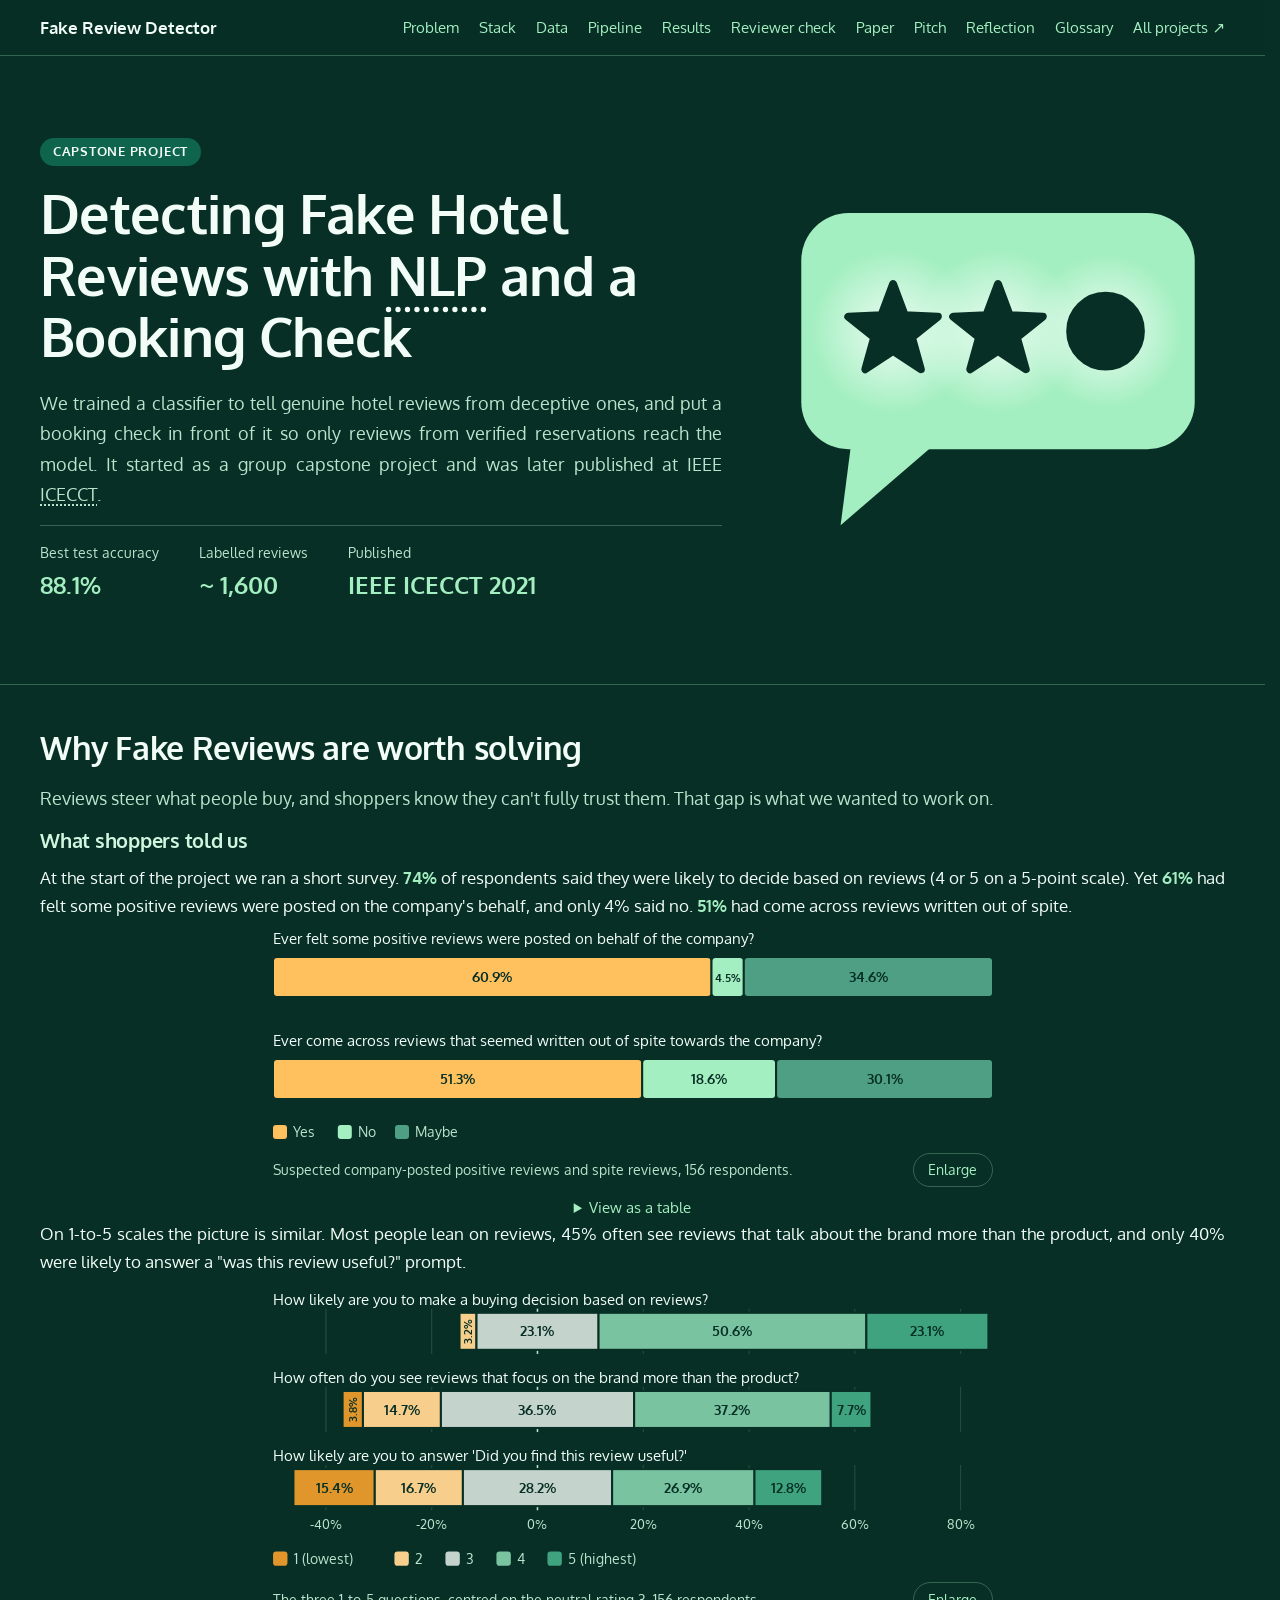
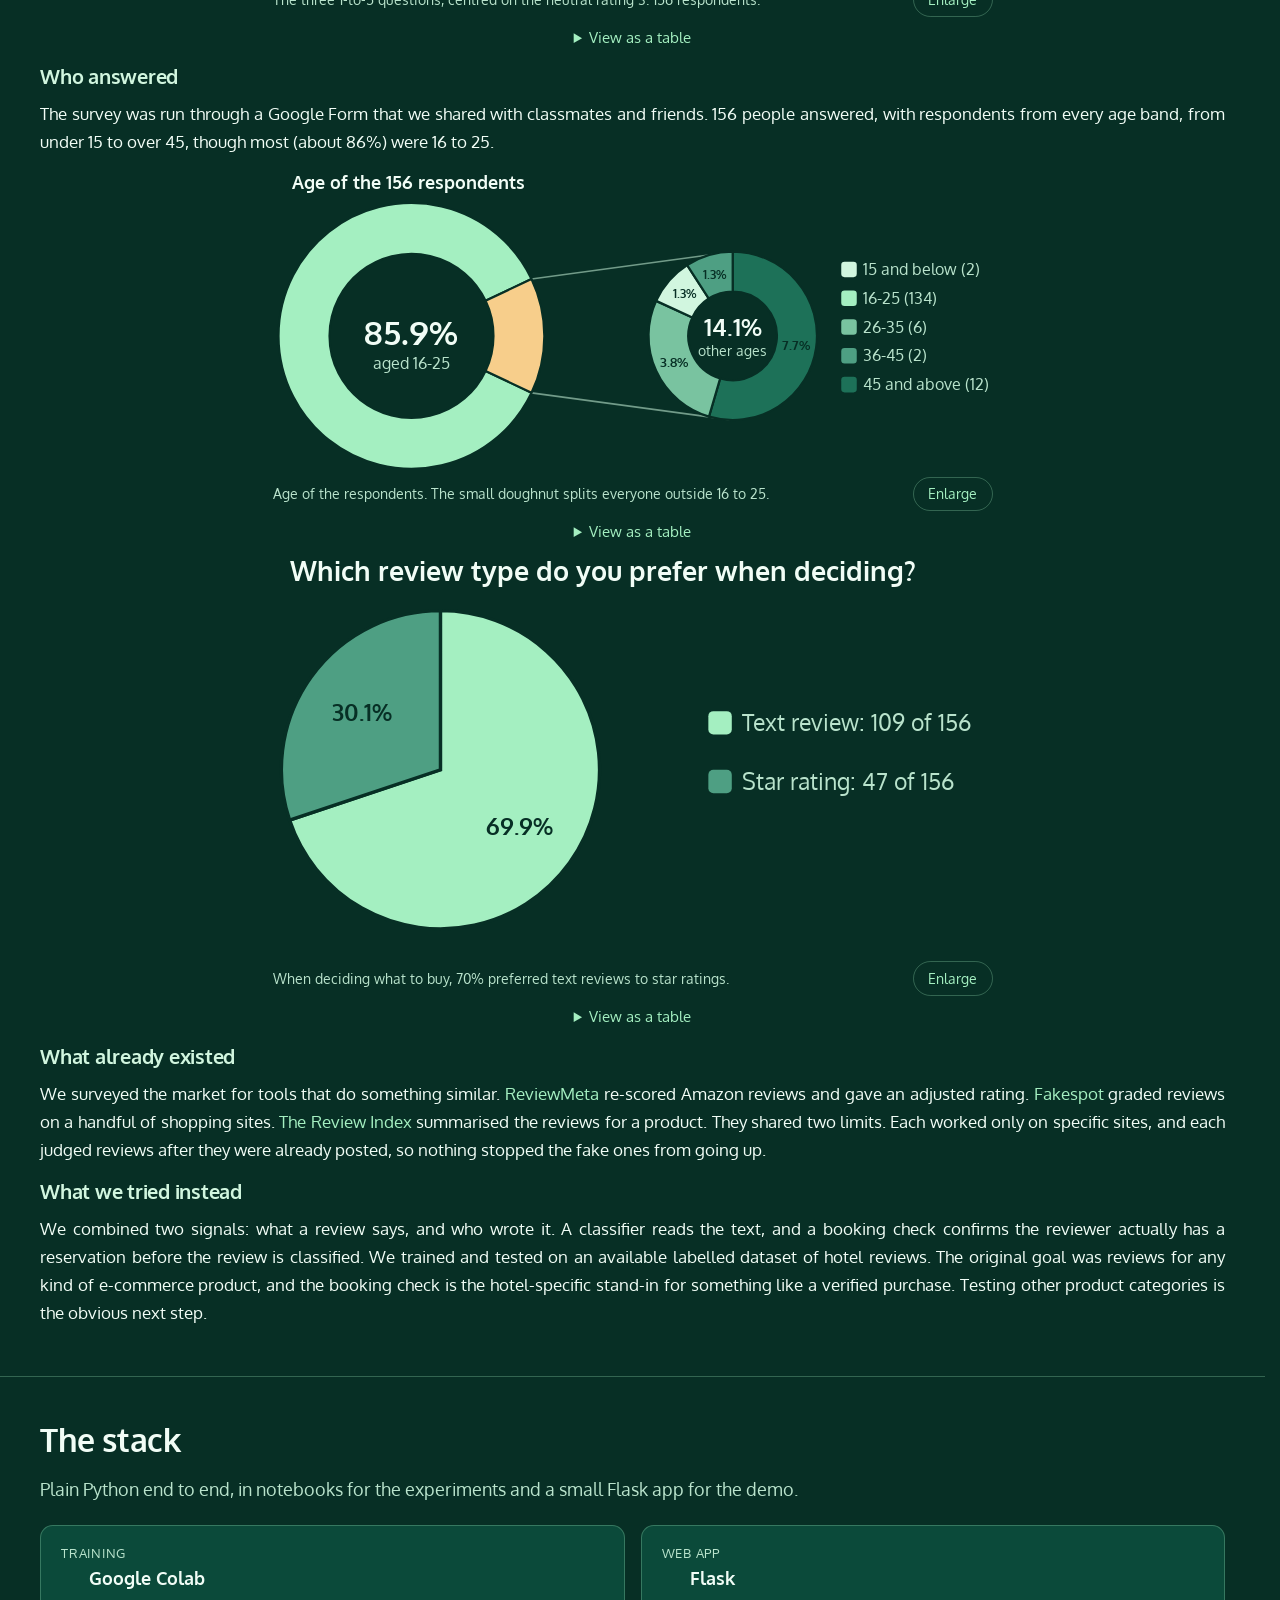
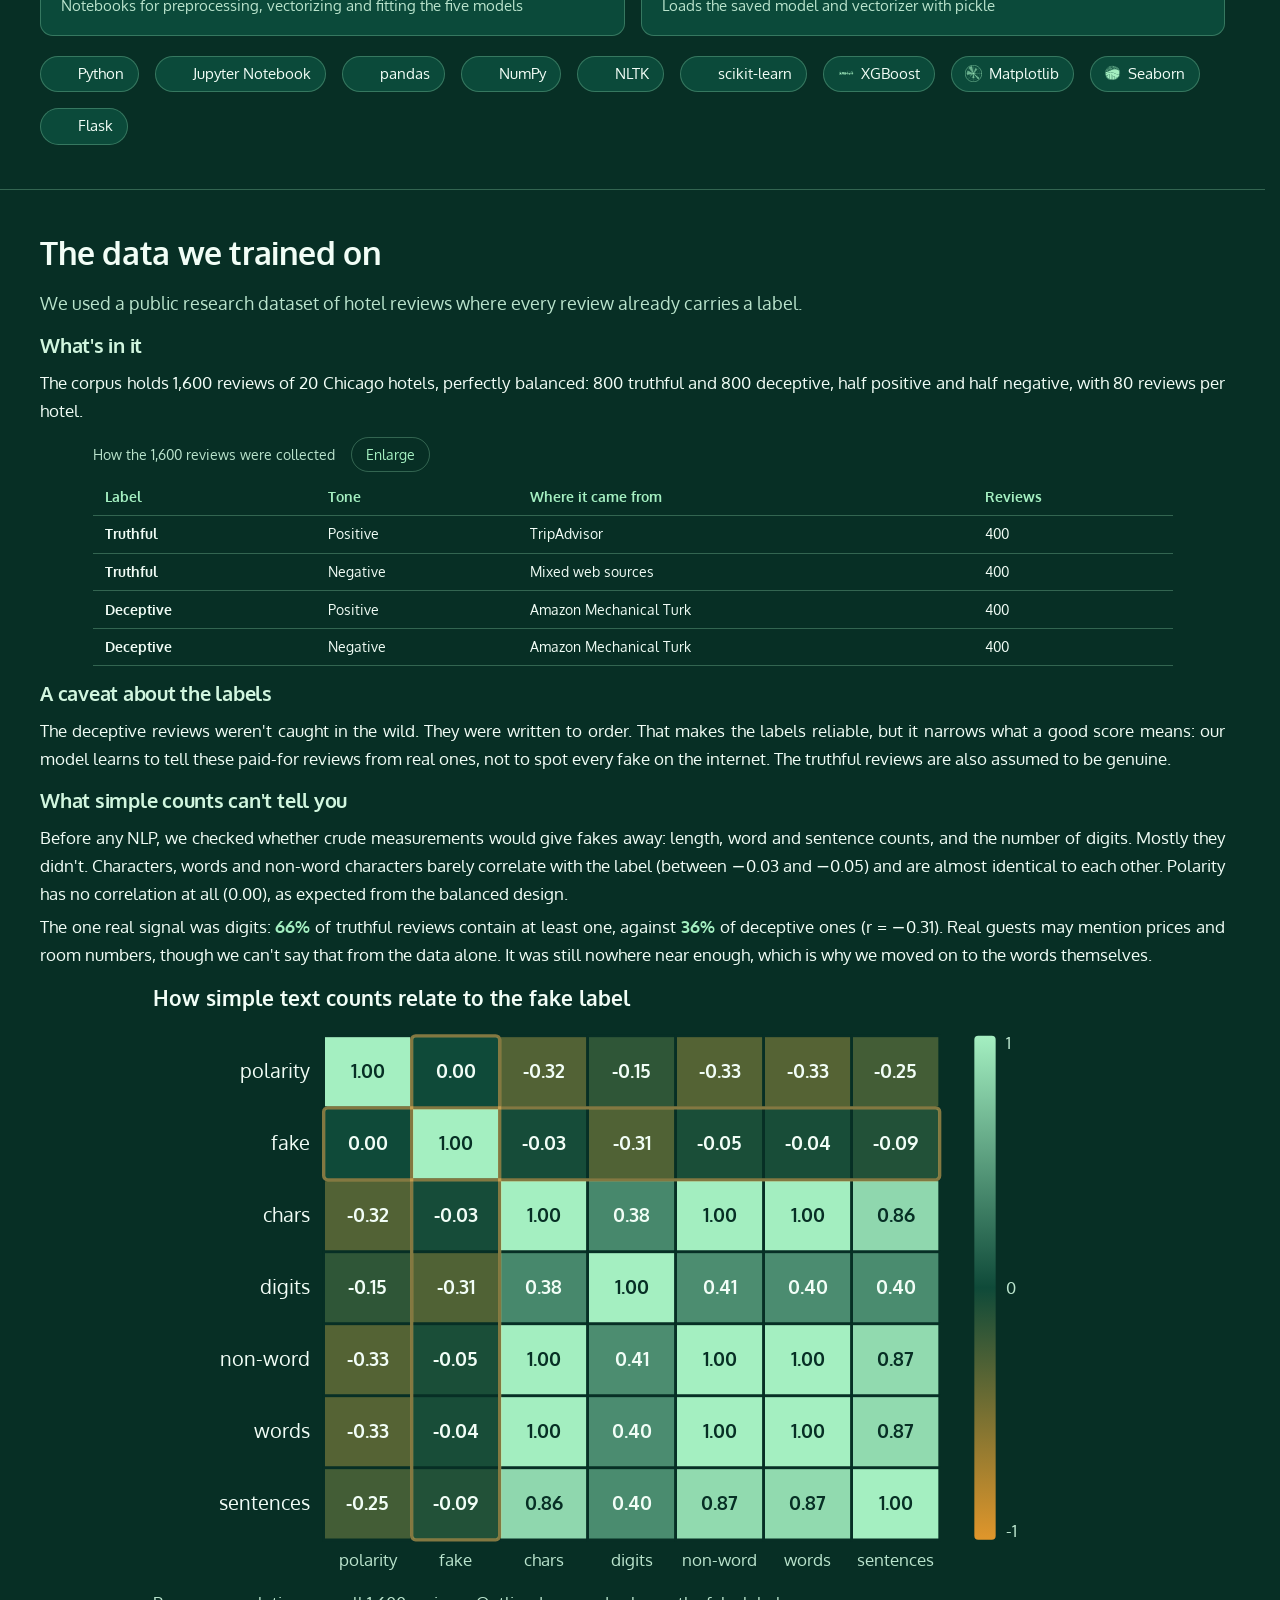
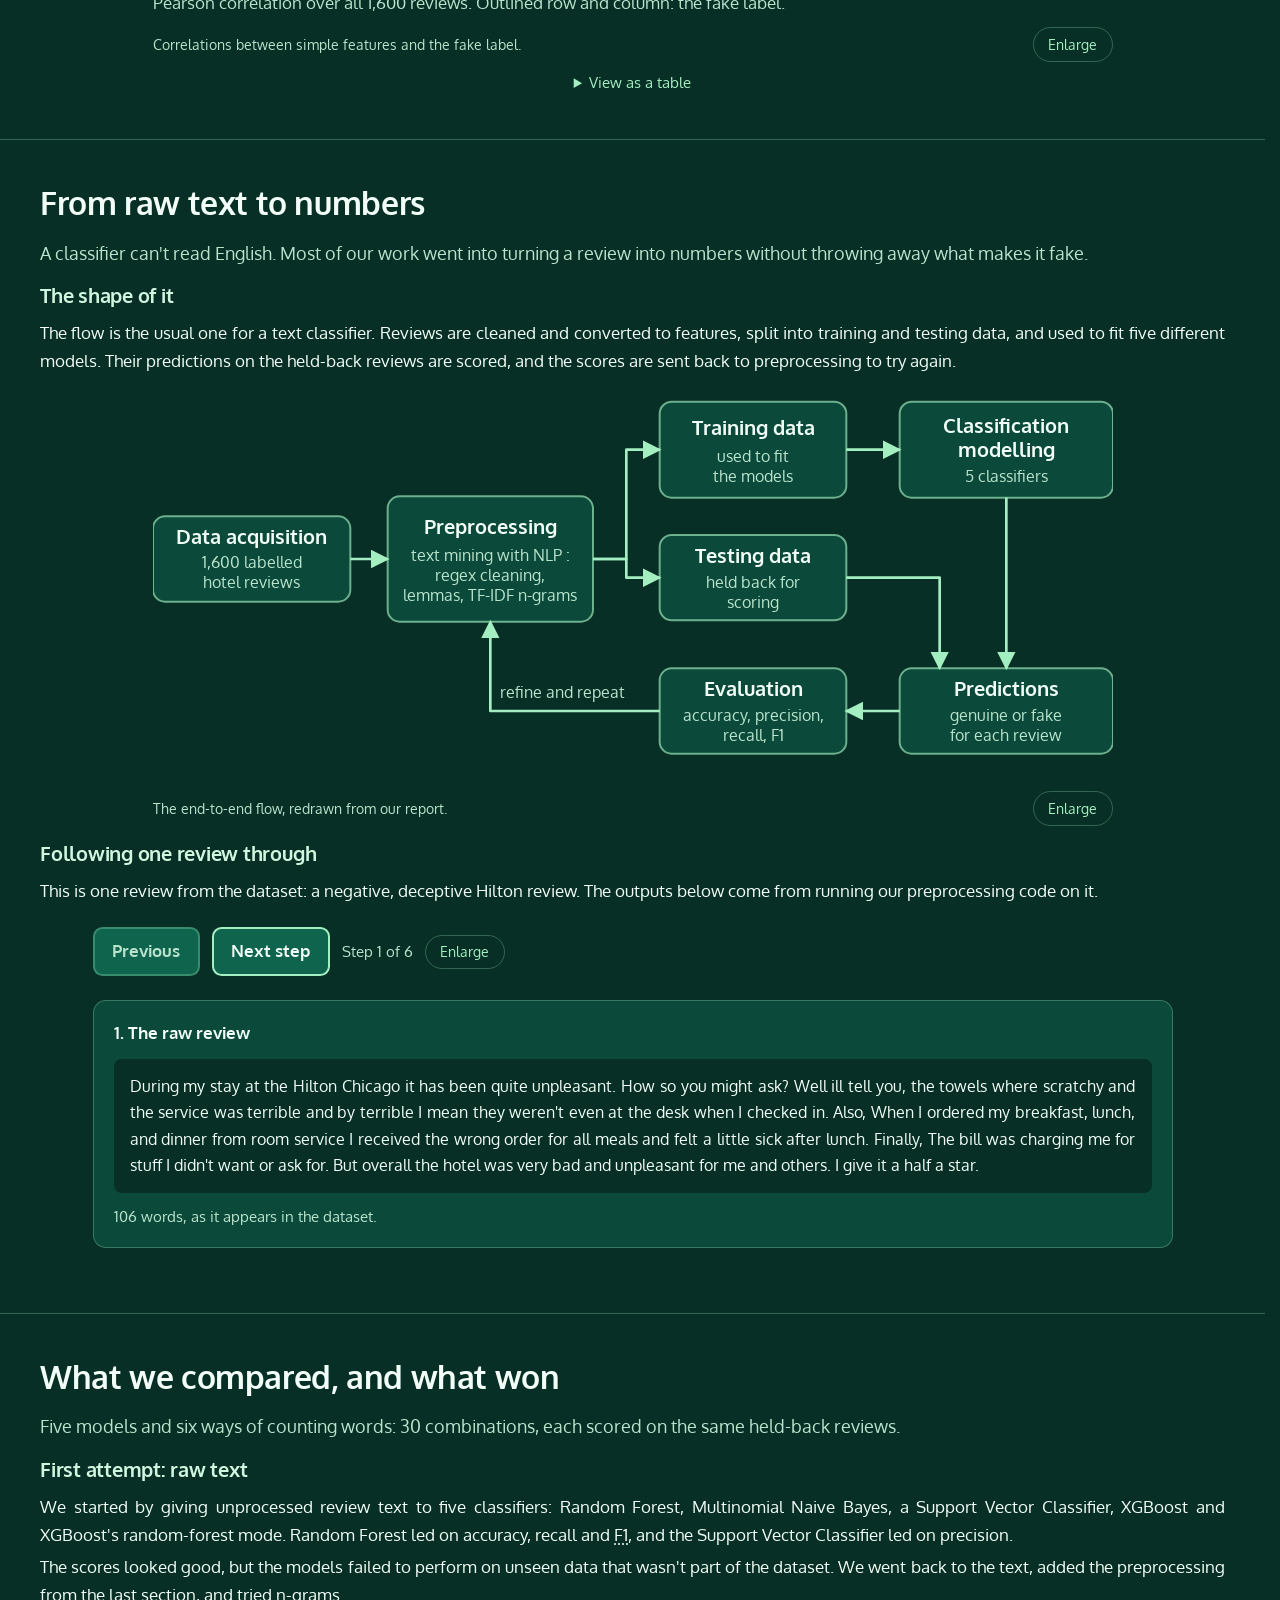
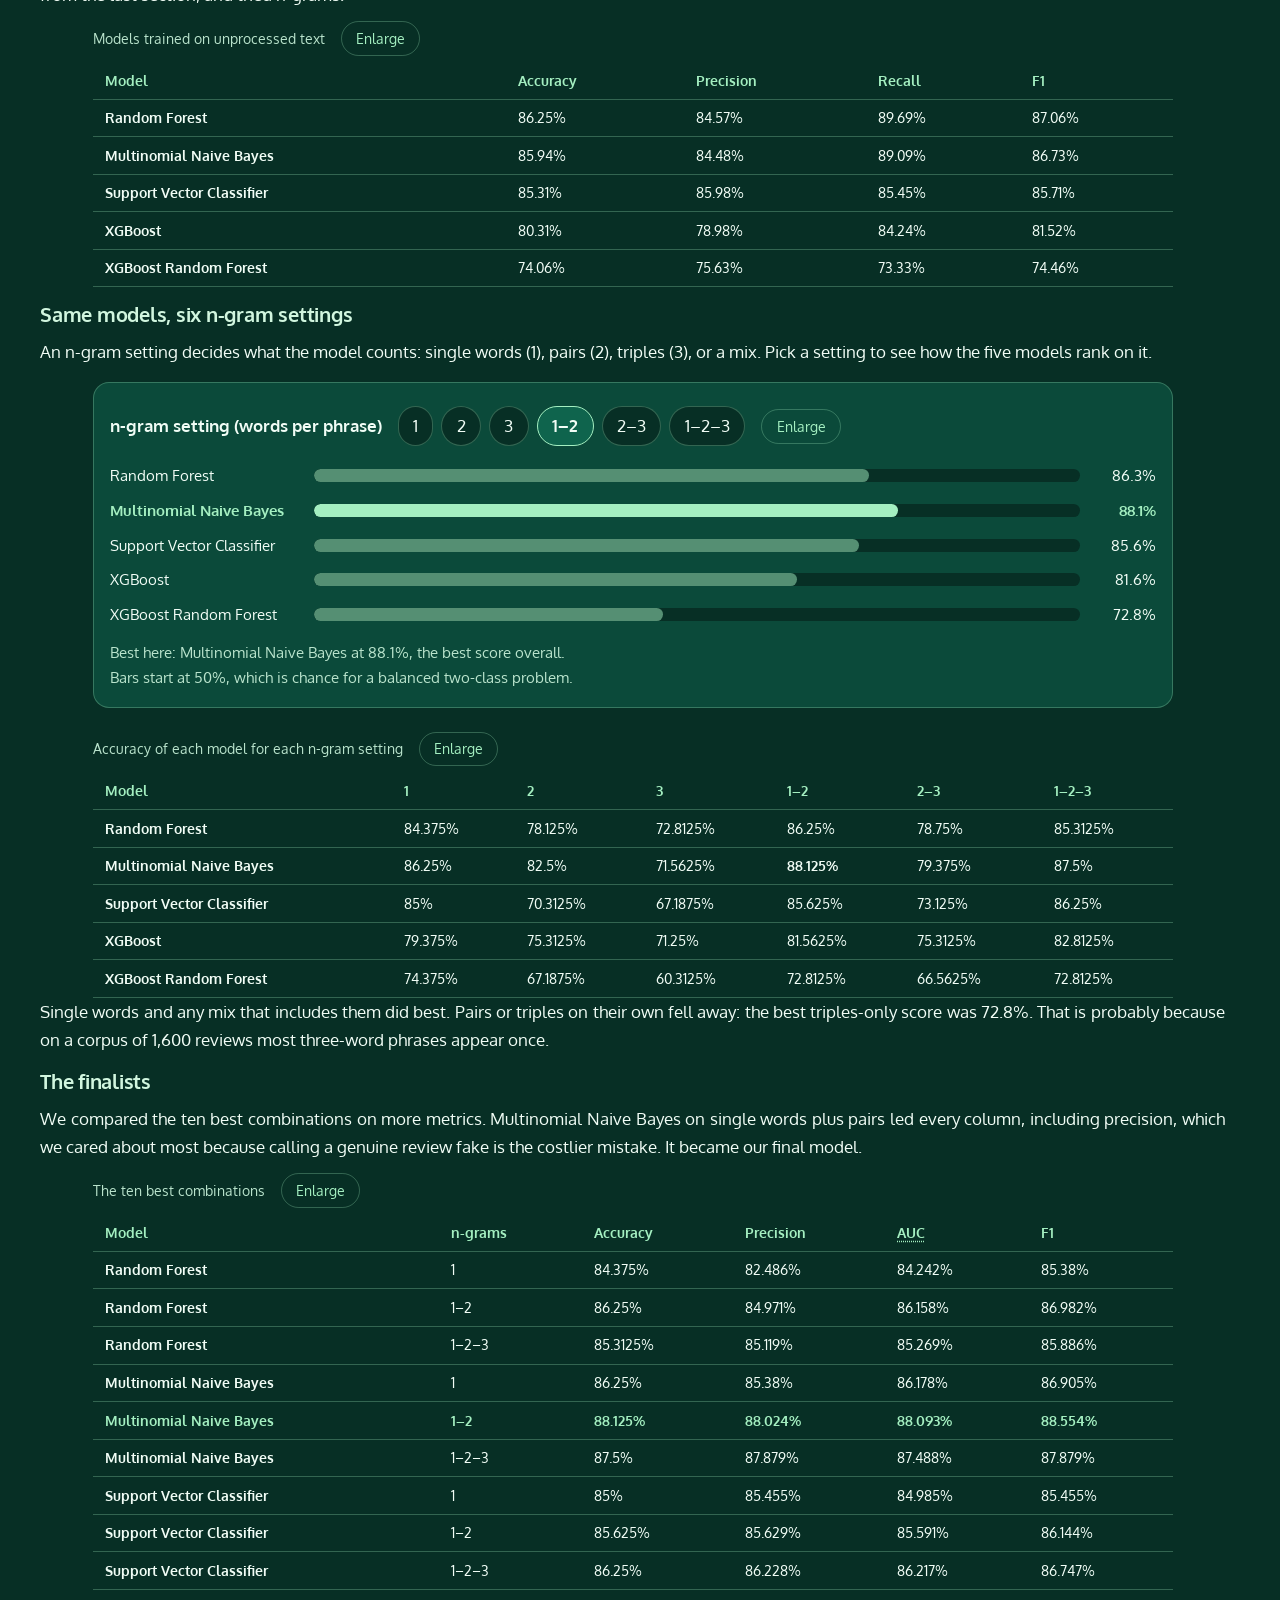
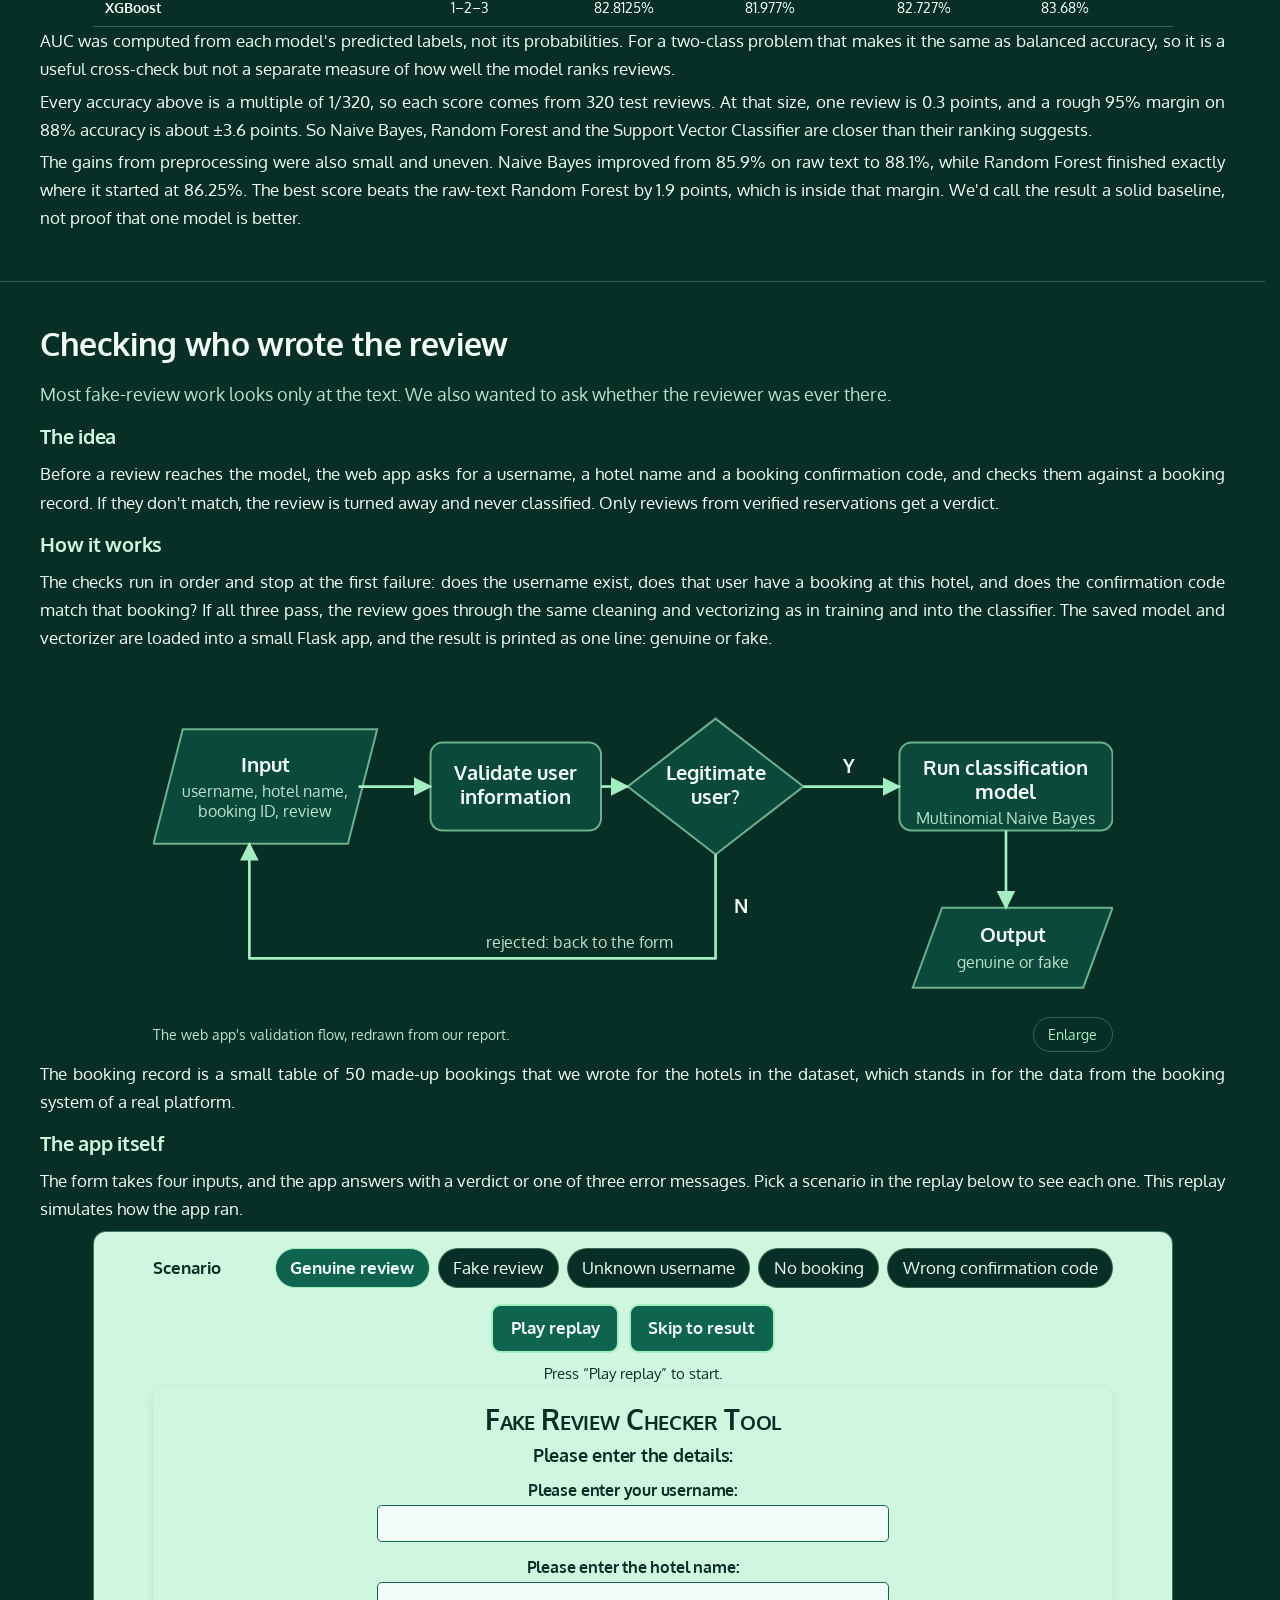
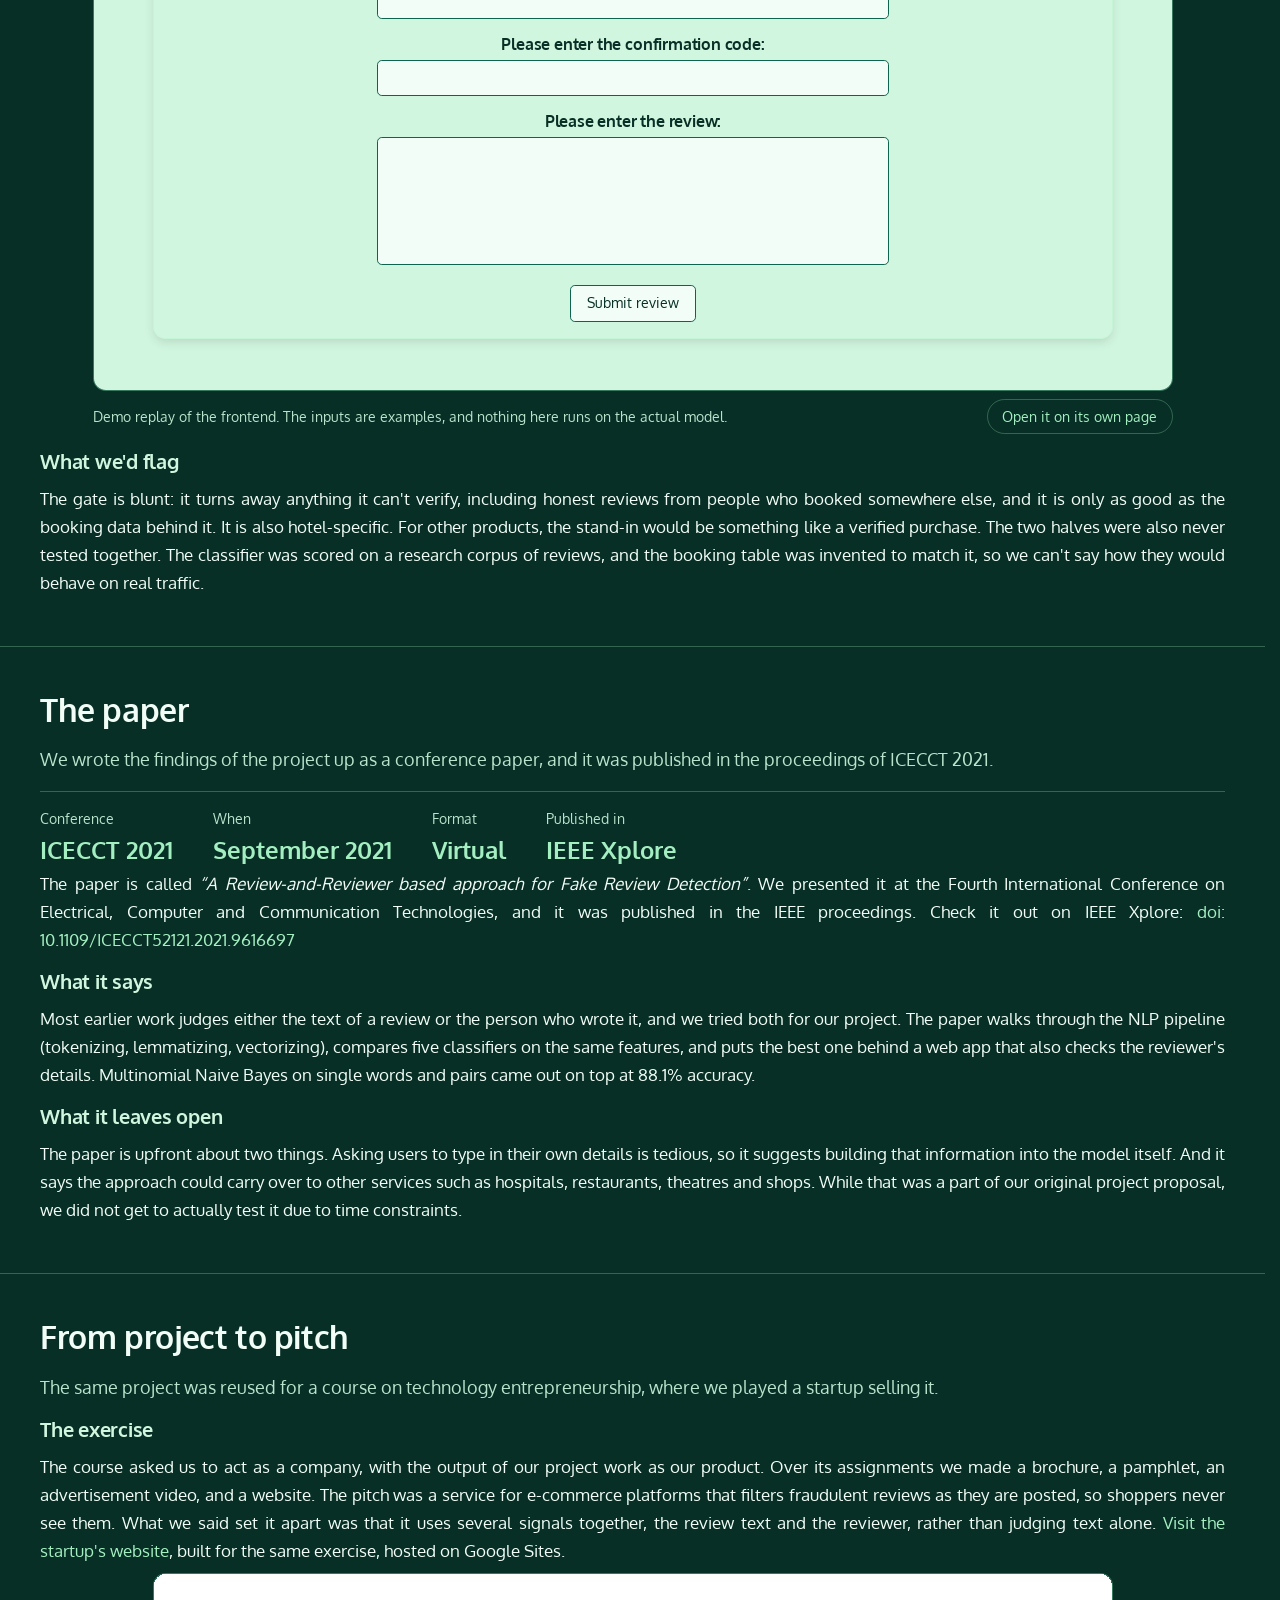
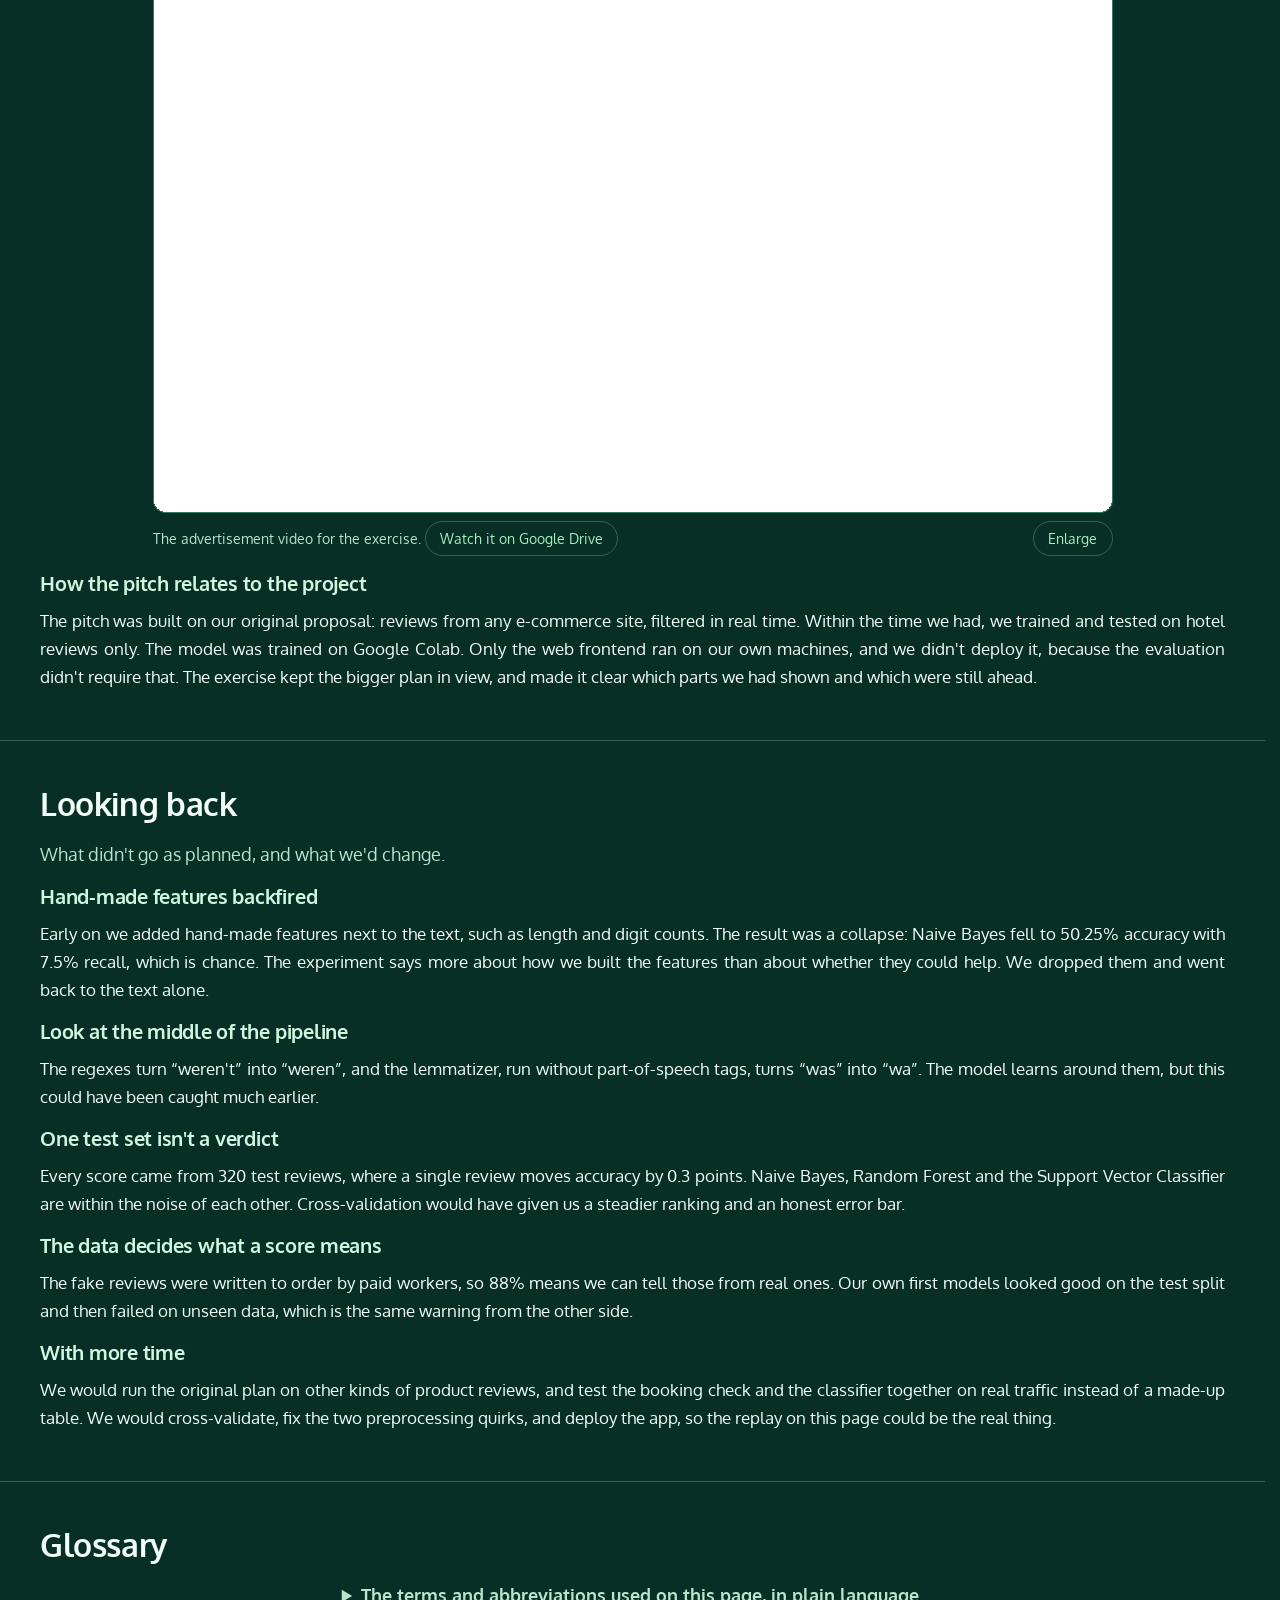
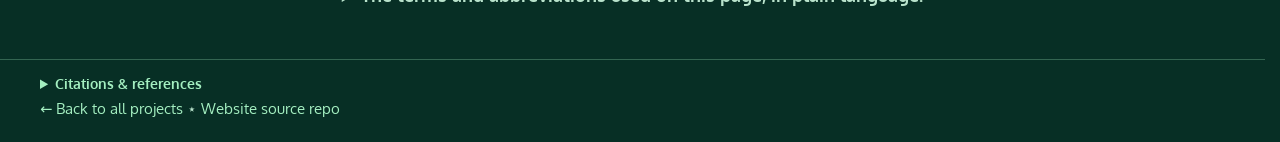
<file: index.html>
<!DOCTYPE html>
<html lang="en">
<head>
  <meta charset="utf-8">
  <meta name="viewport" content="width=device-width, initial-scale=1">
  <title>Fake Review Detection using Machine Learning</title>
  <meta name="description" content="A capstone project that detects fake hotel reviews with an NLP pipeline and a classifier, plus a booking check on the reviewer. Published at IEEE ICECCT 2021.">
  <meta name="theme-color" content="#072F25">
  <meta name="color-scheme" content="dark">
  <link rel="canonical" href="https://rugvedb133.github.io/fake-review-detector/">
  <!-- Open Graph -->
  <meta property="og:type" content="website">
  <meta property="og:title" content="Fake Review Detection using Machine Learning">
  <meta property="og:description" content="Detecting fake hotel reviews with NLP and a booking check.">
  <meta property="og:url" content="https://rugvedb133.github.io/fake-review-detector/">
  <meta property="og:image" content="https://rugvedb133.github.io/fake-review-detector/images/social-preview.png">
  <meta property="og:image:width" content="1200">
  <meta property="og:image:height" content="630">
  <meta property="og:image:alt" content="A mint speech bubble holding two stars and a dot, beside the title Fake Review Detection using Machine Learning.">
  <!-- Twitter Card -->
  <meta name="twitter:card" content="summary_large_image">
  <meta name="twitter:title" content="Fake Review Detection using Machine Learning">
  <meta name="twitter:description" content="Detecting fake hotel reviews with NLP and a booking check.">
  <meta name="twitter:image" content="https://rugvedb133.github.io/fake-review-detector/images/social-preview.png">
  <meta name="twitter:image:alt" content="A mint speech bubble holding two stars and a dot, beside the title Fake Review Detection using Machine Learning.">
  <!-- Icons -->
  <link rel="icon" href="favicon.svg" type="image/svg+xml">
  <link rel="icon" href="favicon.ico" sizes="48x48">
  <link rel="apple-touch-icon" href="apple-touch-icon.png">
  <!-- Fonts -->
  <link rel="preconnect" href="https://fonts.googleapis.com">
  <link rel="preconnect" href="https://fonts.gstatic.com" crossorigin>
  <link rel="stylesheet" href="https://fonts.googleapis.com/css2?family=Oxygen:wght@400;700&display=swap">
  <!-- Stylesheet and script -->
  <link rel="stylesheet" href="styles.css">
  <script src="script.js" defer></script>
</head>
<body id="top">
  <a class="skip-link" href="#main">Skip to content</a>

  <header class="site-header">
    <div class="wrap bar">
      <a class="brand" href="#top">Fake Review Detector</a>
      <nav aria-label="Page">
        <ul>
          <li><a href="#problem">Problem</a></li>
          <li><a href="#stack">Stack</a></li>
          <li><a href="#data">Data</a></li>
          <li><a href="#pipeline">Pipeline</a></li>
          <li><a href="#results">Results</a></li>
          <li><a href="#reviewer">Reviewer check</a></li>
          <li><a href="#paper">Paper</a></li>
          <li><a href="#startup">Pitch</a></li>
          <li><a href="#reflection">Reflection</a></li>
          <li><a href="#glossary">Glossary</a></li>
          <li id="projects"><a href="/projects.html">All projects ↗</a></li>
        </ul>
      </nav>
    </div>
  </header>

  <main id="main">
    <section class="hero" aria-labelledby="hero-title">
      <div class="wrap hero-grid">
        <div class="hero-text">
          <p class="tag">Capstone Project</p>
          <h1 id="hero-title">Detecting Fake Hotel Reviews with <abbr title="Natural Language Processing">NLP</abbr> and a Booking Check</h1>
          <p class="lede">
            We trained a classifier to tell genuine hotel reviews from deceptive ones, and put a booking check in front of it so only reviews from verified reservations reach the model.
            It started as a group capstone project and was later published at IEEE <abbr title="International Conference on Electrical, Computer and Communication Technologies">ICECCT</abbr>.
          </p>
          <dl class="stats">
            <div>
              <dt>Best test accuracy</dt>
              <dd>88.1%</dd>
            </div>
            <div>
              <dt>Labelled reviews</dt>
              <dd>~ 1,600</dd>
            </div>
            <div>
              <dt>Published</dt>
              <dd class="explain" title="2021 Fourth International Conference on Electrical, Computer and Communication Technologies (ICECCT)">IEEE ICECCT 2021</dd>
            </div>
          </dl>
        </div>
        <div class="hero-art">
          <object data="images/hero-bubble.svg" type="image/svg+xml" aria-hidden="true">
            <img src="images/hero-bubble.svg" alt="" width="320" height="260">
          </object>
        </div>
      </div>
    </section>

    <section class="section" id="problem" aria-labelledby="problem-title">
      <div class="wrap">
        <h2 id="problem-title">Why Fake Reviews are worth solving</h2>
        <p class="lede">
          Reviews steer what people buy, and shoppers know they can't fully trust them. That gap is what we wanted to work on.
        </p>

        <h3 id="survey">What shoppers told us</h3>
        <p>
          At the start of the project we ran a short survey. <strong>74%</strong> of respondents said they were likely to decide based on reviews (4 or 5 on a 5-point scale).
          Yet <strong>61%</strong> had felt some positive reviews were posted on the company's behalf, and only 4% said no. <strong>51%</strong> had come across reviews written out of spite.
        </p>
        <figure class="chart" id="fig-survey-trust">
          <object data="images/survey-trust.svg" type="image/svg+xml" role="img" aria-label="Stacked bars of survey answers about suspected paid-for positive reviews and spite reviews" style="aspect-ratio: 720 / 216">
            <img src="images/survey-trust.svg" alt="Bar chart: 60.9% of respondents suspect some positive reviews are posted by the company, and 51.3% have seen spite reviews." width="720" height="216">
          </object>
          <figcaption>
            <span class="caption-text">Suspected company-posted positive reviews and spite reviews, 156 respondents.</span>
            <button type="button" class="enlarge" data-target="fig-survey-trust">Enlarge<span class="visually-hidden"> the trust questions chart</span></button>
          </figcaption>
        </figure>
        <details class="table-toggle">
          <summary>View as a table</summary>
          <div class="table-scroll" id="tbl-survey-trust" role="group" tabindex="0" aria-label="Answers to the two trust questions (156 respondents)">
            <table class="data-table" aria-labelledby="cap-tbl-survey-trust">
              <caption>
                <span class="caption-inner">
                  <span class="caption-text" id="cap-tbl-survey-trust">Answers to the two trust questions (156 respondents)</span>
                  <button type="button" class="enlarge" data-target="tbl-survey-trust">Enlarge<span class="visually-hidden"> the trust questions table</span></button>
                </span>
              </caption>
              <thead>
                <tr>
                  <th scope="col">Question</th>
                  <th scope="col">Yes</th>
                  <th scope="col">No</th>
                  <th scope="col">Maybe</th>
                </tr>
              </thead>
              <tbody>
                <tr>
                  <th scope="row">Positive reviews posted on behalf of the company</th>
                  <td>95 (60.9%)</td>
                  <td>7 (4.5%)</td>
                  <td>54 (34.6%)</td>
                </tr>
                <tr>
                  <th scope="row">Reviews written out of spite</th>
                  <td>80 (51.3%)</td>
                  <td>29 (18.6%)</td>
                  <td>47 (30.1%)</td>
                </tr>
              </tbody>
            </table>
          </div>
        </details>
        <p>
          On 1-to-5 scales the picture is similar. Most people lean on reviews, 45% often see reviews that talk about the brand more than the product, and only 40% were likely to answer a "was this review useful?" prompt.
        </p>
        <figure class="chart" id="fig-survey-likelihood">
          <object data="images/survey-likelihood.svg" type="image/svg+xml" role="img" aria-label="Diverging bars of three questions answered on a 1 to 5 scale, centred on the neutral rating" style="aspect-ratio: 700 / 282">
            <img src="images/survey-likelihood.svg" alt="Diverging bar chart of three 1 to 5 questions. 73.7% rated their likelihood of deciding from reviews 4 or 5." width="720" height="282">
          </object>
          <figcaption>
            <span class="caption-text">The three 1-to-5 questions, centred on the neutral rating 3. 156 respondents.</span>
            <button type="button" class="enlarge" data-target="fig-survey-likelihood">Enlarge<span class="visually-hidden"> the 1 to 5 questions chart</span></button>
          </figcaption>
        </figure>
        <details class="table-toggle">
          <summary>View as a table</summary>
          <div class="table-scroll" id="tbl-survey-likelihood" role="group" tabindex="0" aria-label="Answers on a 1 to 5 scale (156 respondents)">
            <table class="data-table" aria-labelledby="cap-tbl-survey-likelihood">
              <caption>
                <span class="caption-inner">
                  <span class="caption-text" id="cap-tbl-survey-likelihood">Answers on a 1 to 5 scale (156 respondents)</span>
                  <button type="button" class="enlarge" data-target="tbl-survey-likelihood">Enlarge<span class="visually-hidden"> the 1 to 5 questions table</span></button>
                </span>
              </caption>
              <thead>
                <tr>
                  <th scope="col">Question</th>
                  <th scope="col">1 (lowest)</th>
                  <th scope="col">2</th>
                  <th scope="col">3</th>
                  <th scope="col">4</th>
                  <th scope="col">5 (highest)</th>
                </tr>
              </thead>
              <tbody>
                <tr>
                  <th scope="row">Likely to decide based on reviews</th>
                  <td>0 (0.0%)</td>
                  <td>5 (3.2%)</td>
                  <td>36 (23.1%)</td>
                  <td>79 (50.6%)</td>
                  <td>36 (23.1%)</td>
                </tr>
                <tr>
                  <th scope="row">Reviews focus on the brand, not the product</th>
                  <td>6 (3.8%)</td>
                  <td>23 (14.7%)</td>
                  <td>57 (36.5%)</td>
                  <td>58 (37.2%)</td>
                  <td>12 (7.7%)</td>
                </tr>
                <tr>
                  <th scope="row">Likely to answer &ldquo;Did you find this review useful?&rdquo;</th>
                  <td>24 (15.4%)</td>
                  <td>26 (16.7%)</td>
                  <td>44 (28.2%)</td>
                  <td>42 (26.9%)</td>
                  <td>20 (12.8%)</td>
                </tr>
              </tbody>
            </table>
          </div>
        </details>

        <h3>Who answered</h3>
        <p>
          The survey was run through a Google Form that we shared with classmates and friends.
          156 people answered, with respondents from every age band, from under 15 to over 45, though most (about 86%) were 16 to 25.
        </p>
        <figure class="chart" id="fig-survey-age">
          <object data="images/survey-age.svg" type="image/svg+xml" role="img" aria-label="Doughnut chart of respondents' ages, with a second doughnut splitting the other ages" style="aspect-ratio: 650 / 275">
            <img src="images/survey-age.svg" alt="Doughnut chart: 85.9% of respondents are aged 16 to 25. A second doughnut splits the remaining 22 people by age group." width="650" height="275">
          </object>
          <figcaption>
            <span class="caption-text">Age of the respondents. The small doughnut splits everyone outside 16 to 25.</span>
            <button type="button" class="enlarge" data-target="fig-survey-age">Enlarge<span class="visually-hidden"> the age chart</span></button>
          </figcaption>
        </figure>
        <details class="table-toggle">
          <summary>View as a table</summary>
          <div class="table-scroll" id="tbl-survey-age" role="group" tabindex="0" aria-label="Age group (all 156 respondents; 16–25 includes 2 who left age blank)">
            <table class="data-table" aria-labelledby="cap-tbl-survey-age">
              <caption>
                <span class="caption-inner">
                  <span class="caption-text" id="cap-tbl-survey-age">Age group (all 156 respondents; 16&ndash;25 includes 2 who left age blank)</span>
                  <button type="button" class="enlarge" data-target="tbl-survey-age">Enlarge<span class="visually-hidden"> the age table</span></button>
                </span>
              </caption>
              <thead>
                <tr>
                  <th scope="col">Age group</th>
                  <th scope="col">Respondents</th>
                </tr>
              </thead>
              <tbody>
                <tr>
                  <th scope="row">15 and below</th>
                  <td>2 (1.3%)</td>
                </tr>
                <tr>
                  <th scope="row">16&ndash;25</th>
                  <td>134 (85.9%)</td>
                </tr>
                <tr>
                  <th scope="row">26&ndash;35</th>
                  <td>6 (3.8%)</td>
                </tr>
                <tr>
                  <th scope="row">36&ndash;45</th>
                  <td>2 (1.3%)</td>
                </tr>
                <tr>
                  <th scope="row">45 and above</th>
                  <td>12 (7.7%)</td>
                </tr>
              </tbody>
            </table>
          </div>
        </details>
        <figure class="chart" id="fig-survey-preference">
          <object data="images/survey-preference.svg" type="image/svg+xml" role="img" aria-label="Pie chart of preferred review type" style="aspect-ratio: 430 / 240">
            <img src="images/survey-preference.svg" alt="Pie chart: 69.9% of respondents prefer text reviews and 30.1% prefer star ratings." width="430" height="240">
          </object>
          <figcaption>
            <span class="caption-text">When deciding what to buy, 70% preferred text reviews to star ratings.</span>
            <button type="button" class="enlarge" data-target="fig-survey-preference">Enlarge<span class="visually-hidden"> the review type chart</span></button>
          </figcaption>
        </figure>
        <details class="table-toggle">
          <summary>View as a table</summary>
          <div class="table-scroll" id="tbl-survey-preference" role="group" tabindex="0" aria-label="Preferred review type (156 respondents)">
            <table class="data-table" aria-labelledby="cap-tbl-survey-preference">
              <caption>
                <span class="caption-inner">
                  <span class="caption-text" id="cap-tbl-survey-preference">Preferred review type (156 respondents)</span>
                  <button type="button" class="enlarge" data-target="tbl-survey-preference">Enlarge<span class="visually-hidden"> the review type table</span></button>
                </span>
              </caption>
              <thead>
                <tr>
                  <th scope="col">Type</th>
                  <th scope="col">Respondents</th>
                </tr>
              </thead>
              <tbody>
                <tr>
                  <th scope="row">Text review</th>
                  <td>109 (69.9%)</td>
                </tr>
                <tr>
                  <th scope="row">Star rating</th>
                  <td>47 (30.1%)</td>
                </tr>
              </tbody>
            </table>
          </div>
        </details>

        <h3>What already existed</h3>
        <p>
          We surveyed the market for tools that do something similar. <a href="https://web.archive.org/web/2020/https://reviewmeta.com/" title="(Archived version) ReviewMeta.com - Amazon Review Checker">ReviewMeta<span class="visually-hidden"> (archived version)</span></a> re-scored Amazon reviews and gave an adjusted rating. <a href="https://web.archive.org/web/2020/https://www.fakespot.com/" title="(Archived version) Fakespot | Analyze and identify fake reviews and counterfeits">Fakespot<span class="visually-hidden"> (archived version)</span></a> graded reviews on a handful of shopping sites. <a href="https://web.archive.org/web/2020/https://thereviewindex.com/" title="(Archived version)  Review Summarizer for Gadget Reviews">The Review Index<span class="visually-hidden"> (archived version)</span></a> summarised the reviews for a product.
          They shared two limits. Each worked only on specific sites, and each judged reviews after they were already posted, so nothing stopped the fake ones from going up.
        </p>

        <h3>What we tried instead</h3>
        <p>
          We combined two signals: what a review says, and who wrote it. A classifier reads the text, and a booking check confirms the reviewer actually has a reservation before the review is classified.
          We trained and tested on an available labelled dataset of hotel reviews. The original goal was reviews for any kind of e-commerce product, and the booking check is the hotel-specific stand-in for something like a verified purchase. Testing other product categories is the obvious next step.
        </p>
      </div>
    </section>

    <section class="section" id="stack" aria-labelledby="stack-title">
      <div class="wrap">
        <h2 id="stack-title">The stack</h2>
        <p class="lede">
          Plain Python end to end, in notebooks for the experiments and a small Flask app for the demo.
        </p>

        <dl class="stack-cards">
          <div class="stack-card">
            <dt class="stack-label">Training</dt>
            <dd class="stack-name" data-tool="googlecolab">Google Colab</dd>
            <dd class="stack-note">Notebooks for preprocessing, vectorizing and fitting the five models</dd>
          </div>
          <div class="stack-card">
            <dt class="stack-label">Web app</dt>
            <dd class="stack-name" data-tool="flask">Flask</dd>
            <dd class="stack-note">Loads the saved model and vectorizer with pickle</dd>
          </div>
        </dl>

        <ul class="tools">
          <li class="tool" data-tool="python">Python</li>
          <li class="tool" data-tool="jupyter">Jupyter Notebook</li>
          <li class="tool" data-tool="pandas">pandas</li>
          <li class="tool" data-tool="numpy">NumPy</li>
          <li class="tool" data-tool="nltk">NLTK</li>
          <li class="tool" data-tool="scikitlearn">scikit-learn</li>
          <li class="tool" data-tool="xgboost">XGBoost</li>
          <li class="tool" data-tool="matplotlib">Matplotlib</li>
          <li class="tool" data-tool="seaborn">Seaborn</li>
          <li class="tool" data-tool="flask">Flask</li>
        </ul>
      </div>
    </section>

    <section class="section" id="data" aria-labelledby="data-title">
      <div class="wrap">
        <h2 id="data-title">The data we trained on</h2>
        <p class="lede">
          We used a public research dataset of hotel reviews where every review already carries a label.
        </p>

        <h3>What's in it</h3>
        <p>
          The corpus holds 1,600 reviews of 20 Chicago hotels, perfectly balanced: 800 truthful and 800 deceptive, half positive and half negative, with 80 reviews per hotel.
        </p>
        <div class="table-scroll" id="tbl-dataset" role="group" tabindex="0" aria-label="How the 1,600 reviews were collected">
          <table class="data-table" aria-labelledby="cap-tbl-dataset">
            <caption>
              <span class="caption-inner">
                <span class="caption-text" id="cap-tbl-dataset">How the 1,600 reviews were collected</span>
                <button type="button" class="enlarge" data-target="tbl-dataset">Enlarge<span class="visually-hidden"> the dataset table</span></button>
              </span>
            </caption>
            <thead>
              <tr>
                <th scope="col">Label</th>
                <th scope="col">Tone</th>
                <th scope="col">Where it came from</th>
                <th scope="col">Reviews</th>
              </tr>
            </thead>
            <tbody>
              <tr>
                <th scope="row">Truthful</th>
                <td>Positive</td>
                <td>TripAdvisor</td>
                <td>400</td>
              </tr>
              <tr>
                <th scope="row">Truthful</th>
                <td>Negative</td>
                <td>Mixed web sources</td>
                <td>400</td>
              </tr>
              <tr>
                <th scope="row">Deceptive</th>
                <td>Positive</td>
                <td>Amazon Mechanical Turk</td>
                <td>400</td>
              </tr>
              <tr>
                <th scope="row">Deceptive</th>
                <td>Negative</td>
                <td>Amazon Mechanical Turk</td>
                <td>400</td>
              </tr>
            </tbody>
          </table>
        </div>

        <h3>A caveat about the labels</h3>
        <p>
          The deceptive reviews weren't caught in the wild. They were written to order. That makes the labels reliable, but it narrows what a good score means: our model learns to tell these paid-for reviews from real ones, not to spot every fake on the internet. The truthful reviews are also assumed to be genuine.
        </p>

        <h3>What simple counts can't tell you</h3>
        <p>
          Before any NLP, we checked whether crude measurements would give fakes away: length, word and sentence counts, and the number of digits. Mostly they didn't. Characters, words and non-word characters barely correlate with the label (between &minus;0.03 and &minus;0.05) and are almost identical to each other. Polarity has no correlation at all (0.00), as expected from the balanced design.
        </p>
        <p>
          The one real signal was digits: <strong>66%</strong> of truthful reviews contain at least one, against <strong>36%</strong> of deceptive ones (r = &minus;0.31). Real guests may mention prices and room numbers, though we can't say that from the data alone. It was still nowhere near enough, which is why we moved on to the words themselves.
        </p>
        <figure class="chart" id="fig-correlation-heatmap">
          <object data="images/correlation-heatmap.svg" type="image/svg+xml" role="img" aria-label="Heatmap of correlations between simple text features and the fake label" style="aspect-ratio: 720 / 482">
            <img src="images/correlation-heatmap.svg" alt="Correlation heatmap: only the digit count correlates noticeably with the fake label (-0.31); length-type features are near zero." width="720" height="482">
          </object>
          <figcaption>
            <span class="caption-text">Correlations between simple features and the fake label.</span>
            <button type="button" class="enlarge" data-target="fig-correlation-heatmap">Enlarge<span class="visually-hidden"> the correlation heatmap</span></button>
          </figcaption>
        </figure>
        <details class="table-toggle">
          <summary>View as a table</summary>
          <div class="table-scroll" id="tbl-heatmap" role="group" tabindex="0" aria-label="Pearson correlations, 1,600 reviews">
            <table class="data-table" aria-labelledby="cap-tbl-heatmap">
              <caption>
                <span class="caption-inner">
                  <span class="caption-text" id="cap-tbl-heatmap">Pearson correlations, 1,600 reviews</span>
                  <button type="button" class="enlarge" data-target="tbl-heatmap">Enlarge<span class="visually-hidden"> the correlation table</span></button>
                </span>
              </caption>
              <thead>
                <tr>
                  <td></td>
                  <th scope="col">polarity</th>
                  <th scope="col">fake</th>
                  <th scope="col">characters</th>
                  <th scope="col">digits</th>
                  <th scope="col">non-word characters</th>
                  <th scope="col">words</th>
                  <th scope="col">sentences</th>
                </tr>
              </thead>
              <tbody>
                <tr>
                  <th scope="row">polarity</th>
                  <td>1.00</td>
                  <td>0.00</td>
                  <td>-0.32</td>
                  <td>-0.15</td>
                  <td>-0.33</td>
                  <td>-0.33</td>
                  <td>-0.25</td>
                </tr>
                <tr>
                  <th scope="row">fake</th>
                  <td>0.00</td>
                  <td>1.00</td>
                  <td>-0.03</td>
                  <td>-0.31</td>
                  <td>-0.05</td>
                  <td>-0.04</td>
                  <td>-0.09</td>
                </tr>
                <tr>
                  <th scope="row">characters</th>
                  <td>-0.32</td>
                  <td>-0.03</td>
                  <td>1.00</td>
                  <td>0.38</td>
                  <td>1.00</td>
                  <td>1.00</td>
                  <td>0.86</td>
                </tr>
                <tr>
                  <th scope="row">digits</th>
                  <td>-0.15</td>
                  <td>-0.31</td>
                  <td>0.38</td>
                  <td>1.00</td>
                  <td>0.41</td>
                  <td>0.40</td>
                  <td>0.40</td>
                </tr>
                <tr>
                  <th scope="row">non-word characters</th>
                  <td>-0.33</td>
                  <td>-0.05</td>
                  <td>1.00</td>
                  <td>0.41</td>
                  <td>1.00</td>
                  <td>1.00</td>
                  <td>0.87</td>
                </tr>
                <tr>
                  <th scope="row">words</th>
                  <td>-0.33</td>
                  <td>-0.04</td>
                  <td>1.00</td>
                  <td>0.40</td>
                  <td>1.00</td>
                  <td>1.00</td>
                  <td>0.87</td>
                </tr>
                <tr>
                  <th scope="row">sentences</th>
                  <td>-0.25</td>
                  <td>-0.09</td>
                  <td>0.86</td>
                  <td>0.40</td>
                  <td>0.87</td>
                  <td>0.87</td>
                  <td>1.00</td>
                </tr>
              </tbody>
            </table>
          </div>
        </details>
      </div>
    </section>

    <section class="section" id="pipeline" aria-labelledby="pipeline-title">
      <div class="wrap">
        <h2 id="pipeline-title">From raw text to numbers</h2>
        <p class="lede">
          A classifier can't read English. Most of our work went into turning a review into numbers without throwing away what makes it fake.
        </p>

        <h3>The shape of it</h3>
        <p>
          The flow is the usual one for a text classifier. Reviews are cleaned and converted to features, split into training and testing data, and used to fit five different models. Their predictions on the held-back reviews are scored, and the scores are sent back to preprocessing to try again.
        </p>
        <figure class="chart" id="fig-pipeline-diagram">
          <object data="images/pipeline-diagram.svg" type="image/svg+xml" role="img" aria-label="Flow diagram of the pipeline from data acquisition to evaluation, looping back to preprocessing" style="aspect-ratio: 720 / 300">
            <img src="images/pipeline-diagram.svg" alt="Flow diagram: data acquisition, preprocessing, a split into training and testing data, classification modelling, predictions, then evaluation metrics that loop back to preprocessing." width="720" height="300">
          </object>
          <figcaption>
            <span class="caption-text">The end-to-end flow, redrawn from our report.</span>
            <button type="button" class="enlarge" data-target="fig-pipeline-diagram">Enlarge<span class="visually-hidden"> the pipeline diagram</span></button>
          </figcaption>
        </figure>

        <h3>Following one review through</h3>
        <p>
          This is one review from the dataset: a negative, deceptive Hilton review. The outputs below come from running our preprocessing code on it.
        </p>
        <div class="walkthrough" id="walkthrough" data-label="Walkthrough: one review through the pipeline">
          <button type="button" class="enlarge" data-target="walkthrough">Enlarge<span class="visually-hidden"> the review walkthrough</span></button>
          <ol class="stepper" data-stepper>
            <li class="step">
              <h4>1. The raw review</h4>
              <blockquote class="sample">During my stay at the Hilton Chicago it has been quite unpleasant. How so you might ask? Well ill tell you, the towels where scratchy and the service was terrible and by terrible I mean they weren&#x27;t even at the desk when I checked in. Also, When I ordered my breakfast, lunch, and dinner from room service I received the wrong order for all meals and felt a little sick after lunch. Finally, The bill was charging me for stuff I didn&#x27;t want or ask for. But overall the hotel was very bad and unpleasant for me and others. I give it a half a star.
              </blockquote>
              <p class="step-note">106 words, as it appears in the dataset.</p>
            </li>
            <li class="step">
              <h4>2. Clean it</h4>
              <p class="sample">during my stay at the hilton chicago it has been quite unpleasant how so you might ask well ill tell you the towels where scratchy and the service was terrible and by terrible mean they weren even at the desk when checked in also when ordered my breakfast lunch and dinner from room service received the wrong order for all meals and felt little sick after lunch finally the bill was charging me for stuff didn want or ask for but overall the hotel was very bad and unpleasant for me and others give it half star </p>
              <p class="step-note">Regular expressions strip punctuation, drop single letters like &ldquo;I&rdquo; and &ldquo;a&rdquo;, and lowercase everything: 97 words left. They also do some collateral damage. &ldquo;weren't&rdquo; became &ldquo;weren&rdquo;, because the apostrophe split the word and the lone &ldquo;t&rdquo; was dropped.</p>
            </li>
            <li class="step" data-wipe>
              <h4>3. Reduce words to their base form</h4>
              <p class="sample">during my stay at the hilton chicago it <mark>ha</mark> been quite unpleasant how so you might ask well ill tell you the <mark>towel</mark> where scratchy and the service <mark>wa</mark> terrible and by terrible mean they weren even at the desk when checked in also when ordered my breakfast lunch and dinner from room service received the wrong order for all <mark>meal</mark> and felt little sick after lunch finally the bill <mark>wa</mark> charging me for stuff didn want or ask for but overall the hotel <mark>wa</mark> very bad and unpleasant for me and others give it half star</p>
              <p class="step-note">A WordNet lemmatizer maps each word to a dictionary form. Six words changed (highlighted). It runs without part-of-speech tags, so it treats every word as a noun: &ldquo;towels&rdquo; correctly becomes &ldquo;towel&rdquo;, but &ldquo;was&rdquo; becomes &ldquo;wa&rdquo; and &ldquo;has&rdquo; becomes &ldquo;ha&rdquo;. The model only needs consistency, so it's harmless, but it's a known wart.</p>
            </li>
            <li class="step">
              <h4>4. Drop filler, then count words and pairs</h4>
              <ul class="chips">
                <li>stay</li>
                <li>hilton</li>
                <li>chicago</li>
                <li>ha</li>
                <li>quite</li>
                <li>unpleasant</li>
                <li>might</li>
                <li>ask</li>
                <li>well</li>
                <li>tell</li>
                <li>towel</li>
                <li>service</li>
                <li>terrible</li>
                <li>mean</li>
                <li>even</li>
                <li>desk</li>
                <li>checked</li>
                <li>also</li>
                <li>ordered</li>
                <li>breakfast</li>
                <li>dinner</li>
                <li>received</li>
                <li>wrong</li>
                <li>order</li>
                <li>meal</li>
                <li>felt</li>
                <li>little</li>
                <li>finally</li>
                <li>bill</li>
                <li>stuff</li>
                <li>want</li>
                <li>overall</li>
                <li>bad</li>
                <li>others</li>
                <li>give</li>
                <li>half</li>
                <li>star</li>
                <li>stay hilton</li>
                <li>hilton chicago</li>
                <li>chicago ha</li>
                <li>service wa</li>
                <li>wa terrible</li>
                <li>room service</li>
                <li>hotel wa</li>
                <li>wa bad</li>
              </ul>
              <p class="step-note">The vectorizer drops 45 common words (&ldquo;the&rdquo;, &ldquo;at&rdquo;, &ldquo;it&rdquo;), leaving 52 single words, and pairs neighbours into 51 two-word phrases. Only terms that appear in at least five training reviews, and are among the 1,500 most frequent, are kept, so this review ends up with 45 distinct terms (shown above) out of 49 occurrences.</p>
            </li>
            <li class="step" data-bars>
              <h4>5. Weigh each term</h4>
              <ol class="weights">
                <li>
                  <span class="term">unpleasant</span>
                  <span class="wbar" aria-hidden="true"><i style="width:87.2%"></i></span>
                  <span class="num">0.349</span>
                </li>
                <li>
                  <span class="term">terrible</span>
                  <span class="wbar" aria-hidden="true"><i style="width:77.2%"></i></span>
                  <span class="num">0.309</span>
                </li>
                <li>
                  <span class="term">ask</span>
                  <span class="wbar" aria-hidden="true"><i style="width:68.5%"></i></span>
                  <span class="num">0.274</span>
                </li>
                <li>
                  <span class="term">stay hilton</span>
                  <span class="wbar" aria-hidden="true"><i style="width:45.7%"></i></span>
                  <span class="num">0.183</span>
                </li>
                <li>
                  <span class="term">wa bad</span>
                  <span class="wbar" aria-hidden="true"><i style="width:45.2%"></i></span>
                  <span class="num">0.181</span>
                </li>
                <li>
                  <span class="term">wa terrible</span>
                  <span class="wbar" aria-hidden="true"><i style="width:44.7%"></i></span>
                  <span class="num">0.179</span>
                </li>
                <li>
                  <span class="term">stuff</span>
                  <span class="wbar" aria-hidden="true"><i style="width:43.7%"></i></span>
                  <span class="num">0.175</span>
                </li>
                <li>
                  <span class="term">chicago ha</span>
                  <span class="wbar" aria-hidden="true"><i style="width:41.2%"></i></span>
                  <span class="num">0.165</span>
                </li>
                <li>
                  <span class="term">mean</span>
                  <span class="wbar" aria-hidden="true"><i style="width:40.0%"></i></span>
                  <span class="num">0.160</span>
                </li>
                <li>
                  <span class="term">bill</span>
                  <span class="wbar" aria-hidden="true"><i style="width:39.8%"></i></span>
                  <span class="num">0.159</span>
                </li>
              </ol>
              <p class="step-note"><abbr title="term frequency–inverse document frequency">TF-IDF</abbr> gives a term more weight when it appears often in this review and rarely across the others. These are the ten heaviest, and the bars are scaled so a weight of 0.4 fills the track. The whole review becomes a vector of 1,500 such weights, almost all zero, and that vector is all the classifier ever sees. Note &ldquo;wa terrible&rdquo;, the lemmatizer wart showing up inside a phrase.</p>
            </li>
            <li class="step">
              <h4>6. The verdict</h4>
              <div class="result-card">
                <p class="rc-small">User details successfully verified</p>
                <p class="rc-label">Prediction:</p>
                <p class="rc-verdict">This is a <strong>fake review</strong>.</p>
              </div>
              <p class="step-note">The vector goes to our final model, Multinomial Naive Bayes on unigrams and bigrams, and the app prints one line. This review is labelled deceptive in the dataset, so that is the right answer.</p>
            </li>
          </ol>
        </div>
      </div>
    </section>

    <section class="section" id="results" aria-labelledby="results-title">
      <div class="wrap">
        <h2 id="results-title">What we compared, and what won</h2>
        <p class="lede">
          Five models and six ways of counting words: 30 combinations, each scored on the same held-back reviews.
        </p>

        <h3>First attempt: raw text</h3>
        <p>
          We started by giving unprocessed review text to five classifiers: Random Forest, Multinomial Naive Bayes, a Support Vector Classifier, XGBoost and XGBoost's random-forest mode. Random Forest led on accuracy, recall and <abbr title="F1 score: the balance of precision and recall">F1</abbr>, and the Support Vector Classifier led on precision.
        </p>
        <p>
          The scores looked good, but the models failed to perform on unseen data that wasn't part of the dataset. We went back to the text, added the preprocessing from the last section, and tried n-grams.
        </p>
        <div class="table-scroll" id="tbl-baseline" role="group" tabindex="0" aria-label="Models trained on unprocessed text">
          <table class="data-table" aria-labelledby="cap-tbl-baseline">
            <caption>
              <span class="caption-inner">
                <span class="caption-text" id="cap-tbl-baseline">Models trained on unprocessed text</span>
                <button type="button" class="enlarge" data-target="tbl-baseline">Enlarge<span class="visually-hidden"> the raw-text results table</span></button>
              </span>
            </caption>
            <thead>
              <tr>
                <th scope="col">Model</th>
                <th scope="col">Accuracy</th>
                <th scope="col">Precision</th>
                <th scope="col">Recall</th>
                <th scope="col">F1</th>
              </tr>
            </thead>
            <tbody>
              <tr>
                <th scope="row">Random Forest</th>
                <td>86.25%</td>
                <td>84.57%</td>
                <td>89.69%</td>
                <td>87.06%</td>
              </tr>
              <tr>
                <th scope="row">Multinomial Naive Bayes</th>
                <td>85.94%</td>
                <td>84.48%</td>
                <td>89.09%</td>
                <td>86.73%</td>
              </tr>
              <tr>
                <th scope="row">Support Vector Classifier</th>
                <td>85.31%</td>
                <td>85.98%</td>
                <td>85.45%</td>
                <td>85.71%</td>
              </tr>
              <tr>
                <th scope="row">XGBoost</th>
                <td>80.31%</td>
                <td>78.98%</td>
                <td>84.24%</td>
                <td>81.52%</td>
              </tr>
              <tr>
                <th scope="row">XGBoost Random Forest</th>
                <td>74.06%</td>
                <td>75.63%</td>
                <td>73.33%</td>
                <td>74.46%</td>
              </tr>
            </tbody>
          </table>
        </div>

        <h3>Same models, six n-gram settings</h3>
        <p>
          An n-gram setting decides what the model counts: single words (1), pairs (2), triples (3), or a mix. Pick a setting to see how the five models rank on it.
        </p>
        <div class="explorer" id="explorer" data-explorer data-label="Accuracy of each model by n-gram setting" hidden>
          <fieldset>
            <legend>n-gram setting (words per phrase)</legend>
            <div class="chips-radio">
              <label><input type="radio" name="ngram" value="1"><span>1</span></label>
              <label><input type="radio" name="ngram" value="2"><span>2</span></label>
              <label><input type="radio" name="ngram" value="3"><span>3</span></label>
              <label><input type="radio" name="ngram" value="1-2" checked><span>1&ndash;2</span></label>
              <label><input type="radio" name="ngram" value="2-3"><span>2&ndash;3</span></label>
              <label><input type="radio" name="ngram" value="1-2-3"><span>1&ndash;2&ndash;3</span></label>
            </div>
            <button type="button" class="enlarge" data-target="explorer">Enlarge<span class="visually-hidden"> the n-gram explorer</span></button>
          </fieldset>
          <ul class="rbars" aria-live="polite"></ul>
          <p class="step-note" data-best></p>
          <p class="step-note">Bars start at 50%, which is chance for a balanced two-class problem.</p>
        </div>
        <div class="table-scroll" id="tbl-ngram" role="group" tabindex="0" aria-label="Accuracy of each model for each n-gram setting">
          <table class="data-table" aria-labelledby="cap-tbl-ngram">
            <caption>
              <span class="caption-inner">
                <span class="caption-text" id="cap-tbl-ngram">Accuracy of each model for each n-gram setting</span>
                <button type="button" class="enlarge" data-target="tbl-ngram">Enlarge<span class="visually-hidden"> the n-gram accuracy table</span></button>
              </span>
            </caption>
            <thead>
              <tr>
                <th scope="col">Model</th>
                <th scope="col">1</th>
                <th scope="col">2</th>
                <th scope="col">3</th>
                <th scope="col">1&ndash;2</th>
                <th scope="col">2&ndash;3</th>
                <th scope="col">1&ndash;2&ndash;3</th>
              </tr>
            </thead>
            <tbody>
              <tr>
                <th scope="row">Random Forest</th>
                <td>84.375%</td>
                <td>78.125%</td>
                <td>72.8125%</td>
                <td>86.25%</td>
                <td>78.75%</td>
                <td>85.3125%</td>
              </tr>
              <tr>
                <th scope="row">Multinomial Naive Bayes</th>
                <td>86.25%</td>
                <td>82.5%</td>
                <td>71.5625%</td>
                <td><strong>88.125%</strong></td>
                <td>79.375%</td>
                <td>87.5%</td>
              </tr>
              <tr>
                <th scope="row">Support Vector Classifier</th>
                <td>85%</td>
                <td>70.3125%</td>
                <td>67.1875%</td>
                <td>85.625%</td>
                <td>73.125%</td>
                <td>86.25%</td>
              </tr>
              <tr>
                <th scope="row">XGBoost</th>
                <td>79.375%</td>
                <td>75.3125%</td>
                <td>71.25%</td>
                <td>81.5625%</td>
                <td>75.3125%</td>
                <td>82.8125%</td>
              </tr>
              <tr>
                <th scope="row">XGBoost Random Forest</th>
                <td>74.375%</td>
                <td>67.1875%</td>
                <td>60.3125%</td>
                <td>72.8125%</td>
                <td>66.5625%</td>
                <td>72.8125%</td>
              </tr>
            </tbody>
          </table>
        </div>
        <p>
          Single words and any mix that includes them did best. Pairs or triples on their own fell away: the best triples-only score was 72.8%. That is probably because on a corpus of 1,600 reviews most three-word phrases appear once.
        </p>

        <h3>The finalists</h3>
        <p>
          We compared the ten best combinations on more metrics. Multinomial Naive Bayes on single words plus pairs led every column, including precision, which we cared about most because calling a genuine review fake is the costlier mistake. It became our final model.
        </p>
        <div class="table-scroll" id="tbl-finalists" role="group" tabindex="0" aria-label="The ten best combinations">
          <table class="data-table" aria-labelledby="cap-tbl-finalists">
            <caption>
              <span class="caption-inner">
                <span class="caption-text" id="cap-tbl-finalists">The ten best combinations</span>
                <button type="button" class="enlarge" data-target="tbl-finalists">Enlarge<span class="visually-hidden"> the finalists table</span></button>
              </span>
            </caption>
            <thead>
              <tr>
                <th scope="col">Model</th>
                <th scope="col">n-grams</th>
                <th scope="col">Accuracy</th>
                <th scope="col">Precision</th>
                <th scope="col"><abbr title="area under the ROC curve">AUC</abbr></th>
                <th scope="col">F1</th>
              </tr>
            </thead>
            <tbody>
              <tr>
                <th scope="row">Random Forest</th>
                <td>1</td>
                <td>84.375%</td>
                <td>82.486%</td>
                <td>84.242%</td>
                <td>85.38%</td>
              </tr>
              <tr>
                <th scope="row">Random Forest</th>
                <td>1&ndash;2</td>
                <td>86.25%</td>
                <td>84.971%</td>
                <td>86.158%</td>
                <td>86.982%</td>
              </tr>
              <tr>
                <th scope="row">Random Forest</th>
                <td>1&ndash;2&ndash;3</td>
                <td>85.3125%</td>
                <td>85.119%</td>
                <td>85.269%</td>
                <td>85.886%</td>
              </tr>
              <tr>
                <th scope="row">Multinomial Naive Bayes</th>
                <td>1</td>
                <td>86.25%</td>
                <td>85.38%</td>
                <td>86.178%</td>
                <td>86.905%</td>
              </tr>
                <tr class="best">
                <th scope="row">Multinomial Naive Bayes</th>
                <td>1&ndash;2</td>
                <td>88.125%</td>
                <td>88.024%</td>
                <td>88.093%</td>
                <td>88.554%</td>
              </tr>
              <tr>
                <th scope="row">Multinomial Naive Bayes</th>
                <td>1&ndash;2&ndash;3</td>
                <td>87.5%</td>
                <td>87.879%</td>
                <td>87.488%</td>
                <td>87.879%</td>
              </tr>
              <tr>
                <th scope="row">Support Vector Classifier</th>
                <td>1</td>
                <td>85%</td>
                <td>85.455%</td>
                <td>84.985%</td>
                <td>85.455%</td>
              </tr>
              <tr>
                <th scope="row">Support Vector Classifier</th>
                <td>1&ndash;2</td>
                <td>85.625%</td>
                <td>85.629%</td>
                <td>85.591%</td>
                <td>86.144%</td>
              </tr>
              <tr>
                <th scope="row">Support Vector Classifier</th>
                <td>1&ndash;2&ndash;3</td>
                <td>86.25%</td>
                <td>86.228%</td>
                <td>86.217%</td>
                <td>86.747%</td>
              </tr>
              <tr>
                <th scope="row">XGBoost</th>
                <td>1&ndash;2&ndash;3</td>
                <td>82.8125%</td>
                <td>81.977%</td>
                <td>82.727%</td>
                <td>83.68%</td>
              </tr>
            </tbody>
          </table>
        </div>
        <p class="note">
          AUC was computed from each model's predicted labels, not its probabilities. For a two-class problem that makes it the same as balanced accuracy, so it is a useful cross-check but not a separate measure of how well the model ranks reviews.
        </p>
        <p>
          Every accuracy above is a multiple of 1/320, so each score comes from 320 test reviews. At that size, one review is 0.3 points, and a rough 95% margin on 88% accuracy is about &plusmn;3.6 points. So Naive Bayes, Random Forest and the Support Vector Classifier are closer than their ranking suggests.
        </p>
        <p>
          The gains from preprocessing were also small and uneven. Naive Bayes improved from 85.9% on raw text to 88.1%, while Random Forest finished exactly where it started at 86.25%. The best score beats the raw-text Random Forest by 1.9 points, which is inside that margin. We'd call the result a solid baseline, not proof that one model is better.
        </p>
      </div>
    </section>

    <section class="section" id="reviewer" aria-labelledby="reviewer-title">
      <div class="wrap">
        <h2 id="reviewer-title">Checking who wrote the review</h2>
        <p class="lede">
          Most fake-review work looks only at the text. We also wanted to ask whether the reviewer was ever there.
        </p>

        <h3>The idea</h3>
        <p>
          Before a review reaches the model, the web app asks for a username, a hotel name and a booking confirmation code, and checks them against a booking record. If they don't match, the review is turned away and never classified. Only reviews from verified reservations get a verdict.
        </p>

        <h3>How it works</h3>
        <p>
          The checks run in order and stop at the first failure: does the username exist, does that user have a booking at this hotel, and does the confirmation code match that booking? If all three pass, the review goes through the same cleaning and vectorizing as in training and into the classifier. The saved model and vectorizer are loaded into a small Flask app, and the result is printed as one line: genuine or fake.
        </p>
        <figure class="chart" id="fig-app-flow-diagram">
          <object data="images/app-flow-diagram.svg" type="image/svg+xml" role="img" aria-label="Flow diagram of the web app: input, validate user information, a legitimate-user decision that either returns to the form or runs the classification model, then the output" style="aspect-ratio: 720 / 262">
            <img src="images/app-flow-diagram.svg" alt="Flow diagram: the user enters a username, hotel, booking ID and review. The app validates them. If the user is not legitimate it returns to the form; otherwise it runs the classification model and shows genuine or fake." width="720" height="262">
          </object>
          <figcaption>
            <span class="caption-text">The web app's validation flow, redrawn from our report.</span>
            <button type="button" class="enlarge" data-target="fig-app-flow-diagram">Enlarge<span class="visually-hidden"> the web app flow diagram</span></button>
          </figcaption>
        </figure>
        <p>
          The booking record is a small table of 50 made-up bookings that we wrote for the hotels in the dataset, which stands in for the data from the booking system of a real platform.
        </p>

        <h3>The app itself</h3>
        <p>
          The form takes four inputs, and the app answers with a verdict or one of three error messages. Pick a scenario in the replay below to see each one. This replay simulates how the app ran.
        </p>
        <figure class="chart demo-figure">
          <iframe class="demo-frame" src="demo.html" title="Demo replay of the frontend" loading="lazy"></iframe>
          <figcaption>
            <span class="caption-text">Demo replay of the frontend. The inputs are examples, and nothing here runs on the actual model.</span>
            <a class="pill-link" href="demo.html">Open it on its own page</a>
          </figcaption>
        </figure>

        <h3>What we'd flag</h3>
        <p>
          The gate is blunt: it turns away anything it can't verify, including honest reviews from people who booked somewhere else, and it is only as good as the booking data behind it. It is also hotel-specific. For other products, the stand-in would be something like a verified purchase.
          The two halves were also never tested together. The classifier was scored on a research corpus of reviews, and the booking table was invented to match it, so we can't say how they would behave on real traffic.
        </p>
      </div>
    </section>

    <section class="section" id="paper" aria-labelledby="paper-title">
      <div class="wrap">
        <h2 id="paper-title">The paper</h2>
        <p class="lede">
          We wrote the findings of the project up as a conference paper, and it was published in the proceedings of ICECCT 2021.
        </p>
        <dl class="stats">
          <div>
            <dt>Conference</dt>
            <dd class="explain" title="2021 Fourth IEEE International Conference on Electrical, Computer and Communication Technologies">ICECCT 2021</dd>
          </div>
          <div>
            <dt>When</dt>
            <dd>September 2021</dd>
          </div>
          <div>
            <dt>Format</dt>
            <dd>Virtual</dd>
          </div>
          <div>
            <dt>Published in</dt>
            <dd>IEEE Xplore</dd>
          </div>
        </dl>
        <p>
          The paper is called <cite>A Review-and-Reviewer based approach for Fake Review Detection</cite>. We presented it at the Fourth International Conference on Electrical, Computer and Communication Technologies, and it was published in the IEEE proceedings.
          Check it out on IEEE Xplore: <a href="https://doi.org/10.1109/ICECCT52121.2021.9616697">doi: 10.1109/ICECCT52121.2021.9616697</a>
        </p>

        <h3>What it says</h3>
        <p>
          Most earlier work judges either the text of a review or the person who wrote it, and we tried both for our project. The paper walks through the NLP pipeline (tokenizing, lemmatizing, vectorizing), compares five classifiers on the same features, and puts the best one behind a web app that also checks the reviewer's details. Multinomial Naive Bayes on single words and pairs came out on top at 88.1% accuracy.
        </p>

        <h3>What it leaves open</h3>
        <p>
          The paper is upfront about two things. Asking users to type in their own details is tedious, so it suggests building that information into the model itself. And it says the approach could carry over to other services such as hospitals, restaurants, theatres and shops. While that was a part of our original project proposal, we did not get to actually test it due to time constraints.
        </p>

      </div>
    </section>

    <section class="section" id="startup" aria-labelledby="startup-title">
      <div class="wrap">
        <h2 id="startup-title">From project to pitch</h2>
        <p class="lede">
          The same project was reused for a course on technology entrepreneurship, where we played a startup selling it.
        </p>

        <h3>The exercise</h3>
        <p>
          The course asked us to act as a company, with the output of our project work as our product. Over its assignments we made a brochure, a pamphlet, an advertisement video, and a website.
          The pitch was a service for e-commerce platforms that filters fraudulent reviews as they are posted, so shoppers never see them. What we said set it apart was that it uses several signals together, the review text and the reviewer, rather than judging text alone.
          <a href="https://sites.google.com/spit.ac.in/fidelity-tech">Visit the startup's website</a>, built for the same exercise, hosted on Google Sites.
        </p>
        <figure class="chart" id="fig-video" data-label="Advertisement video from the entrepreneurship exercise">
          <iframe class="video-frame" src="https://drive.google.com/file/d/19Lig60uZQT7nKnvUlC8qkqhTb_HhwyMV/preview" title="Advertisement video from the entrepreneurship exercise" loading="lazy" allow="fullscreen" allowfullscreen></iframe>
          <figcaption>
            <span class="caption-text">The advertisement video for the exercise. <a class="pill-link" href="https://drive.google.com/file/d/19Lig60uZQT7nKnvUlC8qkqhTb_HhwyMV/view">Watch it on Google Drive</a></span>
            <button type="button" class="enlarge" data-target="fig-video">Enlarge<span class="visually-hidden"> the advertisement video</span></button>
          </figcaption>
        </figure>

        <h3>How the pitch relates to the project</h3>
        <p>
          The pitch was built on our original proposal: reviews from any e-commerce site, filtered in real time. Within the time we had, we trained and tested on hotel reviews only. The model was trained on Google Colab. Only the web frontend ran on our own machines, and we didn't deploy it, because the evaluation didn't require that.
          The exercise kept the bigger plan in view, and made it clear which parts we had shown and which were still ahead.
        </p>
      </div>
    </section>

    <section class="section" id="reflection" aria-labelledby="reflection-title">
      <div class="wrap">
        <h2 id="reflection-title">Looking back</h2>
        <p class="lede">
          What didn't go as planned, and what we'd change.
        </p>

        <h3>Hand-made features backfired</h3>
        <p>
          Early on we added hand-made features next to the text, such as length and digit counts. The result was a collapse: Naive Bayes fell to 50.25% accuracy with 7.5% recall, which is chance. The experiment says more about how we built the features than about whether they could help. We dropped them and went back to the text alone.
        </p>

        <h3>Look at the middle of the pipeline</h3>
        <p>
          The regexes turn &ldquo;weren't&rdquo; into &ldquo;weren&rdquo;, and the lemmatizer, run without part-of-speech tags, turns &ldquo;was&rdquo; into &ldquo;wa&rdquo;. The model learns around them, but this could have been caught much earlier.
        </p>

        <h3>One test set isn't a verdict</h3>
        <p>
          Every score came from 320 test reviews, where a single review moves accuracy by 0.3 points. Naive Bayes, Random Forest and the Support Vector Classifier are within the noise of each other. Cross-validation would have given us a steadier ranking and an honest error bar.
        </p>

        <h3>The data decides what a score means</h3>
        <p>
          The fake reviews were written to order by paid workers, so 88% means we can tell those from real ones. Our own first models looked good on the test split and then failed on unseen data, which is the same warning from the other side.
        </p>

        <h3>With more time</h3>
        <p>
          We would run the original plan on other kinds of product reviews, and test the booking check and the classifier together on real traffic instead of a made-up table. We would cross-validate, fix the two preprocessing quirks, and deploy the app, so the replay on this page could be the real thing.
        </p>
      </div>
    </section>

    <section class="section" id="glossary" aria-labelledby="glossary-title">
      <div class="wrap">
        <h2 id="glossary-title">Glossary</h2>
        <details>
          <summary class="lede">
            The terms and abbreviations used on this page, in plain language.
          </summary>
          <dl class="glossary">
            <div>
              <dt>Accuracy</dt>
              <dd>The share of test reviews the model labelled correctly.</dd>
            </div>
            <div>
              <dt>AUC</dt>
              <dd>Area under the ROC curve: a score from 0.5 (guessing) to 1 (perfect) for how well a model separates two classes.</dd>
            </div>
            <div>
              <dt>Classifier</dt>
              <dd>A model that sorts items into classes. Ours sorts reviews into genuine and fake.</dd>
            </div>
            <div>
              <dt>Cross-validation</dt>
              <dd>Scoring a model several times on different splits of the data and averaging the results, for a steadier score.</dd>
            </div>
            <div>
              <dt>Deceptive review</dt>
              <dd>A fake review.</dd>
            </div>
            <div>
              <dt>F1 score</dt>
              <dd>One number that balances precision and recall.</dd>
            </div>
            <div>
              <dt>Held-out test reviews</dt>
              <dd>Reviews set aside before training and used only to score the model.</dd>
            </div>
            <div>
              <dt>Lemmatization</dt>
              <dd>Reducing a word to its dictionary form, such as &ldquo;towels&rdquo; to &ldquo;towel&rdquo;.</dd>
            </div>
            <div>
              <dt>Multinomial Naive Bayes</dt>
              <dd>A simple classifier that treats each word's count as independent evidence.</dd>
            </div>
            <div>
              <dt>N-gram</dt>
              <dd>A run of n neighbouring words: a unigram is one word, a bigram is a pair, a trigram is a triple.</dd>
            </div>
            <div>
              <dt>NLP</dt>
              <dd>Natural language processing: computer methods for working with human language.</dd>
            </div>
            <div>
              <dt>Pearson correlation</dt>
              <dd>A number from &minus;1 to 1 for how closely two measurements rise and fall together. Zero means no linear relationship.</dd>
            </div>
            <div>
              <dt>Polarity</dt>
              <dd>Whether a review is positive or negative in tone.</dd>
            </div>
            <div>
              <dt>Precision</dt>
              <dd>Precision is the share of reviews called fake that really were fake.</dd>
            </div>
            <div>
              <dt>Recall</dt>
              <dd>Recall is the share of the fake reviews that the model found.</dd>
            </div>
            <div>
              <dt>Random Forest</dt>
              <dd>A Random Forest classifier has many decision trees vote.</dd>
            </div>
            <div>
              <dt>SVC</dt>
              <dd>A Support Vector Classifier (SVC) draws the widest possible boundary between the classes.</dd>
            </div>
            <div>
              <dt>XGBoost</dt>
              <dd>XGBoost adds trees one at a time, each correcting the last.</dd>
            </div>
            <div>
              <dt>Regular expression</dt>
              <dd>A pattern for finding and replacing text, such as stripping punctuation.</dd>
            </div>
            <div>
              <dt>Stop words</dt>
              <dd>Very common words, such as &ldquo;the&rdquo; and &ldquo;at&rdquo;, that are dropped before counting.</dd>
            </div>
            <div>
              <dt>TF-IDF</dt>
              <dd>Term frequency&ndash;inverse document frequency: a word's weight goes up when it appears often in one review and down when it appears in many reviews.</dd>
            </div>
            <div>
              <dt>Vectorizing</dt>
              <dd>Turning text into a list of numbers that a model can use.</dd>
            </div>
          </dl>
        </details>
      </div>
    </section>
  </main>

  <footer class="site-footer">
    <div class="wrap">
      <details class="references fine">
        <summary>Citations &amp; references</summary>
        <ol class="references-list">
          <li>
            J. Bhopale, R. Bhise, A. Mane, and K. Talele,
            <em>A Review-and-Reviewer based approach for Fake Review Detection</em>,
            2021 Fourth International Conference on Electrical, Computer and Communication Technologies (ICECCT), 2021.
            <a href="https://doi.org/10.1109/ICECCT52121.2021.9616697">doi:&nbsp;10.1109/ICECCT52121.2021.9616697</a>
          </li>
          <li>
            M. Ott, Y. Choi, C. Cardie, and J. T. Hancock,
            <em>Finding Deceptive Opinion Spam by Any Stretch of the Imagination</em>,
            49th Annual Meeting of the Association for Computational Linguistics, 2011, pp. 309–319.
            <a href="https://aclanthology.org/P11-1032/">aclanthology.org/P11-1032</a>
            <a href="https://doi.org/10.48550/arXiv.1107.4557">doi:&nbsp;10.48550/arXiv.1107.4557</a>
          </li>
          <li>
            M. Ott, C. Cardie, and J. T. Hancock,
            <em>Negative Deceptive Opinion Spam</em>,
            2013 Conference of the North American Chapter of the Association for Computational Linguistics, 2013, pp. 497-501.
            <a href="https://aclanthology.org/N13-1053/">aclanthology.org/N13-1053/</a>
          </li>
        </ol>
      </details>

      <p>
        <a href="https://rugvedb133.github.io/projects.html">&larr; Back to all projects</a>
        &Star;
        <a href="https://github.com/rugvedb133/fake-review-detector/tree/gh-pages" target="_blank" rel="noopener">Website source repo<span class="visually-hidden"> (opens in a new tab)</span></a>
      </p>
    </div>
  </footer>

  <dialog id="lightbox" class="lightbox">
    <div class="lightbox-inner">
      <button type="button" class="btn lightbox-close">Close<span class="visually-hidden"> enlarged view</span></button>
      <div class="lightbox-body"></div>
    </div>
  </dialog>
</body>
</html>
</file>
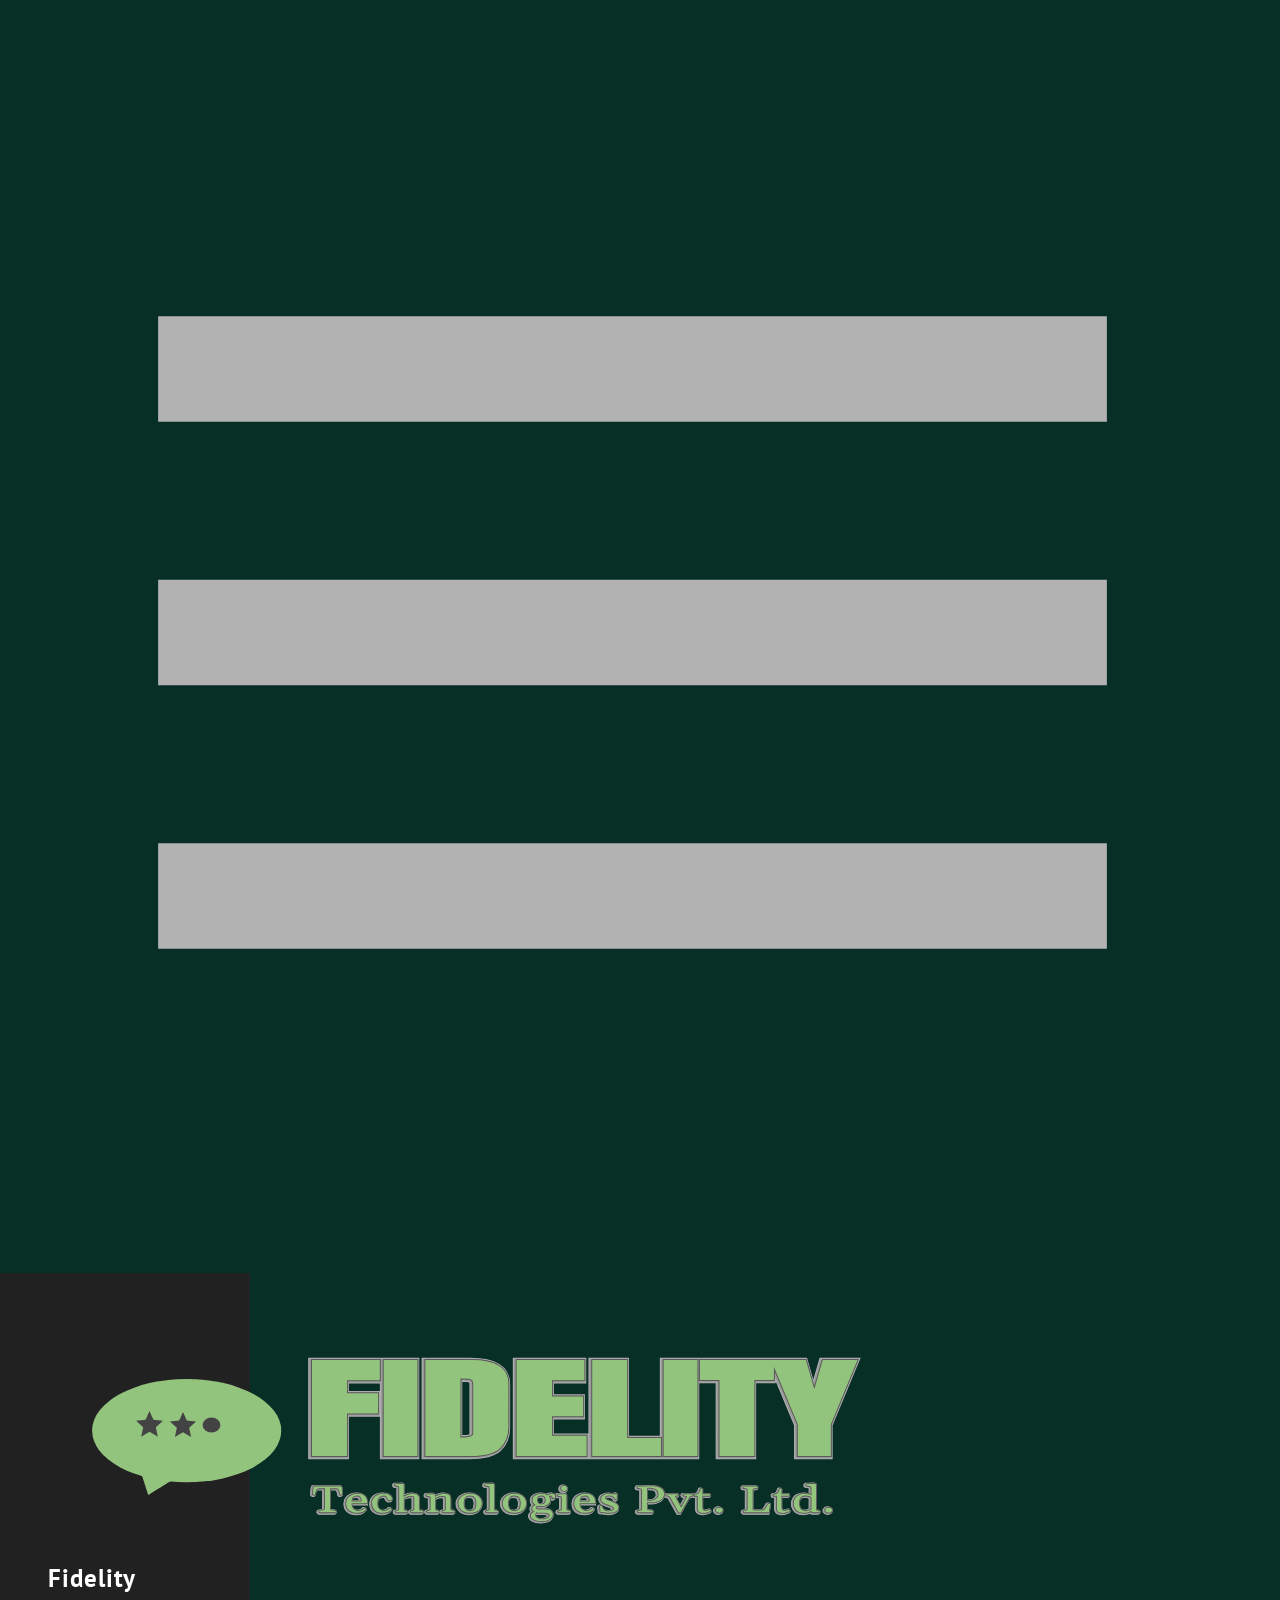
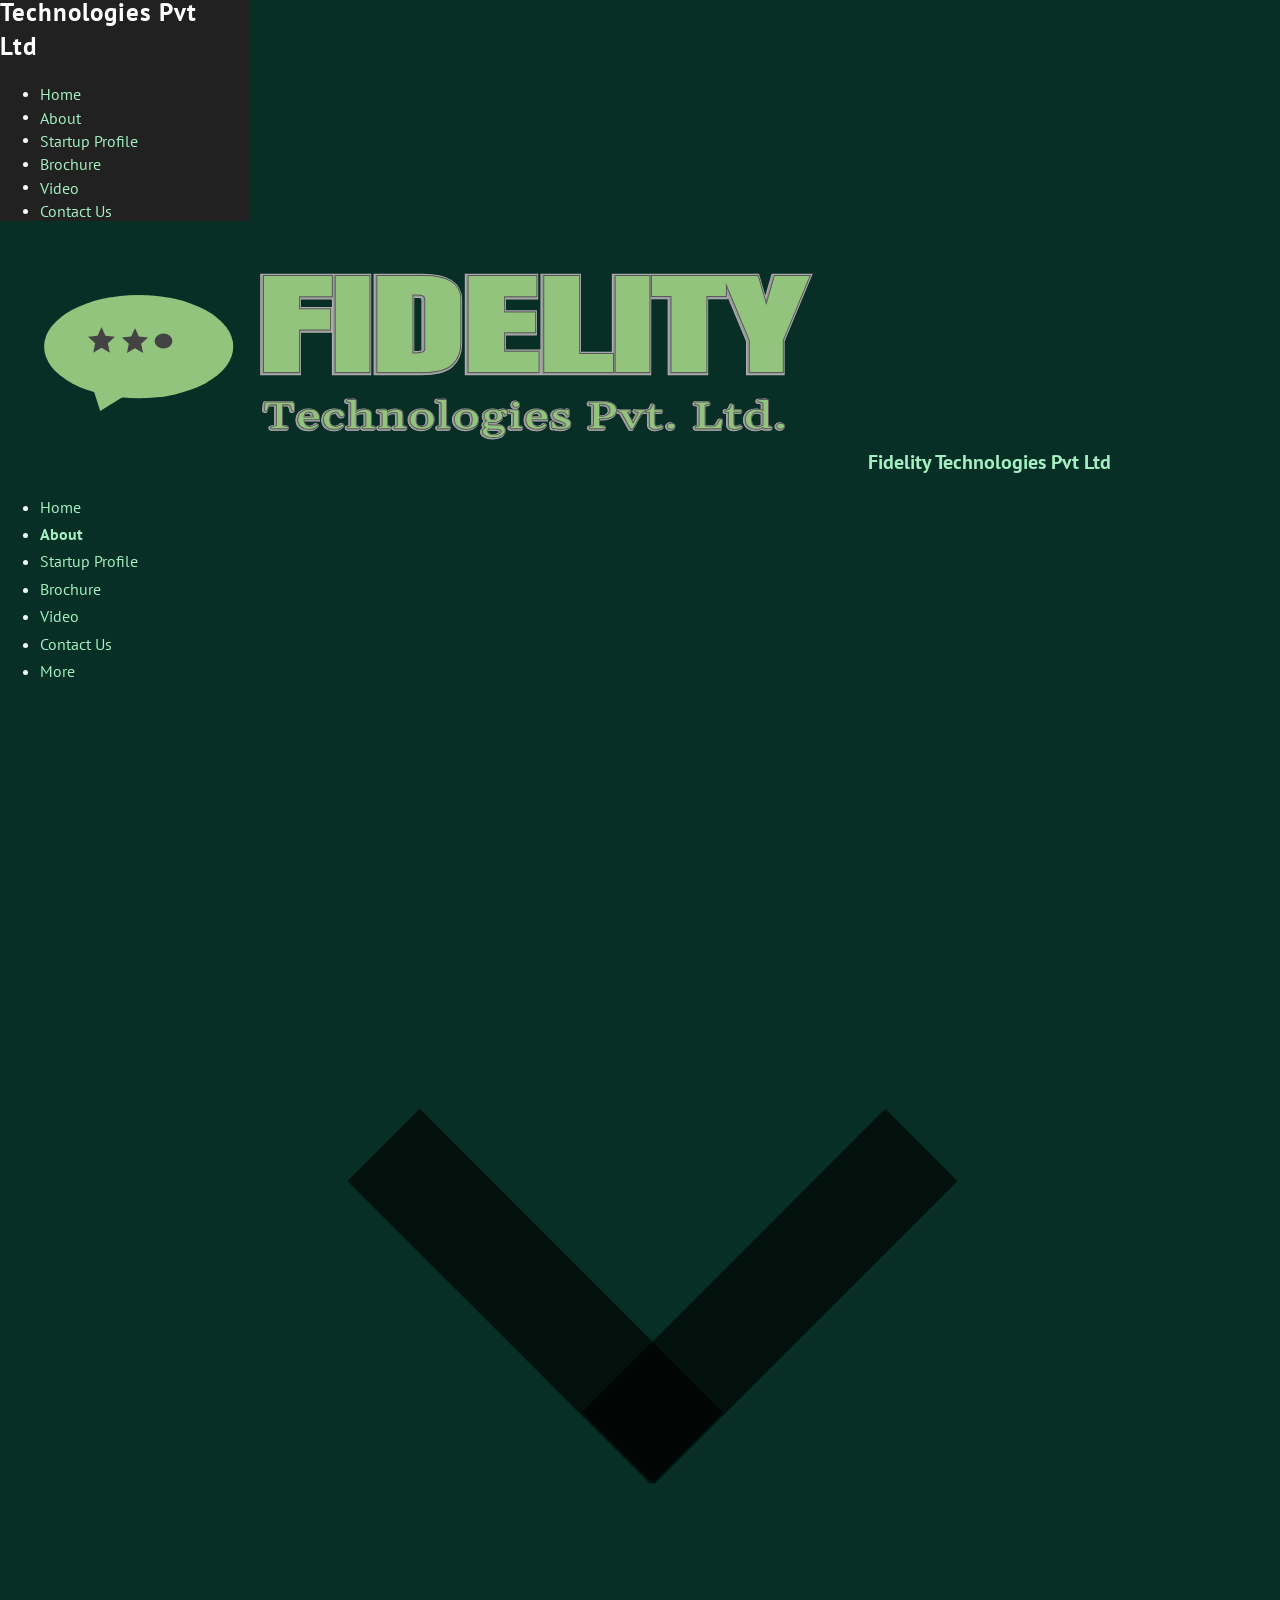
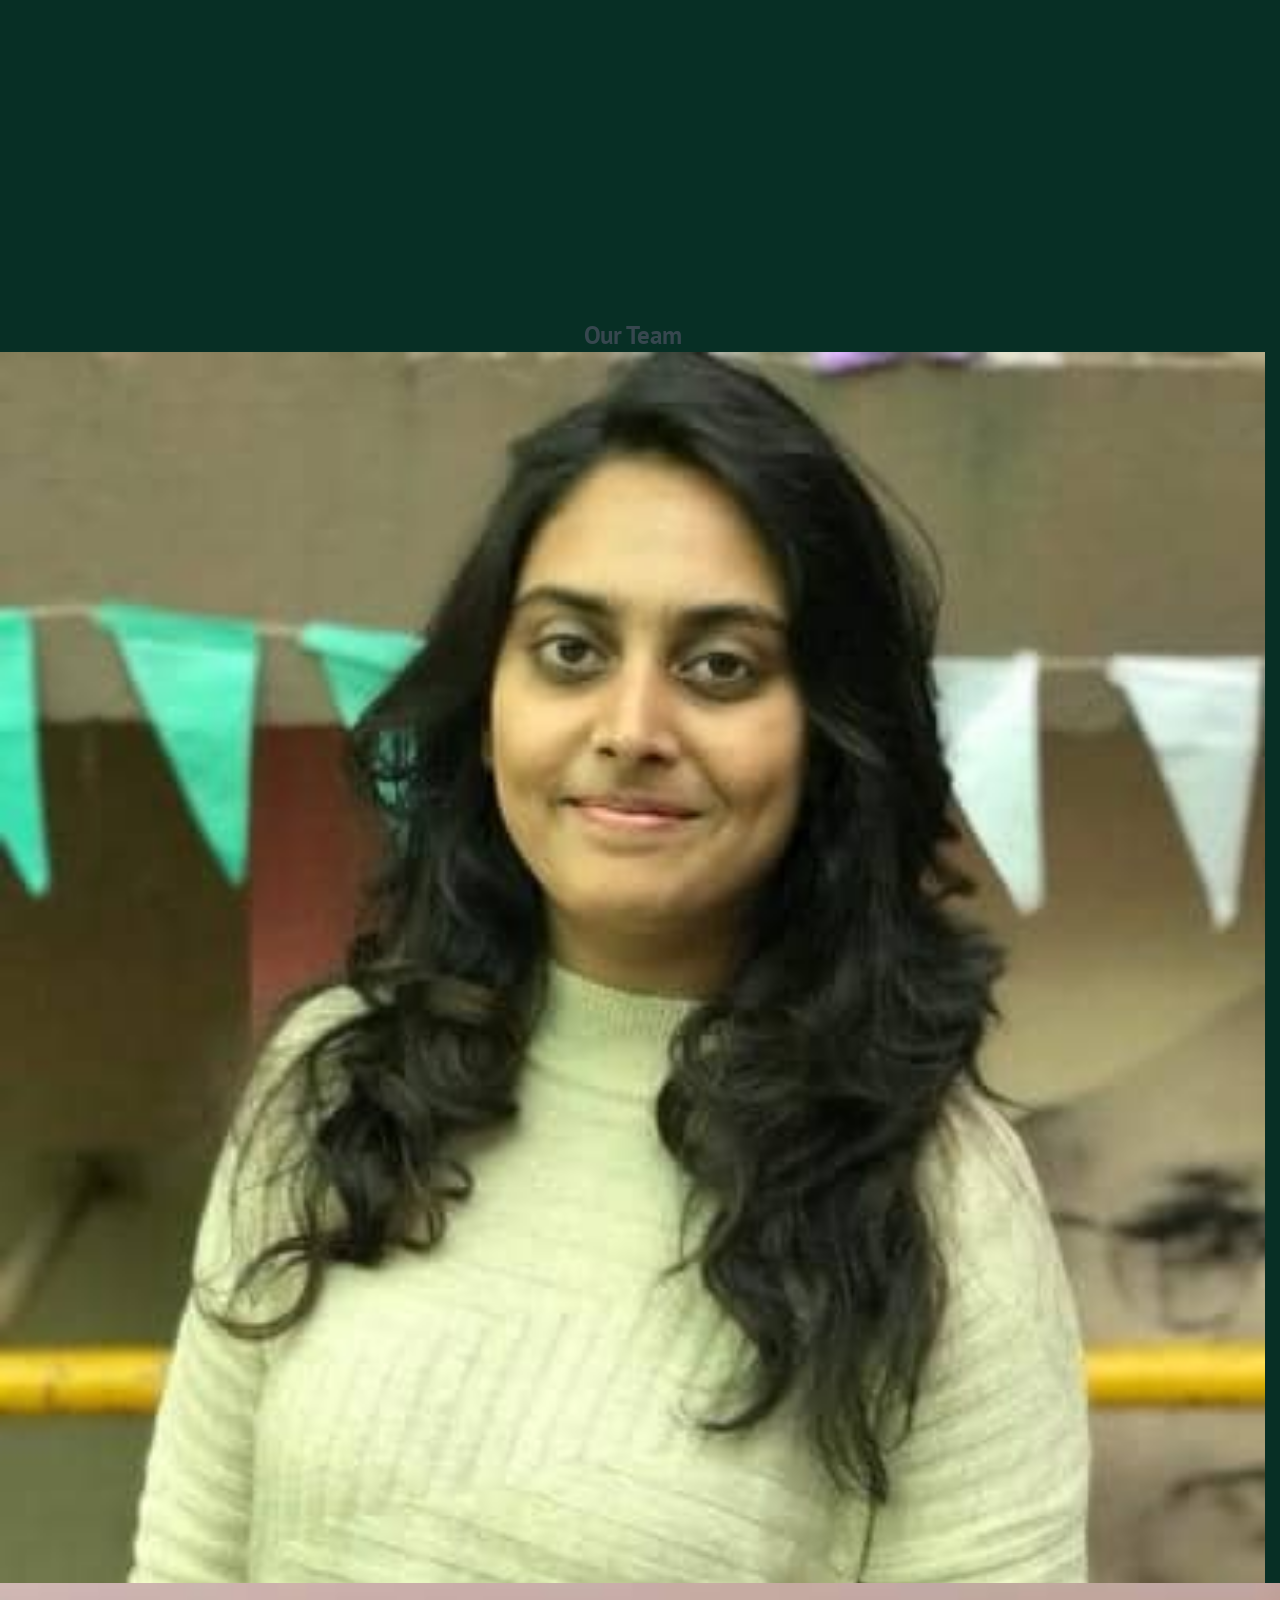
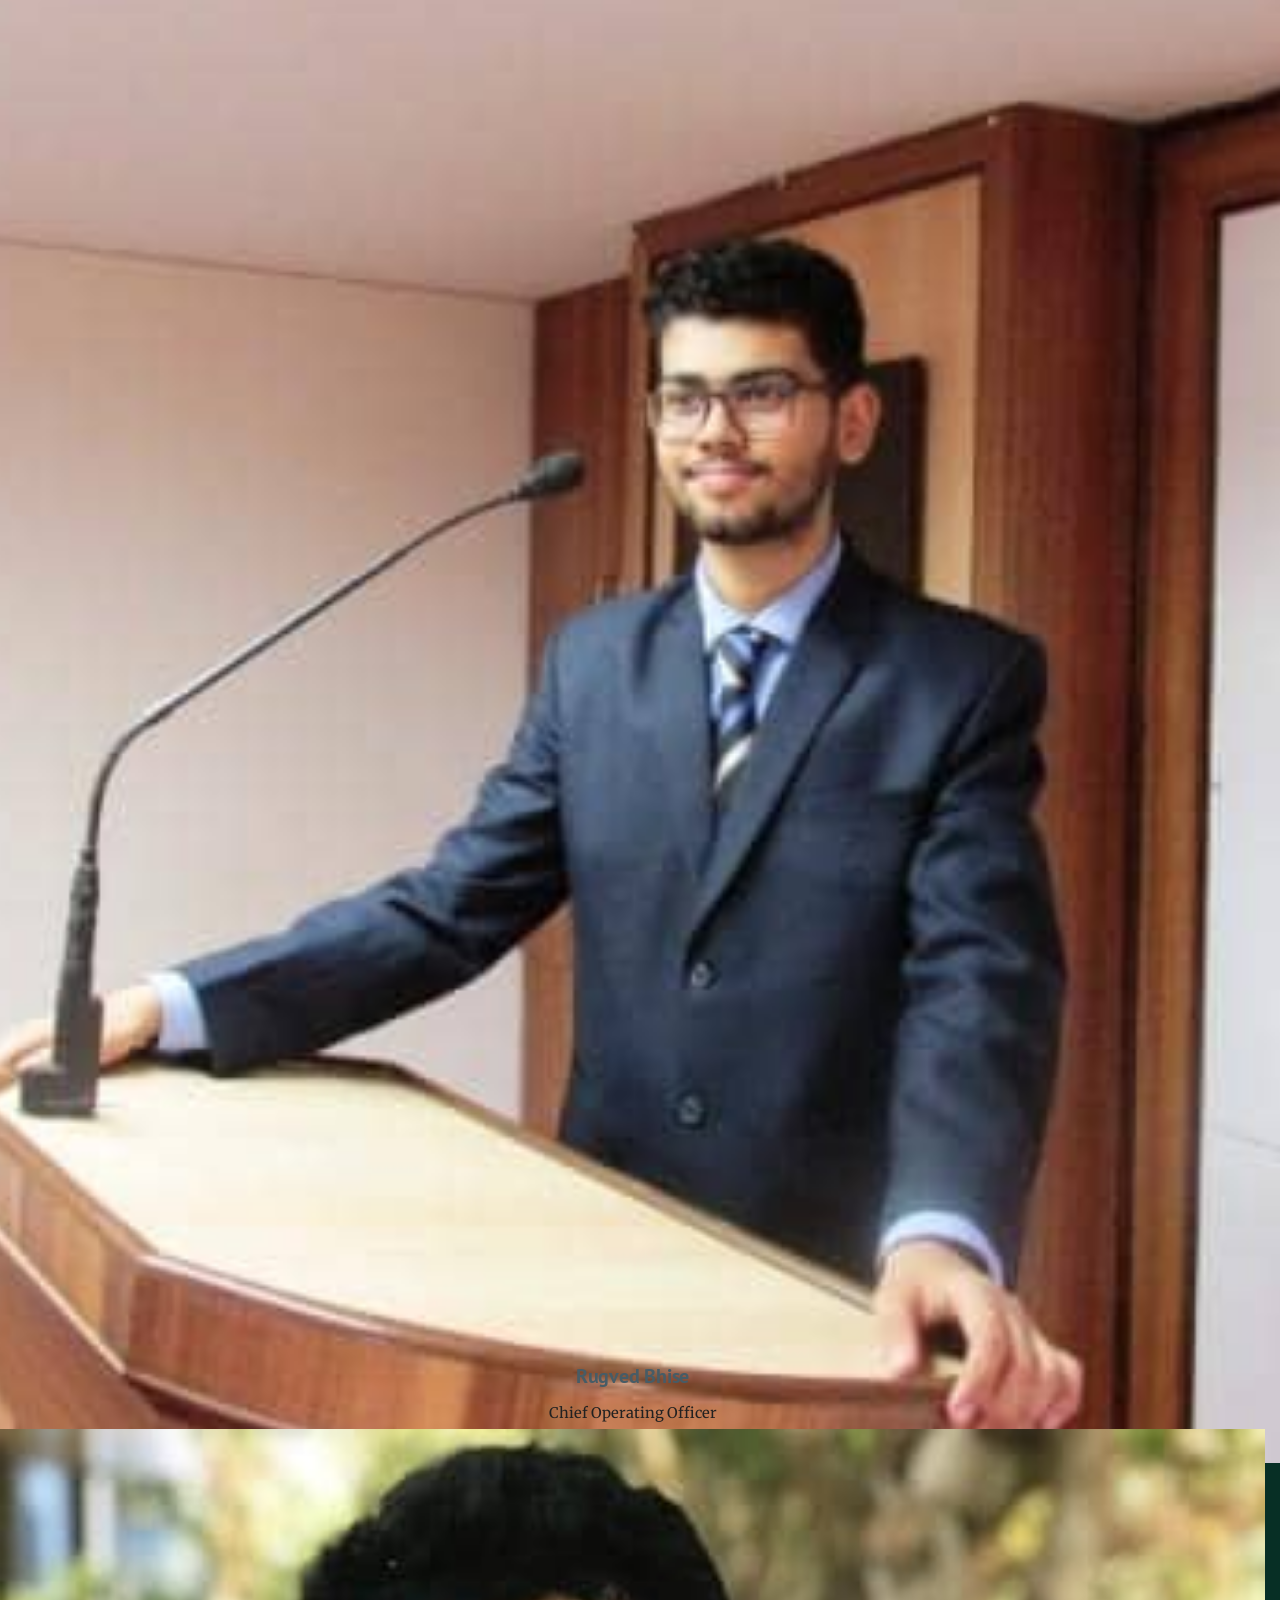
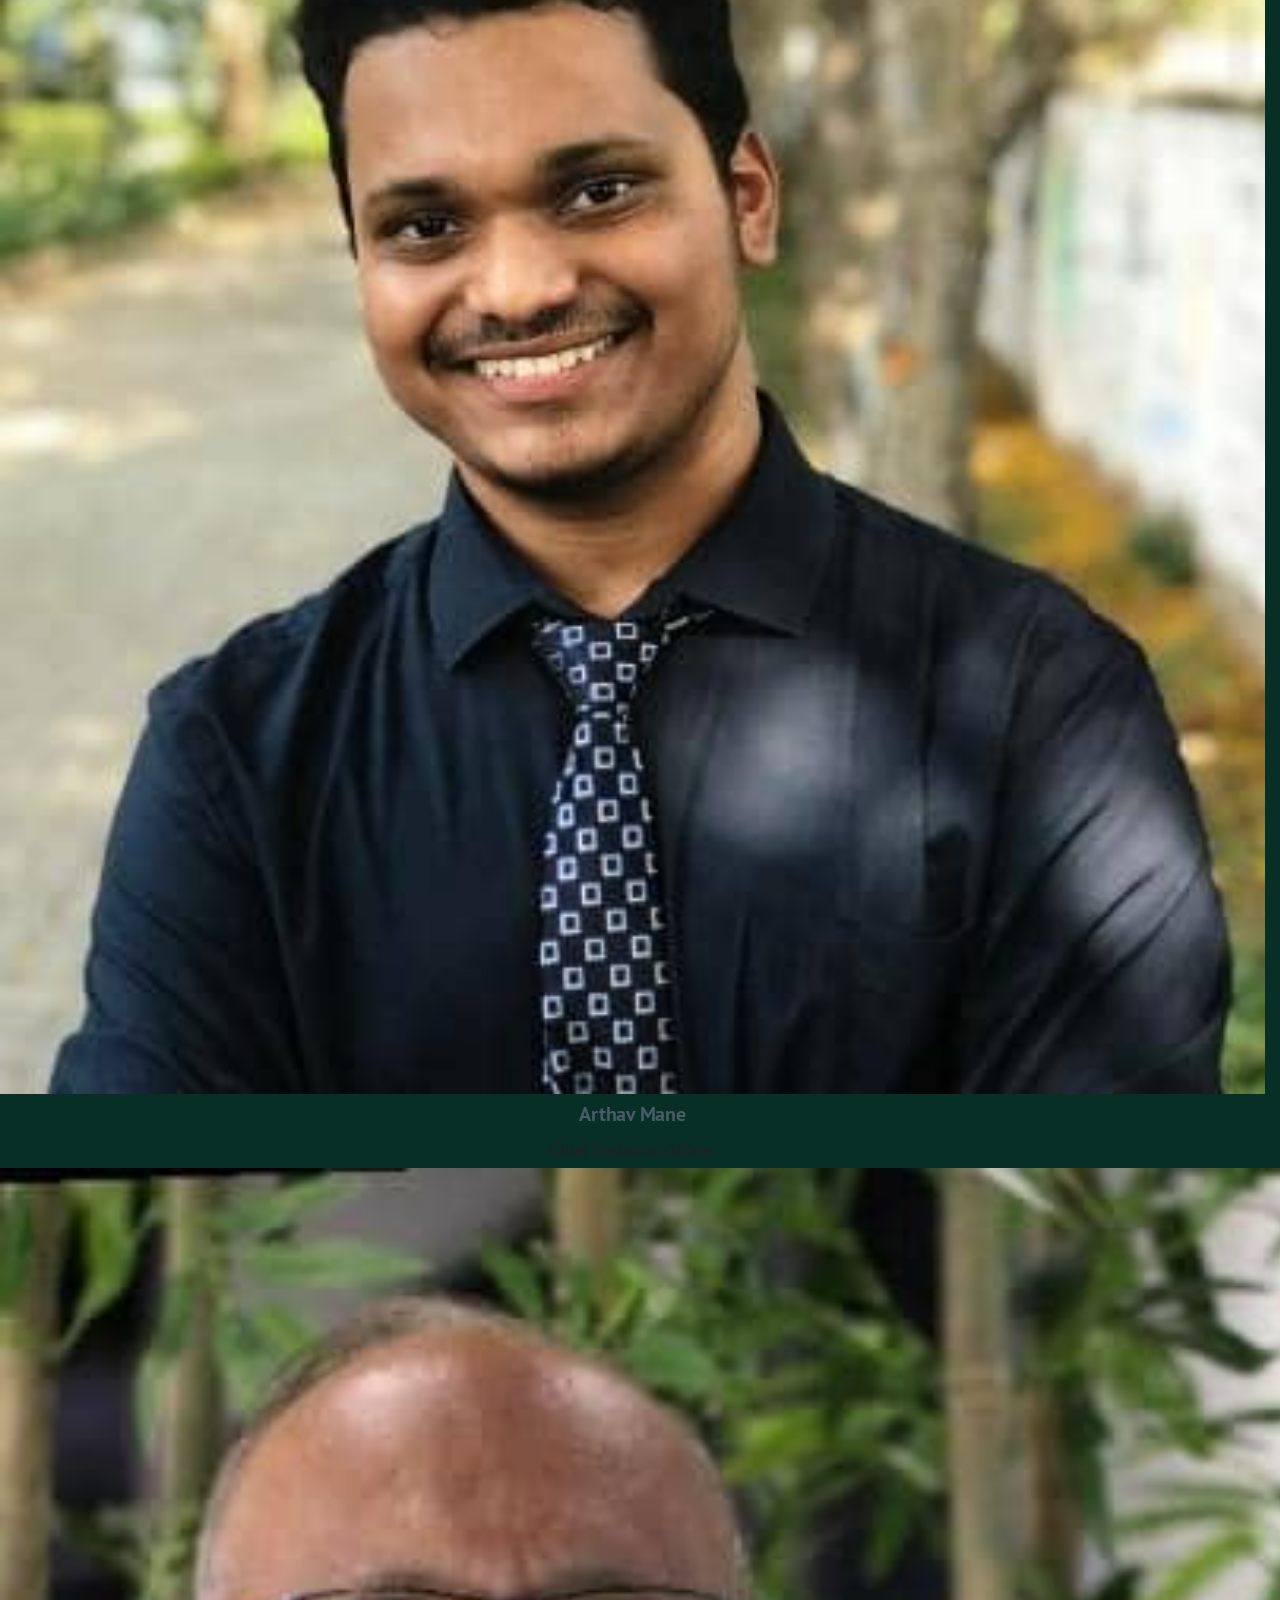
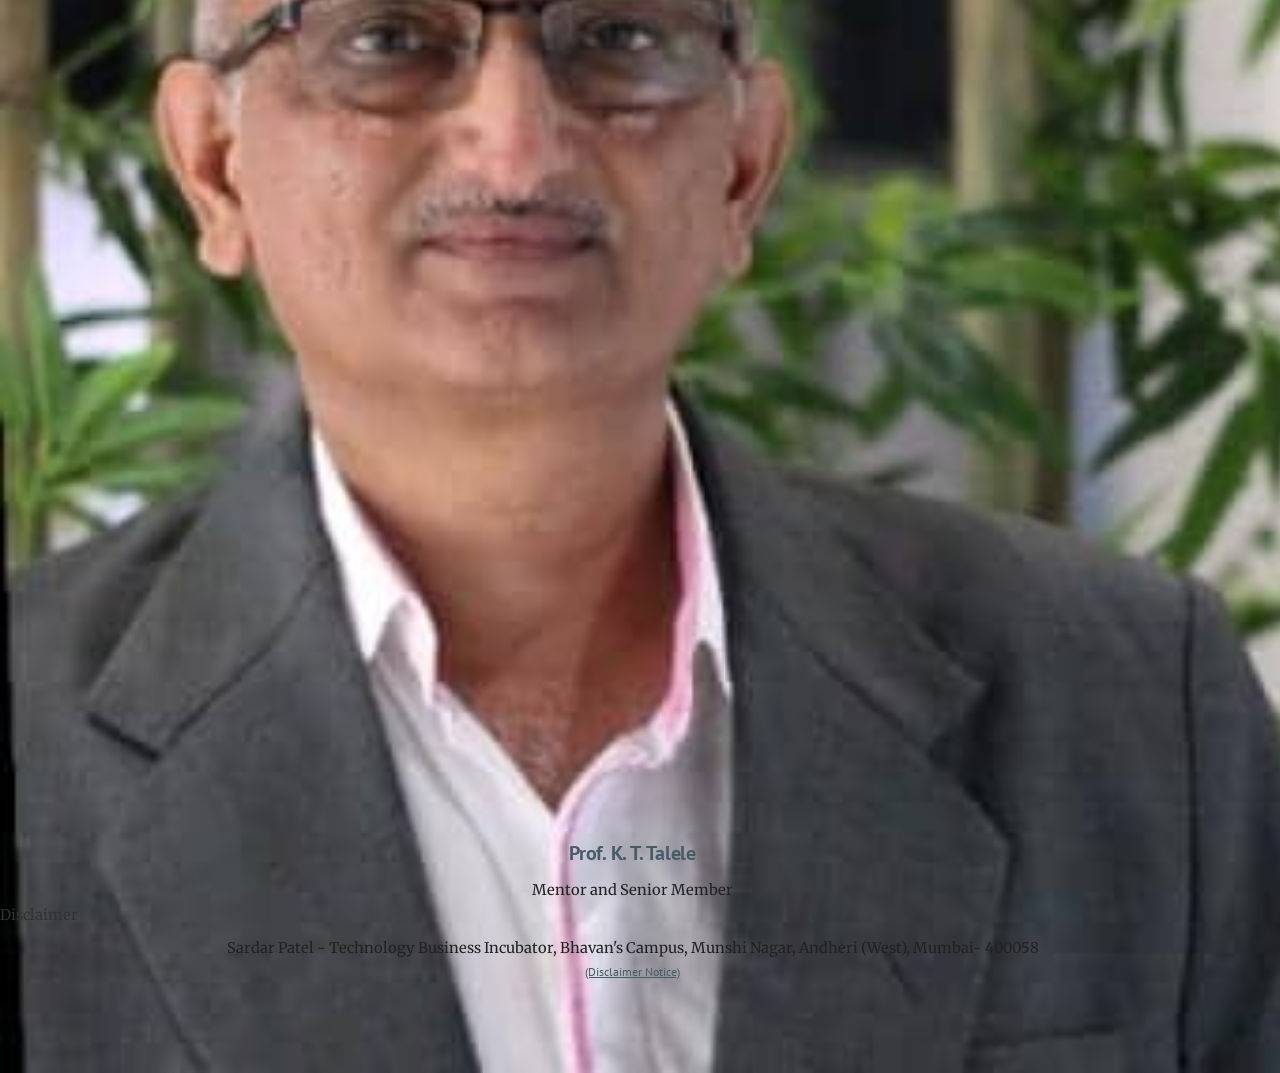
<file: about.html>
<!DOCTYPE html><html lang="en"><head><meta charset="utf-8"><meta name="viewport" content="width=device-width, initial-scale=1"><meta name="referrer" content="strict-origin-when-cross-origin"><link rel="icon" href="favicon.png"><meta name="robots" content="noindex"><link href="https://fonts.googleapis.com/css?family=PT%20Sans%3A400%2C700%7CMerriweather%3A400%2C700&display=swap" rel="stylesheet"><link href="https://fonts.googleapis.com/css?family=Google+Sans:400,500|Roboto:300,400,500,700|Source+Code+Pro:400,700&display=swap" rel="stylesheet"><link rel="stylesheet" href="styles.css"><script src="extra.js" defer></script>
<meta name="description" content="Meet the team behind Fidelity Technologies and FIDCHECK"><meta name="theme-color" content="#0f644d"><meta property="og:type" content="website"><meta property="og:site_name" content="Fidelity Technologies Pvt Ltd"><meta property="og:title" content="Fidelity Technologies Pvt Ltd - About"><meta property="og:description" content="Meet the team behind Fidelity Technologies and FIDCHECK"><meta property="og:url" content="https://rugvedb133.github.io/fake-review-detector/about.html"><meta property="og:image" content="https://rugvedb133.github.io/fake-review-detector/images/hero.jpg"><meta property="og:image:type" content="image/jpeg"><meta property="og:image:width" content="3240"><meta property="og:image:height" content="2160"><meta property="og:image:alt" content="A person using a tablet beside an open laptop on a desk with sticky notes, a calculator and a plant."><meta name="twitter:card" content="summary_large_image">
<title>Fidelity Technologies Pvt Ltd - About</title><style jsname="ptDGoc">.M63kCb{background-color: rgba(255,255,255,1);}.OUGEr{color: rgba(33,33,33,1);}.duRjpb .OUGEr{color: rgba(55,71,79,1);}.JYVBee .OUGEr{color: rgba(55,71,79,1);}.OmQG5e .OUGEr{color: rgba(33,33,33,1);}.iwQgFb{background-color: rgba(0,0,0,0.150000006);}.ySLm4c{font-family: Merriweather, serif;}.CbiMKe{background-color: rgba(50,50,50,1);}.qeLZfd .zfr3Q{color: rgba(33,33,33,1);}.qeLZfd .qnVSj{color: rgba(33,33,33,1);}.qeLZfd .Glwbz{color: rgba(33,33,33,1);}.qeLZfd .duRjpb{color: rgba(55,71,79,1);}.qeLZfd .qLrapd{color: rgba(55,71,79,1);}.qeLZfd .JYVBee{color: rgba(55,71,79,1);}.qeLZfd .aHM7ed{color: rgba(55,71,79,1);}.qeLZfd .OmQG5e{color: rgba(33,33,33,1);}.qeLZfd .NHD4Gf{color: rgba(33,33,33,1);}.qeLZfd .aw5Odc{color: rgba(71,92,102,1);}.qeLZfd .dhtgD:hover{color: rgba(90,112,122,1);}.qeLZfd .dhtgD:visited{color: rgba(71,92,102,1);}.qeLZfd .iwQgFb{background-color: rgba(0,0,0,0.150000006);}.qeLZfd .OUGEr{color: rgba(33,33,33,1);}.qeLZfd .duRjpb .OUGEr{color: rgba(55,71,79,1);}.qeLZfd .JYVBee .OUGEr{color: rgba(55,71,79,1);}.qeLZfd .OmQG5e .OUGEr{color: rgba(33,33,33,1);}.qeLZfd:before{background-color: rgba(242,242,242,1); display: block;}.lQAHbd .zfr3Q{color: rgba(255,255,255,1);}.lQAHbd .qnVSj{color: rgba(255,255,255,1);}.lQAHbd .Glwbz{color: rgba(255,255,255,1);}.lQAHbd .duRjpb{color: rgba(255,255,255,1);}.lQAHbd .qLrapd{color: rgba(255,255,255,1);}.lQAHbd .JYVBee{color: rgba(255,255,255,1);}.lQAHbd .aHM7ed{color: rgba(255,255,255,1);}.lQAHbd .OmQG5e{color: rgba(255,255,255,1);}.lQAHbd .NHD4Gf{color: rgba(255,255,255,1);}.lQAHbd .aw5Odc{color: rgba(255,255,255,1);}.lQAHbd .dhtgD:hover{color: rgba(255,255,255,0.6999999881);}.lQAHbd .dhtgD:visited{color: rgba(255,255,255,1);}.lQAHbd .iwQgFb{background-color: rgba(255,255,255,0.150000006);}.lQAHbd .OUGEr{color: rgba(255,255,255,1);}.lQAHbd .duRjpb .OUGEr{color: rgba(255,255,255,1);}.lQAHbd .JYVBee .OUGEr{color: rgba(255,255,255,1);}.lQAHbd .OmQG5e .OUGEr{color: rgba(255,255,255,1);}.lQAHbd .CbiMKe{background-color: rgba(255,255,255,1);}.lQAHbd:before{background-color: rgba(50,50,50,1); display: block;}.cJgDec .zfr3Q{color: rgba(255,255,255,1);}.cJgDec .zfr3Q .OUGEr{color: rgba(255,255,255,1);}.cJgDec .qnVSj{color: rgba(255,255,255,1);}.cJgDec .Glwbz{color: rgba(255,255,255,1);}.cJgDec .qLrapd{color: rgba(255,255,255,1);}.cJgDec .aHM7ed{color: rgba(255,255,255,1);}.cJgDec .NHD4Gf{color: rgba(255,255,255,1);}.cJgDec .IFuOkc:before{background-color: rgba(33,33,33,1); opacity: 0; display: block;}.O13XJf{height: 340px; padding-bottom: 60px; padding-top: 60px;}.O13XJf .IFuOkc{background-color: rgba(55,71,79,1); background-image: url(https://ssl.gstatic.com/atari/images/simple-header-blended-small.png);}.O13XJf .IFuOkc:before{background-color: rgba(33,33,33,1); opacity: 0.4; display: block;}.O13XJf .zfr3Q{color: rgba(255,255,255,1);}.O13XJf .qnVSj{color: rgba(255,255,255,1);}.O13XJf .Glwbz{color: rgba(255,255,255,1);}.O13XJf .duRjpb{color: rgba(255,255,255,1);}.O13XJf .qLrapd{color: rgba(255,255,255,1);}.O13XJf .JYVBee{color: rgba(255,255,255,1);}.O13XJf .aHM7ed{color: rgba(255,255,255,1);}.O13XJf .OmQG5e{color: rgba(255,255,255,1);}.O13XJf .NHD4Gf{color: rgba(255,255,255,1);}.tpmmCb .zfr3Q{color: rgba(33,33,33,1);}.tpmmCb .zfr3Q .OUGEr{color: rgba(33,33,33,1);}.tpmmCb .qnVSj{color: rgba(33,33,33,1);}.tpmmCb .Glwbz{color: rgba(33,33,33,1);}.tpmmCb .qLrapd{color: rgba(33,33,33,1);}.tpmmCb .aHM7ed{color: rgba(33,33,33,1);}.tpmmCb .NHD4Gf{color: rgba(33,33,33,1);}.tpmmCb .IFuOkc:before{background-color: rgba(255,255,255,1); display: block;}.tpmmCb .Wew9ke{fill: rgba(33,33,33,1);}.aw5Odc{color: rgba(71,92,102,1);}.dhtgD:hover{color: rgba(90,112,122,1);}.dhtgD:active{color: rgba(90,112,122,1);}.dhtgD:visited{color: rgba(71,92,102,1);}.Zjiec{color: rgba(255,255,255,1); font-family: 'PT Sans', sans-serif; font-size: 19pt; font-weight: 700; letter-spacing: 1px; line-height: 1.3; padding-bottom: 62.5px; padding-left: 48px; padding-right: 36px; padding-top: 11.5px;}.XMyrgf{margin-top: 0px; margin-left: 48px; margin-bottom: 24px; margin-right: 24px;}.TlfmSc{color: rgba(255,255,255,1); font-family: 'PT Sans', sans-serif; font-size: 15pt; font-weight: 700; line-height: 1.333;}.Mz8gvb{color: rgba(255,255,255,1);}.zDUgLc{background-color: rgba(33,33,33,1);}.QTKDff.chg4Jd:focus{background-color: rgba(255,255,255,0.1199999973);}.YTv4We{color: rgba(178,178,178,1);}.YTv4We:hover:before{background-color: rgba(255,255,255,0.1199999973); display: block;}.YTv4We.chg4Jd:focus:before{border-color: rgba(255,255,255,0.3600000143); display: block;}.eWDljc{background-color: rgba(33,33,33,1);}.eWDljc .hDrhEe{padding-left: 8px;}.ZXW7w{color: rgba(255,255,255,1); opacity: 1;}.PsKE7e{color: rgba(255,255,255,1); font-family: 'PT Sans', sans-serif; font-size: 12pt; font-weight: 400;}.lhZOrc{color: rgba(125,182,177,1);}.hDrhEe:hover{color: rgba(125,182,177,1);}.M9vuGd{color: rgba(125,182,177,1); font-weight: 700;}.jgXgSe:hover{color: rgba(125,182,177,1);}.j10yRb:hover{color: rgba(125,182,177,1);}.j10yRb.chg4Jd:focus:before{border-color: rgba(255,255,255,0.3600000143); display: block;}.tCHXDc{color: rgba(255,255,255,1);}.iWs3gf.chg4Jd:focus{background-color: rgba(255,255,255,0.1199999973);}.wgxiMe{background-color: rgba(33,33,33,1);}.fOU46b .TlfmSc{color: rgba(255,255,255,1);}.fOU46b .KJll8d{background-color: rgba(255,255,255,1);}.fOU46b .Mz8gvb{color: rgba(255,255,255,1);}.fOU46b .Mz8gvb.chg4Jd:focus:before{border-color: rgba(255,255,255,1); display: block;}.fOU46b .qV4dIc{color: rgba(255,255,255,0.8700000048);}.fOU46b .jgXgSe:hover{color: rgba(255,255,255,1);}.fOU46b .M9vuGd{color: rgba(255,255,255,1);}.fOU46b .tCHXDc{color: rgba(255,255,255,0.8700000048);}.fOU46b .iWs3gf.chg4Jd:focus{background-color: rgba(255,255,255,0.1199999973);}.fOU46b .G8QRnc .Mz8gvb{color: rgba(0,0,0,0.8000000119);}.fOU46b .G8QRnc .Mz8gvb.chg4Jd:focus:before{border-color: rgba(0,0,0,0.8000000119); display: block;}.fOU46b .G8QRnc .ZXW7w{color: rgba(0,0,0,0.8000000119);}.fOU46b .G8QRnc .TlfmSc{color: rgba(0,0,0,0.8000000119);}.fOU46b .G8QRnc .KJll8d{background-color: rgba(0,0,0,0.8000000119);}.fOU46b .G8QRnc .qV4dIc{color: rgba(0,0,0,0.6399999857);}.fOU46b .G8QRnc .jgXgSe:hover{color: rgba(0,0,0,0.8199999928);}.fOU46b .G8QRnc .M9vuGd{color: rgba(0,0,0,0.8199999928);}.fOU46b .G8QRnc .tCHXDc{color: rgba(0,0,0,0.6399999857);}.fOU46b .G8QRnc .iWs3gf.chg4Jd:focus{background-color: rgba(0,0,0,0.1199999973);}.fOU46b .usN8rf .Mz8gvb{color: rgba(0,0,0,0.8000000119);}.fOU46b .usN8rf .Mz8gvb.chg4Jd:focus:before{border-color: rgba(0,0,0,0.8000000119); display: block;}.fOU46b .usN8rf .ZXW7w{color: rgba(0,0,0,0.8000000119);}.fOU46b .usN8rf .TlfmSc{color: rgba(0,0,0,0.8000000119);}.fOU46b .usN8rf .KJll8d{background-color: rgba(0,0,0,0.8000000119);}.fOU46b .usN8rf .qV4dIc{color: rgba(0,0,0,0.6399999857);}.fOU46b .usN8rf .jgXgSe:hover{color: rgba(0,0,0,0.8199999928);}.fOU46b .usN8rf .M9vuGd{color: rgba(0,0,0,0.8199999928);}.fOU46b .usN8rf .tCHXDc{color: rgba(0,0,0,0.6399999857);}.fOU46b .usN8rf .iWs3gf.chg4Jd:focus{background-color: rgba(0,0,0,0.1199999973);}.fOU46b .aCIEDd .qV4dIc{color: rgba(33,33,33,1);}.fOU46b .aCIEDd .TlfmSc{color: rgba(33,33,33,1);}.fOU46b .aCIEDd .KJll8d{background-color: rgba(33,33,33,1);}.fOU46b .aCIEDd .ZXW7w{color: rgba(33,33,33,1);}.fOU46b .aCIEDd .jgXgSe:hover{color: rgba(33,33,33,1); opacity: 0.82;}.fOU46b .aCIEDd .Mz8gvb{color: rgba(33,33,33,1);}.fOU46b .aCIEDd .tCHXDc{color: rgba(33,33,33,1);}.fOU46b .aCIEDd .iWs3gf.chg4Jd:focus{background-color: rgba(33,33,33,0.1199999973);}.fOU46b .a3ETed .qV4dIc{color: rgba(255,255,255,1);}.fOU46b .a3ETed .TlfmSc{color: rgba(255,255,255,1);}.fOU46b .a3ETed .KJll8d{background-color: rgba(255,255,255,1);}.fOU46b .a3ETed .ZXW7w{color: rgba(255,255,255,1);}.fOU46b .a3ETed .jgXgSe:hover{color: rgba(255,255,255,1); opacity: 0.82;}.fOU46b .a3ETed .Mz8gvb{color: rgba(255,255,255,1);}.fOU46b .a3ETed .tCHXDc{color: rgba(255,255,255,1);}.fOU46b .a3ETed .iWs3gf.chg4Jd:focus{background-color: rgba(255,255,255,0.1199999973);}@media only screen and (min-width: 1280px){.XeSM4.b2Iqye.fOU46b .LBrwzc .tCHXDc{color: rgba(255,255,255,0.8700000048);}}.XeSM4.b2Iqye.fOU46b .LBrwzc .iWs3gf.chg4Jd:focus{background-color: rgba(255,255,255,0.1199999973);}@media only screen and (min-width: 1280px){.KuNac.b2Iqye.fOU46b .tCHXDc{color: rgba(0,0,0,0.6399999857);}}.KuNac.b2Iqye.fOU46b .iWs3gf.chg4Jd:focus{background-color: rgba(0,0,0,0.1199999973);}.fOU46b .zDUgLc{opacity: 0;}.LBrwzc .ZXW7w{color: rgba(0,0,0,1);}.LBrwzc .KJll8d{background-color: rgba(0,0,0,1);}.GBy4H .ZXW7w{color: rgba(255,255,255,1);}.GBy4H .KJll8d{background-color: rgba(255,255,255,1);}.eBSUbc{background-color: rgba(33,33,33,1); color: rgba(0,188,212,0.6999999881);}.BFDQOb:hover{color: rgba(125,182,177,1);}.ImnMyf{background-color: rgba(255,255,255,1); color: rgba(33,33,33,1);}.Vs12Bd{background-color: rgba(242,242,242,1); color: rgba(33,33,33,1);}.S5d9Rd{background-color: rgba(50,50,50,1); color: rgba(255,255,255,1);}.zfr3Q{color: rgba(33,33,33,1); font-family: Merriweather, serif; font-size: 11pt; font-weight: 400; line-height: 1.6667; margin-top: 12px;}.qnVSj{color: rgba(33,33,33,1);}.Glwbz{color: rgba(33,33,33,1);}.duRjpb{color: rgba(55,71,79,1); font-family: 'PT Sans', sans-serif; font-size: 34pt; font-weight: 700; letter-spacing: -0.5px; line-height: 1.2; margin-top: 30px;}.Ap4VC{margin-bottom: -30px;}.qLrapd{color: rgba(55,71,79,1);}.JYVBee{color: rgba(55,71,79,1); font-family: 'PT Sans', sans-serif; font-size: 19pt; font-weight: 700; line-height: 1.4; margin-top: 20px;}.CobnVe{margin-bottom: -20px;}.aHM7ed{color: rgba(55,71,79,1);}.OmQG5e{color: rgba(33,33,33,1); font-family: 'PT Sans', sans-serif; font-size: 15pt; font-style: normal; font-weight: 700; line-height: 1.25; margin-top: 16px;}.GV3q8e{margin-bottom: -16px;}.NHD4Gf{color: rgba(33,33,33,1);}.LB7kq .duRjpb{font-size: 64pt; letter-spacing: -1px; line-height: 1; margin-top: 40px;}.LB7kq .JYVBee{font-size: 25pt; font-weight: 400; line-height: 1.1; margin-top: 25px;}@media only screen and (max-width: 479px){.LB7kq .duRjpb{font-size: 40pt;}}@media only screen and (min-width: 480px) and (max-width: 767px){.LB7kq .duRjpb{font-size: 53pt;}}@media only screen and (max-width: 479px){.LB7kq .JYVBee{font-size: 19pt;}}@media only screen and (min-width: 480px) and (max-width: 767px){.LB7kq .JYVBee{font-size: 22pt;}}.O13XJf{height: 340px; padding-bottom: 60px; padding-top: 60px;}@media only screen and (min-width: 480px) and (max-width: 767px){.O13XJf{height: 280px; padding-bottom: 40px; padding-top: 40px;}}@media only screen and (max-width: 479px){.O13XJf{height: 250px; padding-bottom: 30px; padding-top: 30px;}}.SBrW1{height: 520px;}@media only screen and (min-width: 480px) and (max-width: 767px){.SBrW1{height: 520px;}}@media only screen and (max-width: 479px){.SBrW1{height: 400px;}}.Wew9ke{fill: rgba(255,255,255,1);}.gk8rDe{height: 180px; padding-bottom: 32px; padding-top: 60px;}.gk8rDe .zfr3Q{color: rgba(0,0,0,1);}.gk8rDe .duRjpb{color: rgba(55,71,79,1); font-size: 45pt; line-height: 1.1;}.gk8rDe .qLrapd{color: rgba(55,71,79,1);}.gk8rDe .JYVBee{color: rgba(55,71,79,1); font-size: 27pt; line-height: 1.35; margin-top: 15px;}.gk8rDe .aHM7ed{color: rgba(55,71,79,1);}.gk8rDe .OmQG5e{color: rgba(33,33,33,1);}.gk8rDe .NHD4Gf{color: rgba(33,33,33,1);}@media only screen and (max-width: 479px){.gk8rDe .duRjpb{font-size: 30pt;}}@media only screen and (min-width: 480px) and (max-width: 767px){.gk8rDe .duRjpb{font-size: 38pt;}}@media only screen and (max-width: 479px){.gk8rDe .JYVBee{font-size: 20pt;}}@media only screen and (min-width: 480px) and (max-width: 767px){.gk8rDe .JYVBee{font-size: 24pt;}}@media only screen and (min-width: 480px) and (max-width: 767px){.gk8rDe{padding-top: 45px;}}@media only screen and (max-width: 479px){.gk8rDe{padding-bottom: 0px; padding-top: 30px;}}.dhtgD{text-decoration: underline;}.JzO0Vc{background-color: rgba(33,33,33,1); font-family: Lato, sans-serif; width: 250px;}@media only screen and (min-width: 1280px){.JzO0Vc{padding-top: 48.5px;}}.TlfmSc{font-family: 'PT Sans', sans-serif; font-size: 15pt; font-weight: 700; line-height: 1.333;}.PsKE7e{font-family: 'PT Sans', sans-serif; font-size: 12pt;}.IKA38e{line-height: 1.21;}.hDrhEe{padding-bottom: 11.5px; padding-top: 11.5px;}.zDUgLc{opacity: 1;}.QmpIrf{background-color: rgba(50,50,50,1); border-color: rgba(255,255,255,1); color: rgba(255,255,255,1); font-family: Merriweather, serif; font-size: 11pt; line-height: normal;}.xkUom{border-color: rgba(50,50,50,1); color: rgba(50,50,50,1); font-family: Merriweather, serif; font-size: 11pt; line-height: normal;}.xkUom:hover{background-color: rgba(50,50,50,0.1000000015);}.KjwKmc{color: rgba(50,50,50,1); font-family: Merriweather, serif; font-size: 11pt; line-height: normal; line-height: normal;}.KjwKmc:hover{background-color: rgba(50,50,50,0.1000000015);}.lQAHbd .QmpIrf{background-color: rgba(255,255,255,1); border-color: rgba(55,71,79,1); color: rgba(55,71,79,1); font-family: Merriweather, serif; font-size: 11pt; line-height: normal;}.lQAHbd .xkUom{border-color: rgba(242,242,242,1); color: rgba(242,242,242,1); font-family: Merriweather, serif; font-size: 11pt; line-height: normal;}.lQAHbd .xkUom:hover{background-color: rgba(255,255,255,0.1000000015);}.lQAHbd .KjwKmc{color: rgba(242,242,242,1); font-family: Merriweather, serif; font-size: 11pt; line-height: normal;}.lQAHbd .KjwKmc:hover{background-color: rgba(255,255,255,0.1000000015);}.lQAHbd .Mt0nFe{border-color: rgba(255,255,255,0.200000003);}.cJgDec .QmpIrf{background-color: rgba(255,255,255,1); border-color: rgba(55,71,79,1); color: rgba(55,71,79,1); font-family: Merriweather, serif; font-size: 11pt; line-height: normal;}.cJgDec .xkUom{border-color: rgba(242,242,242,1); color: rgba(242,242,242,1); font-family: Merriweather, serif; font-size: 11pt; line-height: normal;}.cJgDec .xkUom:hover{background-color: rgba(255,255,255,0.1000000015);}.cJgDec .KjwKmc{color: rgba(242,242,242,1); font-family: Merriweather, serif; font-size: 11pt; line-height: normal;}.cJgDec .KjwKmc:hover{background-color: rgba(255,255,255,0.1000000015);}.tpmmCb .QmpIrf{background-color: rgba(255,255,255,1); border-color: rgba(55,71,79,1); color: rgba(55,71,79,1); font-family: Merriweather, serif; font-size: 11pt; line-height: normal;}.tpmmCb .xkUom{border-color: rgba(50,50,50,1); color: rgba(50,50,50,1); font-family: Merriweather, serif; font-size: 11pt; line-height: normal;}.tpmmCb .xkUom:hover{background-color: rgba(50,50,50,0.1000000015);}.tpmmCb .KjwKmc{color: rgba(50,50,50,1); font-family: Merriweather, serif; font-size: 11pt; line-height: normal;}.tpmmCb .KjwKmc:hover{background-color: rgba(50,50,50,0.1000000015);}.gk8rDe .QmpIrf{background-color: rgba(50,50,50,1); border-color: rgba(255,255,255,1); color: rgba(255,255,255,1); font-family: Merriweather, serif; font-size: 11pt; line-height: normal;}.gk8rDe .xkUom{border-color: rgba(50,50,50,1); color: rgba(50,50,50,1); font-family: Merriweather, serif; font-size: 11pt; line-height: normal;}.gk8rDe .xkUom:hover{background-color: rgba(50,50,50,0.1000000015);}.gk8rDe .KjwKmc{color: rgba(50,50,50,1); font-family: Merriweather, serif; font-size: 11pt; line-height: normal;}.gk8rDe .KjwKmc:hover{background-color: rgba(50,50,50,0.1000000015);}.O13XJf .QmpIrf{background-color: rgba(255,255,255,1); border-color: rgba(55,71,79,1); color: rgba(55,71,79,1); font-family: Merriweather, serif; font-size: 11pt; line-height: normal;}.O13XJf .xkUom{border-color: rgba(242,242,242,1); color: rgba(242,242,242,1); font-family: Merriweather, serif; font-size: 11pt; line-height: normal;}.O13XJf .xkUom:hover{background-color: rgba(255,255,255,0.1000000015);}.O13XJf .KjwKmc{color: rgba(242,242,242,1); font-family: Merriweather, serif; font-size: 11pt; line-height: normal;}.O13XJf .KjwKmc:hover{background-color: rgba(255,255,255,0.1000000015);}.Y4CpGd{font-family: Merriweather, serif; font-size: 11pt;}.CMArNe{background-color: rgba(242,242,242,1);}.LBrwzc .TlfmSc{color: rgba(0,0,0,0.8000000119);}.LBrwzc .YTv4We{color: rgba(0,0,0,0.6399999857);}.LBrwzc .YTv4We.chg4Jd:focus:before{border-color: rgba(0,0,0,0.6399999857); display: block;}.LBrwzc .Mz8gvb{color: rgba(0,0,0,0.6399999857);}.LBrwzc .tCHXDc{color: rgba(0,0,0,0.6399999857);}.LBrwzc .iWs3gf.chg4Jd:focus{background-color: rgba(0,0,0,0.1199999973);}.LBrwzc .wgxiMe{background-color: rgba(255,255,255,1);}.LBrwzc .qV4dIc{color: rgba(0,0,0,0.6399999857);}.LBrwzc .M9vuGd{color: rgba(0,0,0,0.8000000119); font-weight: bold;}.LBrwzc .Zjiec{color: rgba(0,0,0,0.8000000119);}.LBrwzc .IKA38e{color: rgba(0,0,0,0.6399999857);}.LBrwzc .lhZOrc.IKA38e{color: rgba(0,0,0,0.8000000119); font-weight: bold;}.LBrwzc .j10yRb:hover{color: rgba(0,0,0,0.8000000119);}.LBrwzc .eBSUbc{color: rgba(0,0,0,0.8000000119);}.LBrwzc .hDrhEe:hover{color: rgba(0,0,0,0.8000000119);}.LBrwzc .jgXgSe:hover{color: rgba(0,0,0,0.8000000119);}.LBrwzc .M9vuGd:hover{color: rgba(0,0,0,0.8000000119);}.LBrwzc .zDUgLc{border-bottom-color: rgba(204,204,204,1); border-bottom-width: 1px; border-bottom-style: solid;}.fOU46b .LBrwzc .M9vuGd{color: rgba(0,0,0,0.8000000119);}.fOU46b .LBrwzc .jgXgSe:hover{color: rgba(0,0,0,0.8000000119);}.fOU46b .LBrwzc .zDUgLc{opacity: 1; border-bottom-style: none;}.fOU46b .LBrwzc .tCHXDc{color: rgba(0,0,0,0.6399999857);}.fOU46b .LBrwzc .iWs3gf.chg4Jd:focus{background-color: rgba(0,0,0,0.1199999973);}.fOU46b .GBy4H .M9vuGd{color: rgba(255,255,255,1);}.fOU46b .GBy4H .jgXgSe:hover{color: rgba(255,255,255,1);}.fOU46b .GBy4H .zDUgLc{opacity: 1;}.fOU46b .GBy4H .tCHXDc{color: rgba(255,255,255,0.8700000048);}.fOU46b .GBy4H .iWs3gf.chg4Jd:focus{background-color: rgba(255,255,255,0.1199999973);}.XeSM4.G9Qloe.fOU46b .LBrwzc .tCHXDc{color: rgba(0,0,0,0.6399999857);}.XeSM4.G9Qloe.fOU46b .LBrwzc .iWs3gf.chg4Jd:focus{background-color: rgba(0,0,0,0.1199999973);}.GBy4H .lhZOrc.IKA38e{color: rgba(255,255,255,1);}.GBy4H .eBSUbc{color: rgba(255,255,255,0.8700000048);}.GBy4H .hDrhEe:hover{color: rgba(255,255,255,1);}.GBy4H .j10yRb:hover{color: rgba(255,255,255,1);}.GBy4H .YTv4We{color: rgba(255,255,255,1);}.GBy4H .YTv4We.chg4Jd:focus:before{border-color: rgba(255,255,255,1); display: block;}.GBy4H .tCHXDc{color: rgba(255,255,255,0.8700000048);}.GBy4H .iWs3gf.chg4Jd:focus{background-color: rgba(255,255,255,0.1199999973);}.GBy4H .jgXgSe:hover{color: rgba(255,255,255,1);}.GBy4H .jgXgSe:hover{color: rgba(255,255,255,1);}.GBy4H .M9vuGd{color: rgba(255,255,255,1);}.GBy4H .M9vuGd:hover{color: rgba(255,255,255,1);}.QcmuFb{padding-left: 20px;}.vDPrib{padding-left: 40px;}.TBDXjd{padding-left: 60px;}.bYeK8e{padding-left: 80px;}.CuqSDe{padding-left: 100px;}.Havqpe{padding-left: 120px;}.JvDrRe{padding-left: 140px;}.o5lrIf{padding-left: 160px;}.yOJW7c{padding-left: 180px;}.rB8cye{padding-left: 200px;}.RuayVd{padding-right: 20px;}.YzcKX{padding-right: 40px;}.reTV0b{padding-right: 60px;}.vSYeUc{padding-right: 80px;}.PxtZIe{padding-right: 100px;}.ahQMed{padding-right: 120px;}.rzhcXb{padding-right: 140px;}.PBhj0b{padding-right: 160px;}.TlN46c{padding-right: 180px;}.GEdNnc{padding-right: 200px;}.TMjjoe{font-family: 'PT Sans', sans-serif; font-size: 9pt; line-height: 1.2; margin-top: 0px;}@media only screen and (min-width: 1280px){.yxgWrb{margin-left: 250px;}}@media only screen and (max-width: 479px){.Zjiec{font-size: 15pt;}}@media only screen and (min-width: 480px) and (max-width: 767px){.Zjiec{font-size: 17pt;}}@media only screen and (max-width: 479px){.TlfmSc{font-size: 13pt;}}@media only screen and (min-width: 480px) and (max-width: 767px){.TlfmSc{font-size: 14pt;}}@media only screen and (max-width: 479px){.PsKE7e{font-size: 12pt;}}@media only screen and (min-width: 480px) and (max-width: 767px){.PsKE7e{font-size: 12pt;}}@media only screen and (max-width: 479px){.duRjpb{font-size: 24pt;}}@media only screen and (min-width: 480px) and (max-width: 767px){.duRjpb{font-size: 29pt;}}@media only screen and (max-width: 479px){.JYVBee{font-size: 15pt;}}@media only screen and (min-width: 480px) and (max-width: 767px){.JYVBee{font-size: 17pt;}}@media only screen and (max-width: 479px){.OmQG5e{font-size: 13pt;}}@media only screen and (min-width: 480px) and (max-width: 767px){.OmQG5e{font-size: 14pt;}}@media only screen and (max-width: 479px){.TlfmSc{font-size: 13pt;}}@media only screen and (min-width: 480px) and (max-width: 767px){.TlfmSc{font-size: 14pt;}}@media only screen and (max-width: 479px){.PsKE7e{font-size: 12pt;}}@media only screen and (min-width: 480px) and (max-width: 767px){.PsKE7e{font-size: 12pt;}}@media only screen and (max-width: 479px){.TMjjoe{font-size: 9pt;}}@media only screen and (min-width: 480px) and (max-width: 767px){.TMjjoe{font-size: 9pt;}}</style></head><body dir="ltr" class="" itemscope itemtype="http://schema.org/WebPage" id="yDmH0d" css="yDmH0d"><div jscontroller="pc62j" jsmodel="iTeaXe" jsaction="rcuQ6b:WYd;GvneHb:og1FDd;vbaUQc:uAM5ec;"><div jscontroller="X4BaPc" jsaction="rcuQ6b:WYd;o6xM5b:Pg9eo;HuL2Hd:mHeCvf;VMhF5:FFYy5e;sk3Qmb:HI1Mdd;JIbuQc:rSzFEd(z2EeY),aSaF6e(ilzYPe);"><div jsname="tiN4bf"><style>.rrJNTc{opacity: 0;}.bKy5e{pointer-events: none; position: absolute; top: 0;}</style><div class="bKy5e"><div class="rrJNTc" tabindex="-1"><div class="VfPpkd-dgl2Hf-ppHlrf-sM5MNb" data-is-touch-wrapper='true'><button class="VfPpkd-LgbsSe VfPpkd-LgbsSe-OWXEXe-dgl2Hf LjDxcd XhPA0b LQeN7 WsSUlf jz7fPb" jscontroller="soHxf" jsaction="click:cOuCgd; mousedown:UX7yZ; mouseup:lbsD7e; mouseenter:tfO1Yc; mouseleave:JywGue; touchstart:p6p2H; touchmove:FwuNnf; touchend:yfqBxc; touchcancel:JMtRjd; focus:AHmuwe; blur:O22p3e; contextmenu:mg9Pef;mlnRJb:fLiPzd;" data-idom-class="LjDxcd XhPA0b LQeN7 WsSUlf jz7fPb" jsname="z2EeY" tabindex="0"><div class="VfPpkd-Jh9lGc"></div><div class="VfPpkd-J1Ukfc-LhBDec"></div><div class="VfPpkd-RLmnJb"></div><span jsname="V67aGc" class="VfPpkd-vQzf8d">Skip to main content</span></button></div><div class="VfPpkd-dgl2Hf-ppHlrf-sM5MNb" data-is-touch-wrapper='true'><button class="VfPpkd-LgbsSe VfPpkd-LgbsSe-OWXEXe-dgl2Hf LjDxcd XhPA0b LQeN7 WsSUlf br90J" jscontroller="soHxf" jsaction="click:cOuCgd; mousedown:UX7yZ; mouseup:lbsD7e; mouseenter:tfO1Yc; mouseleave:JywGue; touchstart:p6p2H; touchmove:FwuNnf; touchend:yfqBxc; touchcancel:JMtRjd; focus:AHmuwe; blur:O22p3e; contextmenu:mg9Pef;mlnRJb:fLiPzd;" data-idom-class="LjDxcd XhPA0b LQeN7 WsSUlf br90J" jsname="ilzYPe" tabindex="0"><div class="VfPpkd-Jh9lGc"></div><div class="VfPpkd-J1Ukfc-LhBDec"></div><div class="VfPpkd-RLmnJb"></div><span jsname="V67aGc" class="VfPpkd-vQzf8d">Skip to navigation</span></button></div></div></div><div class="M63kCb N63NQ"></div><div class="QZ3zWd"><div class="fktJzd AKpWA fOU46b yMcSQd Ly6Unf G9Qloe XeSM4 XxIgdb" jsname="UzWXSb" data-uses-custom-theme="false" data-legacy-theme-name="QualityBasics" data-legacy-theme-font-kit="Heavy" data-legacy-theme-color-kit="Dark" jscontroller="Md9ENb" jsaction="gsiSmd:Ffcznf;yj5fUd:cpPetb;HNXL3:q0Vyke;e2SXKd:IPDu5e;BdXpgd:nhk7K;rcuQ6b:WYd;"><header id="atIdViewHeader"><div style="position:fixed; width: 100%; z-index: 100;"><div id="docs-banner-container"><div id="docs-banners"><div id="HB1eCd-mzNpsf-r8s4j-ORHb"></div><div id="HB1eCd-TZk80d-r8s4j-ORHb" aria-live="assertive" aria-atomic="true"></div><div id="HB1eCd-Vkfede-rJCtOc-b3rLgd-ORHb" aria-live="assertive" aria-atomic="true"></div></div><div class="HB1eCd-Vkfede-NBtyUd-PvRhvb-LwH6nd"></div></div></div><div class="BbxBP usN8rf K5Zlne" jsname="WA9qLc" jscontroller="RQOkef" jsaction="rcuQ6b:JdcaS;MxH79b:JdcaS;VbOlFf:ywL4Jf;FaOgy:ywL4Jf; keydown:Hq2uPe; wheel:Ut4Ahc;" data-top-navigation="true" data-is-preview="false"><div class="DXsoRd YTv4We oNsfjf" role="button" tabindex="0" jsaction="click:LUvzV" jsname="z4Tpl" id="s9iPrd" aria-haspopup="true" aria-controls="yuynLe" aria-expanded="false"><svg class="wFCWne" viewBox="0 0 24 24" stroke="currentColor" jsname="B1n9ub" focusable="false"><g transform="translate(12,12)"><path class="hlJH0" d="M-9 -5 L9 -5" fill="none" stroke-width="2"/><path class="HBu6N" d="M-9 0 L9 0" fill="none" stroke-width="2"/><path class="cLAGQe" d="M-9 5 L9 5" fill="none" stroke-width="2"/></g></svg></div><nav class="JzO0Vc" jsname="ihoMLd" role="navigation" tabindex="-1" id="yuynLe" jsaction="transitionend:UD2r5"><a class="XMyrgf" href="home.html"><img src="images/logo.png" class="r9CsCb" role="img" aria-label="Fidelity Technologies Pvt Ltd"></a><a class="Zjiec oNsfjf" href="home.html"><span>Fidelity Technologies Pvt Ltd</span></a><ul class="jYxBte Fpy8Db" tabindex="-1"><li jsname="ibnC6b" data-nav-level="1"><div class="PsKE7e r8s4j-R6PoUb IKA38e baH5ib oNsfjf"><div class="I35ICb" jsaction="keydown:mPuKz(QwLHlb); click:vHQTA(QwLHlb);"><a class="aJHbb dk90Ob hDrhEe HlqNPb" jsname="QwLHlb" role="link" tabindex="0" data-navtype="1" href="home.html" data-url="home.html" data-type="1" data-level="1" data-page="1Q_c2WG-u2G0-DgniSBAOSU6tYGm8Epbv">Home</a></div></div></li><li jsname="ibnC6b" data-nav-level="1"><div class="PsKE7e r8s4j-R6PoUb IKA38e baH5ib oNsfjf lhZOrc" aria-current="true"><div class="I35ICb" jsaction="keydown:mPuKz(QwLHlb); click:vHQTA(QwLHlb);"><a class="aJHbb dk90Ob hDrhEe HlqNPb" jsname="QwLHlb" role="link" tabindex="-1" data-navtype="1" aria-selected="true" href="about.html" data-url="about.html" data-type="1" data-level="1" data-page="1TEgv4K1nU4PXiZ5lLAqo0CFy6RR2reh3">About</a></div></div></li><li jsname="ibnC6b" data-nav-level="1"><div class="PsKE7e r8s4j-R6PoUb IKA38e baH5ib oNsfjf"><div class="I35ICb" jsaction="keydown:mPuKz(QwLHlb); click:vHQTA(QwLHlb);"><a class="aJHbb dk90Ob hDrhEe HlqNPb" jsname="QwLHlb" role="link" tabindex="-1" data-navtype="1" href="profile.html" data-url="profile.html" data-type="1" data-level="1" data-page="1CoF-bPr7VDuHyX0SxElg44BStbB_cDMw">Startup Profile</a></div></div></li><li jsname="ibnC6b" data-nav-level="1"><div class="PsKE7e r8s4j-R6PoUb IKA38e baH5ib oNsfjf"><div class="I35ICb" jsaction="keydown:mPuKz(QwLHlb); click:vHQTA(QwLHlb);"><a class="aJHbb dk90Ob hDrhEe HlqNPb" jsname="QwLHlb" role="link" tabindex="-1" data-navtype="1" href="brochure.html" data-url="brochure.html" data-type="1" data-level="1" data-page="1qGtds2XFwh-_AzfMvSyMdiCdryBytqsC">Brochure</a></div></div></li><li jsname="ibnC6b" data-nav-level="1"><div class="PsKE7e r8s4j-R6PoUb IKA38e baH5ib oNsfjf"><div class="I35ICb" jsaction="keydown:mPuKz(QwLHlb); click:vHQTA(QwLHlb);"><a class="aJHbb dk90Ob hDrhEe HlqNPb" jsname="QwLHlb" role="link" tabindex="-1" data-navtype="1" href="video.html" data-url="video.html" data-type="1" data-level="1" data-page="1Y2YY_xeB3Kbwib8ITqptA5ZJwMYKan8q">Video</a></div></div></li><li jsname="ibnC6b" data-nav-level="1"><div class="PsKE7e r8s4j-R6PoUb IKA38e baH5ib oNsfjf"><div class="I35ICb" jsaction="keydown:mPuKz(QwLHlb); click:vHQTA(QwLHlb);"><a class="aJHbb dk90Ob hDrhEe HlqNPb" jsname="QwLHlb" role="link" tabindex="-1" data-navtype="1" href="contact-us.html" data-url="contact-us.html" data-type="1" data-level="1" data-page="1JgWBJtWlalzllrJnpQTvmarv9LCpHRHC">Contact Us</a></div></div></li></ul></nav><div class="VLoccc K5Zlne U8eYrb" jsname="rtFGi"><div class="Pvc6xe"><div jsname="I8J07e" class="TlfmSc YSH9J"><a class="GAuSPc" jsname="jIujaf" href="home.html"><img src="images/logo.png" class="lzy1Td" role="img" aria-label="Fidelity Technologies Pvt Ltd" jsname="SwcDWb"><span class="QTKDff p46B7e">Fidelity Technologies Pvt Ltd</span></a></div><nav class="plFg0c" jscontroller="HXO1uc" jsaction="rcuQ6b:rcuQ6b;MxH79b:CfS0pe;" id="WDxLfe" data-is-preview="false" role="navigation" tabindex="-1"><ul jsname="waIgnc" class="K1Ci7d oXBWEc jYxBte"><li jsname="ibnC6b" data-nav-level="1" class="VsJjtf"><div class="PsKE7e qV4dIc Qrrb5 YSH9J"><div class="I35ICb" jsaction="click:vHQTA(QwLHlb); keydown:mPuKz(QwLHlb);"><a class="aJHbb dk90Ob jgXgSe HlqNPb" jscontroller="yUHiM" jsaction="rcuQ6b:WYd;" jsname="QwLHlb" role="link" tabindex="0" data-navtype="1" href="home.html" data-url="home.html" data-type="1" data-level="1" data-page="1Q_c2WG-u2G0-DgniSBAOSU6tYGm8Epbv">Home</a></div></div><div class="rgLkl"></div></li><li jsname="ibnC6b" data-nav-level="1" class="VsJjtf"><div class="PsKE7e qV4dIc Qrrb5 YSH9J M9vuGd" aria-current="true"><div class="I35ICb" jsaction="click:vHQTA(QwLHlb); keydown:mPuKz(QwLHlb);"><a class="aJHbb dk90Ob jgXgSe HlqNPb" jscontroller="yUHiM" jsaction="rcuQ6b:WYd;" jsname="QwLHlb" role="link" tabindex="-1" data-navtype="1" aria-selected="true" href="about.html" data-url="about.html" data-type="1" data-level="1" data-page="1TEgv4K1nU4PXiZ5lLAqo0CFy6RR2reh3">About</a></div></div><div class="rgLkl"></div></li><li jsname="ibnC6b" data-nav-level="1" class="VsJjtf"><div class="PsKE7e qV4dIc Qrrb5 YSH9J"><div class="I35ICb" jsaction="click:vHQTA(QwLHlb); keydown:mPuKz(QwLHlb);"><a class="aJHbb dk90Ob jgXgSe HlqNPb" jscontroller="yUHiM" jsaction="rcuQ6b:WYd;" jsname="QwLHlb" role="link" tabindex="-1" data-navtype="1" href="profile.html" data-url="profile.html" data-type="1" data-level="1" data-page="1CoF-bPr7VDuHyX0SxElg44BStbB_cDMw">Startup Profile</a></div></div><div class="rgLkl"></div></li><li jsname="ibnC6b" data-nav-level="1" class="VsJjtf"><div class="PsKE7e qV4dIc Qrrb5 YSH9J"><div class="I35ICb" jsaction="click:vHQTA(QwLHlb); keydown:mPuKz(QwLHlb);"><a class="aJHbb dk90Ob jgXgSe HlqNPb" jscontroller="yUHiM" jsaction="rcuQ6b:WYd;" jsname="QwLHlb" role="link" tabindex="-1" data-navtype="1" href="brochure.html" data-url="brochure.html" data-type="1" data-level="1" data-page="1qGtds2XFwh-_AzfMvSyMdiCdryBytqsC">Brochure</a></div></div><div class="rgLkl"></div></li><li jsname="ibnC6b" data-nav-level="1" class="VsJjtf"><div class="PsKE7e qV4dIc Qrrb5 YSH9J"><div class="I35ICb" jsaction="click:vHQTA(QwLHlb); keydown:mPuKz(QwLHlb);"><a class="aJHbb dk90Ob jgXgSe HlqNPb" jscontroller="yUHiM" jsaction="rcuQ6b:WYd;" jsname="QwLHlb" role="link" tabindex="-1" data-navtype="1" href="video.html" data-url="video.html" data-type="1" data-level="1" data-page="1Y2YY_xeB3Kbwib8ITqptA5ZJwMYKan8q">Video</a></div></div><div class="rgLkl"></div></li><li jsname="ibnC6b" data-nav-level="1" class="VsJjtf"><div class="PsKE7e qV4dIc Qrrb5 YSH9J"><div class="I35ICb" jsaction="click:vHQTA(QwLHlb); keydown:mPuKz(QwLHlb);"><a class="aJHbb dk90Ob jgXgSe HlqNPb" jscontroller="yUHiM" jsaction="rcuQ6b:WYd;" jsname="QwLHlb" role="link" tabindex="-1" data-navtype="1" href="contact-us.html" data-url="contact-us.html" data-type="1" data-level="1" data-page="1JgWBJtWlalzllrJnpQTvmarv9LCpHRHC">Contact Us</a></div></div><div class="rgLkl"></div></li><li jsname="ibnC6b" data-nav-level="1" class="VsJjtf ZmrVpf oXBWEc" more-menu-item jsaction="mouseenter:Vx8Jlb; mouseleave:ysDRUd"><div class="PsKE7e qV4dIc Qrrb5 YSH9J"><div class="I35ICb" jsaction="click:vHQTA(QwLHlb); keydown:mPuKz(QwLHlb);"><a class="aJHbb dk90Ob jgXgSe HlqNPb" jscontroller="yUHiM" jsaction="rcuQ6b:WYd;" jsname="QwLHlb" role="link" tabindex="-1" data-navtype="1" aria-expanded="false" aria-haspopup="true" data-level="1" data-page="">More</a><div class="mBHtvb u5fiyc" role="presentation" title="Expand/Collapse" jsaction="click:oESVTe" jsname="ix0Hvc"><svg class="dvmRw" viewBox="0 0 24 24" stroke="currentColor" jsname="HIH2V" focusable="false"><g transform="translate(9.7,12) rotate(45)"><path class="K4B8Y" d="M-4.2 0 L4.2 0" stroke-width="2"/></g><g transform="translate(14.3,12) rotate(-45)"><path class="MrYMx" d="M-4.2 0 L4.2 0" stroke-width="2"/></g></svg></div></div></div><div class="oGuwee eWDljc RPRy1e Mkt3Tc" style="display:none;" jsname="QXE97" jsaction="transitionend:SJBdh" role="group"><ul class="VcS63b"><li jsname="ibnC6b" data-nav-level="2" class="ijMPi ZmrVpf" in-more-item><div class="PsKE7e IKA38e oNsfjf"><div class="I35ICb" jsaction="click:vHQTA(QwLHlb); keydown:mPuKz(QwLHlb);"><a class="aJHbb hDrhEe HlqNPb" jscontroller="yUHiM" jsaction="rcuQ6b:WYd;" jsname="QwLHlb" role="link" tabindex="-1" data-navtype="1" href="home.html" data-url="home.html" data-type="1" data-in-more-submenu="true" data-level="2" data-page="1Q_c2WG-u2G0-DgniSBAOSU6tYGm8Epbv">Home</a></div></div></li><li jsname="ibnC6b" data-nav-level="2" class="ijMPi ZmrVpf" in-more-item><div class="PsKE7e IKA38e oNsfjf lhZOrc" aria-current="true"><div class="I35ICb" jsaction="click:vHQTA(QwLHlb); keydown:mPuKz(QwLHlb);"><a class="aJHbb hDrhEe HlqNPb" jscontroller="yUHiM" jsaction="rcuQ6b:WYd;" jsname="QwLHlb" role="link" tabindex="-1" data-navtype="1" aria-selected="true" href="about.html" data-url="about.html" data-type="1" data-in-more-submenu="true" data-level="2" data-page="1TEgv4K1nU4PXiZ5lLAqo0CFy6RR2reh3">About</a></div></div></li><li jsname="ibnC6b" data-nav-level="2" class="ijMPi ZmrVpf" in-more-item><div class="PsKE7e IKA38e oNsfjf"><div class="I35ICb" jsaction="click:vHQTA(QwLHlb); keydown:mPuKz(QwLHlb);"><a class="aJHbb hDrhEe HlqNPb" jscontroller="yUHiM" jsaction="rcuQ6b:WYd;" jsname="QwLHlb" role="link" tabindex="-1" data-navtype="1" href="profile.html" data-url="profile.html" data-type="1" data-in-more-submenu="true" data-level="2" data-page="1CoF-bPr7VDuHyX0SxElg44BStbB_cDMw">Startup Profile</a></div></div></li><li jsname="ibnC6b" data-nav-level="2" class="ijMPi ZmrVpf" in-more-item><div class="PsKE7e IKA38e oNsfjf"><div class="I35ICb" jsaction="click:vHQTA(QwLHlb); keydown:mPuKz(QwLHlb);"><a class="aJHbb hDrhEe HlqNPb" jscontroller="yUHiM" jsaction="rcuQ6b:WYd;" jsname="QwLHlb" role="link" tabindex="-1" data-navtype="1" href="brochure.html" data-url="brochure.html" data-type="1" data-in-more-submenu="true" data-level="2" data-page="1qGtds2XFwh-_AzfMvSyMdiCdryBytqsC">Brochure</a></div></div></li><li jsname="ibnC6b" data-nav-level="2" class="ijMPi ZmrVpf" in-more-item><div class="PsKE7e IKA38e oNsfjf"><div class="I35ICb" jsaction="click:vHQTA(QwLHlb); keydown:mPuKz(QwLHlb);"><a class="aJHbb hDrhEe HlqNPb" jscontroller="yUHiM" jsaction="rcuQ6b:WYd;" jsname="QwLHlb" role="link" tabindex="-1" data-navtype="1" href="video.html" data-url="video.html" data-type="1" data-in-more-submenu="true" data-level="2" data-page="1Y2YY_xeB3Kbwib8ITqptA5ZJwMYKan8q">Video</a></div></div></li><li jsname="ibnC6b" data-nav-level="2" class="ijMPi ZmrVpf" in-more-item><div class="PsKE7e IKA38e oNsfjf"><div class="I35ICb" jsaction="click:vHQTA(QwLHlb); keydown:mPuKz(QwLHlb);"><a class="aJHbb hDrhEe HlqNPb" jscontroller="yUHiM" jsaction="rcuQ6b:WYd;" jsname="QwLHlb" role="link" tabindex="-1" data-navtype="1" href="contact-us.html" data-url="contact-us.html" data-type="1" data-in-more-submenu="true" data-level="2" data-page="1JgWBJtWlalzllrJnpQTvmarv9LCpHRHC">Contact Us</a></div></div></li></ul></div></li></ul></nav></div><div jsname="mADGA" class="zDUgLc"></div></div><div class="TxnWlb" jsname="BDdyze" jsaction="click:LUvzV"></div></div></header><div jsname="ZBtY8b" tabindex="-1" class="UtePc RCETm SwuGbc" dir="ltr"><section id="h.236ed5c1f165195d_43" class="yaqOZd"><div class="IFuOkc"></div><div class="mYVXT"><div class="LS81yb VICjCf j5pSsc db35Fc" tabindex="-1"><div class="hJDwNd-AhqUyc-uQSCkd Ft7HRd-AhqUyc-uQSCkd purZT-AhqUyc-II5mzb ZcASvf-AhqUyc-II5mzb pSzOP-AhqUyc-qWD73c Ktthjf-AhqUyc-qWD73c JNdkSc SQVYQc"><div class="JNdkSc-SmKAyb LkDMRd"><div class="" jscontroller="sGwD4d" jsaction="zXBUYb:zTPCnb;zQF9Uc:Qxe3nd;" jsname="F57UId"><div class="oKdM2c ZZyype Kzv0Me"><div id="h.236ed5c1f165195d_40" class="hJDwNd-AhqUyc-uQSCkd Ft7HRd-AhqUyc-uQSCkd jXK9ad D2fZ2 zu5uec OjCsFc dmUFtb wHaque g5GTcb"><div class="jXK9ad-SmKAyb"><div class="tyJCtd mGzaTb Depvyb baZpAe" role="main" tabindex="0"><div id="h.49vwk33dvgq3" class="CobnVe yMxPgf  aP9Z7e"></div><h2 id="h.49vwk33dvgq3_l" dir="ltr" class="zfr3Q JYVBee CDt4Ke " style="text-align: center;"><span class="C9DxTc " style="">Our Team</span></h2></div></div></div></div></div></div></div></div></div></section><section id="h.236ed5c1f165195d_68" class="yaqOZd"><div class="IFuOkc"></div><div class="mYVXT"><div class="LS81yb VICjCf j5pSsc db35Fc" tabindex="-1"><div class="hJDwNd-AhqUyc-c5RTEf Ft7HRd-AhqUyc-c5RTEf purZT-AhqUyc-c5RTEf ZcASvf-AhqUyc-c5RTEf pSzOP-AhqUyc-c5RTEf Ktthjf-AhqUyc-c5RTEf JNdkSc SQVYQc yYI8W HQwdzb"><div class="JNdkSc-SmKAyb LkDMRd"><div class="" jscontroller="sGwD4d" jsaction="zXBUYb:zTPCnb;zQF9Uc:Qxe3nd;" jsname="F57UId"><div class="oKdM2c ZZyype Kzv0Me"><div id="h.236ed5c1f165195d_90" class="hJDwNd-AhqUyc-c5RTEf Ft7HRd-AhqUyc-c5RTEf purZT-AhqUyc-c5RTEf ZcASvf-AhqUyc-c5RTEf pSzOP-AhqUyc-c5RTEf Ktthjf-AhqUyc-c5RTEf jXK9ad D2fZ2 zu5uec OjCsFc dmUFtb"><div class="jXK9ad-SmKAyb"><div class="tyJCtd baZpAe"><div class="t3iYD"><img src="images/ceo.jpg" class="CENy8b" role="img" style="width: 100%; margin: 0% 0 0% 0%"></div></div></div></div></div><div class="oKdM2c ZZyype"><div id="h.236ed5c1f165195d_78" class="hJDwNd-AhqUyc-c5RTEf Ft7HRd-AhqUyc-c5RTEf purZT-AhqUyc-c5RTEf ZcASvf-AhqUyc-c5RTEf pSzOP-AhqUyc-c5RTEf Ktthjf-AhqUyc-c5RTEf jXK9ad D2fZ2 zu5uec wHaque g5GTcb"><div class="jXK9ad-SmKAyb"><div class="tyJCtd mGzaTb Depvyb baZpAe"><div id="h.so0tys4mggeh" class="GV3q8e yMxPgf  aP9Z7e"></div><h3 id="h.so0tys4mggeh_l" dir="ltr" class="zfr3Q OmQG5e CDt4Ke " style="text-align: center;"><a class="XqQF9c" href="https://www.linkedin.com/in/janhavi-bhopale-5353b6196/" target="_blank" style="color: inherit; text-decoration: none;"><span class="C9DxTc aw5Odc " style="">Janhavi Bhopale</span></a></h3><p  dir="ltr" class="zfr3Q CDt4Ke " style="text-align: center;"><span class="C9DxTc " style="">Chief Executive Offier</span></p></div></div></div></div></div></div></div><div class="hJDwNd-AhqUyc-c5RTEf Ft7HRd-AhqUyc-c5RTEf purZT-AhqUyc-c5RTEf ZcASvf-AhqUyc-c5RTEf pSzOP-AhqUyc-c5RTEf Ktthjf-AhqUyc-c5RTEf JNdkSc SQVYQc yYI8W HQwdzb"><div class="JNdkSc-SmKAyb LkDMRd"><div class="" jscontroller="sGwD4d" jsaction="zXBUYb:zTPCnb;zQF9Uc:Qxe3nd;" jsname="F57UId"><div class="oKdM2c ZZyype Kzv0Me"><div id="h.236ed5c1f165195d_91" class="hJDwNd-AhqUyc-c5RTEf Ft7HRd-AhqUyc-c5RTEf purZT-AhqUyc-c5RTEf ZcASvf-AhqUyc-c5RTEf pSzOP-AhqUyc-c5RTEf Ktthjf-AhqUyc-c5RTEf jXK9ad D2fZ2 zu5uec OjCsFc dmUFtb"><div class="jXK9ad-SmKAyb"><div class="tyJCtd baZpAe"><div class="t3iYD"><img src="images/coo.jpg" class="CENy8b" role="img" style="width: 116.9999957085%; margin: -8.4999978542% 0 -8.4999978542% -8.4999978542%"></div></div></div></div></div><div class="oKdM2c ZZyype"><div id="h.236ed5c1f165195d_73" class="hJDwNd-AhqUyc-c5RTEf Ft7HRd-AhqUyc-c5RTEf purZT-AhqUyc-c5RTEf ZcASvf-AhqUyc-c5RTEf pSzOP-AhqUyc-c5RTEf Ktthjf-AhqUyc-c5RTEf jXK9ad D2fZ2 zu5uec wHaque g5GTcb"><div class="jXK9ad-SmKAyb"><div class="tyJCtd mGzaTb Depvyb baZpAe"><div id="h.5aca3qc6ehbf" class="GV3q8e yMxPgf  aP9Z7e"></div><h3 id="h.5aca3qc6ehbf_l" dir="ltr" class="zfr3Q OmQG5e CDt4Ke " style="text-align: center;"><a class="XqQF9c" href="https://www.linkedin.com/in/rugvedbhise133/" target="_blank" style="color: inherit; text-decoration: none;"><span class="C9DxTc aw5Odc " style="">Rugved Bhise</span></a></h3><p  dir="ltr" class="zfr3Q CDt4Ke " style="text-align: center;"><span class="C9DxTc " style="">Chief Operating Officer</span></p></div></div></div></div></div></div></div><div class="hJDwNd-AhqUyc-c5RTEf Ft7HRd-AhqUyc-c5RTEf purZT-AhqUyc-c5RTEf ZcASvf-AhqUyc-c5RTEf pSzOP-AhqUyc-c5RTEf Ktthjf-AhqUyc-c5RTEf JNdkSc SQVYQc yYI8W HQwdzb"><div class="JNdkSc-SmKAyb LkDMRd"><div class="" jscontroller="sGwD4d" jsaction="zXBUYb:zTPCnb;zQF9Uc:Qxe3nd;" jsname="F57UId"><div class="oKdM2c ZZyype Kzv0Me"><div id="h.236ed5c1f165195d_89" class="hJDwNd-AhqUyc-c5RTEf Ft7HRd-AhqUyc-c5RTEf purZT-AhqUyc-c5RTEf ZcASvf-AhqUyc-c5RTEf pSzOP-AhqUyc-c5RTEf Ktthjf-AhqUyc-c5RTEf jXK9ad D2fZ2 zu5uec OjCsFc dmUFtb"><div class="jXK9ad-SmKAyb"><div class="tyJCtd baZpAe"><div class="t3iYD"><img src="images/cto.jpg" class="CENy8b" role="img" style="width: 100%; margin: 0% 0 0% 0%"></div></div></div></div></div><div class="oKdM2c ZZyype"><div id="h.236ed5c1f165195d_83" class="hJDwNd-AhqUyc-c5RTEf Ft7HRd-AhqUyc-c5RTEf purZT-AhqUyc-c5RTEf ZcASvf-AhqUyc-c5RTEf pSzOP-AhqUyc-c5RTEf Ktthjf-AhqUyc-c5RTEf jXK9ad D2fZ2 zu5uec wHaque g5GTcb"><div class="jXK9ad-SmKAyb"><div class="tyJCtd mGzaTb Depvyb baZpAe"><div id="h.o3te2ql06mya" class="GV3q8e yMxPgf  aP9Z7e"></div><h3 id="h.o3te2ql06mya_l" dir="ltr" class="zfr3Q OmQG5e CDt4Ke " style="text-align: center;"><a class="XqQF9c" href="https://www.linkedin.com/in/arthav-mane/" target="_blank" style="color: inherit; text-decoration: none;"><span class="C9DxTc aw5Odc " style="">Arthav Mane</span></a></h3><p  dir="ltr" class="zfr3Q CDt4Ke " style="text-align: center;"><span class="C9DxTc " style="">Chief Technical Officer</span></p></div></div></div></div></div></div></div><div class="hJDwNd-AhqUyc-c5RTEf Ft7HRd-AhqUyc-c5RTEf purZT-AhqUyc-c5RTEf ZcASvf-AhqUyc-c5RTEf pSzOP-AhqUyc-c5RTEf Ktthjf-AhqUyc-c5RTEf JNdkSc SQVYQc yYI8W HQwdzb"><div class="JNdkSc-SmKAyb LkDMRd"><div class="" jscontroller="sGwD4d" jsaction="zXBUYb:zTPCnb;zQF9Uc:Qxe3nd;" jsname="F57UId"><div class="oKdM2c ZZyype Kzv0Me"><div id="h.236ed5c1f165195d_92" class="hJDwNd-AhqUyc-c5RTEf Ft7HRd-AhqUyc-c5RTEf purZT-AhqUyc-c5RTEf ZcASvf-AhqUyc-c5RTEf pSzOP-AhqUyc-c5RTEf Ktthjf-AhqUyc-c5RTEf jXK9ad D2fZ2 zu5uec OjCsFc dmUFtb"><div class="jXK9ad-SmKAyb"><div class="tyJCtd baZpAe"><div class="t3iYD"><img src="images/mentor.jpg" class="CENy8b" role="img" style="width: 119.000005722%; margin: -0% 0 -19.000005722% -0%"></div></div></div></div></div><div class="oKdM2c ZZyype"><div id="h.236ed5c1f165195d_88" class="hJDwNd-AhqUyc-c5RTEf Ft7HRd-AhqUyc-c5RTEf purZT-AhqUyc-c5RTEf ZcASvf-AhqUyc-c5RTEf pSzOP-AhqUyc-c5RTEf Ktthjf-AhqUyc-c5RTEf jXK9ad D2fZ2 zu5uec wHaque g5GTcb"><div class="jXK9ad-SmKAyb"><div class="tyJCtd mGzaTb Depvyb baZpAe"><div id="h.8y7t4qb67bt8" class="GV3q8e yMxPgf  aP9Z7e"></div><h3 id="h.8y7t4qb67bt8_l" dir="ltr" class="zfr3Q OmQG5e CDt4Ke " style="text-align: center;"><a class="XqQF9c" href="https://www.linkedin.com/in/k-t-v-talele/" target="_blank" style="color: inherit; text-decoration: none;"><span class="C9DxTc aw5Odc " style="">Prof. K. T. Talele</span></a></h3><p  dir="ltr" class="zfr3Q CDt4Ke " style="text-align: center;"><span class="C9DxTc " style="">Mentor and Senior Member</span></p></div></div></div></div></div></div></div></div></div></section><section id="h.236ed5c1f165195d_146" class="yaqOZd"><div class="IFuOkc"></div><div class="mYVXT"><div class="LS81yb VICjCf j5pSsc db35Fc" tabindex="-1"><div class="hJDwNd-AhqUyc-wNfPc Ft7HRd-AhqUyc-wNfPc JNdkSc SQVYQc L6cTce-purZT L6cTce-pSzOP"><div class="JNdkSc-SmKAyb LkDMRd"><div class="" jscontroller="sGwD4d" jsaction="zXBUYb:zTPCnb;zQF9Uc:Qxe3nd;" jsname="F57UId"></div></div></div><div class="hJDwNd-AhqUyc-ibL1re Ft7HRd-AhqUyc-ibL1re purZT-AhqUyc-ibL1re ZcASvf-AhqUyc-ibL1re pSzOP-AhqUyc-ibL1re Ktthjf-AhqUyc-ibL1re JNdkSc SQVYQc"><div class="JNdkSc-SmKAyb LkDMRd"><div class="" jscontroller="sGwD4d" jsaction="zXBUYb:zTPCnb;zQF9Uc:Qxe3nd;" jsname="F57UId"><div class="oKdM2c ZZyype Kzv0Me"><div id="h.236ed5c1f165195d_143" class="hJDwNd-AhqUyc-ibL1re Ft7HRd-AhqUyc-ibL1re jXK9ad D2fZ2 zu5uec OjCsFc dmUFtb wHaque g5GTcb"><div class="jXK9ad-SmKAyb"><div class="tyJCtd N0neUc baZpAe"><div class="axx72"><div role="presentation" class="U26fgb L7IXhc htnAL INsAgc xkUom M9Bg4d" jscontroller="VXdfxd" jsaction="click:cOuCgd; mousedown:UX7yZ; mouseup:lbsD7e; mouseenter:tfO1Yc; mouseleave:JywGue; focus:AHmuwe; blur:O22p3e; contextmenu:mg9Pef;" jsshadow aria-label="Disclaimer" aria-disabled="false" data-tooltip="Disclaimer" data-tooltip-vertical-offset="-12" data-tooltip-horizontal-offset="0"><a class="FKF6mc TpQm9d xkUom" href="legal.html" aria-label="Disclaimer"><div class="NsaAfc"><p>Disclaimer</p></div><div class="wvnY3c" jsname="ksKsZd"></div></a></div></div></div></div></div></div></div></div></div><div class="hJDwNd-AhqUyc-wNfPc Ft7HRd-AhqUyc-wNfPc JNdkSc SQVYQc L6cTce-purZT L6cTce-pSzOP"><div class="JNdkSc-SmKAyb LkDMRd"><div class="" jscontroller="sGwD4d" jsaction="zXBUYb:zTPCnb;zQF9Uc:Qxe3nd;" jsname="F57UId"></div></div></div></div></div></section></div><div class="Xpil1b xgQ6eb"></div><footer jsname="yePe5c"><section id="h.12fce10e77be29fa_28" class="yaqOZd"><div class="IFuOkc"></div><div class="mYVXT"><div class="LS81yb VICjCf j5pSsc db35Fc" tabindex="-1"><div class="hJDwNd-AhqUyc-uQSCkd Ft7HRd-AhqUyc-uQSCkd purZT-AhqUyc-II5mzb ZcASvf-AhqUyc-II5mzb pSzOP-AhqUyc-qWD73c Ktthjf-AhqUyc-qWD73c JNdkSc SQVYQc"><div class="JNdkSc-SmKAyb LkDMRd"><div class="" jscontroller="sGwD4d" jsaction="zXBUYb:zTPCnb;zQF9Uc:Qxe3nd;" jsname="F57UId"><div class="oKdM2c ZZyype Kzv0Me"><div id="h.12fce10e77be29fa_25" class="hJDwNd-AhqUyc-uQSCkd Ft7HRd-AhqUyc-uQSCkd jXK9ad D2fZ2 zu5uec OjCsFc dmUFtb wHaque g5GTcb"><div class="jXK9ad-SmKAyb"><div class="tyJCtd mGzaTb Depvyb baZpAe"><p  dir="ltr" class="zfr3Q CDt4Ke " style="text-align: center;"><span class="C9DxTc " style="">Sardar Patel - Technology Business Incubator, Bhavan&#39;s Campus, Munshi Nagar, Andheri (West), Mumbai- 400058</span></p><small  dir="ltr" class="zfr3Q TMjjoe CDt4Ke " style="display: block; text-align: center;"><a class="XqQF9c" href="legal.html" style="color: inherit; text-decoration: none;"><span class="C9DxTc aw5Odc " style="text-decoration: underline;">(Disclaimer Notice)</span></a></small></div></div></div></div></div></div></div></div></div></section></footer></div></div></div></div></div><div jscontroller="YV8yqd" jsaction="rcuQ6b:npT2md"></div></body></html>
</file>
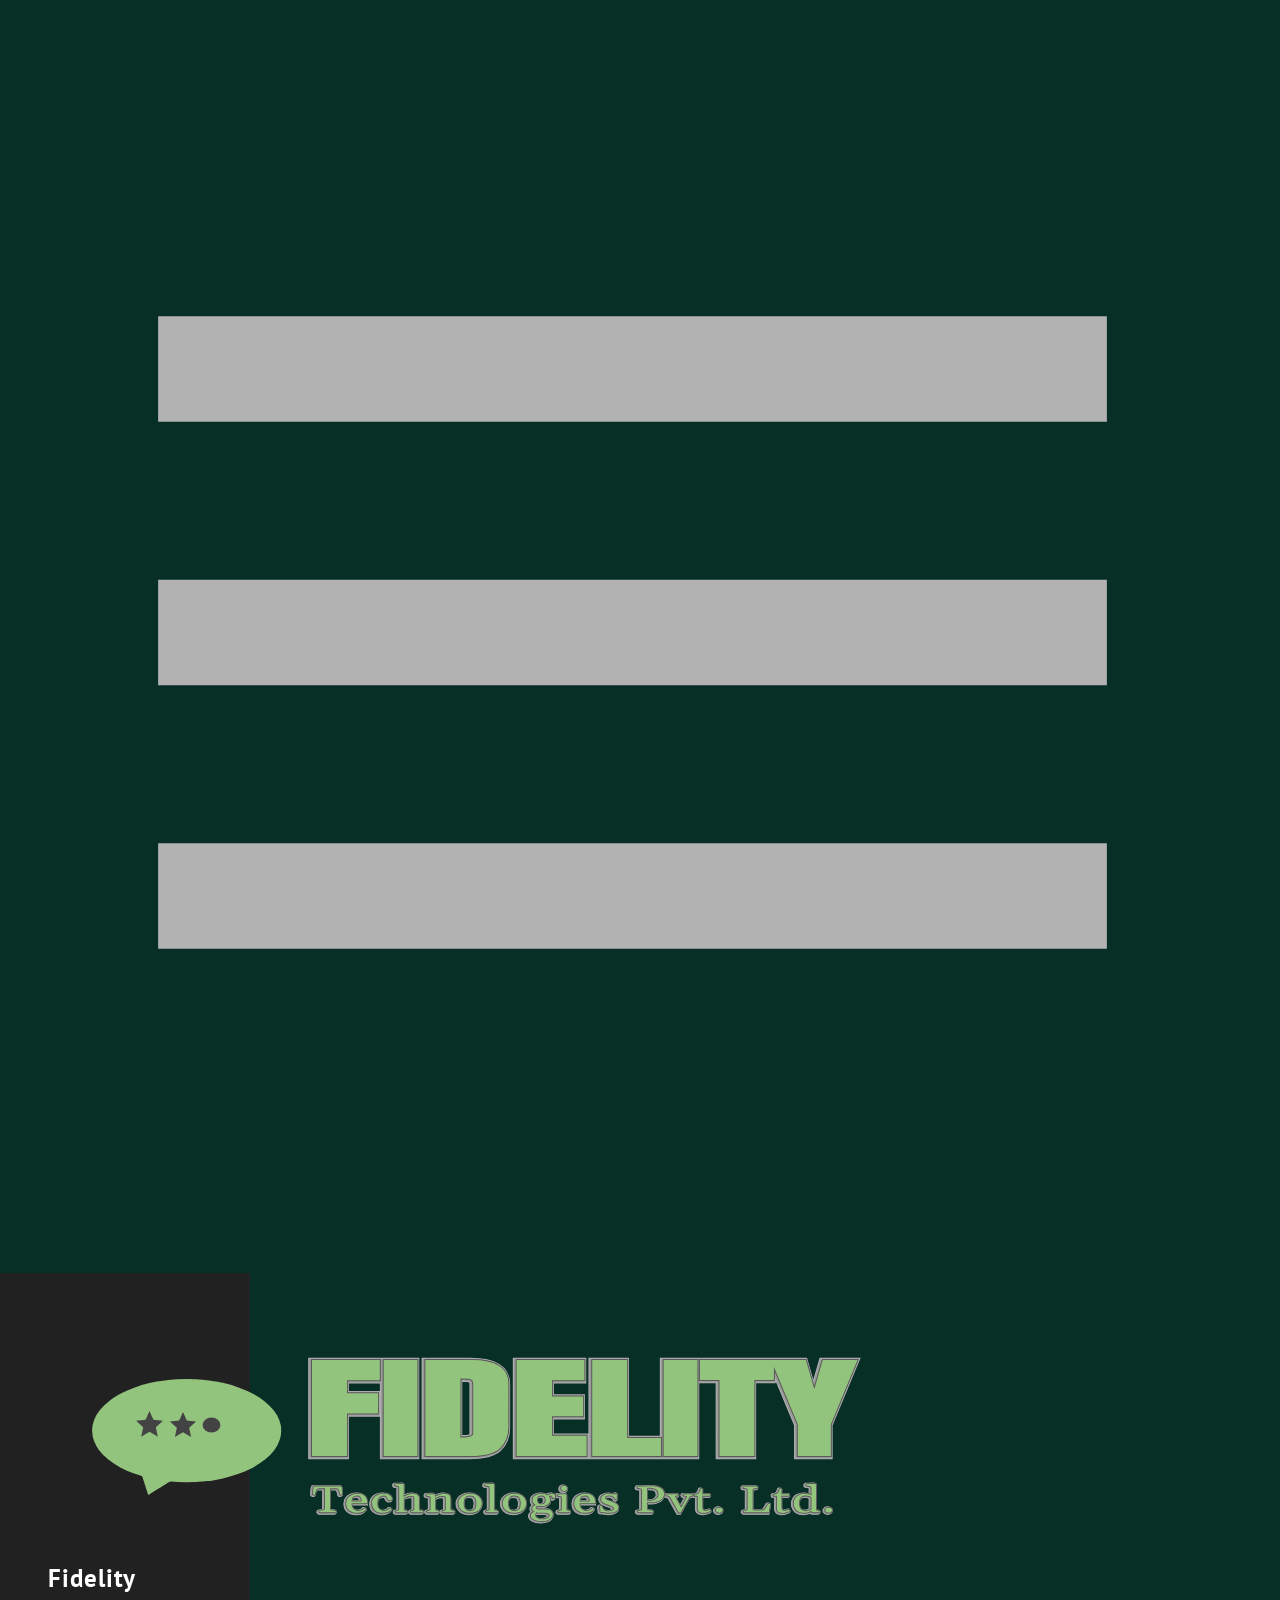
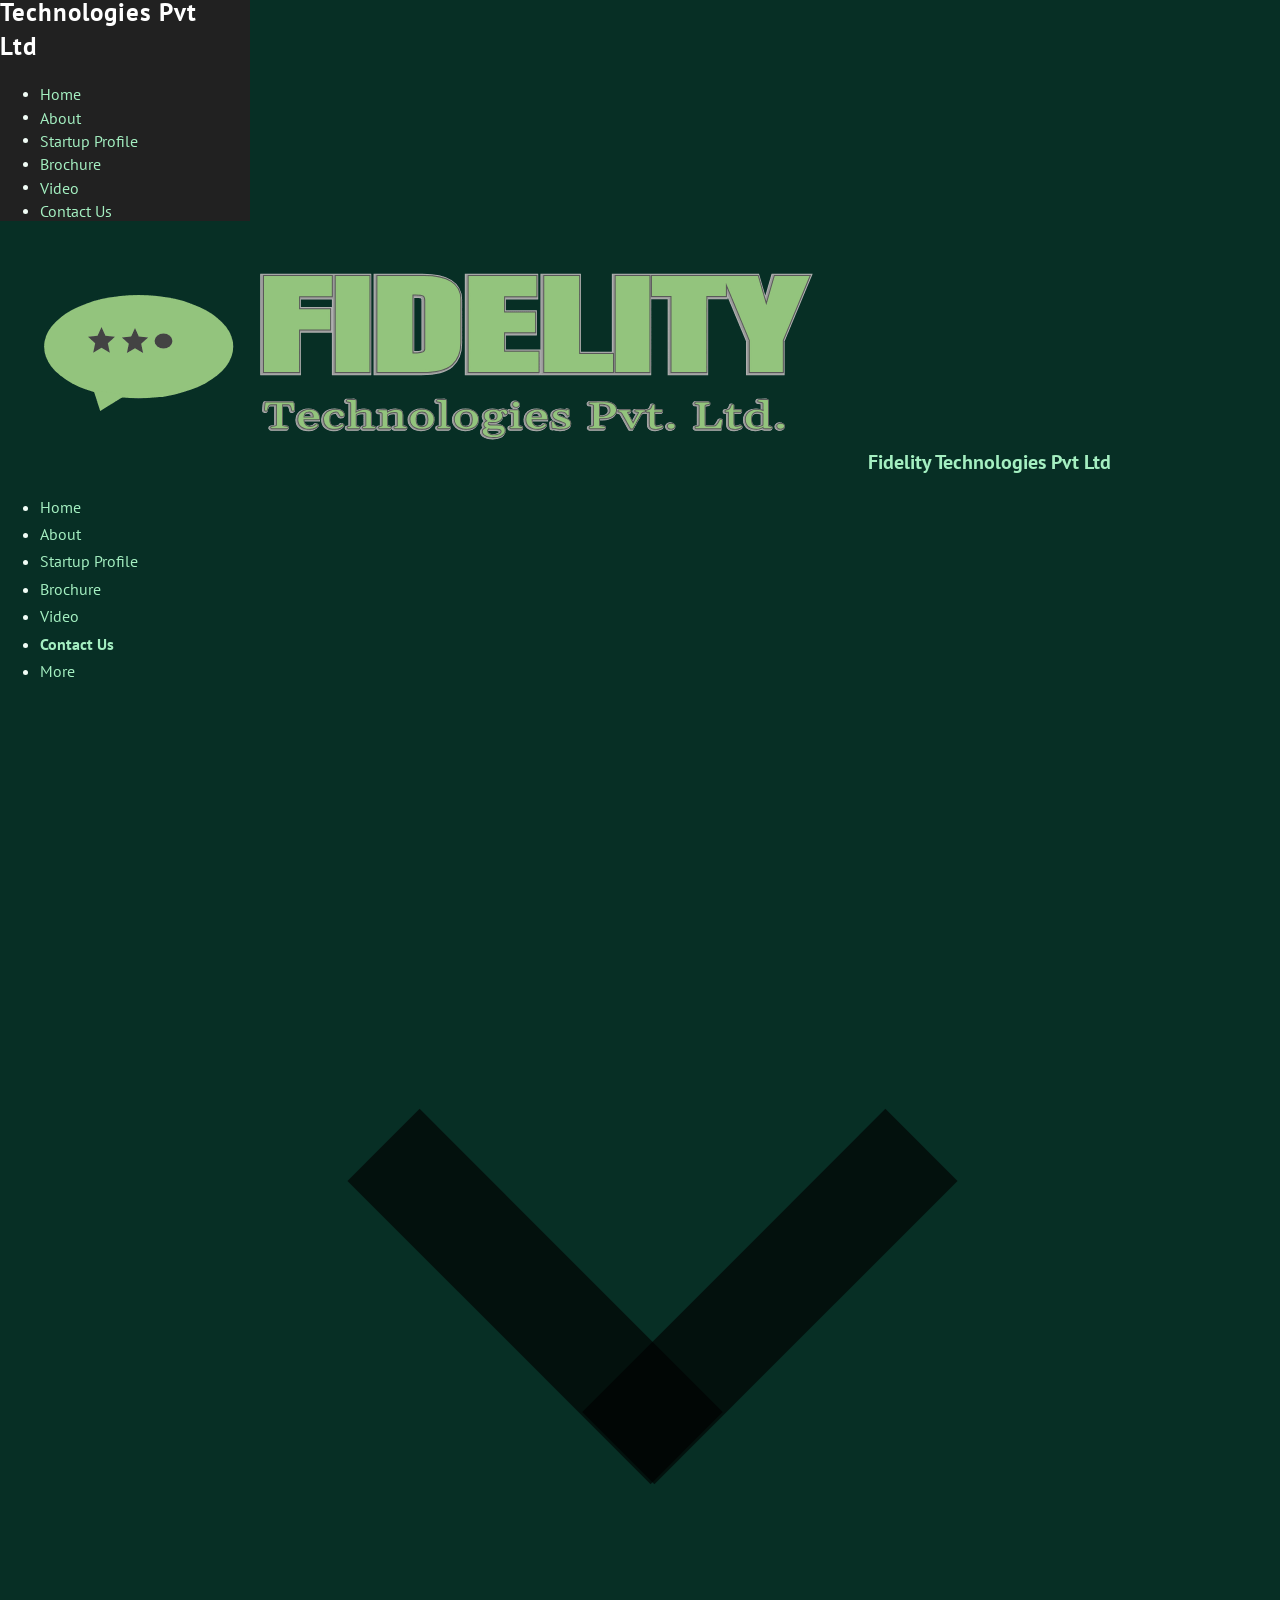
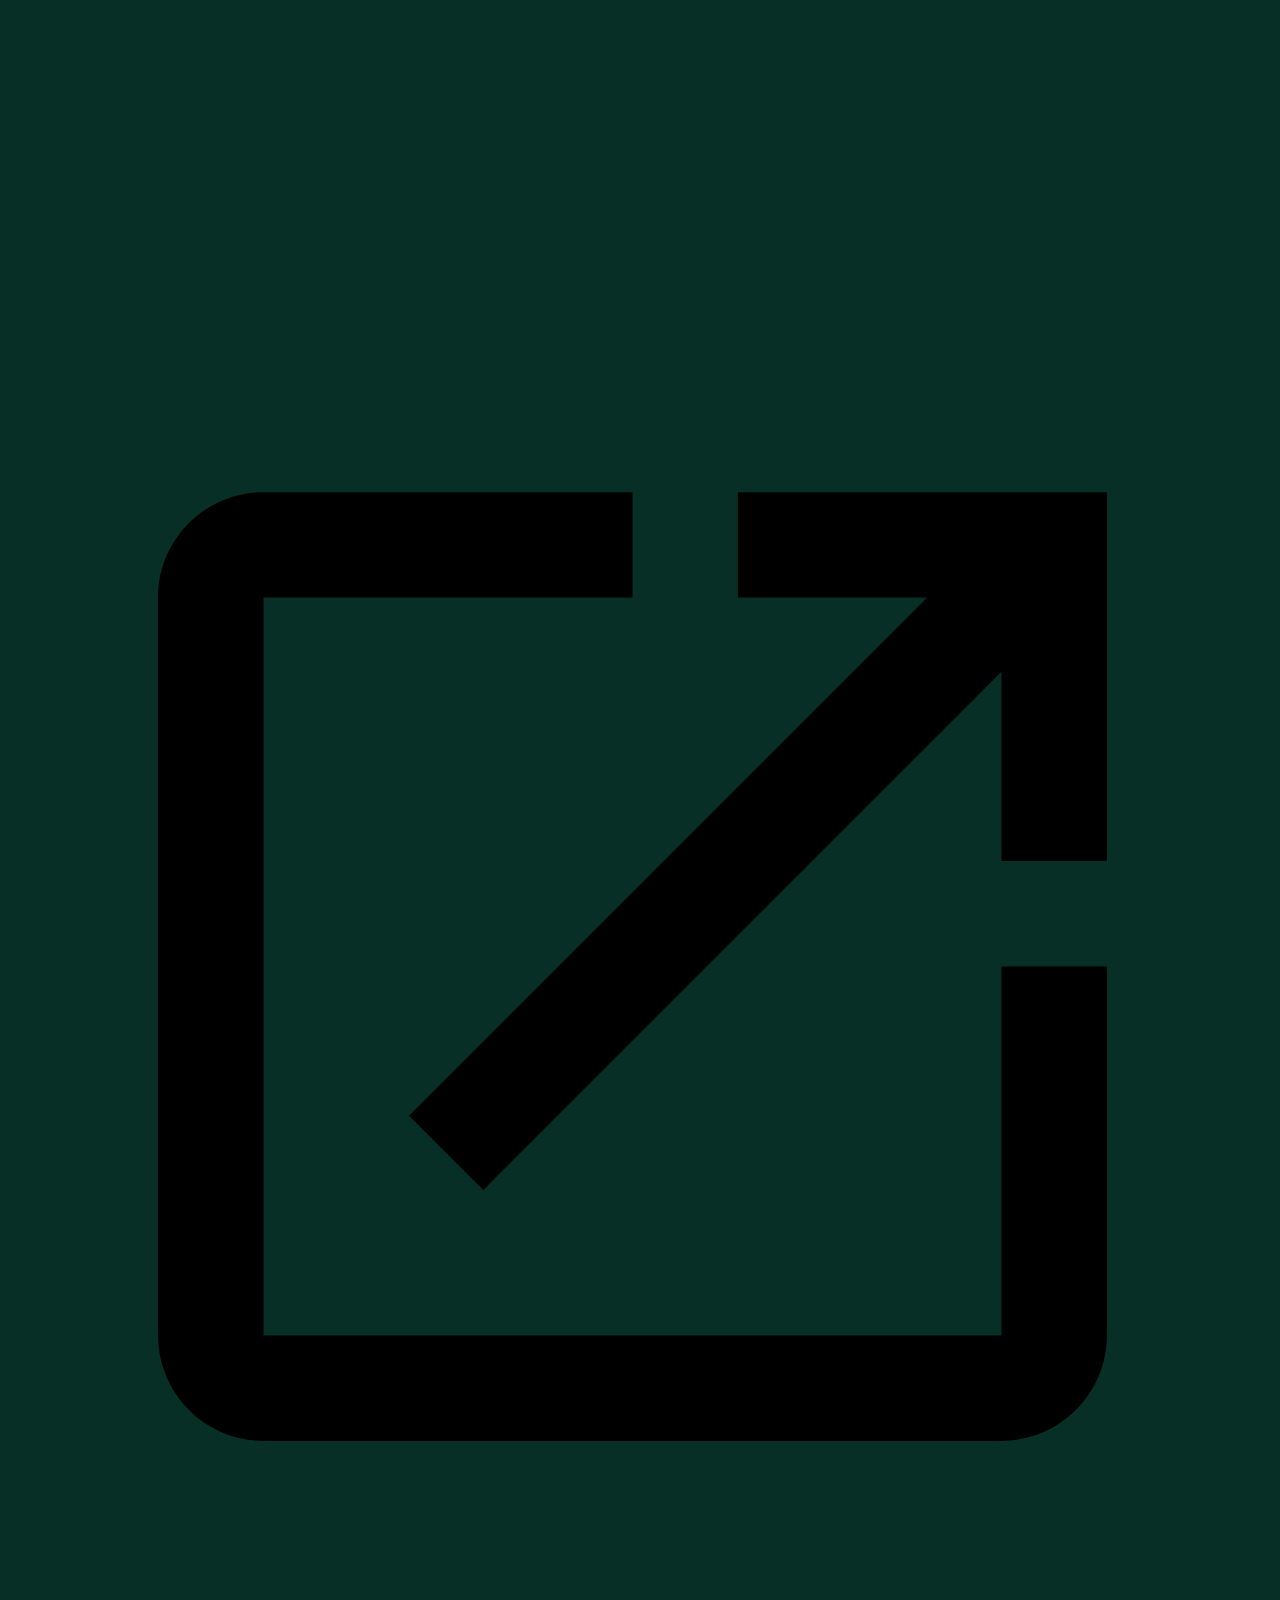
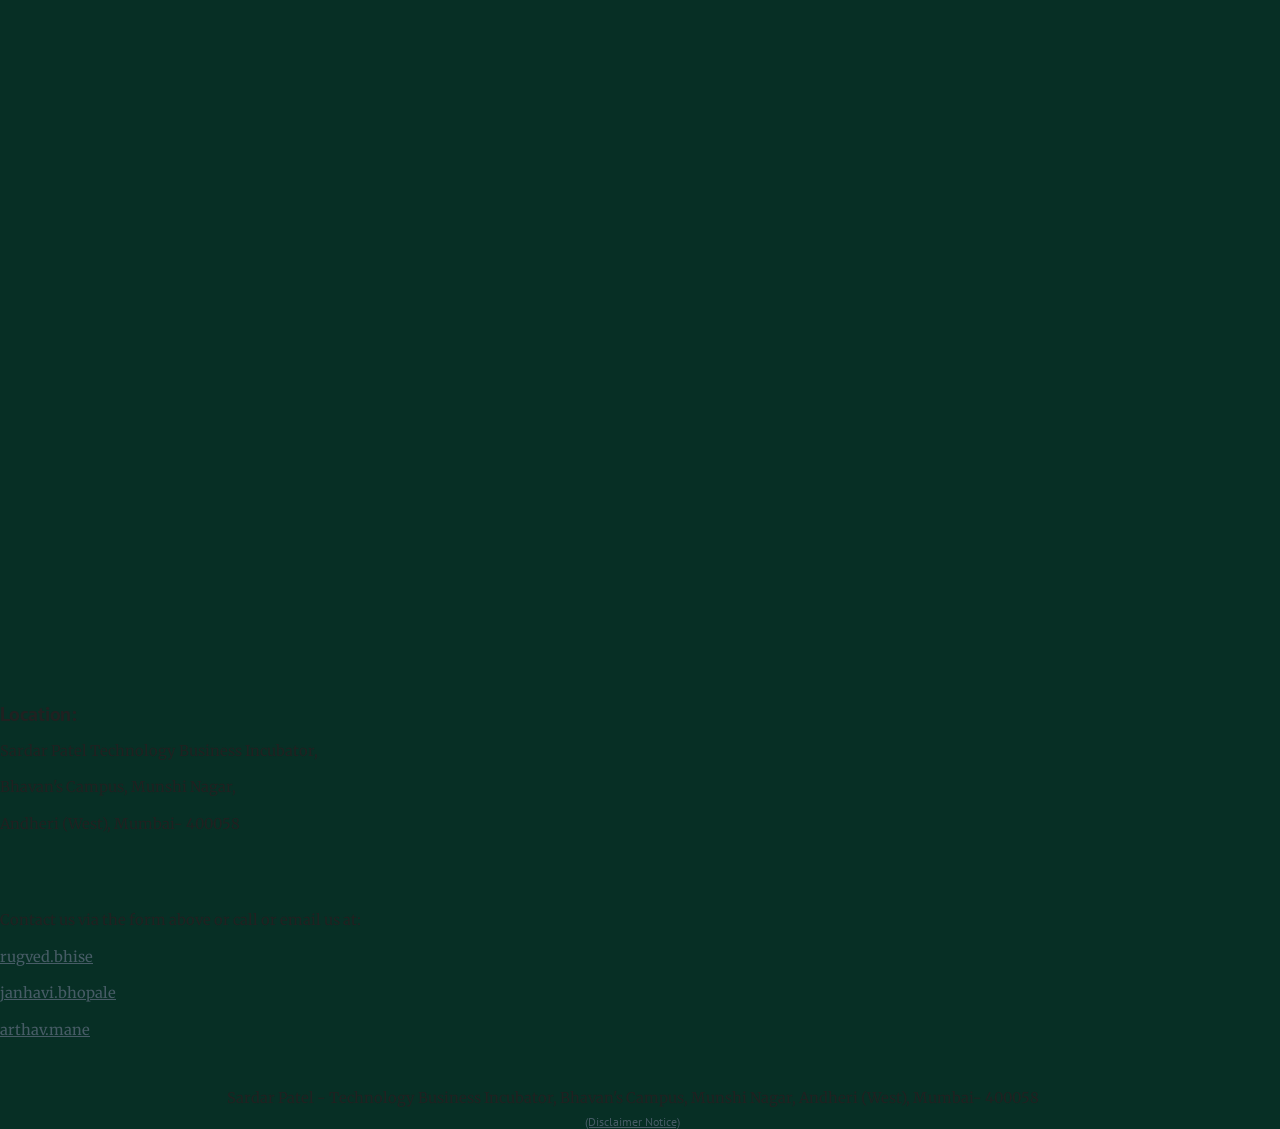
<file: contact-us.html>
<!DOCTYPE html><html lang="en"><head><meta charset="utf-8"><meta name="viewport" content="width=device-width, initial-scale=1"><meta name="referrer" content="strict-origin-when-cross-origin"><link rel="icon" href="favicon.png"><meta name="robots" content="noindex"><link href="https://fonts.googleapis.com/css?family=PT%20Sans%3A400%2C700%7CMerriweather%3A400%2C700&display=swap" rel="stylesheet"><link href="https://fonts.googleapis.com/css?family=Google+Sans:400,500|Roboto:300,400,500,700|Source+Code+Pro:400,700&display=swap" rel="stylesheet"><link rel="stylesheet" href="styles.css"><script src="extra.js" defer></script>
<meta name="description" content="Contact Fidelity Technologies"><meta name="theme-color" content="#0f644d"<meta property="og:type" content="website"><meta property="og:site_name" content="Fidelity Technologies Pvt Ltd"><meta property="og:title" content="Fidelity Technologies Pvt Ltd - Contact Us"><meta property="og:description" content="Contact Fidelity Technologies"><meta property="og:url" content="https://rugvedb133.github.io/fake-review-detector/contact-us.html"><meta property="og:image" content="https://rugvedb133.github.io/fake-review-detector/images/hero.jpg"><meta property="og:image:type" content="image/jpeg"><meta property="og:image:width" content="3240"><meta property="og:image:height" content="2160"><meta property="og:image:alt" content="A person using a tablet beside an open laptop on a desk with sticky notes, a calculator and a plant."><meta name="twitter:card" content="summary_large_image">
<title>Fidelity Technologies Pvt Ltd - Contact Us</title><style jsname="ptDGoc">.M63kCb{background-color: rgba(255,255,255,1);}.OUGEr{color: rgba(33,33,33,1);}.duRjpb .OUGEr{color: rgba(55,71,79,1);}.JYVBee .OUGEr{color: rgba(55,71,79,1);}.OmQG5e .OUGEr{color: rgba(33,33,33,1);}.iwQgFb{background-color: rgba(0,0,0,0.150000006);}.ySLm4c{font-family: Merriweather, serif;}.CbiMKe{background-color: rgba(50,50,50,1);}.qeLZfd .zfr3Q{color: rgba(33,33,33,1);}.qeLZfd .qnVSj{color: rgba(33,33,33,1);}.qeLZfd .Glwbz{color: rgba(33,33,33,1);}.qeLZfd .duRjpb{color: rgba(55,71,79,1);}.qeLZfd .qLrapd{color: rgba(55,71,79,1);}.qeLZfd .JYVBee{color: rgba(55,71,79,1);}.qeLZfd .aHM7ed{color: rgba(55,71,79,1);}.qeLZfd .OmQG5e{color: rgba(33,33,33,1);}.qeLZfd .NHD4Gf{color: rgba(33,33,33,1);}.qeLZfd .aw5Odc{color: rgba(71,92,102,1);}.qeLZfd .dhtgD:hover{color: rgba(90,112,122,1);}.qeLZfd .dhtgD:visited{color: rgba(71,92,102,1);}.qeLZfd .iwQgFb{background-color: rgba(0,0,0,0.150000006);}.qeLZfd .OUGEr{color: rgba(33,33,33,1);}.qeLZfd .duRjpb .OUGEr{color: rgba(55,71,79,1);}.qeLZfd .JYVBee .OUGEr{color: rgba(55,71,79,1);}.qeLZfd .OmQG5e .OUGEr{color: rgba(33,33,33,1);}.qeLZfd:before{background-color: rgba(242,242,242,1); display: block;}.lQAHbd .zfr3Q{color: rgba(255,255,255,1);}.lQAHbd .qnVSj{color: rgba(255,255,255,1);}.lQAHbd .Glwbz{color: rgba(255,255,255,1);}.lQAHbd .duRjpb{color: rgba(255,255,255,1);}.lQAHbd .qLrapd{color: rgba(255,255,255,1);}.lQAHbd .JYVBee{color: rgba(255,255,255,1);}.lQAHbd .aHM7ed{color: rgba(255,255,255,1);}.lQAHbd .OmQG5e{color: rgba(255,255,255,1);}.lQAHbd .NHD4Gf{color: rgba(255,255,255,1);}.lQAHbd .aw5Odc{color: rgba(255,255,255,1);}.lQAHbd .dhtgD:hover{color: rgba(255,255,255,0.6999999881);}.lQAHbd .dhtgD:visited{color: rgba(255,255,255,1);}.lQAHbd .iwQgFb{background-color: rgba(255,255,255,0.150000006);}.lQAHbd .OUGEr{color: rgba(255,255,255,1);}.lQAHbd .duRjpb .OUGEr{color: rgba(255,255,255,1);}.lQAHbd .JYVBee .OUGEr{color: rgba(255,255,255,1);}.lQAHbd .OmQG5e .OUGEr{color: rgba(255,255,255,1);}.lQAHbd .CbiMKe{background-color: rgba(255,255,255,1);}.lQAHbd:before{background-color: rgba(50,50,50,1); display: block;}.cJgDec .zfr3Q{color: rgba(255,255,255,1);}.cJgDec .zfr3Q .OUGEr{color: rgba(255,255,255,1);}.cJgDec .qnVSj{color: rgba(255,255,255,1);}.cJgDec .Glwbz{color: rgba(255,255,255,1);}.cJgDec .qLrapd{color: rgba(255,255,255,1);}.cJgDec .aHM7ed{color: rgba(255,255,255,1);}.cJgDec .NHD4Gf{color: rgba(255,255,255,1);}.cJgDec .IFuOkc:before{background-color: rgba(33,33,33,1); opacity: 0; display: block;}.O13XJf{height: 340px; padding-bottom: 60px; padding-top: 60px;}.O13XJf .IFuOkc{background-color: rgba(55,71,79,1); background-image: url(https://ssl.gstatic.com/atari/images/simple-header-blended-small.png);}.O13XJf .IFuOkc:before{background-color: rgba(33,33,33,1); opacity: 0.4; display: block;}.O13XJf .zfr3Q{color: rgba(255,255,255,1);}.O13XJf .qnVSj{color: rgba(255,255,255,1);}.O13XJf .Glwbz{color: rgba(255,255,255,1);}.O13XJf .duRjpb{color: rgba(255,255,255,1);}.O13XJf .qLrapd{color: rgba(255,255,255,1);}.O13XJf .JYVBee{color: rgba(255,255,255,1);}.O13XJf .aHM7ed{color: rgba(255,255,255,1);}.O13XJf .OmQG5e{color: rgba(255,255,255,1);}.O13XJf .NHD4Gf{color: rgba(255,255,255,1);}.tpmmCb .zfr3Q{color: rgba(33,33,33,1);}.tpmmCb .zfr3Q .OUGEr{color: rgba(33,33,33,1);}.tpmmCb .qnVSj{color: rgba(33,33,33,1);}.tpmmCb .Glwbz{color: rgba(33,33,33,1);}.tpmmCb .qLrapd{color: rgba(33,33,33,1);}.tpmmCb .aHM7ed{color: rgba(33,33,33,1);}.tpmmCb .NHD4Gf{color: rgba(33,33,33,1);}.tpmmCb .IFuOkc:before{background-color: rgba(255,255,255,1); display: block;}.tpmmCb .Wew9ke{fill: rgba(33,33,33,1);}.aw5Odc{color: rgba(71,92,102,1);}.dhtgD:hover{color: rgba(90,112,122,1);}.dhtgD:active{color: rgba(90,112,122,1);}.dhtgD:visited{color: rgba(71,92,102,1);}.Zjiec{color: rgba(255,255,255,1); font-family: 'PT Sans', sans-serif; font-size: 19pt; font-weight: 700; letter-spacing: 1px; line-height: 1.3; padding-bottom: 62.5px; padding-left: 48px; padding-right: 36px; padding-top: 11.5px;}.XMyrgf{margin-top: 0px; margin-left: 48px; margin-bottom: 24px; margin-right: 24px;}.TlfmSc{color: rgba(255,255,255,1); font-family: 'PT Sans', sans-serif; font-size: 15pt; font-weight: 700; line-height: 1.333;}.Mz8gvb{color: rgba(255,255,255,1);}.zDUgLc{background-color: rgba(33,33,33,1);}.QTKDff.chg4Jd:focus{background-color: rgba(255,255,255,0.1199999973);}.YTv4We{color: rgba(178,178,178,1);}.YTv4We:hover:before{background-color: rgba(255,255,255,0.1199999973); display: block;}.YTv4We.chg4Jd:focus:before{border-color: rgba(255,255,255,0.3600000143); display: block;}.eWDljc{background-color: rgba(33,33,33,1);}.eWDljc .hDrhEe{padding-left: 8px;}.ZXW7w{color: rgba(255,255,255,1); opacity: 1;}.PsKE7e{color: rgba(255,255,255,1); font-family: 'PT Sans', sans-serif; font-size: 12pt; font-weight: 400;}.lhZOrc{color: rgba(125,182,177,1);}.hDrhEe:hover{color: rgba(125,182,177,1);}.M9vuGd{color: rgba(125,182,177,1); font-weight: 700;}.jgXgSe:hover{color: rgba(125,182,177,1);}.j10yRb:hover{color: rgba(125,182,177,1);}.j10yRb.chg4Jd:focus:before{border-color: rgba(255,255,255,0.3600000143); display: block;}.tCHXDc{color: rgba(255,255,255,1);}.iWs3gf.chg4Jd:focus{background-color: rgba(255,255,255,0.1199999973);}.wgxiMe{background-color: rgba(33,33,33,1);}.fOU46b .TlfmSc{color: rgba(255,255,255,1);}.fOU46b .KJll8d{background-color: rgba(255,255,255,1);}.fOU46b .Mz8gvb{color: rgba(255,255,255,1);}.fOU46b .Mz8gvb.chg4Jd:focus:before{border-color: rgba(255,255,255,1); display: block;}.fOU46b .qV4dIc{color: rgba(255,255,255,0.8700000048);}.fOU46b .jgXgSe:hover{color: rgba(255,255,255,1);}.fOU46b .M9vuGd{color: rgba(255,255,255,1);}.fOU46b .tCHXDc{color: rgba(255,255,255,0.8700000048);}.fOU46b .iWs3gf.chg4Jd:focus{background-color: rgba(255,255,255,0.1199999973);}.fOU46b .G8QRnc .Mz8gvb{color: rgba(0,0,0,0.8000000119);}.fOU46b .G8QRnc .Mz8gvb.chg4Jd:focus:before{border-color: rgba(0,0,0,0.8000000119); display: block;}.fOU46b .G8QRnc .ZXW7w{color: rgba(0,0,0,0.8000000119);}.fOU46b .G8QRnc .TlfmSc{color: rgba(0,0,0,0.8000000119);}.fOU46b .G8QRnc .KJll8d{background-color: rgba(0,0,0,0.8000000119);}.fOU46b .G8QRnc .qV4dIc{color: rgba(0,0,0,0.6399999857);}.fOU46b .G8QRnc .jgXgSe:hover{color: rgba(0,0,0,0.8199999928);}.fOU46b .G8QRnc .M9vuGd{color: rgba(0,0,0,0.8199999928);}.fOU46b .G8QRnc .tCHXDc{color: rgba(0,0,0,0.6399999857);}.fOU46b .G8QRnc .iWs3gf.chg4Jd:focus{background-color: rgba(0,0,0,0.1199999973);}.fOU46b .usN8rf .Mz8gvb{color: rgba(0,0,0,0.8000000119);}.fOU46b .usN8rf .Mz8gvb.chg4Jd:focus:before{border-color: rgba(0,0,0,0.8000000119); display: block;}.fOU46b .usN8rf .ZXW7w{color: rgba(0,0,0,0.8000000119);}.fOU46b .usN8rf .TlfmSc{color: rgba(0,0,0,0.8000000119);}.fOU46b .usN8rf .KJll8d{background-color: rgba(0,0,0,0.8000000119);}.fOU46b .usN8rf .qV4dIc{color: rgba(0,0,0,0.6399999857);}.fOU46b .usN8rf .jgXgSe:hover{color: rgba(0,0,0,0.8199999928);}.fOU46b .usN8rf .M9vuGd{color: rgba(0,0,0,0.8199999928);}.fOU46b .usN8rf .tCHXDc{color: rgba(0,0,0,0.6399999857);}.fOU46b .usN8rf .iWs3gf.chg4Jd:focus{background-color: rgba(0,0,0,0.1199999973);}.fOU46b .aCIEDd .qV4dIc{color: rgba(33,33,33,1);}.fOU46b .aCIEDd .TlfmSc{color: rgba(33,33,33,1);}.fOU46b .aCIEDd .KJll8d{background-color: rgba(33,33,33,1);}.fOU46b .aCIEDd .ZXW7w{color: rgba(33,33,33,1);}.fOU46b .aCIEDd .jgXgSe:hover{color: rgba(33,33,33,1); opacity: 0.82;}.fOU46b .aCIEDd .Mz8gvb{color: rgba(33,33,33,1);}.fOU46b .aCIEDd .tCHXDc{color: rgba(33,33,33,1);}.fOU46b .aCIEDd .iWs3gf.chg4Jd:focus{background-color: rgba(33,33,33,0.1199999973);}.fOU46b .a3ETed .qV4dIc{color: rgba(255,255,255,1);}.fOU46b .a3ETed .TlfmSc{color: rgba(255,255,255,1);}.fOU46b .a3ETed .KJll8d{background-color: rgba(255,255,255,1);}.fOU46b .a3ETed .ZXW7w{color: rgba(255,255,255,1);}.fOU46b .a3ETed .jgXgSe:hover{color: rgba(255,255,255,1); opacity: 0.82;}.fOU46b .a3ETed .Mz8gvb{color: rgba(255,255,255,1);}.fOU46b .a3ETed .tCHXDc{color: rgba(255,255,255,1);}.fOU46b .a3ETed .iWs3gf.chg4Jd:focus{background-color: rgba(255,255,255,0.1199999973);}@media only screen and (min-width: 1280px){.XeSM4.b2Iqye.fOU46b .LBrwzc .tCHXDc{color: rgba(255,255,255,0.8700000048);}}.XeSM4.b2Iqye.fOU46b .LBrwzc .iWs3gf.chg4Jd:focus{background-color: rgba(255,255,255,0.1199999973);}@media only screen and (min-width: 1280px){.KuNac.b2Iqye.fOU46b .tCHXDc{color: rgba(0,0,0,0.6399999857);}}.KuNac.b2Iqye.fOU46b .iWs3gf.chg4Jd:focus{background-color: rgba(0,0,0,0.1199999973);}.fOU46b .zDUgLc{opacity: 0;}.LBrwzc .ZXW7w{color: rgba(0,0,0,1);}.LBrwzc .KJll8d{background-color: rgba(0,0,0,1);}.GBy4H .ZXW7w{color: rgba(255,255,255,1);}.GBy4H .KJll8d{background-color: rgba(255,255,255,1);}.eBSUbc{background-color: rgba(33,33,33,1); color: rgba(0,188,212,0.6999999881);}.BFDQOb:hover{color: rgba(125,182,177,1);}.ImnMyf{background-color: rgba(255,255,255,1); color: rgba(33,33,33,1);}.Vs12Bd{background-color: rgba(242,242,242,1); color: rgba(33,33,33,1);}.S5d9Rd{background-color: rgba(50,50,50,1); color: rgba(255,255,255,1);}.zfr3Q{color: rgba(33,33,33,1); font-family: Merriweather, serif; font-size: 11pt; font-weight: 400; line-height: 1.6667; margin-top: 12px;}.qnVSj{color: rgba(33,33,33,1);}.Glwbz{color: rgba(33,33,33,1);}.duRjpb{color: rgba(55,71,79,1); font-family: 'PT Sans', sans-serif; font-size: 34pt; font-weight: 700; letter-spacing: -0.5px; line-height: 1.2; margin-top: 30px;}.Ap4VC{margin-bottom: -30px;}.qLrapd{color: rgba(55,71,79,1);}.JYVBee{color: rgba(55,71,79,1); font-family: 'PT Sans', sans-serif; font-size: 19pt; font-weight: 700; line-height: 1.4; margin-top: 20px;}.CobnVe{margin-bottom: -20px;}.aHM7ed{color: rgba(55,71,79,1);}.OmQG5e{color: rgba(33,33,33,1); font-family: 'PT Sans', sans-serif; font-size: 15pt; font-style: normal; font-weight: 700; line-height: 1.25; margin-top: 16px;}.GV3q8e{margin-bottom: -16px;}.NHD4Gf{color: rgba(33,33,33,1);}.LB7kq .duRjpb{font-size: 64pt; letter-spacing: -1px; line-height: 1; margin-top: 40px;}.LB7kq .JYVBee{font-size: 25pt; font-weight: 400; line-height: 1.1; margin-top: 25px;}@media only screen and (max-width: 479px){.LB7kq .duRjpb{font-size: 40pt;}}@media only screen and (min-width: 480px) and (max-width: 767px){.LB7kq .duRjpb{font-size: 53pt;}}@media only screen and (max-width: 479px){.LB7kq .JYVBee{font-size: 19pt;}}@media only screen and (min-width: 480px) and (max-width: 767px){.LB7kq .JYVBee{font-size: 22pt;}}.O13XJf{height: 340px; padding-bottom: 60px; padding-top: 60px;}@media only screen and (min-width: 480px) and (max-width: 767px){.O13XJf{height: 280px; padding-bottom: 40px; padding-top: 40px;}}@media only screen and (max-width: 479px){.O13XJf{height: 250px; padding-bottom: 30px; padding-top: 30px;}}.SBrW1{height: 520px;}@media only screen and (min-width: 480px) and (max-width: 767px){.SBrW1{height: 520px;}}@media only screen and (max-width: 479px){.SBrW1{height: 400px;}}.Wew9ke{fill: rgba(255,255,255,1);}.gk8rDe{height: 180px; padding-bottom: 32px; padding-top: 60px;}.gk8rDe .zfr3Q{color: rgba(0,0,0,1);}.gk8rDe .duRjpb{color: rgba(55,71,79,1); font-size: 45pt; line-height: 1.1;}.gk8rDe .qLrapd{color: rgba(55,71,79,1);}.gk8rDe .JYVBee{color: rgba(55,71,79,1); font-size: 27pt; line-height: 1.35; margin-top: 15px;}.gk8rDe .aHM7ed{color: rgba(55,71,79,1);}.gk8rDe .OmQG5e{color: rgba(33,33,33,1);}.gk8rDe .NHD4Gf{color: rgba(33,33,33,1);}@media only screen and (max-width: 479px){.gk8rDe .duRjpb{font-size: 30pt;}}@media only screen and (min-width: 480px) and (max-width: 767px){.gk8rDe .duRjpb{font-size: 38pt;}}@media only screen and (max-width: 479px){.gk8rDe .JYVBee{font-size: 20pt;}}@media only screen and (min-width: 480px) and (max-width: 767px){.gk8rDe .JYVBee{font-size: 24pt;}}@media only screen and (min-width: 480px) and (max-width: 767px){.gk8rDe{padding-top: 45px;}}@media only screen and (max-width: 479px){.gk8rDe{padding-bottom: 0px; padding-top: 30px;}}.dhtgD{text-decoration: underline;}.JzO0Vc{background-color: rgba(33,33,33,1); font-family: Lato, sans-serif; width: 250px;}@media only screen and (min-width: 1280px){.JzO0Vc{padding-top: 48.5px;}}.TlfmSc{font-family: 'PT Sans', sans-serif; font-size: 15pt; font-weight: 700; line-height: 1.333;}.PsKE7e{font-family: 'PT Sans', sans-serif; font-size: 12pt;}.IKA38e{line-height: 1.21;}.hDrhEe{padding-bottom: 11.5px; padding-top: 11.5px;}.zDUgLc{opacity: 1;}.QmpIrf{background-color: rgba(50,50,50,1); border-color: rgba(255,255,255,1); color: rgba(255,255,255,1); font-family: Merriweather, serif; font-size: 11pt; line-height: normal;}.xkUom{border-color: rgba(50,50,50,1); color: rgba(50,50,50,1); font-family: Merriweather, serif; font-size: 11pt; line-height: normal;}.xkUom:hover{background-color: rgba(50,50,50,0.1000000015);}.KjwKmc{color: rgba(50,50,50,1); font-family: Merriweather, serif; font-size: 11pt; line-height: normal; line-height: normal;}.KjwKmc:hover{background-color: rgba(50,50,50,0.1000000015);}.lQAHbd .QmpIrf{background-color: rgba(255,255,255,1); border-color: rgba(55,71,79,1); color: rgba(55,71,79,1); font-family: Merriweather, serif; font-size: 11pt; line-height: normal;}.lQAHbd .xkUom{border-color: rgba(242,242,242,1); color: rgba(242,242,242,1); font-family: Merriweather, serif; font-size: 11pt; line-height: normal;}.lQAHbd .xkUom:hover{background-color: rgba(255,255,255,0.1000000015);}.lQAHbd .KjwKmc{color: rgba(242,242,242,1); font-family: Merriweather, serif; font-size: 11pt; line-height: normal;}.lQAHbd .KjwKmc:hover{background-color: rgba(255,255,255,0.1000000015);}.lQAHbd .Mt0nFe{border-color: rgba(255,255,255,0.200000003);}.cJgDec .QmpIrf{background-color: rgba(255,255,255,1); border-color: rgba(55,71,79,1); color: rgba(55,71,79,1); font-family: Merriweather, serif; font-size: 11pt; line-height: normal;}.cJgDec .xkUom{border-color: rgba(242,242,242,1); color: rgba(242,242,242,1); font-family: Merriweather, serif; font-size: 11pt; line-height: normal;}.cJgDec .xkUom:hover{background-color: rgba(255,255,255,0.1000000015);}.cJgDec .KjwKmc{color: rgba(242,242,242,1); font-family: Merriweather, serif; font-size: 11pt; line-height: normal;}.cJgDec .KjwKmc:hover{background-color: rgba(255,255,255,0.1000000015);}.tpmmCb .QmpIrf{background-color: rgba(255,255,255,1); border-color: rgba(55,71,79,1); color: rgba(55,71,79,1); font-family: Merriweather, serif; font-size: 11pt; line-height: normal;}.tpmmCb .xkUom{border-color: rgba(50,50,50,1); color: rgba(50,50,50,1); font-family: Merriweather, serif; font-size: 11pt; line-height: normal;}.tpmmCb .xkUom:hover{background-color: rgba(50,50,50,0.1000000015);}.tpmmCb .KjwKmc{color: rgba(50,50,50,1); font-family: Merriweather, serif; font-size: 11pt; line-height: normal;}.tpmmCb .KjwKmc:hover{background-color: rgba(50,50,50,0.1000000015);}.gk8rDe .QmpIrf{background-color: rgba(50,50,50,1); border-color: rgba(255,255,255,1); color: rgba(255,255,255,1); font-family: Merriweather, serif; font-size: 11pt; line-height: normal;}.gk8rDe .xkUom{border-color: rgba(50,50,50,1); color: rgba(50,50,50,1); font-family: Merriweather, serif; font-size: 11pt; line-height: normal;}.gk8rDe .xkUom:hover{background-color: rgba(50,50,50,0.1000000015);}.gk8rDe .KjwKmc{color: rgba(50,50,50,1); font-family: Merriweather, serif; font-size: 11pt; line-height: normal;}.gk8rDe .KjwKmc:hover{background-color: rgba(50,50,50,0.1000000015);}.O13XJf .QmpIrf{background-color: rgba(255,255,255,1); border-color: rgba(55,71,79,1); color: rgba(55,71,79,1); font-family: Merriweather, serif; font-size: 11pt; line-height: normal;}.O13XJf .xkUom{border-color: rgba(242,242,242,1); color: rgba(242,242,242,1); font-family: Merriweather, serif; font-size: 11pt; line-height: normal;}.O13XJf .xkUom:hover{background-color: rgba(255,255,255,0.1000000015);}.O13XJf .KjwKmc{color: rgba(242,242,242,1); font-family: Merriweather, serif; font-size: 11pt; line-height: normal;}.O13XJf .KjwKmc:hover{background-color: rgba(255,255,255,0.1000000015);}.Y4CpGd{font-family: Merriweather, serif; font-size: 11pt;}.CMArNe{background-color: rgba(242,242,242,1);}.LBrwzc .TlfmSc{color: rgba(0,0,0,0.8000000119);}.LBrwzc .YTv4We{color: rgba(0,0,0,0.6399999857);}.LBrwzc .YTv4We.chg4Jd:focus:before{border-color: rgba(0,0,0,0.6399999857); display: block;}.LBrwzc .Mz8gvb{color: rgba(0,0,0,0.6399999857);}.LBrwzc .tCHXDc{color: rgba(0,0,0,0.6399999857);}.LBrwzc .iWs3gf.chg4Jd:focus{background-color: rgba(0,0,0,0.1199999973);}.LBrwzc .wgxiMe{background-color: rgba(255,255,255,1);}.LBrwzc .qV4dIc{color: rgba(0,0,0,0.6399999857);}.LBrwzc .M9vuGd{color: rgba(0,0,0,0.8000000119); font-weight: bold;}.LBrwzc .Zjiec{color: rgba(0,0,0,0.8000000119);}.LBrwzc .IKA38e{color: rgba(0,0,0,0.6399999857);}.LBrwzc .lhZOrc.IKA38e{color: rgba(0,0,0,0.8000000119); font-weight: bold;}.LBrwzc .j10yRb:hover{color: rgba(0,0,0,0.8000000119);}.LBrwzc .eBSUbc{color: rgba(0,0,0,0.8000000119);}.LBrwzc .hDrhEe:hover{color: rgba(0,0,0,0.8000000119);}.LBrwzc .jgXgSe:hover{color: rgba(0,0,0,0.8000000119);}.LBrwzc .M9vuGd:hover{color: rgba(0,0,0,0.8000000119);}.LBrwzc .zDUgLc{border-bottom-color: rgba(204,204,204,1); border-bottom-width: 1px; border-bottom-style: solid;}.fOU46b .LBrwzc .M9vuGd{color: rgba(0,0,0,0.8000000119);}.fOU46b .LBrwzc .jgXgSe:hover{color: rgba(0,0,0,0.8000000119);}.fOU46b .LBrwzc .zDUgLc{opacity: 1; border-bottom-style: none;}.fOU46b .LBrwzc .tCHXDc{color: rgba(0,0,0,0.6399999857);}.fOU46b .LBrwzc .iWs3gf.chg4Jd:focus{background-color: rgba(0,0,0,0.1199999973);}.fOU46b .GBy4H .M9vuGd{color: rgba(255,255,255,1);}.fOU46b .GBy4H .jgXgSe:hover{color: rgba(255,255,255,1);}.fOU46b .GBy4H .zDUgLc{opacity: 1;}.fOU46b .GBy4H .tCHXDc{color: rgba(255,255,255,0.8700000048);}.fOU46b .GBy4H .iWs3gf.chg4Jd:focus{background-color: rgba(255,255,255,0.1199999973);}.XeSM4.G9Qloe.fOU46b .LBrwzc .tCHXDc{color: rgba(0,0,0,0.6399999857);}.XeSM4.G9Qloe.fOU46b .LBrwzc .iWs3gf.chg4Jd:focus{background-color: rgba(0,0,0,0.1199999973);}.GBy4H .lhZOrc.IKA38e{color: rgba(255,255,255,1);}.GBy4H .eBSUbc{color: rgba(255,255,255,0.8700000048);}.GBy4H .hDrhEe:hover{color: rgba(255,255,255,1);}.GBy4H .j10yRb:hover{color: rgba(255,255,255,1);}.GBy4H .YTv4We{color: rgba(255,255,255,1);}.GBy4H .YTv4We.chg4Jd:focus:before{border-color: rgba(255,255,255,1); display: block;}.GBy4H .tCHXDc{color: rgba(255,255,255,0.8700000048);}.GBy4H .iWs3gf.chg4Jd:focus{background-color: rgba(255,255,255,0.1199999973);}.GBy4H .jgXgSe:hover{color: rgba(255,255,255,1);}.GBy4H .jgXgSe:hover{color: rgba(255,255,255,1);}.GBy4H .M9vuGd{color: rgba(255,255,255,1);}.GBy4H .M9vuGd:hover{color: rgba(255,255,255,1);}.QcmuFb{padding-left: 20px;}.vDPrib{padding-left: 40px;}.TBDXjd{padding-left: 60px;}.bYeK8e{padding-left: 80px;}.CuqSDe{padding-left: 100px;}.Havqpe{padding-left: 120px;}.JvDrRe{padding-left: 140px;}.o5lrIf{padding-left: 160px;}.yOJW7c{padding-left: 180px;}.rB8cye{padding-left: 200px;}.RuayVd{padding-right: 20px;}.YzcKX{padding-right: 40px;}.reTV0b{padding-right: 60px;}.vSYeUc{padding-right: 80px;}.PxtZIe{padding-right: 100px;}.ahQMed{padding-right: 120px;}.rzhcXb{padding-right: 140px;}.PBhj0b{padding-right: 160px;}.TlN46c{padding-right: 180px;}.GEdNnc{padding-right: 200px;}.TMjjoe{font-family: 'PT Sans', sans-serif; font-size: 9pt; line-height: 1.2; margin-top: 0px;}@media only screen and (min-width: 1280px){.yxgWrb{margin-left: 250px;}}@media only screen and (max-width: 479px){.Zjiec{font-size: 15pt;}}@media only screen and (min-width: 480px) and (max-width: 767px){.Zjiec{font-size: 17pt;}}@media only screen and (max-width: 479px){.TlfmSc{font-size: 13pt;}}@media only screen and (min-width: 480px) and (max-width: 767px){.TlfmSc{font-size: 14pt;}}@media only screen and (max-width: 479px){.PsKE7e{font-size: 12pt;}}@media only screen and (min-width: 480px) and (max-width: 767px){.PsKE7e{font-size: 12pt;}}@media only screen and (max-width: 479px){.duRjpb{font-size: 24pt;}}@media only screen and (min-width: 480px) and (max-width: 767px){.duRjpb{font-size: 29pt;}}@media only screen and (max-width: 479px){.JYVBee{font-size: 15pt;}}@media only screen and (min-width: 480px) and (max-width: 767px){.JYVBee{font-size: 17pt;}}@media only screen and (max-width: 479px){.OmQG5e{font-size: 13pt;}}@media only screen and (min-width: 480px) and (max-width: 767px){.OmQG5e{font-size: 14pt;}}@media only screen and (max-width: 479px){.TlfmSc{font-size: 13pt;}}@media only screen and (min-width: 480px) and (max-width: 767px){.TlfmSc{font-size: 14pt;}}@media only screen and (max-width: 479px){.PsKE7e{font-size: 12pt;}}@media only screen and (min-width: 480px) and (max-width: 767px){.PsKE7e{font-size: 12pt;}}@media only screen and (max-width: 479px){.TMjjoe{font-size: 9pt;}}@media only screen and (min-width: 480px) and (max-width: 767px){.TMjjoe{font-size: 9pt;}}</style></head><body dir="ltr" class="" itemscope itemtype="http://schema.org/WebPage" id="yDmH0d" css="yDmH0d"><div jscontroller="pc62j" jsmodel="iTeaXe" jsaction="rcuQ6b:WYd;GvneHb:og1FDd;vbaUQc:uAM5ec;"><div jscontroller="X4BaPc" jsaction="rcuQ6b:WYd;o6xM5b:Pg9eo;HuL2Hd:mHeCvf;VMhF5:FFYy5e;sk3Qmb:HI1Mdd;JIbuQc:rSzFEd(z2EeY),aSaF6e(ilzYPe);"><div jsname="tiN4bf"><style>.rrJNTc{opacity: 0;}.bKy5e{pointer-events: none; position: absolute; top: 0;}</style><div class="bKy5e"><div class="rrJNTc" tabindex="-1"><div class="VfPpkd-dgl2Hf-ppHlrf-sM5MNb" data-is-touch-wrapper='true'><button class="VfPpkd-LgbsSe VfPpkd-LgbsSe-OWXEXe-dgl2Hf LjDxcd XhPA0b LQeN7 WsSUlf jz7fPb" jscontroller="soHxf" jsaction="click:cOuCgd; mousedown:UX7yZ; mouseup:lbsD7e; mouseenter:tfO1Yc; mouseleave:JywGue; touchstart:p6p2H; touchmove:FwuNnf; touchend:yfqBxc; touchcancel:JMtRjd; focus:AHmuwe; blur:O22p3e; contextmenu:mg9Pef;mlnRJb:fLiPzd;" data-idom-class="LjDxcd XhPA0b LQeN7 WsSUlf jz7fPb" jsname="z2EeY" tabindex="0"><div class="VfPpkd-Jh9lGc"></div><div class="VfPpkd-J1Ukfc-LhBDec"></div><div class="VfPpkd-RLmnJb"></div><span jsname="V67aGc" class="VfPpkd-vQzf8d">Skip to main content</span></button></div><div class="VfPpkd-dgl2Hf-ppHlrf-sM5MNb" data-is-touch-wrapper='true'><button class="VfPpkd-LgbsSe VfPpkd-LgbsSe-OWXEXe-dgl2Hf LjDxcd XhPA0b LQeN7 WsSUlf br90J" jscontroller="soHxf" jsaction="click:cOuCgd; mousedown:UX7yZ; mouseup:lbsD7e; mouseenter:tfO1Yc; mouseleave:JywGue; touchstart:p6p2H; touchmove:FwuNnf; touchend:yfqBxc; touchcancel:JMtRjd; focus:AHmuwe; blur:O22p3e; contextmenu:mg9Pef;mlnRJb:fLiPzd;" data-idom-class="LjDxcd XhPA0b LQeN7 WsSUlf br90J" jsname="ilzYPe" tabindex="0"><div class="VfPpkd-Jh9lGc"></div><div class="VfPpkd-J1Ukfc-LhBDec"></div><div class="VfPpkd-RLmnJb"></div><span jsname="V67aGc" class="VfPpkd-vQzf8d">Skip to navigation</span></button></div></div></div><div class="M63kCb N63NQ"></div><div class="QZ3zWd"><div class="fktJzd AKpWA fOU46b yMcSQd Ly6Unf G9Qloe XeSM4 XxIgdb" jsname="UzWXSb" data-uses-custom-theme="false" data-legacy-theme-name="QualityBasics" data-legacy-theme-font-kit="Heavy" data-legacy-theme-color-kit="Dark" jscontroller="Md9ENb" jsaction="gsiSmd:Ffcznf;yj5fUd:cpPetb;HNXL3:q0Vyke;e2SXKd:IPDu5e;BdXpgd:nhk7K;rcuQ6b:WYd;"><header id="atIdViewHeader"><div style="position:fixed; width: 100%; z-index: 100;"><div id="docs-banner-container"><div id="docs-banners"><div id="HB1eCd-mzNpsf-r8s4j-ORHb"></div><div id="HB1eCd-TZk80d-r8s4j-ORHb" aria-live="assertive" aria-atomic="true"></div><div id="HB1eCd-Vkfede-rJCtOc-b3rLgd-ORHb" aria-live="assertive" aria-atomic="true"></div></div><div class="HB1eCd-Vkfede-NBtyUd-PvRhvb-LwH6nd"></div></div></div><div class="BbxBP usN8rf K5Zlne" jsname="WA9qLc" jscontroller="RQOkef" jsaction="rcuQ6b:JdcaS;MxH79b:JdcaS;VbOlFf:ywL4Jf;FaOgy:ywL4Jf; keydown:Hq2uPe; wheel:Ut4Ahc;" data-top-navigation="true" data-is-preview="false"><div class="DXsoRd YTv4We oNsfjf" role="button" tabindex="0" jsaction="click:LUvzV" jsname="z4Tpl" id="s9iPrd" aria-haspopup="true" aria-controls="yuynLe" aria-expanded="false"><svg class="wFCWne" viewBox="0 0 24 24" stroke="currentColor" jsname="B1n9ub" focusable="false"><g transform="translate(12,12)"><path class="hlJH0" d="M-9 -5 L9 -5" fill="none" stroke-width="2"/><path class="HBu6N" d="M-9 0 L9 0" fill="none" stroke-width="2"/><path class="cLAGQe" d="M-9 5 L9 5" fill="none" stroke-width="2"/></g></svg></div><nav class="JzO0Vc" jsname="ihoMLd" role="navigation" tabindex="-1" id="yuynLe" jsaction="transitionend:UD2r5"><a class="XMyrgf" href="home.html"><img src="images/logo.png" class="r9CsCb" role="img" aria-label="Fidelity Technologies Pvt Ltd"></a><a class="Zjiec oNsfjf" href="home.html"><span>Fidelity Technologies Pvt Ltd</span></a><ul class="jYxBte Fpy8Db" tabindex="-1"><li jsname="ibnC6b" data-nav-level="1"><div class="PsKE7e r8s4j-R6PoUb IKA38e baH5ib oNsfjf"><div class="I35ICb" jsaction="keydown:mPuKz(QwLHlb); click:vHQTA(QwLHlb);"><a class="aJHbb dk90Ob hDrhEe HlqNPb" jsname="QwLHlb" role="link" tabindex="0" data-navtype="1" href="home.html" data-url="home.html" data-type="1" data-level="1" data-page="1Q_c2WG-u2G0-DgniSBAOSU6tYGm8Epbv">Home</a></div></div></li><li jsname="ibnC6b" data-nav-level="1"><div class="PsKE7e r8s4j-R6PoUb IKA38e baH5ib oNsfjf"><div class="I35ICb" jsaction="keydown:mPuKz(QwLHlb); click:vHQTA(QwLHlb);"><a class="aJHbb dk90Ob hDrhEe HlqNPb" jsname="QwLHlb" role="link" tabindex="-1" data-navtype="1" href="about.html" data-url="about.html" data-type="1" data-level="1" data-page="1TEgv4K1nU4PXiZ5lLAqo0CFy6RR2reh3">About</a></div></div></li><li jsname="ibnC6b" data-nav-level="1"><div class="PsKE7e r8s4j-R6PoUb IKA38e baH5ib oNsfjf"><div class="I35ICb" jsaction="keydown:mPuKz(QwLHlb); click:vHQTA(QwLHlb);"><a class="aJHbb dk90Ob hDrhEe HlqNPb" jsname="QwLHlb" role="link" tabindex="-1" data-navtype="1" href="profile.html" data-url="profile.html" data-type="1" data-level="1" data-page="1CoF-bPr7VDuHyX0SxElg44BStbB_cDMw">Startup Profile</a></div></div></li><li jsname="ibnC6b" data-nav-level="1"><div class="PsKE7e r8s4j-R6PoUb IKA38e baH5ib oNsfjf"><div class="I35ICb" jsaction="keydown:mPuKz(QwLHlb); click:vHQTA(QwLHlb);"><a class="aJHbb dk90Ob hDrhEe HlqNPb" jsname="QwLHlb" role="link" tabindex="-1" data-navtype="1" href="brochure.html" data-url="brochure.html" data-type="1" data-level="1" data-page="1qGtds2XFwh-_AzfMvSyMdiCdryBytqsC">Brochure</a></div></div></li><li jsname="ibnC6b" data-nav-level="1"><div class="PsKE7e r8s4j-R6PoUb IKA38e baH5ib oNsfjf"><div class="I35ICb" jsaction="keydown:mPuKz(QwLHlb); click:vHQTA(QwLHlb);"><a class="aJHbb dk90Ob hDrhEe HlqNPb" jsname="QwLHlb" role="link" tabindex="-1" data-navtype="1" href="video.html" data-url="video.html" data-type="1" data-level="1" data-page="1Y2YY_xeB3Kbwib8ITqptA5ZJwMYKan8q">Video</a></div></div></li><li jsname="ibnC6b" data-nav-level="1"><div class="PsKE7e r8s4j-R6PoUb IKA38e baH5ib oNsfjf lhZOrc" aria-current="true"><div class="I35ICb" jsaction="keydown:mPuKz(QwLHlb); click:vHQTA(QwLHlb);"><a class="aJHbb dk90Ob hDrhEe HlqNPb" jsname="QwLHlb" role="link" tabindex="-1" data-navtype="1" aria-selected="true" href="contact-us.html" data-url="contact-us.html" data-type="1" data-level="1" data-page="1JgWBJtWlalzllrJnpQTvmarv9LCpHRHC">Contact Us</a></div></div></li></ul></nav><div class="VLoccc K5Zlne U8eYrb" jsname="rtFGi"><div class="Pvc6xe"><div jsname="I8J07e" class="TlfmSc YSH9J"><a class="GAuSPc" jsname="jIujaf" href="home.html"><img src="images/logo.png" class="lzy1Td" role="img" aria-label="Fidelity Technologies Pvt Ltd" jsname="SwcDWb"><span class="QTKDff p46B7e">Fidelity Technologies Pvt Ltd</span></a></div><nav class="plFg0c" jscontroller="HXO1uc" jsaction="rcuQ6b:rcuQ6b;MxH79b:CfS0pe;" id="WDxLfe" data-is-preview="false" role="navigation" tabindex="-1"><ul jsname="waIgnc" class="K1Ci7d oXBWEc jYxBte"><li jsname="ibnC6b" data-nav-level="1" class="VsJjtf"><div class="PsKE7e qV4dIc Qrrb5 YSH9J"><div class="I35ICb" jsaction="click:vHQTA(QwLHlb); keydown:mPuKz(QwLHlb);"><a class="aJHbb dk90Ob jgXgSe HlqNPb" jscontroller="yUHiM" jsaction="rcuQ6b:WYd;" jsname="QwLHlb" role="link" tabindex="0" data-navtype="1" href="home.html" data-url="home.html" data-type="1" data-level="1" data-page="1Q_c2WG-u2G0-DgniSBAOSU6tYGm8Epbv">Home</a></div></div><div class="rgLkl"></div></li><li jsname="ibnC6b" data-nav-level="1" class="VsJjtf"><div class="PsKE7e qV4dIc Qrrb5 YSH9J"><div class="I35ICb" jsaction="click:vHQTA(QwLHlb); keydown:mPuKz(QwLHlb);"><a class="aJHbb dk90Ob jgXgSe HlqNPb" jscontroller="yUHiM" jsaction="rcuQ6b:WYd;" jsname="QwLHlb" role="link" tabindex="-1" data-navtype="1" href="about.html" data-url="about.html" data-type="1" data-level="1" data-page="1TEgv4K1nU4PXiZ5lLAqo0CFy6RR2reh3">About</a></div></div><div class="rgLkl"></div></li><li jsname="ibnC6b" data-nav-level="1" class="VsJjtf"><div class="PsKE7e qV4dIc Qrrb5 YSH9J"><div class="I35ICb" jsaction="click:vHQTA(QwLHlb); keydown:mPuKz(QwLHlb);"><a class="aJHbb dk90Ob jgXgSe HlqNPb" jscontroller="yUHiM" jsaction="rcuQ6b:WYd;" jsname="QwLHlb" role="link" tabindex="-1" data-navtype="1" href="profile.html" data-url="profile.html" data-type="1" data-level="1" data-page="1CoF-bPr7VDuHyX0SxElg44BStbB_cDMw">Startup Profile</a></div></div><div class="rgLkl"></div></li><li jsname="ibnC6b" data-nav-level="1" class="VsJjtf"><div class="PsKE7e qV4dIc Qrrb5 YSH9J"><div class="I35ICb" jsaction="click:vHQTA(QwLHlb); keydown:mPuKz(QwLHlb);"><a class="aJHbb dk90Ob jgXgSe HlqNPb" jscontroller="yUHiM" jsaction="rcuQ6b:WYd;" jsname="QwLHlb" role="link" tabindex="-1" data-navtype="1" href="brochure.html" data-url="brochure.html" data-type="1" data-level="1" data-page="1qGtds2XFwh-_AzfMvSyMdiCdryBytqsC">Brochure</a></div></div><div class="rgLkl"></div></li><li jsname="ibnC6b" data-nav-level="1" class="VsJjtf"><div class="PsKE7e qV4dIc Qrrb5 YSH9J"><div class="I35ICb" jsaction="click:vHQTA(QwLHlb); keydown:mPuKz(QwLHlb);"><a class="aJHbb dk90Ob jgXgSe HlqNPb" jscontroller="yUHiM" jsaction="rcuQ6b:WYd;" jsname="QwLHlb" role="link" tabindex="-1" data-navtype="1" href="video.html" data-url="video.html" data-type="1" data-level="1" data-page="1Y2YY_xeB3Kbwib8ITqptA5ZJwMYKan8q">Video</a></div></div><div class="rgLkl"></div></li><li jsname="ibnC6b" data-nav-level="1" class="VsJjtf"><div class="PsKE7e qV4dIc Qrrb5 YSH9J M9vuGd" aria-current="true"><div class="I35ICb" jsaction="click:vHQTA(QwLHlb); keydown:mPuKz(QwLHlb);"><a class="aJHbb dk90Ob jgXgSe HlqNPb" jscontroller="yUHiM" jsaction="rcuQ6b:WYd;" jsname="QwLHlb" role="link" tabindex="-1" data-navtype="1" aria-selected="true" href="contact-us.html" data-url="contact-us.html" data-type="1" data-level="1" data-page="1JgWBJtWlalzllrJnpQTvmarv9LCpHRHC">Contact Us</a></div></div><div class="rgLkl"></div></li><li jsname="ibnC6b" data-nav-level="1" class="VsJjtf ZmrVpf oXBWEc" more-menu-item jsaction="mouseenter:Vx8Jlb; mouseleave:ysDRUd"><div class="PsKE7e qV4dIc Qrrb5 YSH9J"><div class="I35ICb" jsaction="click:vHQTA(QwLHlb); keydown:mPuKz(QwLHlb);"><a class="aJHbb dk90Ob jgXgSe HlqNPb" jscontroller="yUHiM" jsaction="rcuQ6b:WYd;" jsname="QwLHlb" role="link" tabindex="-1" data-navtype="1" aria-expanded="false" aria-haspopup="true" data-level="1" data-page="">More</a><div class="mBHtvb u5fiyc" role="presentation" title="Expand/Collapse" jsaction="click:oESVTe" jsname="ix0Hvc"><svg class="dvmRw" viewBox="0 0 24 24" stroke="currentColor" jsname="HIH2V" focusable="false"><g transform="translate(9.7,12) rotate(45)"><path class="K4B8Y" d="M-4.2 0 L4.2 0" stroke-width="2"/></g><g transform="translate(14.3,12) rotate(-45)"><path class="MrYMx" d="M-4.2 0 L4.2 0" stroke-width="2"/></g></svg></div></div></div><div class="oGuwee eWDljc RPRy1e Mkt3Tc" style="display:none;" jsname="QXE97" jsaction="transitionend:SJBdh" role="group"><ul class="VcS63b"><li jsname="ibnC6b" data-nav-level="2" class="ijMPi ZmrVpf" in-more-item><div class="PsKE7e IKA38e oNsfjf"><div class="I35ICb" jsaction="click:vHQTA(QwLHlb); keydown:mPuKz(QwLHlb);"><a class="aJHbb hDrhEe HlqNPb" jscontroller="yUHiM" jsaction="rcuQ6b:WYd;" jsname="QwLHlb" role="link" tabindex="-1" data-navtype="1" href="home.html" data-url="home.html" data-type="1" data-in-more-submenu="true" data-level="2" data-page="1Q_c2WG-u2G0-DgniSBAOSU6tYGm8Epbv">Home</a></div></div></li><li jsname="ibnC6b" data-nav-level="2" class="ijMPi ZmrVpf" in-more-item><div class="PsKE7e IKA38e oNsfjf"><div class="I35ICb" jsaction="click:vHQTA(QwLHlb); keydown:mPuKz(QwLHlb);"><a class="aJHbb hDrhEe HlqNPb" jscontroller="yUHiM" jsaction="rcuQ6b:WYd;" jsname="QwLHlb" role="link" tabindex="-1" data-navtype="1" href="about.html" data-url="about.html" data-type="1" data-in-more-submenu="true" data-level="2" data-page="1TEgv4K1nU4PXiZ5lLAqo0CFy6RR2reh3">About</a></div></div></li><li jsname="ibnC6b" data-nav-level="2" class="ijMPi ZmrVpf" in-more-item><div class="PsKE7e IKA38e oNsfjf"><div class="I35ICb" jsaction="click:vHQTA(QwLHlb); keydown:mPuKz(QwLHlb);"><a class="aJHbb hDrhEe HlqNPb" jscontroller="yUHiM" jsaction="rcuQ6b:WYd;" jsname="QwLHlb" role="link" tabindex="-1" data-navtype="1" href="profile.html" data-url="profile.html" data-type="1" data-in-more-submenu="true" data-level="2" data-page="1CoF-bPr7VDuHyX0SxElg44BStbB_cDMw">Startup Profile</a></div></div></li><li jsname="ibnC6b" data-nav-level="2" class="ijMPi ZmrVpf" in-more-item><div class="PsKE7e IKA38e oNsfjf"><div class="I35ICb" jsaction="click:vHQTA(QwLHlb); keydown:mPuKz(QwLHlb);"><a class="aJHbb hDrhEe HlqNPb" jscontroller="yUHiM" jsaction="rcuQ6b:WYd;" jsname="QwLHlb" role="link" tabindex="-1" data-navtype="1" href="brochure.html" data-url="brochure.html" data-type="1" data-in-more-submenu="true" data-level="2" data-page="1qGtds2XFwh-_AzfMvSyMdiCdryBytqsC">Brochure</a></div></div></li><li jsname="ibnC6b" data-nav-level="2" class="ijMPi ZmrVpf" in-more-item><div class="PsKE7e IKA38e oNsfjf"><div class="I35ICb" jsaction="click:vHQTA(QwLHlb); keydown:mPuKz(QwLHlb);"><a class="aJHbb hDrhEe HlqNPb" jscontroller="yUHiM" jsaction="rcuQ6b:WYd;" jsname="QwLHlb" role="link" tabindex="-1" data-navtype="1" href="video.html" data-url="video.html" data-type="1" data-in-more-submenu="true" data-level="2" data-page="1Y2YY_xeB3Kbwib8ITqptA5ZJwMYKan8q">Video</a></div></div></li><li jsname="ibnC6b" data-nav-level="2" class="ijMPi ZmrVpf" in-more-item><div class="PsKE7e IKA38e oNsfjf lhZOrc" aria-current="true"><div class="I35ICb" jsaction="click:vHQTA(QwLHlb); keydown:mPuKz(QwLHlb);"><a class="aJHbb hDrhEe HlqNPb" jscontroller="yUHiM" jsaction="rcuQ6b:WYd;" jsname="QwLHlb" role="link" tabindex="-1" data-navtype="1" aria-selected="true" href="contact-us.html" data-url="contact-us.html" data-type="1" data-in-more-submenu="true" data-level="2" data-page="1JgWBJtWlalzllrJnpQTvmarv9LCpHRHC">Contact Us</a></div></div></li></ul></div></li></ul></nav></div><div jsname="mADGA" class="zDUgLc"></div></div><div class="TxnWlb" jsname="BDdyze" jsaction="click:LUvzV"></div></div></header><div jsname="ZBtY8b" tabindex="-1" class="UtePc RCETm SwuGbc" dir="ltr"><section id="h.236ed5c1f165195d_5" class="yaqOZd"><div class="IFuOkc"></div><div class="mYVXT"><div class="LS81yb VICjCf j5pSsc db35Fc" tabindex="-1"><div class="hJDwNd-AhqUyc-uQSCkd Ft7HRd-AhqUyc-uQSCkd purZT-AhqUyc-II5mzb ZcASvf-AhqUyc-II5mzb pSzOP-AhqUyc-qWD73c Ktthjf-AhqUyc-qWD73c JNdkSc SQVYQc"><div class="JNdkSc-SmKAyb LkDMRd"><div class="" jscontroller="sGwD4d" jsaction="zXBUYb:zTPCnb;zQF9Uc:Qxe3nd;" jsname="F57UId"><div class="oKdM2c ZZyype Kzv0Me"><div id="h.236ed5c1f165195d_2" class="hJDwNd-AhqUyc-uQSCkd Ft7HRd-AhqUyc-uQSCkd jXK9ad D2fZ2 zu5uec OjCsFc dmUFtb wHaque g5GTcb"><div class="jXK9ad-SmKAyb"><div class="tyJCtd OWlOyc baZpAe"><div jscontroller="VYKRW" jsaction="rcuQ6b:rcuQ6b;"><div class="WIdY2d M1aSXe"><a class="oWHwWc" target="_blank" title="Open Google Forms, Contact Fidelity Tech in new window" aria-label="Open Google Forms, Contact Fidelity Tech in new window" href="https://docs.google.com/forms/d/e/1FAIpQLSe3Bkb-2Mp7H_5MxrtF5IkJn1ZrjoaeWR06proZ-t9B1kyB_g/viewform"><svg class="hmuWb" viewBox="0 0 24 24" focusable="false"><path d="M0 0h24v24H0z" fill="none"/><path d="M19 19H5V5h7V3H5c-1.11 0-2 .9-2 2v14c0 1.1.89 2 2 2h14c1.1 0 2-.9 2-2v-7h-2v7zM14 3v2h3.59l-9.83 9.83 1.41 1.41L19 6.41V10h2V3h-7z"/></svg></a><iframe jsname="L5Fo6c" class="YMEQtf DnR2hf" sandbox="allow-scripts allow-popups allow-forms allow-same-origin allow-popups-to-escape-sandbox allow-downloads allow-modals allow-storage-access-by-user-activation" frameborder="0" aria-label="Google Forms, Contact Fidelity Tech" src="https://docs.google.com/forms/d/e/1FAIpQLSe3Bkb-2Mp7H_5MxrtF5IkJn1ZrjoaeWR06proZ-t9B1kyB_g/viewform?embedded=true" style="height: 1192px" sandbox="allow-scripts allow-popups allow-forms allow-same-origin allow-popups-to-escape-sandbox allow-downloads allow-modals allow-storage-access-by-user-activation" allowfullscreen></iframe></div></div></div></div></div></div></div></div></div></div></div></section><section id="h.251e183051f4e935_11" class="yaqOZd"><div class="IFuOkc"></div><div class="mYVXT"><div class="LS81yb VICjCf j5pSsc db35Fc" tabindex="-1"><div class="hJDwNd-AhqUyc-qWD73c Ft7HRd-AhqUyc-qWD73c purZT-AhqUyc-II5mzb ZcASvf-AhqUyc-II5mzb pSzOP-AhqUyc-qWD73c Ktthjf-AhqUyc-qWD73c JNdkSc SQVYQc"><div class="JNdkSc-SmKAyb LkDMRd"><div class="" jscontroller="sGwD4d" jsaction="zXBUYb:zTPCnb;zQF9Uc:Qxe3nd;" jsname="F57UId"><div class="oKdM2c ZZyype Kzv0Me"><div id="h.251e183051f4e935_16" class="hJDwNd-AhqUyc-qWD73c Ft7HRd-AhqUyc-qWD73c jXK9ad D2fZ2 zu5uec OjCsFc dmUFtb wHaque g5GTcb"><div class="jXK9ad-SmKAyb"><div class="tyJCtd OWlOyc baZpAe"><div jscontroller="VYKRW" jsaction="rcuQ6b:rcuQ6b;"><div class="WIdY2d M1aSXe"><div jsname="WXxXjd" style="padding-top: 74.0740740741%"></div><iframe jsname="L5Fo6c" class="YMEQtf" sandbox="allow-scripts allow-popups allow-forms allow-same-origin allow-popups-to-escape-sandbox allow-downloads allow-modals allow-storage-access-by-user-activation" frameborder="0" aria-label="Map, Inspilearn Education Pvt Ltd" src="https://maps-api-ssl.google.com/maps?hl=en&amp;ll=19.12432,72.837396&amp;output=embed&amp;q=1st+Floor,+Sardar+Patel+Technology+Business+Incubator+Next+to+Indian+Bank,+Bhavan&#39;s+Main+Entrance,+Munshi+Nagar,+Andheri+West,+Mumbai,+Maharashtra+400058,+India+(Inspilearn+Education+Pvt+Ltd)&amp;z=17" sandbox="allow-scripts allow-popups allow-forms allow-same-origin allow-popups-to-escape-sandbox allow-downloads allow-modals allow-storage-access-by-user-activation" allowfullscreen></iframe></div></div></div></div></div></div></div></div></div><div class="hJDwNd-AhqUyc-wNfPc Ft7HRd-AhqUyc-wNfPc purZT-AhqUyc-II5mzb ZcASvf-AhqUyc-II5mzb pSzOP-AhqUyc-qWD73c Ktthjf-AhqUyc-qWD73c JNdkSc SQVYQc"><div class="JNdkSc-SmKAyb LkDMRd"><div class="" jscontroller="sGwD4d" jsaction="zXBUYb:zTPCnb;zQF9Uc:Qxe3nd;" jsname="F57UId"><div class="oKdM2c ZZyype Kzv0Me"><div id="h.2cd279d5e19e59e3_0" class="hJDwNd-AhqUyc-wNfPc Ft7HRd-AhqUyc-wNfPc pSzOP-AhqUyc-qWD73c Ktthjf-AhqUyc-qWD73c jXK9ad D2fZ2 zu5uec OjCsFc dmUFtb wHaque g5GTcb"><div class="jXK9ad-SmKAyb"><div class="tyJCtd mGzaTb Depvyb baZpAe" role="main" tabindex="0"><div id="h.39y8vsy94lsb" class="GV3q8e yMxPgf  aP9Z7e"></div><h3 id="h.39y8vsy94lsb_l" dir="ltr" class="zfr3Q OmQG5e CDt4Ke " style=""><span class="C9DxTc " style="">Location:</span></h3><p  dir="ltr" class="zfr3Q CDt4Ke " style=""><span class="C9DxTc " style="">Sardar Patel Technology Business Incubator, </span></p><p  dir="ltr" class="zfr3Q CDt4Ke " style=""><span class="C9DxTc " style="">Bhavan&#39;s Campus, Munshi Nagar, </span></p><p  dir="ltr" class="zfr3Q CDt4Ke " style=""><span class="C9DxTc " style="">Andheri (West), Mumbai- 400058</span></p><br><br><p  dir="ltr" class="zfr3Q CDt4Ke " style=""><span class="C9DxTc " style="">Contact us via the form above or call or email us at:</span></p><p  dir="ltr" class="zfr3Q CDt4Ke " style=""><a class="XqQF9c" href="mailto:" target="_blank" style="color: inherit; text-decoration: none;"><span class="C9DxTc aw5Odc " style="text-decoration: underline;">rugved.bhise</span></a></p><p  dir="ltr" class="zfr3Q CDt4Ke " style=""><a class="XqQF9c" href="mailto:" target="_blank" style="color: inherit; text-decoration: none;"><span class="C9DxTc aw5Odc " style="text-decoration: underline;">janhavi.bhopale</span></a></p><p  dir="ltr" class="zfr3Q CDt4Ke " style=""><a class="XqQF9c" href="mailto:" target="_blank" style="color: inherit; text-decoration: none;"><span class="C9DxTc aw5Odc " style="text-decoration: underline;">arthav.mane</span></a></p><br></div></div></div></div></div></div></div><div class="hJDwNd-AhqUyc-R6PoUb Ft7HRd-AhqUyc-R6PoUb JNdkSc SQVYQc L6cTce-purZT L6cTce-pSzOP"><div class="JNdkSc-SmKAyb LkDMRd"><div class="" jscontroller="sGwD4d" jsaction="zXBUYb:zTPCnb;zQF9Uc:Qxe3nd;" jsname="F57UId"></div></div></div></div></div></section></div><div class="Xpil1b xgQ6eb"></div><footer jsname="yePe5c"><section id="h.12fce10e77be29fa_28" class="yaqOZd"><div class="IFuOkc"></div><div class="mYVXT"><div class="LS81yb VICjCf j5pSsc db35Fc" tabindex="-1"><div class="hJDwNd-AhqUyc-uQSCkd Ft7HRd-AhqUyc-uQSCkd purZT-AhqUyc-II5mzb ZcASvf-AhqUyc-II5mzb pSzOP-AhqUyc-qWD73c Ktthjf-AhqUyc-qWD73c JNdkSc SQVYQc"><div class="JNdkSc-SmKAyb LkDMRd"><div class="" jscontroller="sGwD4d" jsaction="zXBUYb:zTPCnb;zQF9Uc:Qxe3nd;" jsname="F57UId"><div class="oKdM2c ZZyype Kzv0Me"><div id="h.12fce10e77be29fa_25" class="hJDwNd-AhqUyc-uQSCkd Ft7HRd-AhqUyc-uQSCkd jXK9ad D2fZ2 zu5uec OjCsFc dmUFtb wHaque g5GTcb"><div class="jXK9ad-SmKAyb"><div class="tyJCtd mGzaTb Depvyb baZpAe"><p  dir="ltr" class="zfr3Q CDt4Ke " style="text-align: center;"><span class="C9DxTc " style="">Sardar Patel - Technology Business Incubator, Bhavan&#39;s Campus, Munshi Nagar, Andheri (West), Mumbai- 400058</span></p><small  dir="ltr" class="zfr3Q TMjjoe CDt4Ke " style="display: block; text-align: center;"><a class="XqQF9c" href="legal.html" style="color: inherit; text-decoration: none;"><span class="C9DxTc aw5Odc " style="text-decoration: underline;">(Disclaimer Notice)</span></a></small></div></div></div></div></div></div></div></div></div></section></footer></div></div></div></div></div><div jscontroller="YV8yqd" jsaction="rcuQ6b:npT2md"></div></body></html>
</file>
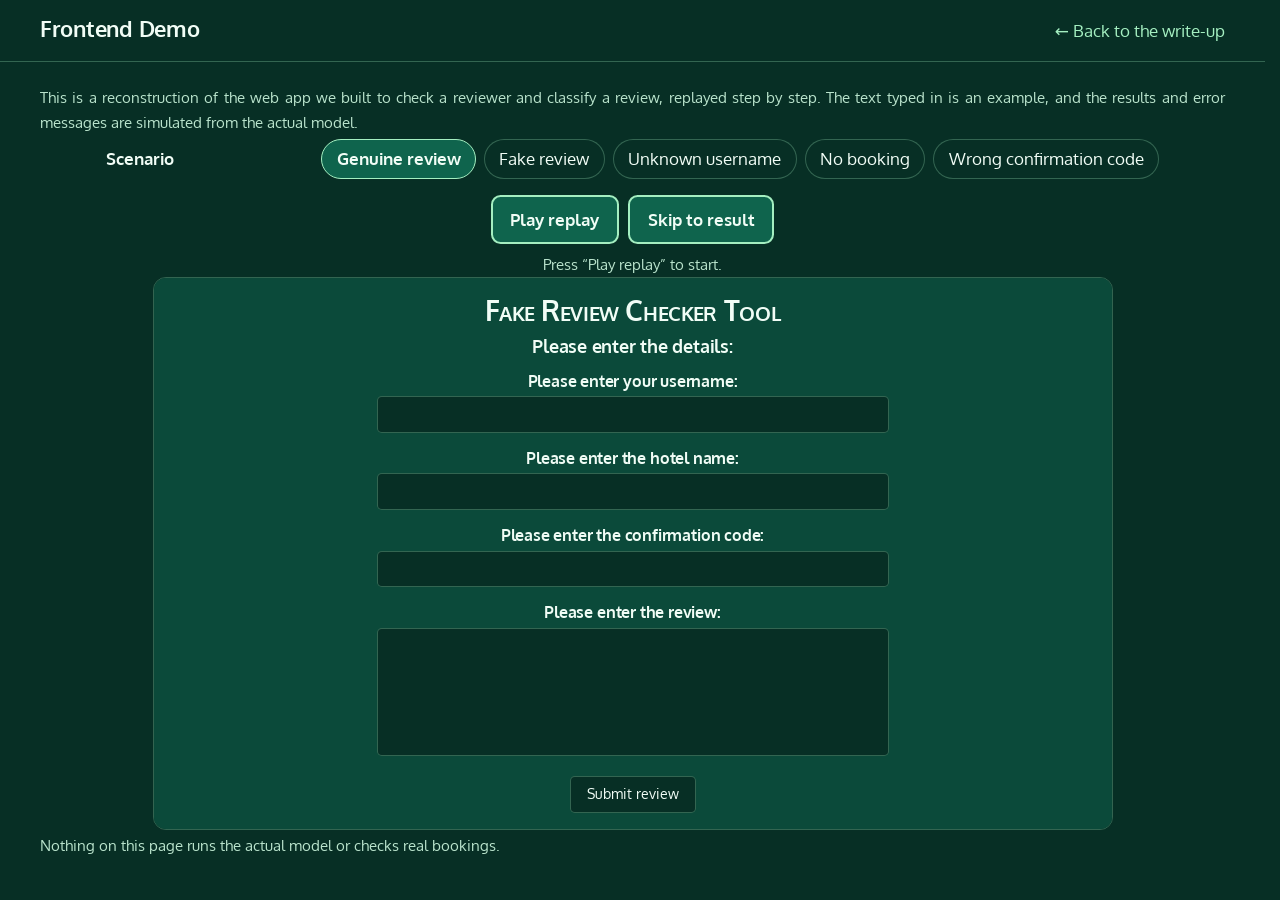
<file: demo.html>
<!DOCTYPE html>
<html lang="en">
<head>
  <meta charset="utf-8">
  <meta name="viewport" content="width=device-width, initial-scale=1">
  <title>Frontend Demo | Fake Review Detection using Machine Learning</title>
  <meta name="description" content="A replay of the web interface we built to check a reviewer's booking and classify a review. Nothing here runs the model.">
  <meta name="theme-color" content="#072F25">
  <link rel="canonical" href="https://rugvedb133.github.io/fake-review-detector/demo.html">
  <link rel="icon" href="favicon.svg" type="image/svg+xml">
  <link rel="icon" href="favicon.ico" sizes="48x48">
  <link rel="apple-touch-icon" href="apple-touch-icon.png">

  <!-- Inside the write-up's iframe this page uses a light mint look. On its own it uses the site's dark theme. -->
  <script>
    if (window.self !== window.top) {
      document.documentElement.classList.add('embedded');
    }
  </script>

  <link rel="preconnect" href="https://fonts.googleapis.com">
  <link rel="preconnect" href="https://fonts.gstatic.com" crossorigin>
  <link rel="stylesheet" href="https://fonts.googleapis.com/css2?family=Oxygen:wght@400;700&display=swap">
  <link rel="stylesheet" href="styles.css">
  <link rel="stylesheet" href="demo.css">
  <script src="demo.js" defer></script>
</head>
<body>
  <header class="demo-top">
    <div class="wrap">
      <h1>Frontend Demo</h1>
      <a href="index.html#reviewer">&larr; Back to the write-up</a>
    </div>
  </header>

  <main class="demo">
    <p class="intro">
      This is a reconstruction of the web app we built to check a reviewer and classify a review, replayed step by step. The text typed in is an example, and the results and error messages are simulated from the actual model.
    </p>

    <fieldset>
      <legend>Scenario</legend>
      <div class="chips-radio" id="scenarios">
        <label><input type="radio" name="scenario" value="genuine" checked><span>Genuine review</span></label>
        <label><input type="radio" name="scenario" value="fake"><span>Fake review</span></label>
        <label><input type="radio" name="scenario" value="user"><span>Unknown username</span></label>
        <label><input type="radio" name="scenario" value="hotel"><span>No booking</span></label>
        <label><input type="radio" name="scenario" value="code"><span>Wrong confirmation code</span></label>
      </div>
    </fieldset>

    <div class="buttons" role="group" aria-label="Replay controls">
      <button type="button" class="btn" id="play">Play replay</button>
      <button type="button" class="btn" id="skip">Skip to result</button>
    </div>
    <p class="status" id="status" aria-live="polite">Press &ldquo;Play replay&rdquo; to start.</p>

    <div class="screen" id="screen">
      <section class="view view-form" id="v-form">
        <h1 class="app-title">Fake Review Checker Tool</h1>
        <h2>Please enter the details:</h2>
        <h3>Please enter your username:</h3>
        <div class="field" id="f-username"></div>
        <h3>Please enter the hotel name:</h3>
        <div class="field" id="f-hotel"></div>
        <h3>Please enter the confirmation code:</h3>
        <div class="field" id="f-code"></div>
        <h3>Please enter the review:</h3>
        <div class="field tall" id="f-review"></div>
        <span class="mock-btn" id="b-submit">Submit review</span>
      </section>

      <section class="view view-result" id="v-result" hidden>
        <p>User details successfully verified</p>
        <h3>Given review:</h3>
        <div class="given" id="r-review"></div>
        <h3>Prediction:</h3>
        <p class="verdict">This is a <strong id="r-verdict"></strong>.</p>
        <button type="button" class="mock-btn" data-again>Submit another review</button>
      </section>

      <section class="view view-error" id="v-error" hidden>
        <h3>Error:</h3>
        <p id="e-msg"></p>
        <button type="button" class="mock-btn" data-again>Try Again</button>
      </section>
    </div>

    <p class="note">Nothing on this page runs the actual model or checks real bookings.</p>
  </main>
</body>
</html>
</file>
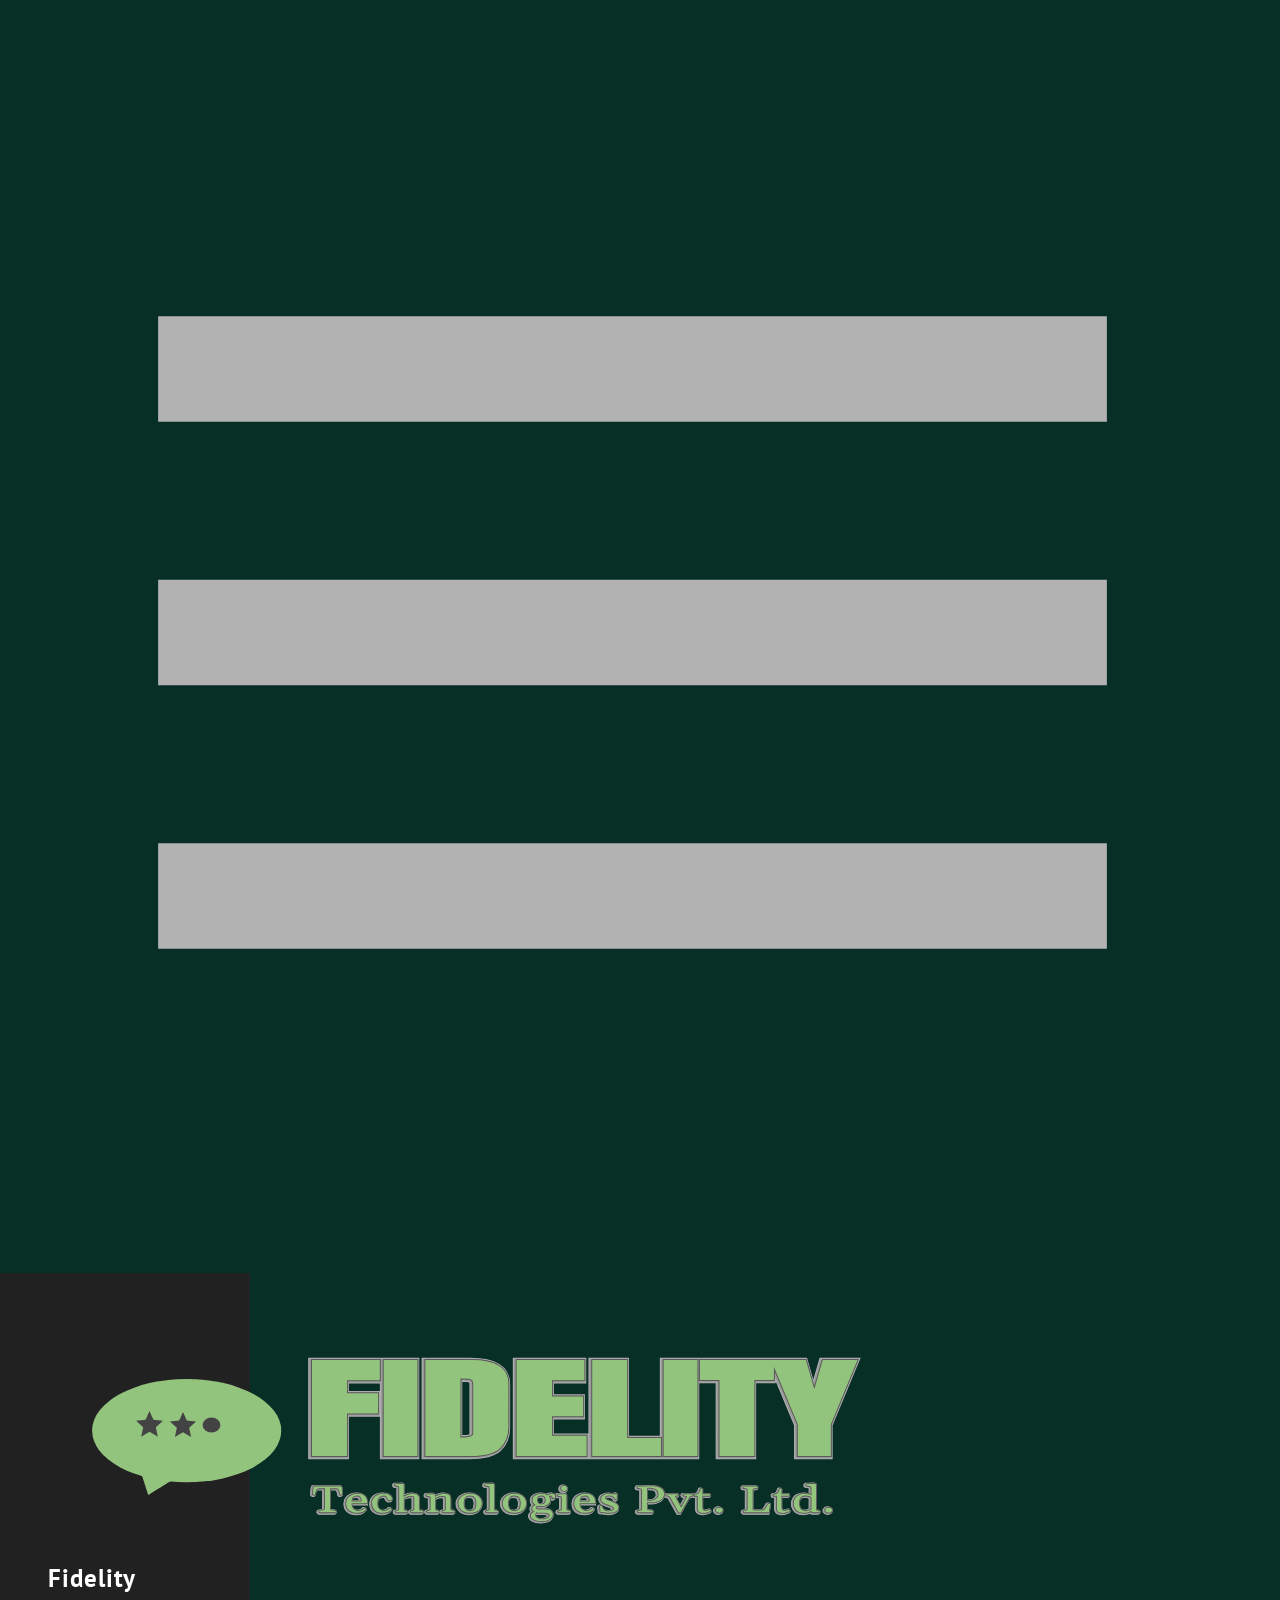
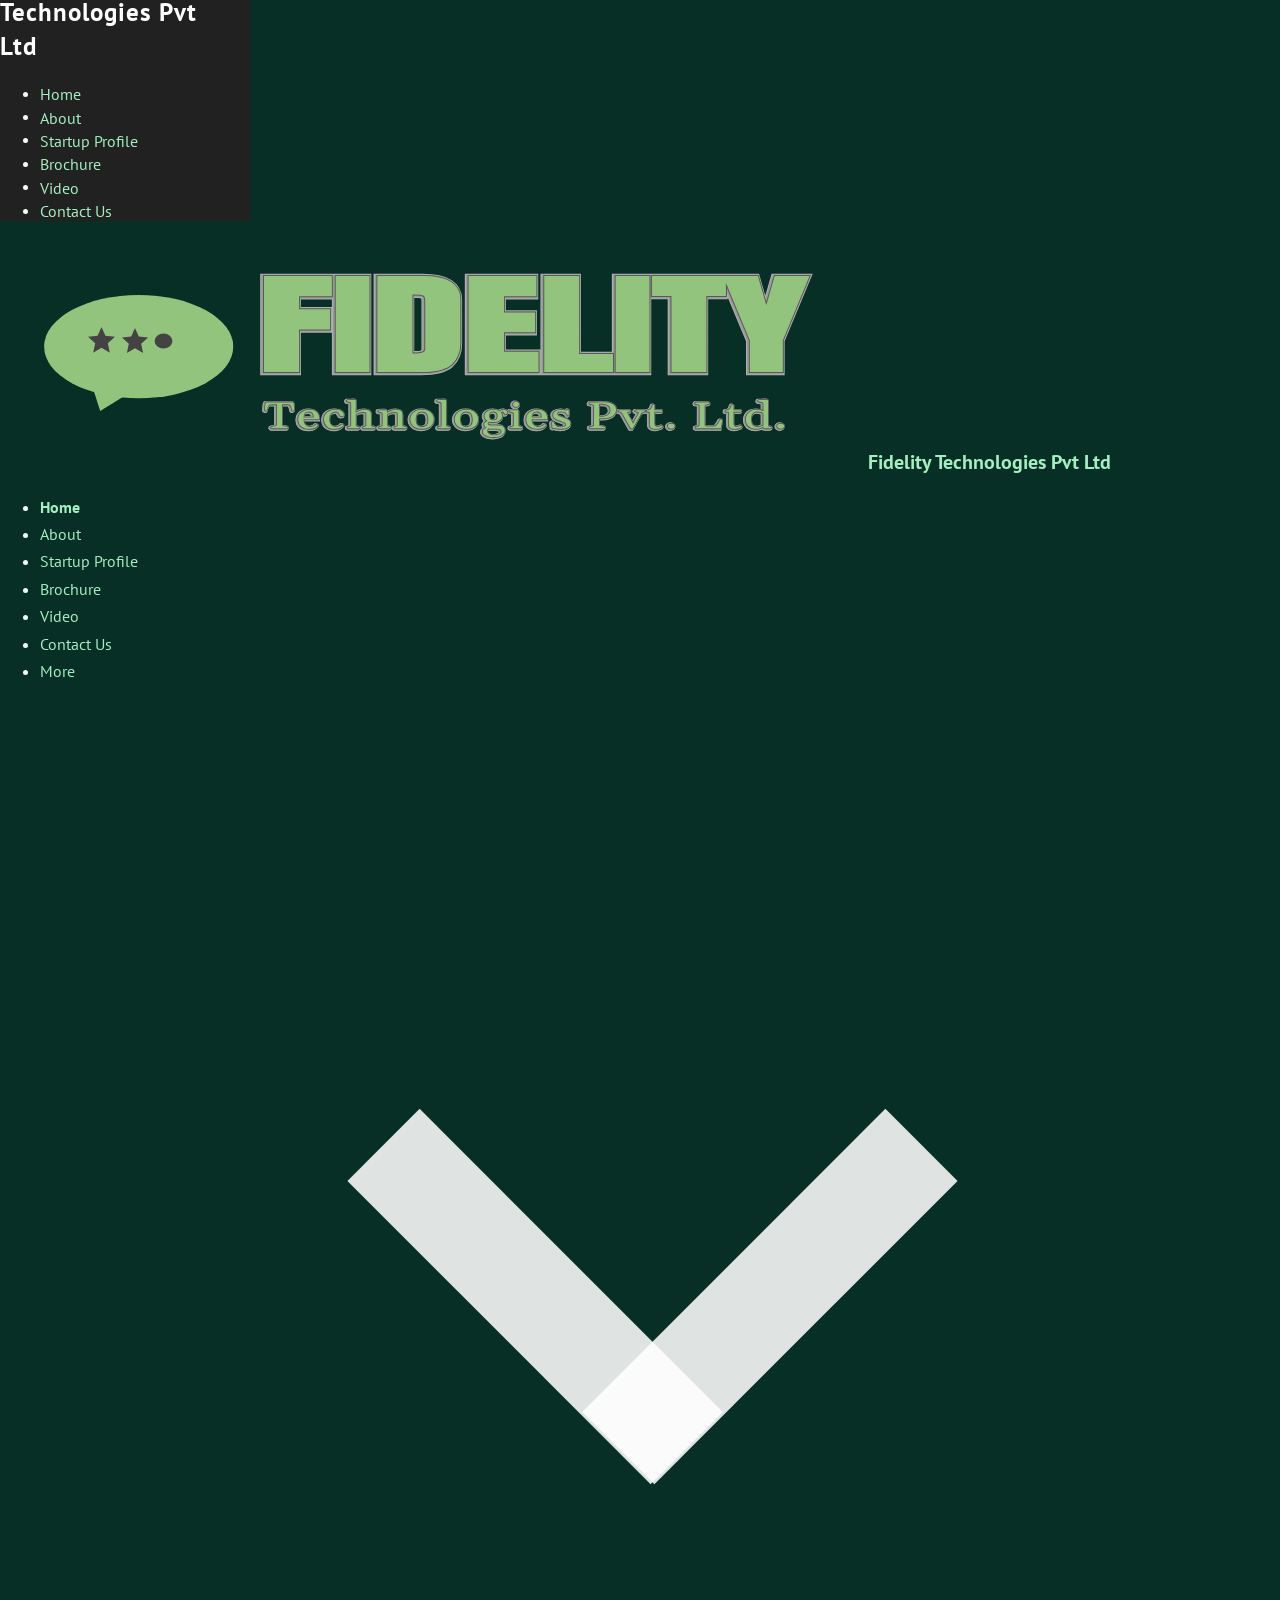
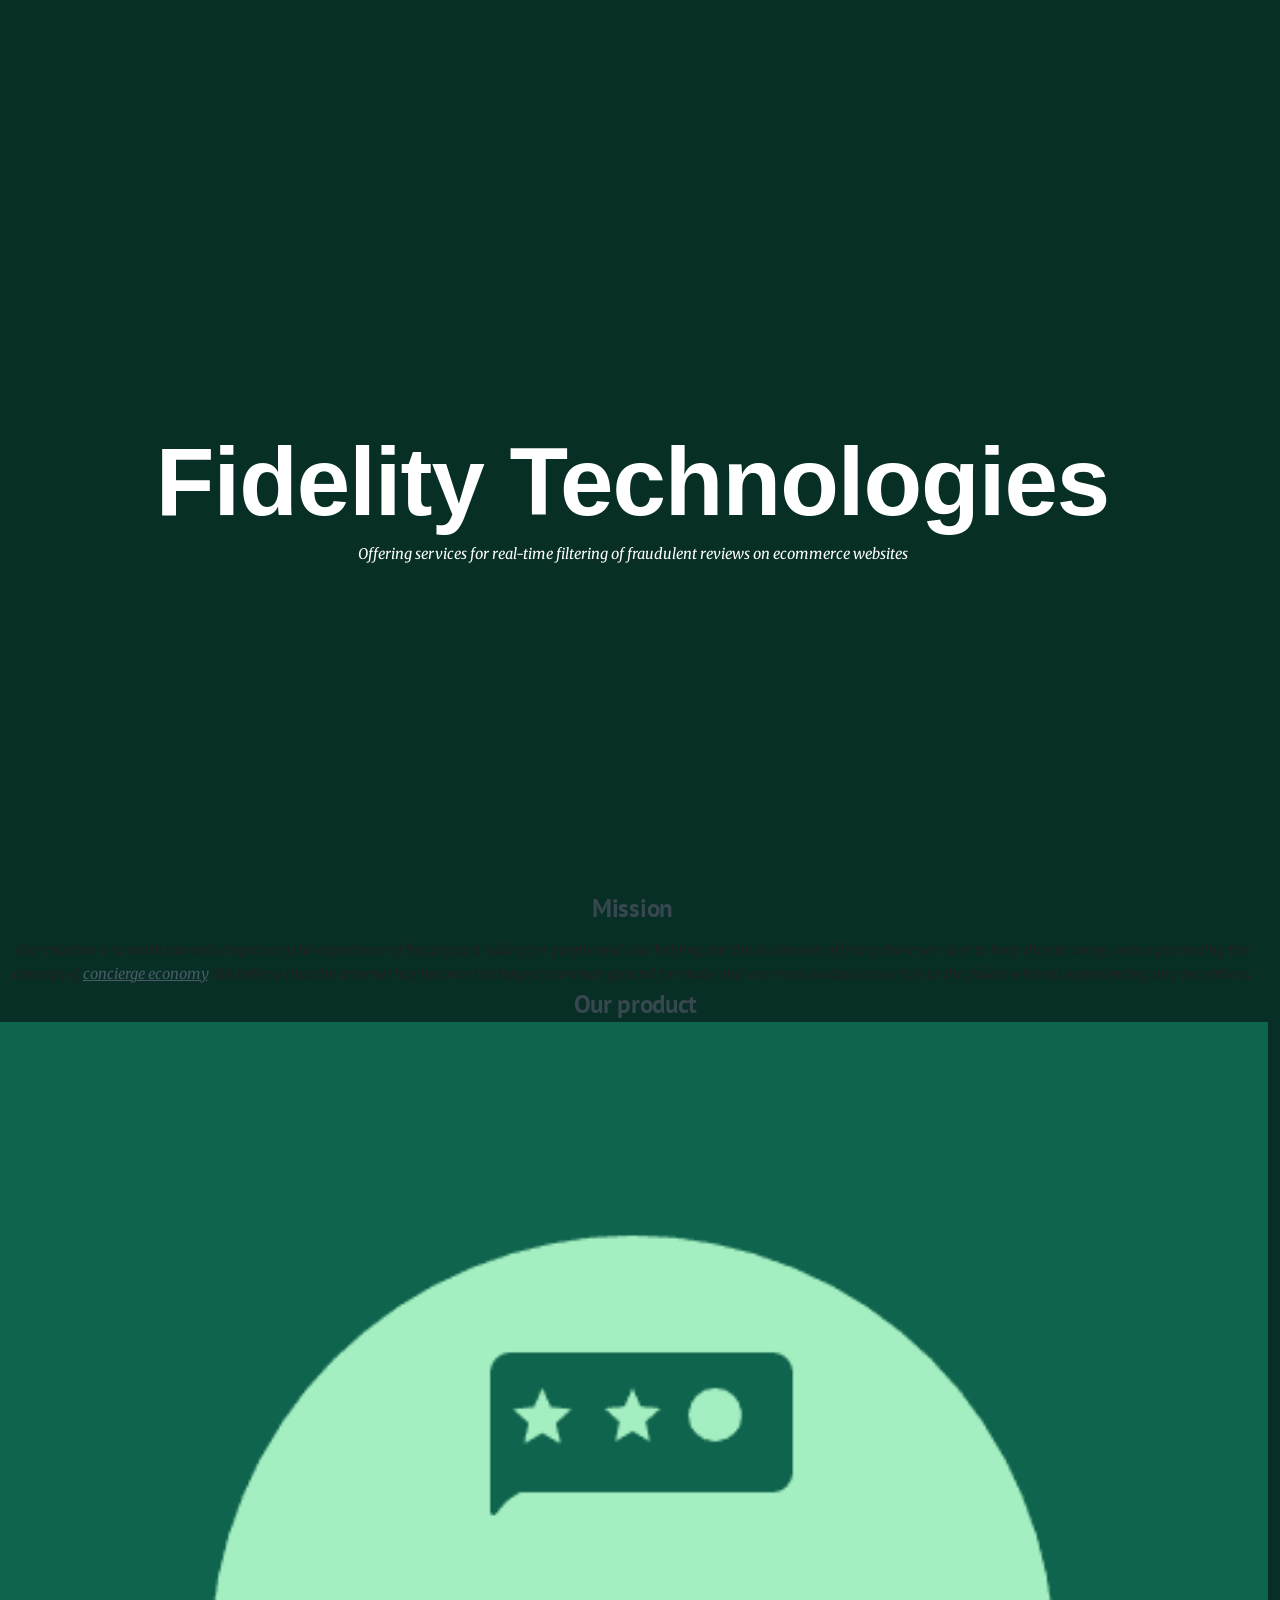
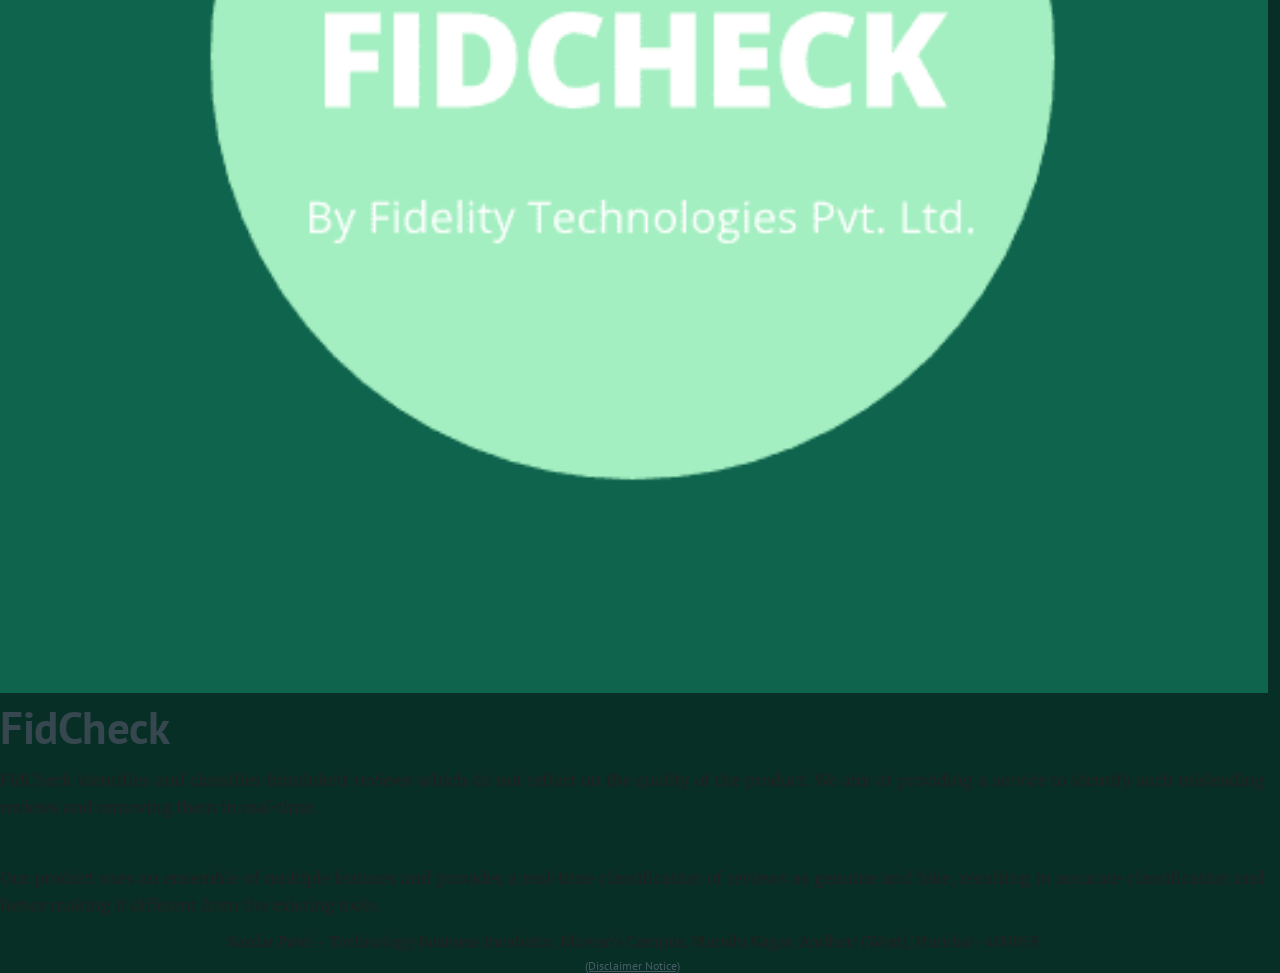
<file: home.html>
<!DOCTYPE html><html lang="en"><head><meta charset="utf-8"><meta name="viewport" content="width=device-width, initial-scale=1"><meta name="referrer" content="strict-origin-when-cross-origin"><link rel="icon" href="favicon.png"><meta name="robots" content="noindex"><link href="https://fonts.googleapis.com/css?family=PT%20Sans%3A400%2C700%7CMerriweather%3A400%2C700&display=swap" rel="stylesheet"><link href="https://fonts.googleapis.com/css?family=Google+Sans:400,500|Roboto:300,400,500,700|Source+Code+Pro:400,700&display=swap" rel="stylesheet"><style>@media only screen and (max-width: 479px){.HpsWJ{font-size: 46.0pt;}}@media only screen and (min-width: 480px) and (max-width: 767px){.HpsWJ{font-size: 61.0pt;}}@media only screen and (min-width: 768px) and (max-width: 1279px){.HpsWJ{font-size: 72.0pt;}}@media only screen and (min-width: 1280px){.HpsWJ{font-size: 72.0pt;}}</style><link rel="stylesheet" href="styles.css"><script src="extra.js" defer></script>
<meta name="description" content="Fidelity Technologies offers real-time filtering of fraudulent reviews on ecommerce websites."><meta name="theme-color" content="#0f644d"><meta property="og:type" content="website"><meta property="og:site_name" content="Fidelity Technologies Pvt Ltd"><meta property="og:title" content="Fidelity Technologies Pvt Ltd"><meta property="og:description" content="Fidelity Technologies offers real-time filtering of fraudulent reviews on ecommerce websites."><meta property="og:url" content="https://rugvedb133.github.io/fake-review-detector/home.html"><meta property="og:image" content="https://rugvedb133.github.io/fake-review-detector/images/hero.jpg"><meta property="og:image:type" content="image/jpeg"><meta property="og:image:width" content="3240"><meta property="og:image:height" content="2160"><meta property="og:image:alt" content="A person using a tablet beside an open laptop on a desk with sticky notes, a calculator and a plant."><meta name="twitter:card" content="summary_large_image">
<title>Fidelity Technologies Pvt Ltd</title><style jsname="ptDGoc">.M63kCb{background-color: rgba(255,255,255,1);}.OUGEr{color: rgba(33,33,33,1);}.duRjpb .OUGEr{color: rgba(55,71,79,1);}.JYVBee .OUGEr{color: rgba(55,71,79,1);}.OmQG5e .OUGEr{color: rgba(33,33,33,1);}.iwQgFb{background-color: rgba(0,0,0,0.150000006);}.ySLm4c{font-family: Merriweather, serif;}.CbiMKe{background-color: rgba(50,50,50,1);}.qeLZfd .zfr3Q{color: rgba(33,33,33,1);}.qeLZfd .qnVSj{color: rgba(33,33,33,1);}.qeLZfd .Glwbz{color: rgba(33,33,33,1);}.qeLZfd .duRjpb{color: rgba(55,71,79,1);}.qeLZfd .qLrapd{color: rgba(55,71,79,1);}.qeLZfd .JYVBee{color: rgba(55,71,79,1);}.qeLZfd .aHM7ed{color: rgba(55,71,79,1);}.qeLZfd .OmQG5e{color: rgba(33,33,33,1);}.qeLZfd .NHD4Gf{color: rgba(33,33,33,1);}.qeLZfd .aw5Odc{color: rgba(71,92,102,1);}.qeLZfd .dhtgD:hover{color: rgba(90,112,122,1);}.qeLZfd .dhtgD:visited{color: rgba(71,92,102,1);}.qeLZfd .iwQgFb{background-color: rgba(0,0,0,0.150000006);}.qeLZfd .OUGEr{color: rgba(33,33,33,1);}.qeLZfd .duRjpb .OUGEr{color: rgba(55,71,79,1);}.qeLZfd .JYVBee .OUGEr{color: rgba(55,71,79,1);}.qeLZfd .OmQG5e .OUGEr{color: rgba(33,33,33,1);}.qeLZfd:before{background-color: rgba(242,242,242,1); display: block;}.lQAHbd .zfr3Q{color: rgba(255,255,255,1);}.lQAHbd .qnVSj{color: rgba(255,255,255,1);}.lQAHbd .Glwbz{color: rgba(255,255,255,1);}.lQAHbd .duRjpb{color: rgba(255,255,255,1);}.lQAHbd .qLrapd{color: rgba(255,255,255,1);}.lQAHbd .JYVBee{color: rgba(255,255,255,1);}.lQAHbd .aHM7ed{color: rgba(255,255,255,1);}.lQAHbd .OmQG5e{color: rgba(255,255,255,1);}.lQAHbd .NHD4Gf{color: rgba(255,255,255,1);}.lQAHbd .aw5Odc{color: rgba(255,255,255,1);}.lQAHbd .dhtgD:hover{color: rgba(255,255,255,0.6999999881);}.lQAHbd .dhtgD:visited{color: rgba(255,255,255,1);}.lQAHbd .iwQgFb{background-color: rgba(255,255,255,0.150000006);}.lQAHbd .OUGEr{color: rgba(255,255,255,1);}.lQAHbd .duRjpb .OUGEr{color: rgba(255,255,255,1);}.lQAHbd .JYVBee .OUGEr{color: rgba(255,255,255,1);}.lQAHbd .OmQG5e .OUGEr{color: rgba(255,255,255,1);}.lQAHbd .CbiMKe{background-color: rgba(255,255,255,1);}.lQAHbd:before{background-color: rgba(50,50,50,1); display: block;}.cJgDec .zfr3Q{color: rgba(255,255,255,1);}.cJgDec .zfr3Q .OUGEr{color: rgba(255,255,255,1);}.cJgDec .qnVSj{color: rgba(255,255,255,1);}.cJgDec .Glwbz{color: rgba(255,255,255,1);}.cJgDec .qLrapd{color: rgba(255,255,255,1);}.cJgDec .aHM7ed{color: rgba(255,255,255,1);}.cJgDec .NHD4Gf{color: rgba(255,255,255,1);}.cJgDec .IFuOkc:before{background-color: rgba(33,33,33,1); opacity: 0; display: block;}.O13XJf{height: 340px; padding-bottom: 60px; padding-top: 60px;}.O13XJf .IFuOkc{background-color: rgba(55,71,79,1); background-image: url(https://ssl.gstatic.com/atari/images/simple-header-blended-small.png);}.O13XJf .IFuOkc:before{background-color: rgba(33,33,33,1); opacity: 0.4; display: block;}.O13XJf .zfr3Q{color: rgba(255,255,255,1);}.O13XJf .qnVSj{color: rgba(255,255,255,1);}.O13XJf .Glwbz{color: rgba(255,255,255,1);}.O13XJf .duRjpb{color: rgba(255,255,255,1);}.O13XJf .qLrapd{color: rgba(255,255,255,1);}.O13XJf .JYVBee{color: rgba(255,255,255,1);}.O13XJf .aHM7ed{color: rgba(255,255,255,1);}.O13XJf .OmQG5e{color: rgba(255,255,255,1);}.O13XJf .NHD4Gf{color: rgba(255,255,255,1);}.tpmmCb .zfr3Q{color: rgba(33,33,33,1);}.tpmmCb .zfr3Q .OUGEr{color: rgba(33,33,33,1);}.tpmmCb .qnVSj{color: rgba(33,33,33,1);}.tpmmCb .Glwbz{color: rgba(33,33,33,1);}.tpmmCb .qLrapd{color: rgba(33,33,33,1);}.tpmmCb .aHM7ed{color: rgba(33,33,33,1);}.tpmmCb .NHD4Gf{color: rgba(33,33,33,1);}.tpmmCb .IFuOkc:before{background-color: rgba(255,255,255,1); display: block;}.tpmmCb .Wew9ke{fill: rgba(33,33,33,1);}.aw5Odc{color: rgba(71,92,102,1);}.dhtgD:hover{color: rgba(90,112,122,1);}.dhtgD:active{color: rgba(90,112,122,1);}.dhtgD:visited{color: rgba(71,92,102,1);}.Zjiec{color: rgba(255,255,255,1); font-family: 'PT Sans', sans-serif; font-size: 19pt; font-weight: 700; letter-spacing: 1px; line-height: 1.3; padding-bottom: 62.5px; padding-left: 48px; padding-right: 36px; padding-top: 11.5px;}.XMyrgf{margin-top: 0px; margin-left: 48px; margin-bottom: 24px; margin-right: 24px;}.TlfmSc{color: rgba(255,255,255,1); font-family: 'PT Sans', sans-serif; font-size: 15pt; font-weight: 700; line-height: 1.333;}.Mz8gvb{color: rgba(255,255,255,1);}.zDUgLc{background-color: rgba(33,33,33,1);}.QTKDff.chg4Jd:focus{background-color: rgba(255,255,255,0.1199999973);}.YTv4We{color: rgba(178,178,178,1);}.YTv4We:hover:before{background-color: rgba(255,255,255,0.1199999973); display: block;}.YTv4We.chg4Jd:focus:before{border-color: rgba(255,255,255,0.3600000143); display: block;}.eWDljc{background-color: rgba(33,33,33,1);}.eWDljc .hDrhEe{padding-left: 8px;}.ZXW7w{color: rgba(255,255,255,1); opacity: 1;}.PsKE7e{color: rgba(255,255,255,1); font-family: 'PT Sans', sans-serif; font-size: 12pt; font-weight: 400;}.lhZOrc{color: rgba(125,182,177,1);}.hDrhEe:hover{color: rgba(125,182,177,1);}.M9vuGd{color: rgba(125,182,177,1); font-weight: 700;}.jgXgSe:hover{color: rgba(125,182,177,1);}.j10yRb:hover{color: rgba(125,182,177,1);}.j10yRb.chg4Jd:focus:before{border-color: rgba(255,255,255,0.3600000143); display: block;}.tCHXDc{color: rgba(255,255,255,1);}.iWs3gf.chg4Jd:focus{background-color: rgba(255,255,255,0.1199999973);}.wgxiMe{background-color: rgba(33,33,33,1);}.fOU46b .TlfmSc{color: rgba(255,255,255,1);}.fOU46b .KJll8d{background-color: rgba(255,255,255,1);}.fOU46b .Mz8gvb{color: rgba(255,255,255,1);}.fOU46b .Mz8gvb.chg4Jd:focus:before{border-color: rgba(255,255,255,1); display: block;}.fOU46b .qV4dIc{color: rgba(255,255,255,0.8700000048);}.fOU46b .jgXgSe:hover{color: rgba(255,255,255,1);}.fOU46b .M9vuGd{color: rgba(255,255,255,1);}.fOU46b .tCHXDc{color: rgba(255,255,255,0.8700000048);}.fOU46b .iWs3gf.chg4Jd:focus{background-color: rgba(255,255,255,0.1199999973);}.fOU46b .G8QRnc .Mz8gvb{color: rgba(0,0,0,0.8000000119);}.fOU46b .G8QRnc .Mz8gvb.chg4Jd:focus:before{border-color: rgba(0,0,0,0.8000000119); display: block;}.fOU46b .G8QRnc .ZXW7w{color: rgba(0,0,0,0.8000000119);}.fOU46b .G8QRnc .TlfmSc{color: rgba(0,0,0,0.8000000119);}.fOU46b .G8QRnc .KJll8d{background-color: rgba(0,0,0,0.8000000119);}.fOU46b .G8QRnc .qV4dIc{color: rgba(0,0,0,0.6399999857);}.fOU46b .G8QRnc .jgXgSe:hover{color: rgba(0,0,0,0.8199999928);}.fOU46b .G8QRnc .M9vuGd{color: rgba(0,0,0,0.8199999928);}.fOU46b .G8QRnc .tCHXDc{color: rgba(0,0,0,0.6399999857);}.fOU46b .G8QRnc .iWs3gf.chg4Jd:focus{background-color: rgba(0,0,0,0.1199999973);}.fOU46b .usN8rf .Mz8gvb{color: rgba(0,0,0,0.8000000119);}.fOU46b .usN8rf .Mz8gvb.chg4Jd:focus:before{border-color: rgba(0,0,0,0.8000000119); display: block;}.fOU46b .usN8rf .ZXW7w{color: rgba(0,0,0,0.8000000119);}.fOU46b .usN8rf .TlfmSc{color: rgba(0,0,0,0.8000000119);}.fOU46b .usN8rf .KJll8d{background-color: rgba(0,0,0,0.8000000119);}.fOU46b .usN8rf .qV4dIc{color: rgba(0,0,0,0.6399999857);}.fOU46b .usN8rf .jgXgSe:hover{color: rgba(0,0,0,0.8199999928);}.fOU46b .usN8rf .M9vuGd{color: rgba(0,0,0,0.8199999928);}.fOU46b .usN8rf .tCHXDc{color: rgba(0,0,0,0.6399999857);}.fOU46b .usN8rf .iWs3gf.chg4Jd:focus{background-color: rgba(0,0,0,0.1199999973);}.fOU46b .aCIEDd .qV4dIc{color: rgba(33,33,33,1);}.fOU46b .aCIEDd .TlfmSc{color: rgba(33,33,33,1);}.fOU46b .aCIEDd .KJll8d{background-color: rgba(33,33,33,1);}.fOU46b .aCIEDd .ZXW7w{color: rgba(33,33,33,1);}.fOU46b .aCIEDd .jgXgSe:hover{color: rgba(33,33,33,1); opacity: 0.82;}.fOU46b .aCIEDd .Mz8gvb{color: rgba(33,33,33,1);}.fOU46b .aCIEDd .tCHXDc{color: rgba(33,33,33,1);}.fOU46b .aCIEDd .iWs3gf.chg4Jd:focus{background-color: rgba(33,33,33,0.1199999973);}.fOU46b .a3ETed .qV4dIc{color: rgba(255,255,255,1);}.fOU46b .a3ETed .TlfmSc{color: rgba(255,255,255,1);}.fOU46b .a3ETed .KJll8d{background-color: rgba(255,255,255,1);}.fOU46b .a3ETed .ZXW7w{color: rgba(255,255,255,1);}.fOU46b .a3ETed .jgXgSe:hover{color: rgba(255,255,255,1); opacity: 0.82;}.fOU46b .a3ETed .Mz8gvb{color: rgba(255,255,255,1);}.fOU46b .a3ETed .tCHXDc{color: rgba(255,255,255,1);}.fOU46b .a3ETed .iWs3gf.chg4Jd:focus{background-color: rgba(255,255,255,0.1199999973);}@media only screen and (min-width: 1280px){.XeSM4.b2Iqye.fOU46b .LBrwzc .tCHXDc{color: rgba(255,255,255,0.8700000048);}}.XeSM4.b2Iqye.fOU46b .LBrwzc .iWs3gf.chg4Jd:focus{background-color: rgba(255,255,255,0.1199999973);}@media only screen and (min-width: 1280px){.KuNac.b2Iqye.fOU46b .tCHXDc{color: rgba(0,0,0,0.6399999857);}}.KuNac.b2Iqye.fOU46b .iWs3gf.chg4Jd:focus{background-color: rgba(0,0,0,0.1199999973);}.fOU46b .zDUgLc{opacity: 0;}.LBrwzc .ZXW7w{color: rgba(0,0,0,1);}.LBrwzc .KJll8d{background-color: rgba(0,0,0,1);}.GBy4H .ZXW7w{color: rgba(255,255,255,1);}.GBy4H .KJll8d{background-color: rgba(255,255,255,1);}.eBSUbc{background-color: rgba(33,33,33,1); color: rgba(0,188,212,0.6999999881);}.BFDQOb:hover{color: rgba(125,182,177,1);}.ImnMyf{background-color: rgba(255,255,255,1); color: rgba(33,33,33,1);}.Vs12Bd{background-color: rgba(242,242,242,1); color: rgba(33,33,33,1);}.S5d9Rd{background-color: rgba(50,50,50,1); color: rgba(255,255,255,1);}.zfr3Q{color: rgba(33,33,33,1); font-family: Merriweather, serif; font-size: 11pt; font-weight: 400; line-height: 1.6667; margin-top: 12px;}.qnVSj{color: rgba(33,33,33,1);}.Glwbz{color: rgba(33,33,33,1);}.duRjpb{color: rgba(55,71,79,1); font-family: 'PT Sans', sans-serif; font-size: 34pt; font-weight: 700; letter-spacing: -0.5px; line-height: 1.2; margin-top: 30px;}.Ap4VC{margin-bottom: -30px;}.qLrapd{color: rgba(55,71,79,1);}.JYVBee{color: rgba(55,71,79,1); font-family: 'PT Sans', sans-serif; font-size: 19pt; font-weight: 700; line-height: 1.4; margin-top: 20px;}.CobnVe{margin-bottom: -20px;}.aHM7ed{color: rgba(55,71,79,1);}.OmQG5e{color: rgba(33,33,33,1); font-family: 'PT Sans', sans-serif; font-size: 15pt; font-style: normal; font-weight: 700; line-height: 1.25; margin-top: 16px;}.GV3q8e{margin-bottom: -16px;}.NHD4Gf{color: rgba(33,33,33,1);}.LB7kq .duRjpb{font-size: 64pt; letter-spacing: -1px; line-height: 1; margin-top: 40px;}.LB7kq .JYVBee{font-size: 25pt; font-weight: 400; line-height: 1.1; margin-top: 25px;}@media only screen and (max-width: 479px){.LB7kq .duRjpb{font-size: 40pt;}}@media only screen and (min-width: 480px) and (max-width: 767px){.LB7kq .duRjpb{font-size: 53pt;}}@media only screen and (max-width: 479px){.LB7kq .JYVBee{font-size: 19pt;}}@media only screen and (min-width: 480px) and (max-width: 767px){.LB7kq .JYVBee{font-size: 22pt;}}.O13XJf{height: 340px; padding-bottom: 60px; padding-top: 60px;}@media only screen and (min-width: 480px) and (max-width: 767px){.O13XJf{height: 280px; padding-bottom: 40px; padding-top: 40px;}}@media only screen and (max-width: 479px){.O13XJf{height: 250px; padding-bottom: 30px; padding-top: 30px;}}.SBrW1{height: 520px;}@media only screen and (min-width: 480px) and (max-width: 767px){.SBrW1{height: 520px;}}@media only screen and (max-width: 479px){.SBrW1{height: 400px;}}.Wew9ke{fill: rgba(255,255,255,1);}.gk8rDe{height: 180px; padding-bottom: 32px; padding-top: 60px;}.gk8rDe .zfr3Q{color: rgba(0,0,0,1);}.gk8rDe .duRjpb{color: rgba(55,71,79,1); font-size: 45pt; line-height: 1.1;}.gk8rDe .qLrapd{color: rgba(55,71,79,1);}.gk8rDe .JYVBee{color: rgba(55,71,79,1); font-size: 27pt; line-height: 1.35; margin-top: 15px;}.gk8rDe .aHM7ed{color: rgba(55,71,79,1);}.gk8rDe .OmQG5e{color: rgba(33,33,33,1);}.gk8rDe .NHD4Gf{color: rgba(33,33,33,1);}@media only screen and (max-width: 479px){.gk8rDe .duRjpb{font-size: 30pt;}}@media only screen and (min-width: 480px) and (max-width: 767px){.gk8rDe .duRjpb{font-size: 38pt;}}@media only screen and (max-width: 479px){.gk8rDe .JYVBee{font-size: 20pt;}}@media only screen and (min-width: 480px) and (max-width: 767px){.gk8rDe .JYVBee{font-size: 24pt;}}@media only screen and (min-width: 480px) and (max-width: 767px){.gk8rDe{padding-top: 45px;}}@media only screen and (max-width: 479px){.gk8rDe{padding-bottom: 0px; padding-top: 30px;}}.dhtgD{text-decoration: underline;}.JzO0Vc{background-color: rgba(33,33,33,1); font-family: Lato, sans-serif; width: 250px;}@media only screen and (min-width: 1280px){.JzO0Vc{padding-top: 48.5px;}}.TlfmSc{font-family: 'PT Sans', sans-serif; font-size: 15pt; font-weight: 700; line-height: 1.333;}.PsKE7e{font-family: 'PT Sans', sans-serif; font-size: 12pt;}.IKA38e{line-height: 1.21;}.hDrhEe{padding-bottom: 11.5px; padding-top: 11.5px;}.zDUgLc{opacity: 1;}.QmpIrf{background-color: rgba(50,50,50,1); border-color: rgba(255,255,255,1); color: rgba(255,255,255,1); font-family: Merriweather, serif; font-size: 11pt; line-height: normal;}.xkUom{border-color: rgba(50,50,50,1); color: rgba(50,50,50,1); font-family: Merriweather, serif; font-size: 11pt; line-height: normal;}.xkUom:hover{background-color: rgba(50,50,50,0.1000000015);}.KjwKmc{color: rgba(50,50,50,1); font-family: Merriweather, serif; font-size: 11pt; line-height: normal; line-height: normal;}.KjwKmc:hover{background-color: rgba(50,50,50,0.1000000015);}.lQAHbd .QmpIrf{background-color: rgba(255,255,255,1); border-color: rgba(55,71,79,1); color: rgba(55,71,79,1); font-family: Merriweather, serif; font-size: 11pt; line-height: normal;}.lQAHbd .xkUom{border-color: rgba(242,242,242,1); color: rgba(242,242,242,1); font-family: Merriweather, serif; font-size: 11pt; line-height: normal;}.lQAHbd .xkUom:hover{background-color: rgba(255,255,255,0.1000000015);}.lQAHbd .KjwKmc{color: rgba(242,242,242,1); font-family: Merriweather, serif; font-size: 11pt; line-height: normal;}.lQAHbd .KjwKmc:hover{background-color: rgba(255,255,255,0.1000000015);}.lQAHbd .Mt0nFe{border-color: rgba(255,255,255,0.200000003);}.cJgDec .QmpIrf{background-color: rgba(255,255,255,1); border-color: rgba(55,71,79,1); color: rgba(55,71,79,1); font-family: Merriweather, serif; font-size: 11pt; line-height: normal;}.cJgDec .xkUom{border-color: rgba(242,242,242,1); color: rgba(242,242,242,1); font-family: Merriweather, serif; font-size: 11pt; line-height: normal;}.cJgDec .xkUom:hover{background-color: rgba(255,255,255,0.1000000015);}.cJgDec .KjwKmc{color: rgba(242,242,242,1); font-family: Merriweather, serif; font-size: 11pt; line-height: normal;}.cJgDec .KjwKmc:hover{background-color: rgba(255,255,255,0.1000000015);}.tpmmCb .QmpIrf{background-color: rgba(255,255,255,1); border-color: rgba(55,71,79,1); color: rgba(55,71,79,1); font-family: Merriweather, serif; font-size: 11pt; line-height: normal;}.tpmmCb .xkUom{border-color: rgba(50,50,50,1); color: rgba(50,50,50,1); font-family: Merriweather, serif; font-size: 11pt; line-height: normal;}.tpmmCb .xkUom:hover{background-color: rgba(50,50,50,0.1000000015);}.tpmmCb .KjwKmc{color: rgba(50,50,50,1); font-family: Merriweather, serif; font-size: 11pt; line-height: normal;}.tpmmCb .KjwKmc:hover{background-color: rgba(50,50,50,0.1000000015);}.gk8rDe .QmpIrf{background-color: rgba(50,50,50,1); border-color: rgba(255,255,255,1); color: rgba(255,255,255,1); font-family: Merriweather, serif; font-size: 11pt; line-height: normal;}.gk8rDe .xkUom{border-color: rgba(50,50,50,1); color: rgba(50,50,50,1); font-family: Merriweather, serif; font-size: 11pt; line-height: normal;}.gk8rDe .xkUom:hover{background-color: rgba(50,50,50,0.1000000015);}.gk8rDe .KjwKmc{color: rgba(50,50,50,1); font-family: Merriweather, serif; font-size: 11pt; line-height: normal;}.gk8rDe .KjwKmc:hover{background-color: rgba(50,50,50,0.1000000015);}.O13XJf .QmpIrf{background-color: rgba(255,255,255,1); border-color: rgba(55,71,79,1); color: rgba(55,71,79,1); font-family: Merriweather, serif; font-size: 11pt; line-height: normal;}.O13XJf .xkUom{border-color: rgba(242,242,242,1); color: rgba(242,242,242,1); font-family: Merriweather, serif; font-size: 11pt; line-height: normal;}.O13XJf .xkUom:hover{background-color: rgba(255,255,255,0.1000000015);}.O13XJf .KjwKmc{color: rgba(242,242,242,1); font-family: Merriweather, serif; font-size: 11pt; line-height: normal;}.O13XJf .KjwKmc:hover{background-color: rgba(255,255,255,0.1000000015);}.Y4CpGd{font-family: Merriweather, serif; font-size: 11pt;}.CMArNe{background-color: rgba(242,242,242,1);}.LBrwzc .TlfmSc{color: rgba(0,0,0,0.8000000119);}.LBrwzc .YTv4We{color: rgba(0,0,0,0.6399999857);}.LBrwzc .YTv4We.chg4Jd:focus:before{border-color: rgba(0,0,0,0.6399999857); display: block;}.LBrwzc .Mz8gvb{color: rgba(0,0,0,0.6399999857);}.LBrwzc .tCHXDc{color: rgba(0,0,0,0.6399999857);}.LBrwzc .iWs3gf.chg4Jd:focus{background-color: rgba(0,0,0,0.1199999973);}.LBrwzc .wgxiMe{background-color: rgba(255,255,255,1);}.LBrwzc .qV4dIc{color: rgba(0,0,0,0.6399999857);}.LBrwzc .M9vuGd{color: rgba(0,0,0,0.8000000119); font-weight: bold;}.LBrwzc .Zjiec{color: rgba(0,0,0,0.8000000119);}.LBrwzc .IKA38e{color: rgba(0,0,0,0.6399999857);}.LBrwzc .lhZOrc.IKA38e{color: rgba(0,0,0,0.8000000119); font-weight: bold;}.LBrwzc .j10yRb:hover{color: rgba(0,0,0,0.8000000119);}.LBrwzc .eBSUbc{color: rgba(0,0,0,0.8000000119);}.LBrwzc .hDrhEe:hover{color: rgba(0,0,0,0.8000000119);}.LBrwzc .jgXgSe:hover{color: rgba(0,0,0,0.8000000119);}.LBrwzc .M9vuGd:hover{color: rgba(0,0,0,0.8000000119);}.LBrwzc .zDUgLc{border-bottom-color: rgba(204,204,204,1); border-bottom-width: 1px; border-bottom-style: solid;}.fOU46b .LBrwzc .M9vuGd{color: rgba(0,0,0,0.8000000119);}.fOU46b .LBrwzc .jgXgSe:hover{color: rgba(0,0,0,0.8000000119);}.fOU46b .LBrwzc .zDUgLc{opacity: 1; border-bottom-style: none;}.fOU46b .LBrwzc .tCHXDc{color: rgba(0,0,0,0.6399999857);}.fOU46b .LBrwzc .iWs3gf.chg4Jd:focus{background-color: rgba(0,0,0,0.1199999973);}.fOU46b .GBy4H .M9vuGd{color: rgba(255,255,255,1);}.fOU46b .GBy4H .jgXgSe:hover{color: rgba(255,255,255,1);}.fOU46b .GBy4H .zDUgLc{opacity: 1;}.fOU46b .GBy4H .tCHXDc{color: rgba(255,255,255,0.8700000048);}.fOU46b .GBy4H .iWs3gf.chg4Jd:focus{background-color: rgba(255,255,255,0.1199999973);}.XeSM4.G9Qloe.fOU46b .LBrwzc .tCHXDc{color: rgba(0,0,0,0.6399999857);}.XeSM4.G9Qloe.fOU46b .LBrwzc .iWs3gf.chg4Jd:focus{background-color: rgba(0,0,0,0.1199999973);}.GBy4H .lhZOrc.IKA38e{color: rgba(255,255,255,1);}.GBy4H .eBSUbc{color: rgba(255,255,255,0.8700000048);}.GBy4H .hDrhEe:hover{color: rgba(255,255,255,1);}.GBy4H .j10yRb:hover{color: rgba(255,255,255,1);}.GBy4H .YTv4We{color: rgba(255,255,255,1);}.GBy4H .YTv4We.chg4Jd:focus:before{border-color: rgba(255,255,255,1); display: block;}.GBy4H .tCHXDc{color: rgba(255,255,255,0.8700000048);}.GBy4H .iWs3gf.chg4Jd:focus{background-color: rgba(255,255,255,0.1199999973);}.GBy4H .jgXgSe:hover{color: rgba(255,255,255,1);}.GBy4H .jgXgSe:hover{color: rgba(255,255,255,1);}.GBy4H .M9vuGd{color: rgba(255,255,255,1);}.GBy4H .M9vuGd:hover{color: rgba(255,255,255,1);}.QcmuFb{padding-left: 20px;}.vDPrib{padding-left: 40px;}.TBDXjd{padding-left: 60px;}.bYeK8e{padding-left: 80px;}.CuqSDe{padding-left: 100px;}.Havqpe{padding-left: 120px;}.JvDrRe{padding-left: 140px;}.o5lrIf{padding-left: 160px;}.yOJW7c{padding-left: 180px;}.rB8cye{padding-left: 200px;}.RuayVd{padding-right: 20px;}.YzcKX{padding-right: 40px;}.reTV0b{padding-right: 60px;}.vSYeUc{padding-right: 80px;}.PxtZIe{padding-right: 100px;}.ahQMed{padding-right: 120px;}.rzhcXb{padding-right: 140px;}.PBhj0b{padding-right: 160px;}.TlN46c{padding-right: 180px;}.GEdNnc{padding-right: 200px;}.TMjjoe{font-family: 'PT Sans', sans-serif; font-size: 9pt; line-height: 1.2; margin-top: 0px;}@media only screen and (min-width: 1280px){.yxgWrb{margin-left: 250px;}}@media only screen and (max-width: 479px){.Zjiec{font-size: 15pt;}}@media only screen and (min-width: 480px) and (max-width: 767px){.Zjiec{font-size: 17pt;}}@media only screen and (max-width: 479px){.TlfmSc{font-size: 13pt;}}@media only screen and (min-width: 480px) and (max-width: 767px){.TlfmSc{font-size: 14pt;}}@media only screen and (max-width: 479px){.PsKE7e{font-size: 12pt;}}@media only screen and (min-width: 480px) and (max-width: 767px){.PsKE7e{font-size: 12pt;}}@media only screen and (max-width: 479px){.duRjpb{font-size: 24pt;}}@media only screen and (min-width: 480px) and (max-width: 767px){.duRjpb{font-size: 29pt;}}@media only screen and (max-width: 479px){.JYVBee{font-size: 15pt;}}@media only screen and (min-width: 480px) and (max-width: 767px){.JYVBee{font-size: 17pt;}}@media only screen and (max-width: 479px){.OmQG5e{font-size: 13pt;}}@media only screen and (min-width: 480px) and (max-width: 767px){.OmQG5e{font-size: 14pt;}}@media only screen and (max-width: 479px){.TlfmSc{font-size: 13pt;}}@media only screen and (min-width: 480px) and (max-width: 767px){.TlfmSc{font-size: 14pt;}}@media only screen and (max-width: 479px){.PsKE7e{font-size: 12pt;}}@media only screen and (min-width: 480px) and (max-width: 767px){.PsKE7e{font-size: 12pt;}}@media only screen and (max-width: 479px){.TMjjoe{font-size: 9pt;}}@media only screen and (min-width: 480px) and (max-width: 767px){.TMjjoe{font-size: 9pt;}}section[id="h.4a9d518ede350020_0"] .IFuOkc:before{opacity: 0.7;}</style></head><body dir="ltr" class="" itemscope itemtype="http://schema.org/WebPage" id="yDmH0d" css="yDmH0d"><div jscontroller="pc62j" jsmodel="iTeaXe" jsaction="rcuQ6b:WYd;GvneHb:og1FDd;vbaUQc:uAM5ec;"><div jscontroller="X4BaPc" jsaction="rcuQ6b:WYd;o6xM5b:Pg9eo;HuL2Hd:mHeCvf;VMhF5:FFYy5e;sk3Qmb:HI1Mdd;JIbuQc:rSzFEd(z2EeY),aSaF6e(ilzYPe);"><div jsname="tiN4bf"><style>.rrJNTc{opacity: 0;}.bKy5e{pointer-events: none; position: absolute; top: 0;}</style><div class="bKy5e"><div class="rrJNTc" tabindex="-1"><div class="VfPpkd-dgl2Hf-ppHlrf-sM5MNb" data-is-touch-wrapper='true'><button class="VfPpkd-LgbsSe VfPpkd-LgbsSe-OWXEXe-dgl2Hf LjDxcd XhPA0b LQeN7 WsSUlf jz7fPb" jscontroller="soHxf" jsaction="click:cOuCgd; mousedown:UX7yZ; mouseup:lbsD7e; mouseenter:tfO1Yc; mouseleave:JywGue; touchstart:p6p2H; touchmove:FwuNnf; touchend:yfqBxc; touchcancel:JMtRjd; focus:AHmuwe; blur:O22p3e; contextmenu:mg9Pef;mlnRJb:fLiPzd;" data-idom-class="LjDxcd XhPA0b LQeN7 WsSUlf jz7fPb" jsname="z2EeY" tabindex="0"><div class="VfPpkd-Jh9lGc"></div><div class="VfPpkd-J1Ukfc-LhBDec"></div><div class="VfPpkd-RLmnJb"></div><span jsname="V67aGc" class="VfPpkd-vQzf8d">Skip to main content</span></button></div><div class="VfPpkd-dgl2Hf-ppHlrf-sM5MNb" data-is-touch-wrapper='true'><button class="VfPpkd-LgbsSe VfPpkd-LgbsSe-OWXEXe-dgl2Hf LjDxcd XhPA0b LQeN7 WsSUlf br90J" jscontroller="soHxf" jsaction="click:cOuCgd; mousedown:UX7yZ; mouseup:lbsD7e; mouseenter:tfO1Yc; mouseleave:JywGue; touchstart:p6p2H; touchmove:FwuNnf; touchend:yfqBxc; touchcancel:JMtRjd; focus:AHmuwe; blur:O22p3e; contextmenu:mg9Pef;mlnRJb:fLiPzd;" data-idom-class="LjDxcd XhPA0b LQeN7 WsSUlf br90J" jsname="ilzYPe" tabindex="0"><div class="VfPpkd-Jh9lGc"></div><div class="VfPpkd-J1Ukfc-LhBDec"></div><div class="VfPpkd-RLmnJb"></div><span jsname="V67aGc" class="VfPpkd-vQzf8d">Skip to navigation</span></button></div></div></div><div class="M63kCb N63NQ"></div><div class="QZ3zWd"><div class="fktJzd AKpWA fOU46b yMcSQd Ly6Unf G9Qloe XeSM4 XxIgdb" jsname="UzWXSb" data-uses-custom-theme="false" data-legacy-theme-name="QualityBasics" data-legacy-theme-font-kit="Heavy" data-legacy-theme-color-kit="Dark" jscontroller="Md9ENb" jsaction="gsiSmd:Ffcznf;yj5fUd:cpPetb;HNXL3:q0Vyke;e2SXKd:IPDu5e;BdXpgd:nhk7K;rcuQ6b:WYd;"><header id="atIdViewHeader"><div style="position:fixed; width: 100%; z-index: 100;"><div id="docs-banner-container"><div id="docs-banners"><div id="HB1eCd-mzNpsf-r8s4j-ORHb"></div><div id="HB1eCd-TZk80d-r8s4j-ORHb" aria-live="assertive" aria-atomic="true"></div><div id="HB1eCd-Vkfede-rJCtOc-b3rLgd-ORHb" aria-live="assertive" aria-atomic="true"></div></div><div class="HB1eCd-Vkfede-NBtyUd-PvRhvb-LwH6nd"></div></div></div><div class="BbxBP HP6J1d K5Zlne" jsname="WA9qLc" jscontroller="RQOkef" jsaction="rcuQ6b:JdcaS;MxH79b:JdcaS;VbOlFf:ywL4Jf;FaOgy:ywL4Jf; keydown:Hq2uPe; wheel:Ut4Ahc;" data-top-navigation="true" data-is-preview="false"><div class="DXsoRd YTv4We oNsfjf" role="button" tabindex="0" jsaction="click:LUvzV" jsname="z4Tpl" id="s9iPrd" aria-haspopup="true" aria-controls="yuynLe" aria-expanded="false"><svg class="wFCWne" viewBox="0 0 24 24" stroke="currentColor" jsname="B1n9ub" focusable="false"><g transform="translate(12,12)"><path class="hlJH0" d="M-9 -5 L9 -5" fill="none" stroke-width="2"/><path class="HBu6N" d="M-9 0 L9 0" fill="none" stroke-width="2"/><path class="cLAGQe" d="M-9 5 L9 5" fill="none" stroke-width="2"/></g></svg></div><nav class="JzO0Vc" jsname="ihoMLd" role="navigation" tabindex="-1" id="yuynLe" jsaction="transitionend:UD2r5"><a class="XMyrgf" href="home.html"><img src="images/logo.png" class="r9CsCb" role="img" aria-label="Fidelity Technologies Pvt Ltd"></a><a class="Zjiec oNsfjf" href="home.html"><span>Fidelity Technologies Pvt Ltd</span></a><ul class="jYxBte Fpy8Db" tabindex="-1"><li jsname="ibnC6b" data-nav-level="1"><div class="PsKE7e r8s4j-R6PoUb IKA38e baH5ib oNsfjf lhZOrc" aria-current="true"><div class="I35ICb" jsaction="keydown:mPuKz(QwLHlb); click:vHQTA(QwLHlb);"><a class="aJHbb dk90Ob hDrhEe HlqNPb" jsname="QwLHlb" role="link" tabindex="0" data-navtype="1" aria-selected="true" href="home.html" data-url="home.html" data-type="1" data-level="1" data-page="1Q_c2WG-u2G0-DgniSBAOSU6tYGm8Epbv">Home</a></div></div></li><li jsname="ibnC6b" data-nav-level="1"><div class="PsKE7e r8s4j-R6PoUb IKA38e baH5ib oNsfjf"><div class="I35ICb" jsaction="keydown:mPuKz(QwLHlb); click:vHQTA(QwLHlb);"><a class="aJHbb dk90Ob hDrhEe HlqNPb" jsname="QwLHlb" role="link" tabindex="-1" data-navtype="1" href="about.html" data-url="about.html" data-type="1" data-level="1" data-page="1TEgv4K1nU4PXiZ5lLAqo0CFy6RR2reh3">About</a></div></div></li><li jsname="ibnC6b" data-nav-level="1"><div class="PsKE7e r8s4j-R6PoUb IKA38e baH5ib oNsfjf"><div class="I35ICb" jsaction="keydown:mPuKz(QwLHlb); click:vHQTA(QwLHlb);"><a class="aJHbb dk90Ob hDrhEe HlqNPb" jsname="QwLHlb" role="link" tabindex="-1" data-navtype="1" href="profile.html" data-url="profile.html" data-type="1" data-level="1" data-page="1CoF-bPr7VDuHyX0SxElg44BStbB_cDMw">Startup Profile</a></div></div></li><li jsname="ibnC6b" data-nav-level="1"><div class="PsKE7e r8s4j-R6PoUb IKA38e baH5ib oNsfjf"><div class="I35ICb" jsaction="keydown:mPuKz(QwLHlb); click:vHQTA(QwLHlb);"><a class="aJHbb dk90Ob hDrhEe HlqNPb" jsname="QwLHlb" role="link" tabindex="-1" data-navtype="1" href="brochure.html" data-url="brochure.html" data-type="1" data-level="1" data-page="1qGtds2XFwh-_AzfMvSyMdiCdryBytqsC">Brochure</a></div></div></li><li jsname="ibnC6b" data-nav-level="1"><div class="PsKE7e r8s4j-R6PoUb IKA38e baH5ib oNsfjf"><div class="I35ICb" jsaction="keydown:mPuKz(QwLHlb); click:vHQTA(QwLHlb);"><a class="aJHbb dk90Ob hDrhEe HlqNPb" jsname="QwLHlb" role="link" tabindex="-1" data-navtype="1" href="video.html" data-url="video.html" data-type="1" data-level="1" data-page="1Y2YY_xeB3Kbwib8ITqptA5ZJwMYKan8q">Video</a></div></div></li><li jsname="ibnC6b" data-nav-level="1"><div class="PsKE7e r8s4j-R6PoUb IKA38e baH5ib oNsfjf"><div class="I35ICb" jsaction="keydown:mPuKz(QwLHlb); click:vHQTA(QwLHlb);"><a class="aJHbb dk90Ob hDrhEe HlqNPb" jsname="QwLHlb" role="link" tabindex="-1" data-navtype="1" href="contact-us.html" data-url="contact-us.html" data-type="1" data-level="1" data-page="1JgWBJtWlalzllrJnpQTvmarv9LCpHRHC">Contact Us</a></div></div></li></ul></nav><div class="VLoccc K5Zlne U8eYrb" jsname="rtFGi"><div class="Pvc6xe"><div jsname="I8J07e" class="TlfmSc YSH9J"><a class="GAuSPc" jsname="jIujaf" href="home.html"><img src="images/logo.png" class="lzy1Td" role="img" aria-label="Fidelity Technologies Pvt Ltd" jsname="SwcDWb"><span class="QTKDff p46B7e">Fidelity Technologies Pvt Ltd</span></a></div><nav class="plFg0c" jscontroller="HXO1uc" jsaction="rcuQ6b:rcuQ6b;MxH79b:CfS0pe;" id="WDxLfe" data-is-preview="false" role="navigation" tabindex="-1"><ul jsname="waIgnc" class="K1Ci7d oXBWEc jYxBte"><li jsname="ibnC6b" data-nav-level="1" class="VsJjtf"><div class="PsKE7e qV4dIc Qrrb5 YSH9J M9vuGd" aria-current="true"><div class="I35ICb" jsaction="click:vHQTA(QwLHlb); keydown:mPuKz(QwLHlb);"><a class="aJHbb dk90Ob jgXgSe HlqNPb" jscontroller="yUHiM" jsaction="rcuQ6b:WYd;" jsname="QwLHlb" role="link" tabindex="0" data-navtype="1" aria-selected="true" href="home.html" data-url="home.html" data-type="1" data-level="1" data-page="1Q_c2WG-u2G0-DgniSBAOSU6tYGm8Epbv">Home</a></div></div><div class="rgLkl"></div></li><li jsname="ibnC6b" data-nav-level="1" class="VsJjtf"><div class="PsKE7e qV4dIc Qrrb5 YSH9J"><div class="I35ICb" jsaction="click:vHQTA(QwLHlb); keydown:mPuKz(QwLHlb);"><a class="aJHbb dk90Ob jgXgSe HlqNPb" jscontroller="yUHiM" jsaction="rcuQ6b:WYd;" jsname="QwLHlb" role="link" tabindex="-1" data-navtype="1" href="about.html" data-url="about.html" data-type="1" data-level="1" data-page="1TEgv4K1nU4PXiZ5lLAqo0CFy6RR2reh3">About</a></div></div><div class="rgLkl"></div></li><li jsname="ibnC6b" data-nav-level="1" class="VsJjtf"><div class="PsKE7e qV4dIc Qrrb5 YSH9J"><div class="I35ICb" jsaction="click:vHQTA(QwLHlb); keydown:mPuKz(QwLHlb);"><a class="aJHbb dk90Ob jgXgSe HlqNPb" jscontroller="yUHiM" jsaction="rcuQ6b:WYd;" jsname="QwLHlb" role="link" tabindex="-1" data-navtype="1" href="profile.html" data-url="profile.html" data-type="1" data-level="1" data-page="1CoF-bPr7VDuHyX0SxElg44BStbB_cDMw">Startup Profile</a></div></div><div class="rgLkl"></div></li><li jsname="ibnC6b" data-nav-level="1" class="VsJjtf"><div class="PsKE7e qV4dIc Qrrb5 YSH9J"><div class="I35ICb" jsaction="click:vHQTA(QwLHlb); keydown:mPuKz(QwLHlb);"><a class="aJHbb dk90Ob jgXgSe HlqNPb" jscontroller="yUHiM" jsaction="rcuQ6b:WYd;" jsname="QwLHlb" role="link" tabindex="-1" data-navtype="1" href="brochure.html" data-url="brochure.html" data-type="1" data-level="1" data-page="1qGtds2XFwh-_AzfMvSyMdiCdryBytqsC">Brochure</a></div></div><div class="rgLkl"></div></li><li jsname="ibnC6b" data-nav-level="1" class="VsJjtf"><div class="PsKE7e qV4dIc Qrrb5 YSH9J"><div class="I35ICb" jsaction="click:vHQTA(QwLHlb); keydown:mPuKz(QwLHlb);"><a class="aJHbb dk90Ob jgXgSe HlqNPb" jscontroller="yUHiM" jsaction="rcuQ6b:WYd;" jsname="QwLHlb" role="link" tabindex="-1" data-navtype="1" href="video.html" data-url="video.html" data-type="1" data-level="1" data-page="1Y2YY_xeB3Kbwib8ITqptA5ZJwMYKan8q">Video</a></div></div><div class="rgLkl"></div></li><li jsname="ibnC6b" data-nav-level="1" class="VsJjtf"><div class="PsKE7e qV4dIc Qrrb5 YSH9J"><div class="I35ICb" jsaction="click:vHQTA(QwLHlb); keydown:mPuKz(QwLHlb);"><a class="aJHbb dk90Ob jgXgSe HlqNPb" jscontroller="yUHiM" jsaction="rcuQ6b:WYd;" jsname="QwLHlb" role="link" tabindex="-1" data-navtype="1" href="contact-us.html" data-url="contact-us.html" data-type="1" data-level="1" data-page="1JgWBJtWlalzllrJnpQTvmarv9LCpHRHC">Contact Us</a></div></div><div class="rgLkl"></div></li><li jsname="ibnC6b" data-nav-level="1" class="VsJjtf ZmrVpf oXBWEc" more-menu-item jsaction="mouseenter:Vx8Jlb; mouseleave:ysDRUd"><div class="PsKE7e qV4dIc Qrrb5 YSH9J"><div class="I35ICb" jsaction="click:vHQTA(QwLHlb); keydown:mPuKz(QwLHlb);"><a class="aJHbb dk90Ob jgXgSe HlqNPb" jscontroller="yUHiM" jsaction="rcuQ6b:WYd;" jsname="QwLHlb" role="link" tabindex="-1" data-navtype="1" aria-expanded="false" aria-haspopup="true" data-level="1" data-page="">More</a><div class="mBHtvb u5fiyc" role="presentation" title="Expand/Collapse" jsaction="click:oESVTe" jsname="ix0Hvc"><svg class="dvmRw" viewBox="0 0 24 24" stroke="currentColor" jsname="HIH2V" focusable="false"><g transform="translate(9.7,12) rotate(45)"><path class="K4B8Y" d="M-4.2 0 L4.2 0" stroke-width="2"/></g><g transform="translate(14.3,12) rotate(-45)"><path class="MrYMx" d="M-4.2 0 L4.2 0" stroke-width="2"/></g></svg></div></div></div><div class="oGuwee eWDljc RPRy1e Mkt3Tc" style="display:none;" jsname="QXE97" jsaction="transitionend:SJBdh" role="group"><ul class="VcS63b"><li jsname="ibnC6b" data-nav-level="2" class="ijMPi ZmrVpf" in-more-item><div class="PsKE7e IKA38e oNsfjf lhZOrc" aria-current="true"><div class="I35ICb" jsaction="click:vHQTA(QwLHlb); keydown:mPuKz(QwLHlb);"><a class="aJHbb hDrhEe HlqNPb" jscontroller="yUHiM" jsaction="rcuQ6b:WYd;" jsname="QwLHlb" role="link" tabindex="-1" data-navtype="1" aria-selected="true" href="home.html" data-url="home.html" data-type="1" data-in-more-submenu="true" data-level="2" data-page="1Q_c2WG-u2G0-DgniSBAOSU6tYGm8Epbv">Home</a></div></div></li><li jsname="ibnC6b" data-nav-level="2" class="ijMPi ZmrVpf" in-more-item><div class="PsKE7e IKA38e oNsfjf"><div class="I35ICb" jsaction="click:vHQTA(QwLHlb); keydown:mPuKz(QwLHlb);"><a class="aJHbb hDrhEe HlqNPb" jscontroller="yUHiM" jsaction="rcuQ6b:WYd;" jsname="QwLHlb" role="link" tabindex="-1" data-navtype="1" href="about.html" data-url="about.html" data-type="1" data-in-more-submenu="true" data-level="2" data-page="1TEgv4K1nU4PXiZ5lLAqo0CFy6RR2reh3">About</a></div></div></li><li jsname="ibnC6b" data-nav-level="2" class="ijMPi ZmrVpf" in-more-item><div class="PsKE7e IKA38e oNsfjf"><div class="I35ICb" jsaction="click:vHQTA(QwLHlb); keydown:mPuKz(QwLHlb);"><a class="aJHbb hDrhEe HlqNPb" jscontroller="yUHiM" jsaction="rcuQ6b:WYd;" jsname="QwLHlb" role="link" tabindex="-1" data-navtype="1" href="profile.html" data-url="profile.html" data-type="1" data-in-more-submenu="true" data-level="2" data-page="1CoF-bPr7VDuHyX0SxElg44BStbB_cDMw">Startup Profile</a></div></div></li><li jsname="ibnC6b" data-nav-level="2" class="ijMPi ZmrVpf" in-more-item><div class="PsKE7e IKA38e oNsfjf"><div class="I35ICb" jsaction="click:vHQTA(QwLHlb); keydown:mPuKz(QwLHlb);"><a class="aJHbb hDrhEe HlqNPb" jscontroller="yUHiM" jsaction="rcuQ6b:WYd;" jsname="QwLHlb" role="link" tabindex="-1" data-navtype="1" href="brochure.html" data-url="brochure.html" data-type="1" data-in-more-submenu="true" data-level="2" data-page="1qGtds2XFwh-_AzfMvSyMdiCdryBytqsC">Brochure</a></div></div></li><li jsname="ibnC6b" data-nav-level="2" class="ijMPi ZmrVpf" in-more-item><div class="PsKE7e IKA38e oNsfjf"><div class="I35ICb" jsaction="click:vHQTA(QwLHlb); keydown:mPuKz(QwLHlb);"><a class="aJHbb hDrhEe HlqNPb" jscontroller="yUHiM" jsaction="rcuQ6b:WYd;" jsname="QwLHlb" role="link" tabindex="-1" data-navtype="1" href="video.html" data-url="video.html" data-type="1" data-in-more-submenu="true" data-level="2" data-page="1Y2YY_xeB3Kbwib8ITqptA5ZJwMYKan8q">Video</a></div></div></li><li jsname="ibnC6b" data-nav-level="2" class="ijMPi ZmrVpf" in-more-item><div class="PsKE7e IKA38e oNsfjf"><div class="I35ICb" jsaction="click:vHQTA(QwLHlb); keydown:mPuKz(QwLHlb);"><a class="aJHbb hDrhEe HlqNPb" jscontroller="yUHiM" jsaction="rcuQ6b:WYd;" jsname="QwLHlb" role="link" tabindex="-1" data-navtype="1" href="contact-us.html" data-url="contact-us.html" data-type="1" data-in-more-submenu="true" data-level="2" data-page="1JgWBJtWlalzllrJnpQTvmarv9LCpHRHC">Contact Us</a></div></div></li></ul></div></li></ul></nav></div><div jsname="mADGA" class="zDUgLc"></div></div><div class="TxnWlb" jsname="BDdyze" jsaction="click:LUvzV"></div></div></header><div jsname="ZBtY8b" tabindex="-1" class="UtePc RCETm" dir="ltr"><section id="h.4a9d518ede350020_0" class="yaqOZd LB7kq cJgDec nyKByd O13XJf SBrW1" style=""><div class="Nu95r"><div class="IFuOkc" style="background-position: center center; background-image: url(images/hero.jpg); background-size: cover;" jsname="LQX2Vd"></div></div><div class="mYVXT"><div class="LS81yb VICjCf j5pSsc db35Fc" tabindex="-1"><div class="hJDwNd-AhqUyc-uQSCkd Ft7HRd-AhqUyc-uQSCkd purZT-AhqUyc-II5mzb ZcASvf-AhqUyc-II5mzb pSzOP-AhqUyc-qWD73c Ktthjf-AhqUyc-qWD73c JNdkSc SQVYQc yYI8W HQwdzb"><div class="JNdkSc-SmKAyb LkDMRd"><div class="" jscontroller="sGwD4d" jsaction="zXBUYb:zTPCnb;zQF9Uc:Qxe3nd;" jsname="F57UId"><div class="oKdM2c ZZyype Kzv0Me"><div id="h.3362346e3d12c940_0" class="hJDwNd-AhqUyc-uQSCkd Ft7HRd-AhqUyc-uQSCkd jXK9ad D2fZ2 zu5uec OjCsFc dmUFtb"><div class="jXK9ad-SmKAyb"><div class="tyJCtd mGzaTb Depvyb baZpAe" role="main" tabindex="0"><h1 id="h.j703uw7a06p3" dir="ltr" class="zfr3Q duRjpb CDt4Ke " style="text-align: center;"><span class="HpsWJ C9DxTc " style="font-family: Impact, Arial; font-weight: 700; vertical-align: baseline;">Fidelity Technologies</span></h1></div></div></div></div><div class="oKdM2c ZZyype"><div id="h.3362346e3d12c940_12" class="hJDwNd-AhqUyc-uQSCkd Ft7HRd-AhqUyc-uQSCkd jXK9ad D2fZ2 zu5uec wHaque g5GTcb"><div class="jXK9ad-SmKAyb"><div class="tyJCtd mGzaTb Depvyb baZpAe"><p  dir="ltr" class="zfr3Q CDt4Ke " style="text-align: center;"><span class="C9DxTc " style="font-style: italic;">Offering services for real-time filtering of fraudulent reviews on ecommerce websites</span></p></div></div></div></div></div></div></div></div></div></section><section id="h.3362346e3d12c940_70" class="yaqOZd"><div class="IFuOkc"></div><div class="mYVXT"><div class="LS81yb VICjCf j5pSsc db35Fc" tabindex="-1"><div class="hJDwNd-AhqUyc-uQSCkd Ft7HRd-AhqUyc-uQSCkd purZT-AhqUyc-II5mzb ZcASvf-AhqUyc-II5mzb pSzOP-AhqUyc-qWD73c Ktthjf-AhqUyc-qWD73c JNdkSc SQVYQc"><div class="JNdkSc-SmKAyb LkDMRd"><div class="" jscontroller="sGwD4d" jsaction="zXBUYb:zTPCnb;zQF9Uc:Qxe3nd;" jsname="F57UId"><div class="oKdM2c ZZyype Kzv0Me"><div id="h.3362346e3d12c940_73" class="hJDwNd-AhqUyc-uQSCkd Ft7HRd-AhqUyc-uQSCkd jXK9ad D2fZ2 zu5uec OjCsFc dmUFtb wHaque g5GTcb"><div class="jXK9ad-SmKAyb"><div class="tyJCtd mGzaTb Depvyb baZpAe"><p  dir="ltr" class="zfr3Q CDt4Ke " style=""><span class="C9DxTc " style=""> </span></p></div></div></div></div></div></div></div></div></div></section><section id="h.3362346e3d12c940_19" class="yaqOZd"><div class="IFuOkc"></div><div class="mYVXT"><div class="LS81yb VICjCf j5pSsc db35Fc" tabindex="-1"><div class="hJDwNd-AhqUyc-uQSCkd Ft7HRd-AhqUyc-uQSCkd purZT-AhqUyc-II5mzb ZcASvf-AhqUyc-II5mzb pSzOP-AhqUyc-qWD73c Ktthjf-AhqUyc-qWD73c JNdkSc SQVYQc yYI8W HQwdzb"><div class="JNdkSc-SmKAyb LkDMRd"><div class="" jscontroller="sGwD4d" jsaction="zXBUYb:zTPCnb;zQF9Uc:Qxe3nd;" jsname="F57UId"><div class="oKdM2c ZZyype Kzv0Me"><div id="h.3362346e3d12c940_16" class="hJDwNd-AhqUyc-uQSCkd Ft7HRd-AhqUyc-uQSCkd jXK9ad D2fZ2 zu5uec OjCsFc dmUFtb"><div class="jXK9ad-SmKAyb"><div class="tyJCtd mGzaTb Depvyb baZpAe"><div id="h.3f4tphhd9pn8" class="CobnVe yMxPgf  aP9Z7e"></div><h2 id="h.3f4tphhd9pn8_l" dir="ltr" class="zfr3Q JYVBee CDt4Ke " style="text-align: center;"><span class="C9DxTc " style="">Mission</span></h2></div></div></div></div><div class="oKdM2c ZZyype"><div id="h.3362346e3d12c940_24" class="hJDwNd-AhqUyc-uQSCkd Ft7HRd-AhqUyc-uQSCkd jXK9ad D2fZ2 zu5uec wHaque g5GTcb"><div class="jXK9ad-SmKAyb"><div class="tyJCtd mGzaTb Depvyb baZpAe"><p  dir="ltr" class="zfr3Q CDt4Ke " style="text-align: center;"><span class="C9DxTc " style="font-style: italic;">Our mission is to work towards improving the experience of buying and selling for people and also helping out the businesses offering those services to keep threats away, hence promoting the concept of </span><a class="XqQF9c" href="https://www.macmillandictionary.com/dictionary/british/concierge-economy" target="_blank" style="color: inherit; text-decoration: none;"><span class="C9DxTc aw5Odc " style="font-style: italic; text-decoration: underline;">concierge economy</span></a><span class="C9DxTc " style="font-style: italic;">. We believe that the internet has become the largest common ground for trade and one must be able to use this to the fullest without experiencing any deceptions.</span></p></div></div></div></div></div></div></div></div></div></section><section id="h.12fce10e77be29fa_0" class="yaqOZd"><div class="IFuOkc"></div><div class="mYVXT"><div class="LS81yb VICjCf j5pSsc db35Fc" tabindex="-1"><div class="hJDwNd-AhqUyc-uQSCkd Ft7HRd-AhqUyc-uQSCkd purZT-AhqUyc-II5mzb ZcASvf-AhqUyc-II5mzb pSzOP-AhqUyc-qWD73c Ktthjf-AhqUyc-qWD73c JNdkSc SQVYQc"><div class="JNdkSc-SmKAyb LkDMRd"><div class="" jscontroller="sGwD4d" jsaction="zXBUYb:zTPCnb;zQF9Uc:Qxe3nd;" jsname="F57UId"><div class="oKdM2c ZZyype Kzv0Me"><div id="h.12fce10e77be29fa_3" class="hJDwNd-AhqUyc-uQSCkd Ft7HRd-AhqUyc-uQSCkd jXK9ad D2fZ2 zu5uec OjCsFc dmUFtb wHaque g5GTcb"><div class="jXK9ad-SmKAyb"><div class="tyJCtd mGzaTb Depvyb baZpAe"><div id="h.q08h6tianppz" class="CobnVe yMxPgf  aP9Z7e"></div><h2 id="h.q08h6tianppz_l" dir="ltr" class="zfr3Q JYVBee CDt4Ke " style="text-align: center;"><span class="C9DxTc " style=""> Our product</span></h2></div></div></div></div></div></div></div></div></div></section><section id="h.6ab90cad53c10f5a_0" class="yaqOZd"><div class="IFuOkc"></div><div class="mYVXT"><div class="LS81yb VICjCf j5pSsc db35Fc" tabindex="-1"><div class="hJDwNd-AhqUyc-wNfPc Ft7HRd-AhqUyc-wNfPc purZT-AhqUyc-II5mzb ZcASvf-AhqUyc-II5mzb pSzOP-AhqUyc-wNfPc Ktthjf-AhqUyc-wNfPc JNdkSc SQVYQc"><div class="JNdkSc-SmKAyb LkDMRd"><div class="" jscontroller="sGwD4d" jsaction="zXBUYb:zTPCnb;zQF9Uc:Qxe3nd;" jsname="F57UId"><div class="oKdM2c ZZyype Kzv0Me"><div id="h.6ab90cad53c10f5a_9" class="hJDwNd-AhqUyc-wNfPc Ft7HRd-AhqUyc-wNfPc pSzOP-AhqUyc-wNfPc Ktthjf-AhqUyc-wNfPc jXK9ad D2fZ2 zu5uec OjCsFc dmUFtb wHaque g5GTcb"><div class="jXK9ad-SmKAyb"><div class="tyJCtd baZpAe"><div class="t3iYD"><img src="images/fidcheck-logo.png" class="CENy8b" role="img" style="width: 100.4830936392%; margin: 0% 0 0% -0.2415468196%"></div></div></div></div></div></div></div></div><div class="hJDwNd-AhqUyc-OwsYgb Ft7HRd-AhqUyc-OwsYgb purZT-AhqUyc-II5mzb ZcASvf-AhqUyc-II5mzb pSzOP-AhqUyc-qWD73c Ktthjf-AhqUyc-qWD73c JNdkSc SQVYQc yYI8W HQwdzb"><div class="JNdkSc-SmKAyb LkDMRd"><div class="" jscontroller="sGwD4d" jsaction="zXBUYb:zTPCnb;zQF9Uc:Qxe3nd;" jsname="F57UId"><div class="oKdM2c ZZyype Kzv0Me"><div id="h.6ab90cad53c10f5a_6" class="hJDwNd-AhqUyc-OwsYgb Ft7HRd-AhqUyc-OwsYgb jXK9ad D2fZ2 zu5uec OjCsFc dmUFtb"><div class="jXK9ad-SmKAyb"><div class="tyJCtd mGzaTb Depvyb baZpAe"><div id="h.c5r4g058f4w7" class="Ap4VC yMxPgf  aP9Z7e"></div><h1 id="h.c5r4g058f4w7_l" dir="ltr" class="zfr3Q duRjpb CDt4Ke " style="text-align: left;"><span class="C9DxTc " style="">FidCheck</span></h1></div></div></div></div><div class="oKdM2c ZZyype"><div id="h.6ab90cad53c10f5a_8" class="hJDwNd-AhqUyc-OwsYgb Ft7HRd-AhqUyc-OwsYgb jXK9ad D2fZ2 zu5uec wHaque g5GTcb"><div class="jXK9ad-SmKAyb"><div class="tyJCtd mGzaTb Depvyb baZpAe"><p  dir="ltr" class="zfr3Q CDt4Ke " style="text-align: justify;"><span class="C9DxTc " style="font-size: 12.0pt; vertical-align: baseline;">FidCheck identifies and classifies fraudulent reviews which do not reflect on the quality of the product. We aim at providing a service to identify such misleading reviews and removing them in real-time.</span><span class="C9DxTc " style=""> </span></p><br><p  dir="ltr" class="zfr3Q CDt4Ke " style="text-align: justify;"><span class="C9DxTc " style="font-size: 12.0pt; vertical-align: baseline;">Our product uses an ensemble of multiple features and provides a real-time classification of reviews as genuine and fake, resulting in accurate classification and hence making it different from the existing tools. </span></p></div></div></div></div></div></div></div></div></div></section></div><div class="Xpil1b xgQ6eb"></div><footer jsname="yePe5c"><section id="h.12fce10e77be29fa_28" class="yaqOZd"><div class="IFuOkc"></div><div class="mYVXT"><div class="LS81yb VICjCf j5pSsc db35Fc" tabindex="-1"><div class="hJDwNd-AhqUyc-uQSCkd Ft7HRd-AhqUyc-uQSCkd purZT-AhqUyc-II5mzb ZcASvf-AhqUyc-II5mzb pSzOP-AhqUyc-qWD73c Ktthjf-AhqUyc-qWD73c JNdkSc SQVYQc"><div class="JNdkSc-SmKAyb LkDMRd"><div class="" jscontroller="sGwD4d" jsaction="zXBUYb:zTPCnb;zQF9Uc:Qxe3nd;" jsname="F57UId"><div class="oKdM2c ZZyype Kzv0Me"><div id="h.12fce10e77be29fa_25" class="hJDwNd-AhqUyc-uQSCkd Ft7HRd-AhqUyc-uQSCkd jXK9ad D2fZ2 zu5uec OjCsFc dmUFtb wHaque g5GTcb"><div class="jXK9ad-SmKAyb"><div class="tyJCtd mGzaTb Depvyb baZpAe"><p  dir="ltr" class="zfr3Q CDt4Ke " style="text-align: center;"><span class="C9DxTc " style="">Sardar Patel - Technology Business Incubator, Bhavan&#39;s Campus, Munshi Nagar, Andheri (West), Mumbai- 400058</span></p><small  dir="ltr" class="zfr3Q TMjjoe CDt4Ke " style="display: block; text-align: center;"><a class="XqQF9c" href="legal.html" style="color: inherit; text-decoration: none;"><span class="C9DxTc aw5Odc " style="text-decoration: underline;">(Disclaimer Notice)</span></a></small></div></div></div></div></div></div></div></div></div></section></footer></div></div></div></div></div><div jscontroller="YV8yqd" jsaction="rcuQ6b:npT2md"></div></body></html>
</file>
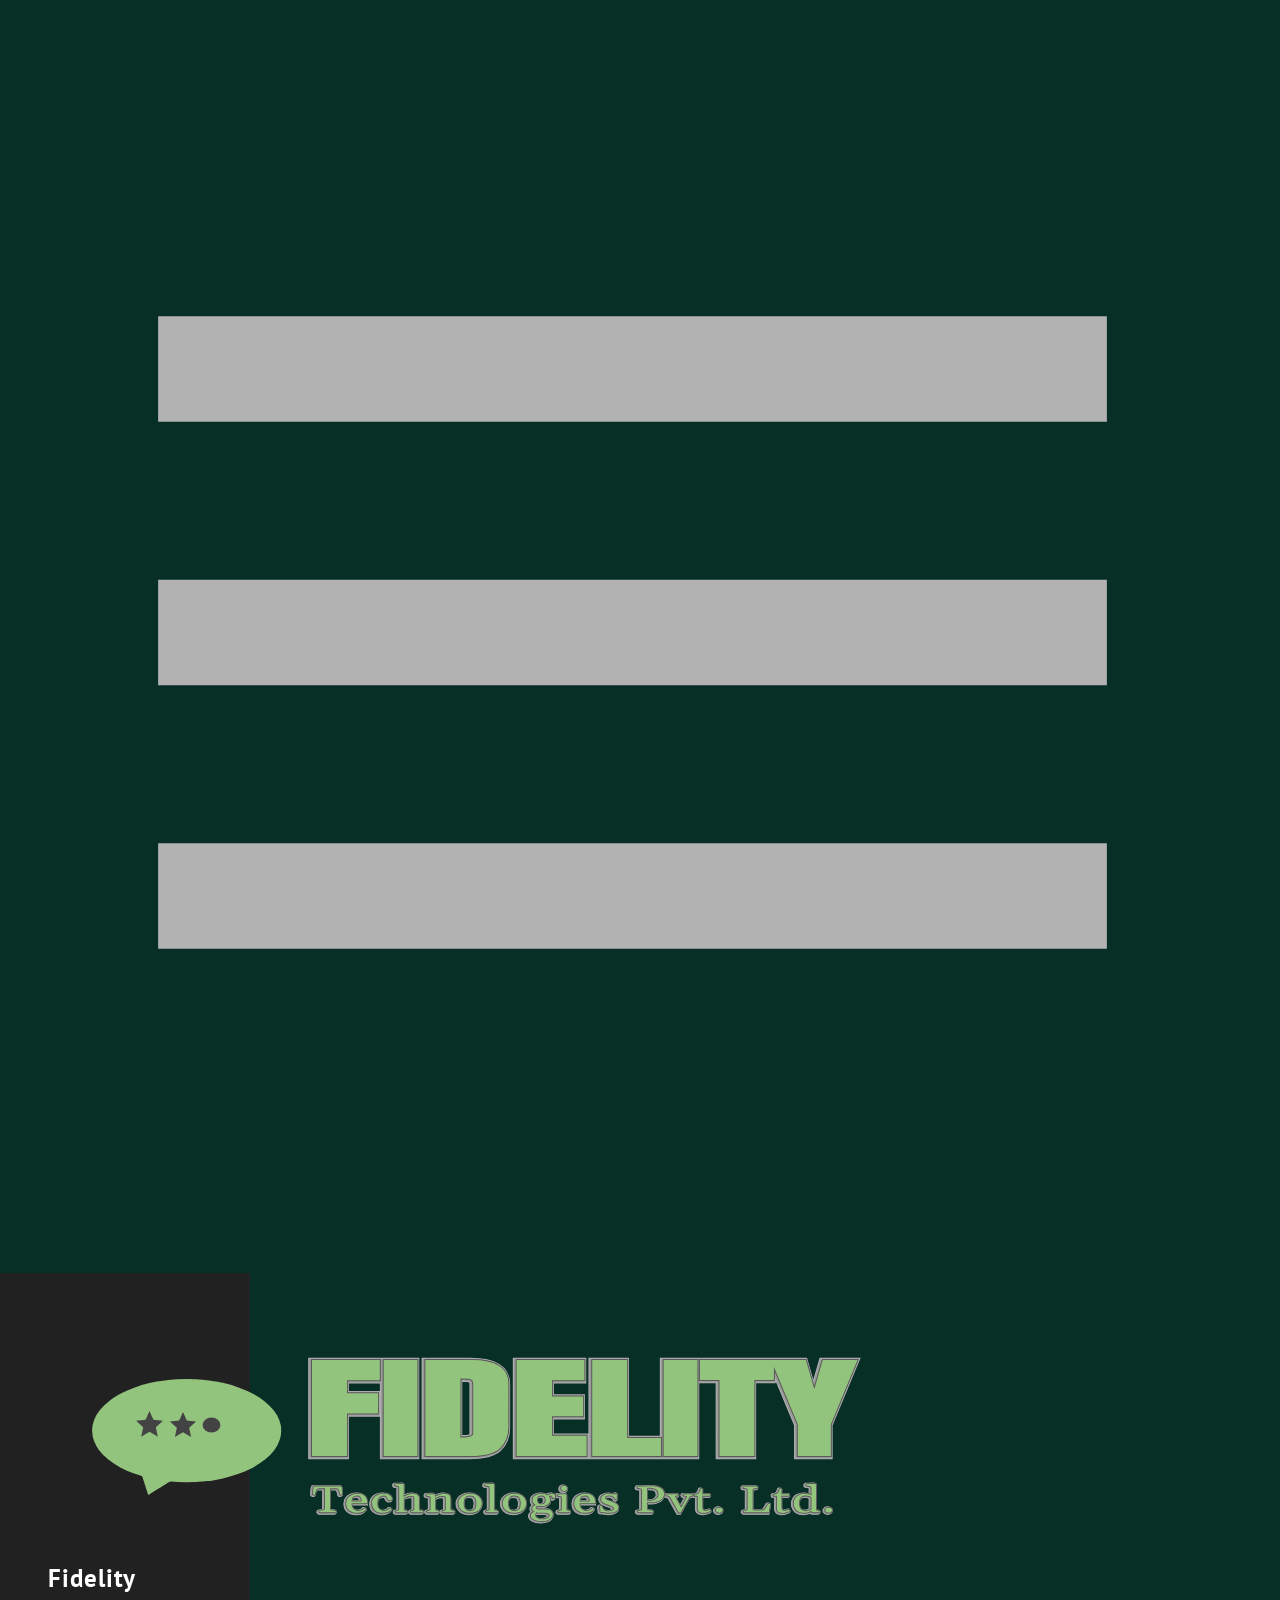
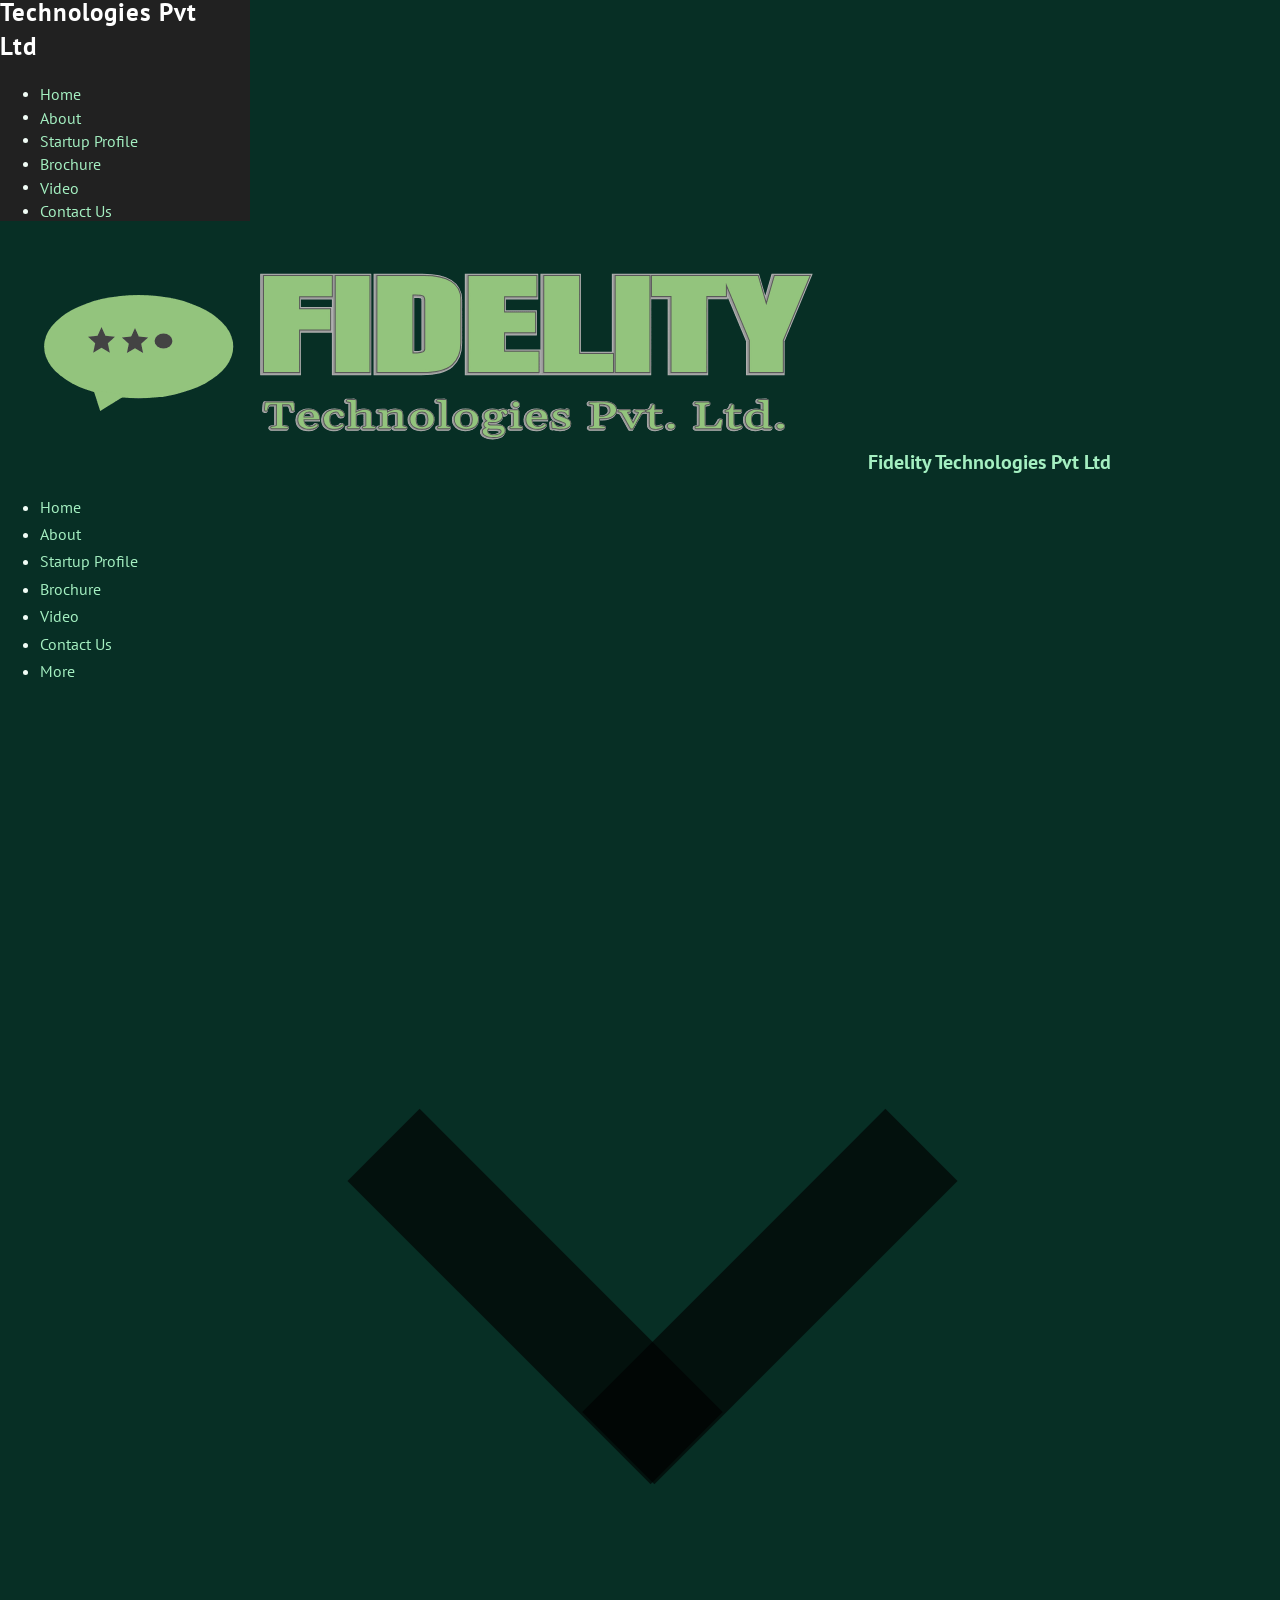
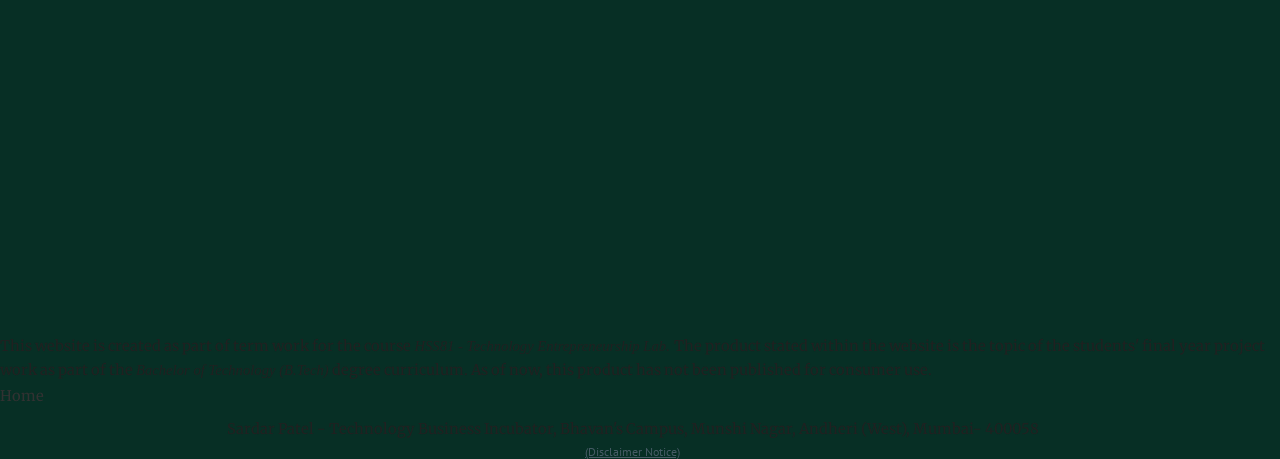
<file: legal.html>
<!DOCTYPE html><html lang="en"><head><meta charset="utf-8"><meta name="viewport" content="width=device-width, initial-scale=1"><meta name="referrer" content="strict-origin-when-cross-origin"><link rel="icon" href="favicon.png"><meta name="robots" content="noindex"><link href="https://fonts.googleapis.com/css?family=PT%20Sans%3A400%2C700%7CMerriweather%3A400%2C700&display=swap" rel="stylesheet"><link href="https://fonts.googleapis.com/css?family=Google+Sans:400,500|Roboto:300,400,500,700|Source+Code+Pro:400,700&display=swap" rel="stylesheet"><link rel="stylesheet" href="styles.css"><script src="extra.js" defer></script>
<meta name="description" content="Disclaimer: this site was created as course work for a university capstone project"><meta name="theme-color" content="#0f644d"><meta property="og:type" content="website"><meta property="og:site_name" content="Fidelity Technologies Pvt Ltd"><meta property="og:title" content="Fidelity Technologies Pvt Ltd - Legal"><meta property="og:description" content="Disclaimer: this site was created as course work for a university capstone project"><meta property="og:url" content="https://rugvedb133.github.io/fake-review-detector/legal.html"><meta property="og:image" content="https://rugvedb133.github.io/fake-review-detector/images/hero.jpg"><meta property="og:image:type" content="image/jpeg"><meta property="og:image:width" content="3240"><meta property="og:image:height" content="2160"><meta property="og:image:alt" content="A person using a tablet beside an open laptop on a desk with sticky notes, a calculator and a plant."><meta name="twitter:card" content="summary_large_image">
<title>Fidelity Technologies Pvt Ltd - Legal</title><style jsname="ptDGoc">.M63kCb{background-color: rgba(255,255,255,1);}.OUGEr{color: rgba(33,33,33,1);}.duRjpb .OUGEr{color: rgba(55,71,79,1);}.JYVBee .OUGEr{color: rgba(55,71,79,1);}.OmQG5e .OUGEr{color: rgba(33,33,33,1);}.iwQgFb{background-color: rgba(0,0,0,0.150000006);}.ySLm4c{font-family: Merriweather, serif;}.CbiMKe{background-color: rgba(50,50,50,1);}.qeLZfd .zfr3Q{color: rgba(33,33,33,1);}.qeLZfd .qnVSj{color: rgba(33,33,33,1);}.qeLZfd .Glwbz{color: rgba(33,33,33,1);}.qeLZfd .duRjpb{color: rgba(55,71,79,1);}.qeLZfd .qLrapd{color: rgba(55,71,79,1);}.qeLZfd .JYVBee{color: rgba(55,71,79,1);}.qeLZfd .aHM7ed{color: rgba(55,71,79,1);}.qeLZfd .OmQG5e{color: rgba(33,33,33,1);}.qeLZfd .NHD4Gf{color: rgba(33,33,33,1);}.qeLZfd .aw5Odc{color: rgba(71,92,102,1);}.qeLZfd .dhtgD:hover{color: rgba(90,112,122,1);}.qeLZfd .dhtgD:visited{color: rgba(71,92,102,1);}.qeLZfd .iwQgFb{background-color: rgba(0,0,0,0.150000006);}.qeLZfd .OUGEr{color: rgba(33,33,33,1);}.qeLZfd .duRjpb .OUGEr{color: rgba(55,71,79,1);}.qeLZfd .JYVBee .OUGEr{color: rgba(55,71,79,1);}.qeLZfd .OmQG5e .OUGEr{color: rgba(33,33,33,1);}.qeLZfd:before{background-color: rgba(242,242,242,1); display: block;}.lQAHbd .zfr3Q{color: rgba(255,255,255,1);}.lQAHbd .qnVSj{color: rgba(255,255,255,1);}.lQAHbd .Glwbz{color: rgba(255,255,255,1);}.lQAHbd .duRjpb{color: rgba(255,255,255,1);}.lQAHbd .qLrapd{color: rgba(255,255,255,1);}.lQAHbd .JYVBee{color: rgba(255,255,255,1);}.lQAHbd .aHM7ed{color: rgba(255,255,255,1);}.lQAHbd .OmQG5e{color: rgba(255,255,255,1);}.lQAHbd .NHD4Gf{color: rgba(255,255,255,1);}.lQAHbd .aw5Odc{color: rgba(255,255,255,1);}.lQAHbd .dhtgD:hover{color: rgba(255,255,255,0.6999999881);}.lQAHbd .dhtgD:visited{color: rgba(255,255,255,1);}.lQAHbd .iwQgFb{background-color: rgba(255,255,255,0.150000006);}.lQAHbd .OUGEr{color: rgba(255,255,255,1);}.lQAHbd .duRjpb .OUGEr{color: rgba(255,255,255,1);}.lQAHbd .JYVBee .OUGEr{color: rgba(255,255,255,1);}.lQAHbd .OmQG5e .OUGEr{color: rgba(255,255,255,1);}.lQAHbd .CbiMKe{background-color: rgba(255,255,255,1);}.lQAHbd:before{background-color: rgba(50,50,50,1); display: block;}.cJgDec .zfr3Q{color: rgba(255,255,255,1);}.cJgDec .zfr3Q .OUGEr{color: rgba(255,255,255,1);}.cJgDec .qnVSj{color: rgba(255,255,255,1);}.cJgDec .Glwbz{color: rgba(255,255,255,1);}.cJgDec .qLrapd{color: rgba(255,255,255,1);}.cJgDec .aHM7ed{color: rgba(255,255,255,1);}.cJgDec .NHD4Gf{color: rgba(255,255,255,1);}.cJgDec .IFuOkc:before{background-color: rgba(33,33,33,1); opacity: 0; display: block;}.O13XJf{height: 340px; padding-bottom: 60px; padding-top: 60px;}.O13XJf .IFuOkc{background-color: rgba(55,71,79,1); background-image: url(https://ssl.gstatic.com/atari/images/simple-header-blended-small.png);}.O13XJf .IFuOkc:before{background-color: rgba(33,33,33,1); opacity: 0.4; display: block;}.O13XJf .zfr3Q{color: rgba(255,255,255,1);}.O13XJf .qnVSj{color: rgba(255,255,255,1);}.O13XJf .Glwbz{color: rgba(255,255,255,1);}.O13XJf .duRjpb{color: rgba(255,255,255,1);}.O13XJf .qLrapd{color: rgba(255,255,255,1);}.O13XJf .JYVBee{color: rgba(255,255,255,1);}.O13XJf .aHM7ed{color: rgba(255,255,255,1);}.O13XJf .OmQG5e{color: rgba(255,255,255,1);}.O13XJf .NHD4Gf{color: rgba(255,255,255,1);}.tpmmCb .zfr3Q{color: rgba(33,33,33,1);}.tpmmCb .zfr3Q .OUGEr{color: rgba(33,33,33,1);}.tpmmCb .qnVSj{color: rgba(33,33,33,1);}.tpmmCb .Glwbz{color: rgba(33,33,33,1);}.tpmmCb .qLrapd{color: rgba(33,33,33,1);}.tpmmCb .aHM7ed{color: rgba(33,33,33,1);}.tpmmCb .NHD4Gf{color: rgba(33,33,33,1);}.tpmmCb .IFuOkc:before{background-color: rgba(255,255,255,1); display: block;}.tpmmCb .Wew9ke{fill: rgba(33,33,33,1);}.aw5Odc{color: rgba(71,92,102,1);}.dhtgD:hover{color: rgba(90,112,122,1);}.dhtgD:active{color: rgba(90,112,122,1);}.dhtgD:visited{color: rgba(71,92,102,1);}.Zjiec{color: rgba(255,255,255,1); font-family: 'PT Sans', sans-serif; font-size: 19pt; font-weight: 700; letter-spacing: 1px; line-height: 1.3; padding-bottom: 62.5px; padding-left: 48px; padding-right: 36px; padding-top: 11.5px;}.XMyrgf{margin-top: 0px; margin-left: 48px; margin-bottom: 24px; margin-right: 24px;}.TlfmSc{color: rgba(255,255,255,1); font-family: 'PT Sans', sans-serif; font-size: 15pt; font-weight: 700; line-height: 1.333;}.Mz8gvb{color: rgba(255,255,255,1);}.zDUgLc{background-color: rgba(33,33,33,1);}.QTKDff.chg4Jd:focus{background-color: rgba(255,255,255,0.1199999973);}.YTv4We{color: rgba(178,178,178,1);}.YTv4We:hover:before{background-color: rgba(255,255,255,0.1199999973); display: block;}.YTv4We.chg4Jd:focus:before{border-color: rgba(255,255,255,0.3600000143); display: block;}.eWDljc{background-color: rgba(33,33,33,1);}.eWDljc .hDrhEe{padding-left: 8px;}.ZXW7w{color: rgba(255,255,255,1); opacity: 1;}.PsKE7e{color: rgba(255,255,255,1); font-family: 'PT Sans', sans-serif; font-size: 12pt; font-weight: 400;}.lhZOrc{color: rgba(125,182,177,1);}.hDrhEe:hover{color: rgba(125,182,177,1);}.M9vuGd{color: rgba(125,182,177,1); font-weight: 700;}.jgXgSe:hover{color: rgba(125,182,177,1);}.j10yRb:hover{color: rgba(125,182,177,1);}.j10yRb.chg4Jd:focus:before{border-color: rgba(255,255,255,0.3600000143); display: block;}.tCHXDc{color: rgba(255,255,255,1);}.iWs3gf.chg4Jd:focus{background-color: rgba(255,255,255,0.1199999973);}.wgxiMe{background-color: rgba(33,33,33,1);}.fOU46b .TlfmSc{color: rgba(255,255,255,1);}.fOU46b .KJll8d{background-color: rgba(255,255,255,1);}.fOU46b .Mz8gvb{color: rgba(255,255,255,1);}.fOU46b .Mz8gvb.chg4Jd:focus:before{border-color: rgba(255,255,255,1); display: block;}.fOU46b .qV4dIc{color: rgba(255,255,255,0.8700000048);}.fOU46b .jgXgSe:hover{color: rgba(255,255,255,1);}.fOU46b .M9vuGd{color: rgba(255,255,255,1);}.fOU46b .tCHXDc{color: rgba(255,255,255,0.8700000048);}.fOU46b .iWs3gf.chg4Jd:focus{background-color: rgba(255,255,255,0.1199999973);}.fOU46b .G8QRnc .Mz8gvb{color: rgba(0,0,0,0.8000000119);}.fOU46b .G8QRnc .Mz8gvb.chg4Jd:focus:before{border-color: rgba(0,0,0,0.8000000119); display: block;}.fOU46b .G8QRnc .ZXW7w{color: rgba(0,0,0,0.8000000119);}.fOU46b .G8QRnc .TlfmSc{color: rgba(0,0,0,0.8000000119);}.fOU46b .G8QRnc .KJll8d{background-color: rgba(0,0,0,0.8000000119);}.fOU46b .G8QRnc .qV4dIc{color: rgba(0,0,0,0.6399999857);}.fOU46b .G8QRnc .jgXgSe:hover{color: rgba(0,0,0,0.8199999928);}.fOU46b .G8QRnc .M9vuGd{color: rgba(0,0,0,0.8199999928);}.fOU46b .G8QRnc .tCHXDc{color: rgba(0,0,0,0.6399999857);}.fOU46b .G8QRnc .iWs3gf.chg4Jd:focus{background-color: rgba(0,0,0,0.1199999973);}.fOU46b .usN8rf .Mz8gvb{color: rgba(0,0,0,0.8000000119);}.fOU46b .usN8rf .Mz8gvb.chg4Jd:focus:before{border-color: rgba(0,0,0,0.8000000119); display: block;}.fOU46b .usN8rf .ZXW7w{color: rgba(0,0,0,0.8000000119);}.fOU46b .usN8rf .TlfmSc{color: rgba(0,0,0,0.8000000119);}.fOU46b .usN8rf .KJll8d{background-color: rgba(0,0,0,0.8000000119);}.fOU46b .usN8rf .qV4dIc{color: rgba(0,0,0,0.6399999857);}.fOU46b .usN8rf .jgXgSe:hover{color: rgba(0,0,0,0.8199999928);}.fOU46b .usN8rf .M9vuGd{color: rgba(0,0,0,0.8199999928);}.fOU46b .usN8rf .tCHXDc{color: rgba(0,0,0,0.6399999857);}.fOU46b .usN8rf .iWs3gf.chg4Jd:focus{background-color: rgba(0,0,0,0.1199999973);}.fOU46b .aCIEDd .qV4dIc{color: rgba(33,33,33,1);}.fOU46b .aCIEDd .TlfmSc{color: rgba(33,33,33,1);}.fOU46b .aCIEDd .KJll8d{background-color: rgba(33,33,33,1);}.fOU46b .aCIEDd .ZXW7w{color: rgba(33,33,33,1);}.fOU46b .aCIEDd .jgXgSe:hover{color: rgba(33,33,33,1); opacity: 0.82;}.fOU46b .aCIEDd .Mz8gvb{color: rgba(33,33,33,1);}.fOU46b .aCIEDd .tCHXDc{color: rgba(33,33,33,1);}.fOU46b .aCIEDd .iWs3gf.chg4Jd:focus{background-color: rgba(33,33,33,0.1199999973);}.fOU46b .a3ETed .qV4dIc{color: rgba(255,255,255,1);}.fOU46b .a3ETed .TlfmSc{color: rgba(255,255,255,1);}.fOU46b .a3ETed .KJll8d{background-color: rgba(255,255,255,1);}.fOU46b .a3ETed .ZXW7w{color: rgba(255,255,255,1);}.fOU46b .a3ETed .jgXgSe:hover{color: rgba(255,255,255,1); opacity: 0.82;}.fOU46b .a3ETed .Mz8gvb{color: rgba(255,255,255,1);}.fOU46b .a3ETed .tCHXDc{color: rgba(255,255,255,1);}.fOU46b .a3ETed .iWs3gf.chg4Jd:focus{background-color: rgba(255,255,255,0.1199999973);}@media only screen and (min-width: 1280px){.XeSM4.b2Iqye.fOU46b .LBrwzc .tCHXDc{color: rgba(255,255,255,0.8700000048);}}.XeSM4.b2Iqye.fOU46b .LBrwzc .iWs3gf.chg4Jd:focus{background-color: rgba(255,255,255,0.1199999973);}@media only screen and (min-width: 1280px){.KuNac.b2Iqye.fOU46b .tCHXDc{color: rgba(0,0,0,0.6399999857);}}.KuNac.b2Iqye.fOU46b .iWs3gf.chg4Jd:focus{background-color: rgba(0,0,0,0.1199999973);}.fOU46b .zDUgLc{opacity: 0;}.LBrwzc .ZXW7w{color: rgba(0,0,0,1);}.LBrwzc .KJll8d{background-color: rgba(0,0,0,1);}.GBy4H .ZXW7w{color: rgba(255,255,255,1);}.GBy4H .KJll8d{background-color: rgba(255,255,255,1);}.eBSUbc{background-color: rgba(33,33,33,1); color: rgba(0,188,212,0.6999999881);}.BFDQOb:hover{color: rgba(125,182,177,1);}.ImnMyf{background-color: rgba(255,255,255,1); color: rgba(33,33,33,1);}.Vs12Bd{background-color: rgba(242,242,242,1); color: rgba(33,33,33,1);}.S5d9Rd{background-color: rgba(50,50,50,1); color: rgba(255,255,255,1);}.zfr3Q{color: rgba(33,33,33,1); font-family: Merriweather, serif; font-size: 11pt; font-weight: 400; line-height: 1.6667; margin-top: 12px;}.qnVSj{color: rgba(33,33,33,1);}.Glwbz{color: rgba(33,33,33,1);}.duRjpb{color: rgba(55,71,79,1); font-family: 'PT Sans', sans-serif; font-size: 34pt; font-weight: 700; letter-spacing: -0.5px; line-height: 1.2; margin-top: 30px;}.Ap4VC{margin-bottom: -30px;}.qLrapd{color: rgba(55,71,79,1);}.JYVBee{color: rgba(55,71,79,1); font-family: 'PT Sans', sans-serif; font-size: 19pt; font-weight: 700; line-height: 1.4; margin-top: 20px;}.CobnVe{margin-bottom: -20px;}.aHM7ed{color: rgba(55,71,79,1);}.OmQG5e{color: rgba(33,33,33,1); font-family: 'PT Sans', sans-serif; font-size: 15pt; font-style: normal; font-weight: 700; line-height: 1.25; margin-top: 16px;}.GV3q8e{margin-bottom: -16px;}.NHD4Gf{color: rgba(33,33,33,1);}.LB7kq .duRjpb{font-size: 64pt; letter-spacing: -1px; line-height: 1; margin-top: 40px;}.LB7kq .JYVBee{font-size: 25pt; font-weight: 400; line-height: 1.1; margin-top: 25px;}@media only screen and (max-width: 479px){.LB7kq .duRjpb{font-size: 40pt;}}@media only screen and (min-width: 480px) and (max-width: 767px){.LB7kq .duRjpb{font-size: 53pt;}}@media only screen and (max-width: 479px){.LB7kq .JYVBee{font-size: 19pt;}}@media only screen and (min-width: 480px) and (max-width: 767px){.LB7kq .JYVBee{font-size: 22pt;}}.O13XJf{height: 340px; padding-bottom: 60px; padding-top: 60px;}@media only screen and (min-width: 480px) and (max-width: 767px){.O13XJf{height: 280px; padding-bottom: 40px; padding-top: 40px;}}@media only screen and (max-width: 479px){.O13XJf{height: 250px; padding-bottom: 30px; padding-top: 30px;}}.SBrW1{height: 520px;}@media only screen and (min-width: 480px) and (max-width: 767px){.SBrW1{height: 520px;}}@media only screen and (max-width: 479px){.SBrW1{height: 400px;}}.Wew9ke{fill: rgba(255,255,255,1);}.gk8rDe{height: 180px; padding-bottom: 32px; padding-top: 60px;}.gk8rDe .zfr3Q{color: rgba(0,0,0,1);}.gk8rDe .duRjpb{color: rgba(55,71,79,1); font-size: 45pt; line-height: 1.1;}.gk8rDe .qLrapd{color: rgba(55,71,79,1);}.gk8rDe .JYVBee{color: rgba(55,71,79,1); font-size: 27pt; line-height: 1.35; margin-top: 15px;}.gk8rDe .aHM7ed{color: rgba(55,71,79,1);}.gk8rDe .OmQG5e{color: rgba(33,33,33,1);}.gk8rDe .NHD4Gf{color: rgba(33,33,33,1);}@media only screen and (max-width: 479px){.gk8rDe .duRjpb{font-size: 30pt;}}@media only screen and (min-width: 480px) and (max-width: 767px){.gk8rDe .duRjpb{font-size: 38pt;}}@media only screen and (max-width: 479px){.gk8rDe .JYVBee{font-size: 20pt;}}@media only screen and (min-width: 480px) and (max-width: 767px){.gk8rDe .JYVBee{font-size: 24pt;}}@media only screen and (min-width: 480px) and (max-width: 767px){.gk8rDe{padding-top: 45px;}}@media only screen and (max-width: 479px){.gk8rDe{padding-bottom: 0px; padding-top: 30px;}}.dhtgD{text-decoration: underline;}.JzO0Vc{background-color: rgba(33,33,33,1); font-family: Lato, sans-serif; width: 250px;}@media only screen and (min-width: 1280px){.JzO0Vc{padding-top: 48.5px;}}.TlfmSc{font-family: 'PT Sans', sans-serif; font-size: 15pt; font-weight: 700; line-height: 1.333;}.PsKE7e{font-family: 'PT Sans', sans-serif; font-size: 12pt;}.IKA38e{line-height: 1.21;}.hDrhEe{padding-bottom: 11.5px; padding-top: 11.5px;}.zDUgLc{opacity: 1;}.QmpIrf{background-color: rgba(50,50,50,1); border-color: rgba(255,255,255,1); color: rgba(255,255,255,1); font-family: Merriweather, serif; font-size: 11pt; line-height: normal;}.xkUom{border-color: rgba(50,50,50,1); color: rgba(50,50,50,1); font-family: Merriweather, serif; font-size: 11pt; line-height: normal;}.xkUom:hover{background-color: rgba(50,50,50,0.1000000015);}.KjwKmc{color: rgba(50,50,50,1); font-family: Merriweather, serif; font-size: 11pt; line-height: normal; line-height: normal;}.KjwKmc:hover{background-color: rgba(50,50,50,0.1000000015);}.lQAHbd .QmpIrf{background-color: rgba(255,255,255,1); border-color: rgba(55,71,79,1); color: rgba(55,71,79,1); font-family: Merriweather, serif; font-size: 11pt; line-height: normal;}.lQAHbd .xkUom{border-color: rgba(242,242,242,1); color: rgba(242,242,242,1); font-family: Merriweather, serif; font-size: 11pt; line-height: normal;}.lQAHbd .xkUom:hover{background-color: rgba(255,255,255,0.1000000015);}.lQAHbd .KjwKmc{color: rgba(242,242,242,1); font-family: Merriweather, serif; font-size: 11pt; line-height: normal;}.lQAHbd .KjwKmc:hover{background-color: rgba(255,255,255,0.1000000015);}.lQAHbd .Mt0nFe{border-color: rgba(255,255,255,0.200000003);}.cJgDec .QmpIrf{background-color: rgba(255,255,255,1); border-color: rgba(55,71,79,1); color: rgba(55,71,79,1); font-family: Merriweather, serif; font-size: 11pt; line-height: normal;}.cJgDec .xkUom{border-color: rgba(242,242,242,1); color: rgba(242,242,242,1); font-family: Merriweather, serif; font-size: 11pt; line-height: normal;}.cJgDec .xkUom:hover{background-color: rgba(255,255,255,0.1000000015);}.cJgDec .KjwKmc{color: rgba(242,242,242,1); font-family: Merriweather, serif; font-size: 11pt; line-height: normal;}.cJgDec .KjwKmc:hover{background-color: rgba(255,255,255,0.1000000015);}.tpmmCb .QmpIrf{background-color: rgba(255,255,255,1); border-color: rgba(55,71,79,1); color: rgba(55,71,79,1); font-family: Merriweather, serif; font-size: 11pt; line-height: normal;}.tpmmCb .xkUom{border-color: rgba(50,50,50,1); color: rgba(50,50,50,1); font-family: Merriweather, serif; font-size: 11pt; line-height: normal;}.tpmmCb .xkUom:hover{background-color: rgba(50,50,50,0.1000000015);}.tpmmCb .KjwKmc{color: rgba(50,50,50,1); font-family: Merriweather, serif; font-size: 11pt; line-height: normal;}.tpmmCb .KjwKmc:hover{background-color: rgba(50,50,50,0.1000000015);}.gk8rDe .QmpIrf{background-color: rgba(50,50,50,1); border-color: rgba(255,255,255,1); color: rgba(255,255,255,1); font-family: Merriweather, serif; font-size: 11pt; line-height: normal;}.gk8rDe .xkUom{border-color: rgba(50,50,50,1); color: rgba(50,50,50,1); font-family: Merriweather, serif; font-size: 11pt; line-height: normal;}.gk8rDe .xkUom:hover{background-color: rgba(50,50,50,0.1000000015);}.gk8rDe .KjwKmc{color: rgba(50,50,50,1); font-family: Merriweather, serif; font-size: 11pt; line-height: normal;}.gk8rDe .KjwKmc:hover{background-color: rgba(50,50,50,0.1000000015);}.O13XJf .QmpIrf{background-color: rgba(255,255,255,1); border-color: rgba(55,71,79,1); color: rgba(55,71,79,1); font-family: Merriweather, serif; font-size: 11pt; line-height: normal;}.O13XJf .xkUom{border-color: rgba(242,242,242,1); color: rgba(242,242,242,1); font-family: Merriweather, serif; font-size: 11pt; line-height: normal;}.O13XJf .xkUom:hover{background-color: rgba(255,255,255,0.1000000015);}.O13XJf .KjwKmc{color: rgba(242,242,242,1); font-family: Merriweather, serif; font-size: 11pt; line-height: normal;}.O13XJf .KjwKmc:hover{background-color: rgba(255,255,255,0.1000000015);}.Y4CpGd{font-family: Merriweather, serif; font-size: 11pt;}.CMArNe{background-color: rgba(242,242,242,1);}.LBrwzc .TlfmSc{color: rgba(0,0,0,0.8000000119);}.LBrwzc .YTv4We{color: rgba(0,0,0,0.6399999857);}.LBrwzc .YTv4We.chg4Jd:focus:before{border-color: rgba(0,0,0,0.6399999857); display: block;}.LBrwzc .Mz8gvb{color: rgba(0,0,0,0.6399999857);}.LBrwzc .tCHXDc{color: rgba(0,0,0,0.6399999857);}.LBrwzc .iWs3gf.chg4Jd:focus{background-color: rgba(0,0,0,0.1199999973);}.LBrwzc .wgxiMe{background-color: rgba(255,255,255,1);}.LBrwzc .qV4dIc{color: rgba(0,0,0,0.6399999857);}.LBrwzc .M9vuGd{color: rgba(0,0,0,0.8000000119); font-weight: bold;}.LBrwzc .Zjiec{color: rgba(0,0,0,0.8000000119);}.LBrwzc .IKA38e{color: rgba(0,0,0,0.6399999857);}.LBrwzc .lhZOrc.IKA38e{color: rgba(0,0,0,0.8000000119); font-weight: bold;}.LBrwzc .j10yRb:hover{color: rgba(0,0,0,0.8000000119);}.LBrwzc .eBSUbc{color: rgba(0,0,0,0.8000000119);}.LBrwzc .hDrhEe:hover{color: rgba(0,0,0,0.8000000119);}.LBrwzc .jgXgSe:hover{color: rgba(0,0,0,0.8000000119);}.LBrwzc .M9vuGd:hover{color: rgba(0,0,0,0.8000000119);}.LBrwzc .zDUgLc{border-bottom-color: rgba(204,204,204,1); border-bottom-width: 1px; border-bottom-style: solid;}.fOU46b .LBrwzc .M9vuGd{color: rgba(0,0,0,0.8000000119);}.fOU46b .LBrwzc .jgXgSe:hover{color: rgba(0,0,0,0.8000000119);}.fOU46b .LBrwzc .zDUgLc{opacity: 1; border-bottom-style: none;}.fOU46b .LBrwzc .tCHXDc{color: rgba(0,0,0,0.6399999857);}.fOU46b .LBrwzc .iWs3gf.chg4Jd:focus{background-color: rgba(0,0,0,0.1199999973);}.fOU46b .GBy4H .M9vuGd{color: rgba(255,255,255,1);}.fOU46b .GBy4H .jgXgSe:hover{color: rgba(255,255,255,1);}.fOU46b .GBy4H .zDUgLc{opacity: 1;}.fOU46b .GBy4H .tCHXDc{color: rgba(255,255,255,0.8700000048);}.fOU46b .GBy4H .iWs3gf.chg4Jd:focus{background-color: rgba(255,255,255,0.1199999973);}.XeSM4.G9Qloe.fOU46b .LBrwzc .tCHXDc{color: rgba(0,0,0,0.6399999857);}.XeSM4.G9Qloe.fOU46b .LBrwzc .iWs3gf.chg4Jd:focus{background-color: rgba(0,0,0,0.1199999973);}.GBy4H .lhZOrc.IKA38e{color: rgba(255,255,255,1);}.GBy4H .eBSUbc{color: rgba(255,255,255,0.8700000048);}.GBy4H .hDrhEe:hover{color: rgba(255,255,255,1);}.GBy4H .j10yRb:hover{color: rgba(255,255,255,1);}.GBy4H .YTv4We{color: rgba(255,255,255,1);}.GBy4H .YTv4We.chg4Jd:focus:before{border-color: rgba(255,255,255,1); display: block;}.GBy4H .tCHXDc{color: rgba(255,255,255,0.8700000048);}.GBy4H .iWs3gf.chg4Jd:focus{background-color: rgba(255,255,255,0.1199999973);}.GBy4H .jgXgSe:hover{color: rgba(255,255,255,1);}.GBy4H .jgXgSe:hover{color: rgba(255,255,255,1);}.GBy4H .M9vuGd{color: rgba(255,255,255,1);}.GBy4H .M9vuGd:hover{color: rgba(255,255,255,1);}.QcmuFb{padding-left: 20px;}.vDPrib{padding-left: 40px;}.TBDXjd{padding-left: 60px;}.bYeK8e{padding-left: 80px;}.CuqSDe{padding-left: 100px;}.Havqpe{padding-left: 120px;}.JvDrRe{padding-left: 140px;}.o5lrIf{padding-left: 160px;}.yOJW7c{padding-left: 180px;}.rB8cye{padding-left: 200px;}.RuayVd{padding-right: 20px;}.YzcKX{padding-right: 40px;}.reTV0b{padding-right: 60px;}.vSYeUc{padding-right: 80px;}.PxtZIe{padding-right: 100px;}.ahQMed{padding-right: 120px;}.rzhcXb{padding-right: 140px;}.PBhj0b{padding-right: 160px;}.TlN46c{padding-right: 180px;}.GEdNnc{padding-right: 200px;}.TMjjoe{font-family: 'PT Sans', sans-serif; font-size: 9pt; line-height: 1.2; margin-top: 0px;}@media only screen and (min-width: 1280px){.yxgWrb{margin-left: 250px;}}@media only screen and (max-width: 479px){.Zjiec{font-size: 15pt;}}@media only screen and (min-width: 480px) and (max-width: 767px){.Zjiec{font-size: 17pt;}}@media only screen and (max-width: 479px){.TlfmSc{font-size: 13pt;}}@media only screen and (min-width: 480px) and (max-width: 767px){.TlfmSc{font-size: 14pt;}}@media only screen and (max-width: 479px){.PsKE7e{font-size: 12pt;}}@media only screen and (min-width: 480px) and (max-width: 767px){.PsKE7e{font-size: 12pt;}}@media only screen and (max-width: 479px){.duRjpb{font-size: 24pt;}}@media only screen and (min-width: 480px) and (max-width: 767px){.duRjpb{font-size: 29pt;}}@media only screen and (max-width: 479px){.JYVBee{font-size: 15pt;}}@media only screen and (min-width: 480px) and (max-width: 767px){.JYVBee{font-size: 17pt;}}@media only screen and (max-width: 479px){.OmQG5e{font-size: 13pt;}}@media only screen and (min-width: 480px) and (max-width: 767px){.OmQG5e{font-size: 14pt;}}@media only screen and (max-width: 479px){.TlfmSc{font-size: 13pt;}}@media only screen and (min-width: 480px) and (max-width: 767px){.TlfmSc{font-size: 14pt;}}@media only screen and (max-width: 479px){.PsKE7e{font-size: 12pt;}}@media only screen and (min-width: 480px) and (max-width: 767px){.PsKE7e{font-size: 12pt;}}@media only screen and (max-width: 479px){.TMjjoe{font-size: 9pt;}}@media only screen and (min-width: 480px) and (max-width: 767px){.TMjjoe{font-size: 9pt;}}</style></head><body dir="ltr" class="" itemscope itemtype="http://schema.org/WebPage" id="yDmH0d" css="yDmH0d"><div jscontroller="pc62j" jsmodel="iTeaXe" jsaction="rcuQ6b:WYd;GvneHb:og1FDd;vbaUQc:uAM5ec;"><div jscontroller="X4BaPc" jsaction="rcuQ6b:WYd;o6xM5b:Pg9eo;HuL2Hd:mHeCvf;VMhF5:FFYy5e;sk3Qmb:HI1Mdd;JIbuQc:rSzFEd(z2EeY),aSaF6e(ilzYPe);"><div jsname="tiN4bf"><style>.rrJNTc{opacity: 0;}.bKy5e{pointer-events: none; position: absolute; top: 0;}</style><div class="bKy5e"><div class="rrJNTc" tabindex="-1"><div class="VfPpkd-dgl2Hf-ppHlrf-sM5MNb" data-is-touch-wrapper='true'><button class="VfPpkd-LgbsSe VfPpkd-LgbsSe-OWXEXe-dgl2Hf LjDxcd XhPA0b LQeN7 WsSUlf jz7fPb" jscontroller="soHxf" jsaction="click:cOuCgd; mousedown:UX7yZ; mouseup:lbsD7e; mouseenter:tfO1Yc; mouseleave:JywGue; touchstart:p6p2H; touchmove:FwuNnf; touchend:yfqBxc; touchcancel:JMtRjd; focus:AHmuwe; blur:O22p3e; contextmenu:mg9Pef;mlnRJb:fLiPzd;" data-idom-class="LjDxcd XhPA0b LQeN7 WsSUlf jz7fPb" jsname="z2EeY" tabindex="0"><div class="VfPpkd-Jh9lGc"></div><div class="VfPpkd-J1Ukfc-LhBDec"></div><div class="VfPpkd-RLmnJb"></div><span jsname="V67aGc" class="VfPpkd-vQzf8d">Skip to main content</span></button></div><div class="VfPpkd-dgl2Hf-ppHlrf-sM5MNb" data-is-touch-wrapper='true'><button class="VfPpkd-LgbsSe VfPpkd-LgbsSe-OWXEXe-dgl2Hf LjDxcd XhPA0b LQeN7 WsSUlf br90J" jscontroller="soHxf" jsaction="click:cOuCgd; mousedown:UX7yZ; mouseup:lbsD7e; mouseenter:tfO1Yc; mouseleave:JywGue; touchstart:p6p2H; touchmove:FwuNnf; touchend:yfqBxc; touchcancel:JMtRjd; focus:AHmuwe; blur:O22p3e; contextmenu:mg9Pef;mlnRJb:fLiPzd;" data-idom-class="LjDxcd XhPA0b LQeN7 WsSUlf br90J" jsname="ilzYPe" tabindex="0"><div class="VfPpkd-Jh9lGc"></div><div class="VfPpkd-J1Ukfc-LhBDec"></div><div class="VfPpkd-RLmnJb"></div><span jsname="V67aGc" class="VfPpkd-vQzf8d">Skip to navigation</span></button></div></div></div><div class="M63kCb N63NQ"></div><div class="QZ3zWd"><div class="fktJzd AKpWA fOU46b yMcSQd Ly6Unf G9Qloe XeSM4 XxIgdb" jsname="UzWXSb" data-uses-custom-theme="false" data-legacy-theme-name="QualityBasics" data-legacy-theme-font-kit="Heavy" data-legacy-theme-color-kit="Dark" jscontroller="Md9ENb" jsaction="gsiSmd:Ffcznf;yj5fUd:cpPetb;HNXL3:q0Vyke;e2SXKd:IPDu5e;BdXpgd:nhk7K;rcuQ6b:WYd;"><header id="atIdViewHeader"><div style="position:fixed; width: 100%; z-index: 100;"><div id="docs-banner-container"><div id="docs-banners"><div id="HB1eCd-mzNpsf-r8s4j-ORHb"></div><div id="HB1eCd-TZk80d-r8s4j-ORHb" aria-live="assertive" aria-atomic="true"></div><div id="HB1eCd-Vkfede-rJCtOc-b3rLgd-ORHb" aria-live="assertive" aria-atomic="true"></div></div><div class="HB1eCd-Vkfede-NBtyUd-PvRhvb-LwH6nd"></div></div></div><div class="BbxBP usN8rf K5Zlne" jsname="WA9qLc" jscontroller="RQOkef" jsaction="rcuQ6b:JdcaS;MxH79b:JdcaS;VbOlFf:ywL4Jf;FaOgy:ywL4Jf; keydown:Hq2uPe; wheel:Ut4Ahc;" data-top-navigation="true" data-is-preview="false"><div class="DXsoRd YTv4We oNsfjf" role="button" tabindex="0" jsaction="click:LUvzV" jsname="z4Tpl" id="s9iPrd" aria-haspopup="true" aria-controls="yuynLe" aria-expanded="false"><svg class="wFCWne" viewBox="0 0 24 24" stroke="currentColor" jsname="B1n9ub" focusable="false"><g transform="translate(12,12)"><path class="hlJH0" d="M-9 -5 L9 -5" fill="none" stroke-width="2"/><path class="HBu6N" d="M-9 0 L9 0" fill="none" stroke-width="2"/><path class="cLAGQe" d="M-9 5 L9 5" fill="none" stroke-width="2"/></g></svg></div><nav class="JzO0Vc" jsname="ihoMLd" role="navigation" tabindex="-1" id="yuynLe" jsaction="transitionend:UD2r5"><a class="XMyrgf" href="home.html"><img src="images/logo.png" class="r9CsCb" role="img" aria-label="Fidelity Technologies Pvt Ltd"></a><a class="Zjiec oNsfjf" href="home.html"><span>Fidelity Technologies Pvt Ltd</span></a><ul class="jYxBte Fpy8Db" tabindex="-1"><li jsname="ibnC6b" data-nav-level="1"><div class="PsKE7e r8s4j-R6PoUb IKA38e baH5ib oNsfjf"><div class="I35ICb" jsaction="keydown:mPuKz(QwLHlb); click:vHQTA(QwLHlb);"><a class="aJHbb dk90Ob hDrhEe HlqNPb" jsname="QwLHlb" role="link" tabindex="0" data-navtype="1" href="home.html" data-url="home.html" data-type="1" data-level="1" data-page="1Q_c2WG-u2G0-DgniSBAOSU6tYGm8Epbv">Home</a></div></div></li><li jsname="ibnC6b" data-nav-level="1"><div class="PsKE7e r8s4j-R6PoUb IKA38e baH5ib oNsfjf"><div class="I35ICb" jsaction="keydown:mPuKz(QwLHlb); click:vHQTA(QwLHlb);"><a class="aJHbb dk90Ob hDrhEe HlqNPb" jsname="QwLHlb" role="link" tabindex="-1" data-navtype="1" href="about.html" data-url="about.html" data-type="1" data-level="1" data-page="1TEgv4K1nU4PXiZ5lLAqo0CFy6RR2reh3">About</a></div></div></li><li jsname="ibnC6b" data-nav-level="1"><div class="PsKE7e r8s4j-R6PoUb IKA38e baH5ib oNsfjf"><div class="I35ICb" jsaction="keydown:mPuKz(QwLHlb); click:vHQTA(QwLHlb);"><a class="aJHbb dk90Ob hDrhEe HlqNPb" jsname="QwLHlb" role="link" tabindex="-1" data-navtype="1" href="profile.html" data-url="profile.html" data-type="1" data-level="1" data-page="1CoF-bPr7VDuHyX0SxElg44BStbB_cDMw">Startup Profile</a></div></div></li><li jsname="ibnC6b" data-nav-level="1"><div class="PsKE7e r8s4j-R6PoUb IKA38e baH5ib oNsfjf"><div class="I35ICb" jsaction="keydown:mPuKz(QwLHlb); click:vHQTA(QwLHlb);"><a class="aJHbb dk90Ob hDrhEe HlqNPb" jsname="QwLHlb" role="link" tabindex="-1" data-navtype="1" href="brochure.html" data-url="brochure.html" data-type="1" data-level="1" data-page="1qGtds2XFwh-_AzfMvSyMdiCdryBytqsC">Brochure</a></div></div></li><li jsname="ibnC6b" data-nav-level="1"><div class="PsKE7e r8s4j-R6PoUb IKA38e baH5ib oNsfjf"><div class="I35ICb" jsaction="keydown:mPuKz(QwLHlb); click:vHQTA(QwLHlb);"><a class="aJHbb dk90Ob hDrhEe HlqNPb" jsname="QwLHlb" role="link" tabindex="-1" data-navtype="1" href="video.html" data-url="video.html" data-type="1" data-level="1" data-page="1Y2YY_xeB3Kbwib8ITqptA5ZJwMYKan8q">Video</a></div></div></li><li jsname="ibnC6b" data-nav-level="1"><div class="PsKE7e r8s4j-R6PoUb IKA38e baH5ib oNsfjf"><div class="I35ICb" jsaction="keydown:mPuKz(QwLHlb); click:vHQTA(QwLHlb);"><a class="aJHbb dk90Ob hDrhEe HlqNPb" jsname="QwLHlb" role="link" tabindex="-1" data-navtype="1" href="contact-us.html" data-url="contact-us.html" data-type="1" data-level="1" data-page="1JgWBJtWlalzllrJnpQTvmarv9LCpHRHC">Contact Us</a></div></div></li></ul></nav><div class="VLoccc K5Zlne U8eYrb" jsname="rtFGi"><div class="Pvc6xe"><div jsname="I8J07e" class="TlfmSc YSH9J"><a class="GAuSPc" jsname="jIujaf" href="home.html"><img src="images/logo.png" class="lzy1Td" role="img" aria-label="Fidelity Technologies Pvt Ltd" jsname="SwcDWb"><span class="QTKDff p46B7e">Fidelity Technologies Pvt Ltd</span></a></div><nav class="plFg0c" jscontroller="HXO1uc" jsaction="rcuQ6b:rcuQ6b;MxH79b:CfS0pe;" id="WDxLfe" data-is-preview="false" role="navigation" tabindex="-1"><ul jsname="waIgnc" class="K1Ci7d oXBWEc jYxBte"><li jsname="ibnC6b" data-nav-level="1" class="VsJjtf"><div class="PsKE7e qV4dIc Qrrb5 YSH9J"><div class="I35ICb" jsaction="click:vHQTA(QwLHlb); keydown:mPuKz(QwLHlb);"><a class="aJHbb dk90Ob jgXgSe HlqNPb" jscontroller="yUHiM" jsaction="rcuQ6b:WYd;" jsname="QwLHlb" role="link" tabindex="0" data-navtype="1" href="home.html" data-url="home.html" data-type="1" data-level="1" data-page="1Q_c2WG-u2G0-DgniSBAOSU6tYGm8Epbv">Home</a></div></div><div class="rgLkl"></div></li><li jsname="ibnC6b" data-nav-level="1" class="VsJjtf"><div class="PsKE7e qV4dIc Qrrb5 YSH9J"><div class="I35ICb" jsaction="click:vHQTA(QwLHlb); keydown:mPuKz(QwLHlb);"><a class="aJHbb dk90Ob jgXgSe HlqNPb" jscontroller="yUHiM" jsaction="rcuQ6b:WYd;" jsname="QwLHlb" role="link" tabindex="-1" data-navtype="1" href="about.html" data-url="about.html" data-type="1" data-level="1" data-page="1TEgv4K1nU4PXiZ5lLAqo0CFy6RR2reh3">About</a></div></div><div class="rgLkl"></div></li><li jsname="ibnC6b" data-nav-level="1" class="VsJjtf"><div class="PsKE7e qV4dIc Qrrb5 YSH9J"><div class="I35ICb" jsaction="click:vHQTA(QwLHlb); keydown:mPuKz(QwLHlb);"><a class="aJHbb dk90Ob jgXgSe HlqNPb" jscontroller="yUHiM" jsaction="rcuQ6b:WYd;" jsname="QwLHlb" role="link" tabindex="-1" data-navtype="1" href="profile.html" data-url="profile.html" data-type="1" data-level="1" data-page="1CoF-bPr7VDuHyX0SxElg44BStbB_cDMw">Startup Profile</a></div></div><div class="rgLkl"></div></li><li jsname="ibnC6b" data-nav-level="1" class="VsJjtf"><div class="PsKE7e qV4dIc Qrrb5 YSH9J"><div class="I35ICb" jsaction="click:vHQTA(QwLHlb); keydown:mPuKz(QwLHlb);"><a class="aJHbb dk90Ob jgXgSe HlqNPb" jscontroller="yUHiM" jsaction="rcuQ6b:WYd;" jsname="QwLHlb" role="link" tabindex="-1" data-navtype="1" href="brochure.html" data-url="brochure.html" data-type="1" data-level="1" data-page="1qGtds2XFwh-_AzfMvSyMdiCdryBytqsC">Brochure</a></div></div><div class="rgLkl"></div></li><li jsname="ibnC6b" data-nav-level="1" class="VsJjtf"><div class="PsKE7e qV4dIc Qrrb5 YSH9J"><div class="I35ICb" jsaction="click:vHQTA(QwLHlb); keydown:mPuKz(QwLHlb);"><a class="aJHbb dk90Ob jgXgSe HlqNPb" jscontroller="yUHiM" jsaction="rcuQ6b:WYd;" jsname="QwLHlb" role="link" tabindex="-1" data-navtype="1" href="video.html" data-url="video.html" data-type="1" data-level="1" data-page="1Y2YY_xeB3Kbwib8ITqptA5ZJwMYKan8q">Video</a></div></div><div class="rgLkl"></div></li><li jsname="ibnC6b" data-nav-level="1" class="VsJjtf"><div class="PsKE7e qV4dIc Qrrb5 YSH9J"><div class="I35ICb" jsaction="click:vHQTA(QwLHlb); keydown:mPuKz(QwLHlb);"><a class="aJHbb dk90Ob jgXgSe HlqNPb" jscontroller="yUHiM" jsaction="rcuQ6b:WYd;" jsname="QwLHlb" role="link" tabindex="-1" data-navtype="1" href="contact-us.html" data-url="contact-us.html" data-type="1" data-level="1" data-page="1JgWBJtWlalzllrJnpQTvmarv9LCpHRHC">Contact Us</a></div></div><div class="rgLkl"></div></li><li jsname="ibnC6b" data-nav-level="1" class="VsJjtf ZmrVpf oXBWEc" more-menu-item jsaction="mouseenter:Vx8Jlb; mouseleave:ysDRUd"><div class="PsKE7e qV4dIc Qrrb5 YSH9J"><div class="I35ICb" jsaction="click:vHQTA(QwLHlb); keydown:mPuKz(QwLHlb);"><a class="aJHbb dk90Ob jgXgSe HlqNPb" jscontroller="yUHiM" jsaction="rcuQ6b:WYd;" jsname="QwLHlb" role="link" tabindex="-1" data-navtype="1" aria-expanded="false" aria-haspopup="true" data-level="1" data-page="">More</a><div class="mBHtvb u5fiyc" role="presentation" title="Expand/Collapse" jsaction="click:oESVTe" jsname="ix0Hvc"><svg class="dvmRw" viewBox="0 0 24 24" stroke="currentColor" jsname="HIH2V" focusable="false"><g transform="translate(9.7,12) rotate(45)"><path class="K4B8Y" d="M-4.2 0 L4.2 0" stroke-width="2"/></g><g transform="translate(14.3,12) rotate(-45)"><path class="MrYMx" d="M-4.2 0 L4.2 0" stroke-width="2"/></g></svg></div></div></div><div class="oGuwee eWDljc RPRy1e Mkt3Tc" style="display:none;" jsname="QXE97" jsaction="transitionend:SJBdh" role="group"><ul class="VcS63b"><li jsname="ibnC6b" data-nav-level="2" class="ijMPi ZmrVpf" in-more-item><div class="PsKE7e IKA38e oNsfjf"><div class="I35ICb" jsaction="click:vHQTA(QwLHlb); keydown:mPuKz(QwLHlb);"><a class="aJHbb hDrhEe HlqNPb" jscontroller="yUHiM" jsaction="rcuQ6b:WYd;" jsname="QwLHlb" role="link" tabindex="-1" data-navtype="1" href="home.html" data-url="home.html" data-type="1" data-in-more-submenu="true" data-level="2" data-page="1Q_c2WG-u2G0-DgniSBAOSU6tYGm8Epbv">Home</a></div></div></li><li jsname="ibnC6b" data-nav-level="2" class="ijMPi ZmrVpf" in-more-item><div class="PsKE7e IKA38e oNsfjf"><div class="I35ICb" jsaction="click:vHQTA(QwLHlb); keydown:mPuKz(QwLHlb);"><a class="aJHbb hDrhEe HlqNPb" jscontroller="yUHiM" jsaction="rcuQ6b:WYd;" jsname="QwLHlb" role="link" tabindex="-1" data-navtype="1" href="about.html" data-url="about.html" data-type="1" data-in-more-submenu="true" data-level="2" data-page="1TEgv4K1nU4PXiZ5lLAqo0CFy6RR2reh3">About</a></div></div></li><li jsname="ibnC6b" data-nav-level="2" class="ijMPi ZmrVpf" in-more-item><div class="PsKE7e IKA38e oNsfjf"><div class="I35ICb" jsaction="click:vHQTA(QwLHlb); keydown:mPuKz(QwLHlb);"><a class="aJHbb hDrhEe HlqNPb" jscontroller="yUHiM" jsaction="rcuQ6b:WYd;" jsname="QwLHlb" role="link" tabindex="-1" data-navtype="1" href="profile.html" data-url="profile.html" data-type="1" data-in-more-submenu="true" data-level="2" data-page="1CoF-bPr7VDuHyX0SxElg44BStbB_cDMw">Startup Profile</a></div></div></li><li jsname="ibnC6b" data-nav-level="2" class="ijMPi ZmrVpf" in-more-item><div class="PsKE7e IKA38e oNsfjf"><div class="I35ICb" jsaction="click:vHQTA(QwLHlb); keydown:mPuKz(QwLHlb);"><a class="aJHbb hDrhEe HlqNPb" jscontroller="yUHiM" jsaction="rcuQ6b:WYd;" jsname="QwLHlb" role="link" tabindex="-1" data-navtype="1" href="brochure.html" data-url="brochure.html" data-type="1" data-in-more-submenu="true" data-level="2" data-page="1qGtds2XFwh-_AzfMvSyMdiCdryBytqsC">Brochure</a></div></div></li><li jsname="ibnC6b" data-nav-level="2" class="ijMPi ZmrVpf" in-more-item><div class="PsKE7e IKA38e oNsfjf"><div class="I35ICb" jsaction="click:vHQTA(QwLHlb); keydown:mPuKz(QwLHlb);"><a class="aJHbb hDrhEe HlqNPb" jscontroller="yUHiM" jsaction="rcuQ6b:WYd;" jsname="QwLHlb" role="link" tabindex="-1" data-navtype="1" href="video.html" data-url="video.html" data-type="1" data-in-more-submenu="true" data-level="2" data-page="1Y2YY_xeB3Kbwib8ITqptA5ZJwMYKan8q">Video</a></div></div></li><li jsname="ibnC6b" data-nav-level="2" class="ijMPi ZmrVpf" in-more-item><div class="PsKE7e IKA38e oNsfjf"><div class="I35ICb" jsaction="click:vHQTA(QwLHlb); keydown:mPuKz(QwLHlb);"><a class="aJHbb hDrhEe HlqNPb" jscontroller="yUHiM" jsaction="rcuQ6b:WYd;" jsname="QwLHlb" role="link" tabindex="-1" data-navtype="1" href="contact-us.html" data-url="contact-us.html" data-type="1" data-in-more-submenu="true" data-level="2" data-page="1JgWBJtWlalzllrJnpQTvmarv9LCpHRHC">Contact Us</a></div></div></li></ul></div></li></ul></nav></div><div jsname="mADGA" class="zDUgLc"></div></div><div class="TxnWlb" jsname="BDdyze" jsaction="click:LUvzV"></div></div></header><div jsname="ZBtY8b" tabindex="-1" class="UtePc RCETm SwuGbc" dir="ltr"><section id="h.236ed5c1f165195d_136" class="yaqOZd"><div class="IFuOkc"></div><div class="mYVXT"><div class="LS81yb VICjCf j5pSsc db35Fc" tabindex="-1"><div class="hJDwNd-AhqUyc-uQSCkd Ft7HRd-AhqUyc-uQSCkd purZT-AhqUyc-II5mzb ZcASvf-AhqUyc-II5mzb pSzOP-AhqUyc-qWD73c Ktthjf-AhqUyc-qWD73c JNdkSc SQVYQc"><div class="JNdkSc-SmKAyb LkDMRd"><div class="" jscontroller="sGwD4d" jsaction="zXBUYb:zTPCnb;zQF9Uc:Qxe3nd;" jsname="F57UId"><div class="oKdM2c ZZyype Kzv0Me"><div id="h.236ed5c1f165195d_133" class="hJDwNd-AhqUyc-uQSCkd Ft7HRd-AhqUyc-uQSCkd jXK9ad D2fZ2 zu5uec OjCsFc dmUFtb wHaque g5GTcb"><div class="jXK9ad-SmKAyb"><div class="tyJCtd mGzaTb Depvyb baZpAe" role="main" tabindex="0"><p  dir="ltr" class="zfr3Q CDt4Ke " style=""><span class="C9DxTc " style="">This website is created as part of term work for the course </span><span class="C9DxTc " style="font-family: &#39;Times New Roman&#39;, Arial; font-style: italic; font-weight: 400;">HSS81 - Technology Entrepreneurship Lab. </span><span class="C9DxTc " style="">The product stated within the website is the topic of the students&#39; final year project work as part of the </span><span class="C9DxTc " style="font-family: &#39;Times New Roman&#39;, Arial; font-style: italic; font-weight: 400;">Bachelor of Technology (B.Tech)</span><span class="C9DxTc " style=""> degree curriculum. As of now, this product has not been published for consumer use.</span></p></div></div></div></div></div></div></div></div></div></section><section id="h.251e183051f4e935_3" class="yaqOZd"><div class="IFuOkc"></div><div class="mYVXT"><div class="LS81yb VICjCf j5pSsc db35Fc" tabindex="-1"><div class="hJDwNd-AhqUyc-wNfPc Ft7HRd-AhqUyc-wNfPc JNdkSc SQVYQc L6cTce-purZT L6cTce-pSzOP"><div class="JNdkSc-SmKAyb LkDMRd"><div class="" jscontroller="sGwD4d" jsaction="zXBUYb:zTPCnb;zQF9Uc:Qxe3nd;" jsname="F57UId"></div></div></div><div class="hJDwNd-AhqUyc-ibL1re Ft7HRd-AhqUyc-ibL1re purZT-AhqUyc-ibL1re ZcASvf-AhqUyc-ibL1re pSzOP-AhqUyc-ibL1re Ktthjf-AhqUyc-ibL1re JNdkSc SQVYQc"><div class="JNdkSc-SmKAyb LkDMRd"><div class="" jscontroller="sGwD4d" jsaction="zXBUYb:zTPCnb;zQF9Uc:Qxe3nd;" jsname="F57UId"><div class="oKdM2c ZZyype Kzv0Me"><div id="h.251e183051f4e935_0" class="hJDwNd-AhqUyc-ibL1re Ft7HRd-AhqUyc-ibL1re jXK9ad D2fZ2 zu5uec OjCsFc dmUFtb wHaque g5GTcb"><div class="jXK9ad-SmKAyb"><div class="tyJCtd N0neUc baZpAe"><div class="axx72"><div role="presentation" class="U26fgb L7IXhc htnAL INsAgc xkUom M9Bg4d" jscontroller="VXdfxd" jsaction="click:cOuCgd; mousedown:UX7yZ; mouseup:lbsD7e; mouseenter:tfO1Yc; mouseleave:JywGue; focus:AHmuwe; blur:O22p3e; contextmenu:mg9Pef;" jsshadow aria-label="Home" aria-disabled="false" data-tooltip="Home" data-tooltip-vertical-offset="-12" data-tooltip-horizontal-offset="0"><a class="FKF6mc TpQm9d xkUom" href="home.html" aria-label="Home"><div class="NsaAfc"><p>Home</p></div><div class="wvnY3c" jsname="ksKsZd"></div></a></div></div></div></div></div></div></div></div></div><div class="hJDwNd-AhqUyc-wNfPc Ft7HRd-AhqUyc-wNfPc JNdkSc SQVYQc L6cTce-purZT L6cTce-pSzOP"><div class="JNdkSc-SmKAyb LkDMRd"><div class="" jscontroller="sGwD4d" jsaction="zXBUYb:zTPCnb;zQF9Uc:Qxe3nd;" jsname="F57UId"></div></div></div></div></div></section></div><div class="Xpil1b xgQ6eb"></div><footer jsname="yePe5c"><section id="h.12fce10e77be29fa_28" class="yaqOZd"><div class="IFuOkc"></div><div class="mYVXT"><div class="LS81yb VICjCf j5pSsc db35Fc" tabindex="-1"><div class="hJDwNd-AhqUyc-uQSCkd Ft7HRd-AhqUyc-uQSCkd purZT-AhqUyc-II5mzb ZcASvf-AhqUyc-II5mzb pSzOP-AhqUyc-qWD73c Ktthjf-AhqUyc-qWD73c JNdkSc SQVYQc"><div class="JNdkSc-SmKAyb LkDMRd"><div class="" jscontroller="sGwD4d" jsaction="zXBUYb:zTPCnb;zQF9Uc:Qxe3nd;" jsname="F57UId"><div class="oKdM2c ZZyype Kzv0Me"><div id="h.12fce10e77be29fa_25" class="hJDwNd-AhqUyc-uQSCkd Ft7HRd-AhqUyc-uQSCkd jXK9ad D2fZ2 zu5uec OjCsFc dmUFtb wHaque g5GTcb"><div class="jXK9ad-SmKAyb"><div class="tyJCtd mGzaTb Depvyb baZpAe"><p  dir="ltr" class="zfr3Q CDt4Ke " style="text-align: center;"><span class="C9DxTc " style="">Sardar Patel - Technology Business Incubator, Bhavan&#39;s Campus, Munshi Nagar, Andheri (West), Mumbai- 400058</span></p><small  dir="ltr" class="zfr3Q TMjjoe CDt4Ke " style="display: block; text-align: center;"><a class="XqQF9c" href="legal.html" style="color: inherit; text-decoration: none;"><span class="C9DxTc aw5Odc " style="text-decoration: underline;">(Disclaimer Notice)</span></a></small></div></div></div></div></div></div></div></div></div></section></footer></div></div></div></div></div><div jscontroller="YV8yqd" jsaction="rcuQ6b:npT2md"></div></body></html>
</file>
<file: styles.css>
/* Palette */
:root {
  color-scheme: dark;
  --bg:      #072F25;    /* page */
  --panel:   #0B4A3A;    /* raised surfaces */
  --accent:  #0F644D;    /* buttons and small accents */
  --mint:    #A4EFC1;    /* links, highlights */
  --paper:   #DAF8E6;    /* light "review card" surfaces */
  --paper-2: #D1F6DF;
  --text:    #F1FDF6;
  --muted:   #B9E3CC;
  --line:    rgba(164, 239, 193, 0.28);
  --fake:    #FFC15E;    /* fake verdicts and focus rings */
  --ink:     #072F25;    /* text on paper/mint */
  --sans: "Oxygen", system-ui, -apple-system, "Segoe UI", Roboto, sans-serif;
  --gutter: clamp(1.25rem, 5vw, 2.5rem);
}

*, *::before, *::after {
  box-sizing: border-box;
}

@media (prefers-reduced-motion: no-preference) {
  html {
    scroll-behavior: smooth;
  }
}

html {
  scroll-padding-top: 4.5rem;
  scrollbar-gutter: stable;
  -webkit-text-size-adjust: 100%;
}

body {
  margin: 0;
  background: var(--bg);
  color: var(--text);
  font: 400 1.0625rem/1.65 var(--sans);
}

.wrap {
  width: min(1360px, 100% - 2 * var(--gutter));
  margin-inline: auto;
}

h1, h2, h3 {
  margin: 0;
  line-height: 1.15;
  letter-spacing: -0.012em;
}

h1 {
  font-size: clamp(2rem, 5.2vw, 3.35rem);
  font-weight: 700;
}

h2 {
  font-size: clamp(1.5rem, 3vw, 2rem);
  font-weight: 700;
}

p {
  max-width: var(--measure);
  margin: 0 0 0.25rem;
  text-align: justify;
}

a {
  color: var(--mint);
  text-decoration: none;
}

a:hover {
  color: var(--fake);
}

:focus-visible {
  outline: 3px solid var(--fake);
  outline-offset: 3px;
  border-radius: 2px;
}

.visually-hidden {
  position: absolute;
  width: 1px;
  height: 1px;
  margin: -1px;
  padding: 0;
  overflow: hidden;
  clip: rect(0 0 0 0);
  white-space: nowrap;
  border: 0;
}

.skip-link {
  position: absolute;
  left: 1rem;
  top: -4rem;
  z-index: 100;
  padding: 0.6rem 1rem;
  border-radius: 0.5rem;
  background: var(--mint);
  color: var(--ink);
  font-weight: 700;
}

.skip-link:focus {
  top: 1rem;
}

#top-link {
  display: none;
}

.explain {
  cursor: help;
}

/* header */
.site-header {
  position: sticky;
  top: 0;
  z-index: 10;
  background: rgba(7, 47, 37, 0.92);
  backdrop-filter: blur(6px);
  border-bottom: 1px solid var(--line);
}

.bar {
  display: flex;
  align-items: center;
  justify-content: space-between;
  gap: 1rem;
  padding-block: 0.85rem;
}

.brand {
  color: var(--text);
  font-weight: 700;
}

.brand:hover {
  color: var(--mint);
}

.site-header ul {
  display: flex;
  flex-wrap: wrap;
  gap: 0.25rem 1.25rem;
  margin: 0;
  padding: 0;
  list-style: none;
  font-size: 0.95rem;
}

.site-header nav a {
  padding-block: 0.15rem;
  border-bottom: 2px solid transparent;
}

.site-header nav a:hover {
  border-bottom-color: var(--muted);
}

/* section currently in view */
.site-header nav a[aria-current="location"] {
  border-bottom-color: var(--mint);
}

/* hero */
.hero {
  padding-block: clamp(2.5rem, 7vw, 5rem);
}

.hero-grid {
  display: grid;
  gap: 1.5rem 3rem;
  align-items: center;
}

.hero-art {
  order: -1;
}

.hero-art object {
  display: block;
  width: 100%;
  max-width: 220px;
  aspect-ratio: 320 / 260;
  margin-inline: auto;
}

.hero-art object img {
  display: block;
  width: 100%;
  height: auto;
}

@media (min-width: 860px) {
  .hero-grid {
    grid-template-columns: 1.2fr 0.8fr;
  }

  .hero-art {
    order: 0;
  }

  .hero-art object {
    max-width: 420px;
  }
}

.tag {
  display: inline-block;
  margin-bottom: 1.1rem;
  padding: 0.2rem 0.8rem;
  border-radius: 999px;
  background: var(--accent);
  color: var(--text);
  font-size: 0.8rem;
  font-weight: 700;
  letter-spacing: 0.06em;
  text-transform: uppercase;
}

.lede {
  margin-top: 1.25rem;
  color: var(--muted);
  font-size: 1.15rem;
}

.stats {
  display: flex;
  flex-wrap: wrap;
  gap: 1.25rem 2.5rem;
  margin: 1rem 0 0;
  padding-top: 1rem;
  border-top: 1px solid var(--line);
}

.stats dt {
  color: var(--muted);
  font-size: 0.85rem;
}

.stats dd {
  margin: 0;
  color: var(--mint);
  font-size: 1.5rem;
  font-weight: 700;
}

/* footer */
.site-footer {
  padding-block: 0.75rem;
  border-top: 1px solid var(--line);
  color: var(--muted);
  font-size: 0.92rem;
}

.site-footer p {
  margin-bottom: 0.6rem;
}

.site-footer .fine {
  font-size: 0.85rem;
}

.site-footer a[href*="github.com"]::after {
  content: "";
  display: inline-block;
  width: 1.1em;
  height: 1.1em;
  margin-left: 0.5em;
  vertical-align: -0.17em;
  background-color: currentColor;
  mask-image: url("https://simpleicons.org/icons/github.svg");
  mask-size: contain;
  mask-repeat: no-repeat;
  mask-position: bottom;
}

.references {
  margin-bottom: 0.5rem;
  margin-inline: initial !important;
}
.references summary {
  cursor: pointer;
  font-size: 0.9rem;
  color: var(--mint);
  width: fit-content;
}
.references summary:hover {
  color: var(--paper-2);
}
.references:hover summary::marker {
  color: var(--fake);
}
.references[open] summary {
  color: var(--paper-2);
}

.references-list {
  margin: 0 auto;
  padding-left: 1.25rem;
  gap: 0.5rem;
}
.references-list li {
  text-align: justify;
  color: var(--muted);
  font-size: 0.85rem;
  line-height: 1.7;
  padding-left: 5px;
}
.references-list em {
  color: var(--mint);
  font-style: italic;
}
.references-list a {
  color: var(--muted);
}
.references-list a:hover {
  color: var(--fake);
}
a[href*="doi.org"]:hover::after,
.references-list li:hover a::after {
  content: "";
  display: inline-block;
  width: 1.1em;
  height: 1.1em;
  margin-left: 0.5em;
  vertical-align: -0.17em;
  background-color: currentColor;
  mask-image: url("https://raw.githubusercontent.com/FortAwesome/Font-Awesome/7.x/svgs-full/solid/external-link-alt.svg");
  mask-size: contain;
  mask-repeat: no-repeat;
  mask-position: bottom;
}

/* sections */
.section {
  padding-block: clamp(2rem, 3.5vw, 3rem);
  border-top: 1px solid var(--line);
}

.section h2 {
  margin-bottom: 1rem;
}

.section h3 {
  margin-block: 1rem 0.75rem;
  font-size: 1.25rem;
  color: var(--paper-2);
}

.section .lede {
  margin-block: 0 0.25rem;
}

.section p strong {
  color: var(--mint);
}

/* charts */
.chart {
  max-width: 960px;
  margin: 0.5rem auto;
}
.chart[id^="fig-survey-"] {
  max-width: 720px;
}

.chart object {
  display: block;
  width: 100%;
  height: auto;
}

.chart object img {
  display: block;
  width: 100%;
  height: auto;
}

.chart figcaption {
  display: flex;
  flex-wrap: wrap;
  justify-content: space-between;
  align-items: baseline;
  gap: 0.4rem 1rem;
  margin-top: 0.5rem;
  color: var(--muted);
  font-size: 0.9rem;
}

.chart figcaption .enlarge,
.chart figcaption .pill-link {
  margin-top: 0;
}

/* disclosure blocks */
details summary {
  cursor: pointer;
  color: var(--mint);
  font-weight: 700;
}

details:not([open]) {
  width: fit-content;
  margin: auto;
}

.table-toggle {
  margin-top: 0.75rem;
  font-size: 0.92rem;
}

.table-toggle summary {
  font-weight: 400;
  text-align: center;
}

/* data tables */
.table-scroll {
  max-width: 100%;
  overflow-x: auto;
  padding: 0.5rem 0.5rem 0;
}

.data-table {
  width: min(100%, 1080px);
  border-collapse: collapse;
  font-size: 0.9rem;
  margin-inline: auto;
}

.data-table caption {
  padding-bottom: 0.4rem;
  color: var(--muted);
  text-align: left;
}

/* Caption text with Enlarge button side by side */
.caption-inner {
  position: sticky;
  left: 0.5rem;
  display: flex;
  flex-wrap: wrap;
  justify-content: space-between;
  align-items: baseline;
  gap: 0.4rem 1rem;
  width: fit-content;
  max-width: min(100%, calc(100vw - 5rem));
}

.data-table caption .enlarge {
  margin-top: 0;
}

.data-table th,
.data-table td {
  padding: 0.4rem 0.75rem;
  border-bottom: 1px solid var(--line);
  text-align: left;
  white-space: nowrap;
}

.data-table thead th {
  color: var(--mint);
}

/* stepper */
.walkthrough {
  max-width: 1080px;
  margin-inline: auto;
}
.stepper {
  max-width: 1080px;
  margin: 1.5rem auto 0;
  padding: 0;
  list-style: none;
}

.step {
  margin-bottom: 1.25rem;
  padding: 1.1rem 1.25rem;
  border: 1px solid var(--line);
  border-radius: 0.8rem;
  background: var(--panel);
}

.step h4 {
  margin: 0 0 0.75rem;
  font-size: 1.05rem;
}

.sample {
  margin: 0 0 0.75rem;
  padding: 0.9rem 1rem;
  border-radius: 0.5rem;
  background: var(--bg);
  font-size: 0.97rem;
  line-height: 1.7;
  overflow-wrap: anywhere;
  text-align: justify;
}

.sample mark {
  padding: 0 0.15em;
  border-radius: 0.2em;
  background: linear-gradient(var(--fake), var(--fake)) no-repeat left center / 100% 100%;
  color: var(--ink);
  transition: background-size 0.35s ease-out, color 0.35s ease-out;
}

/* step 3: wipe-once */
.sample mark.wipe-pending {
  background-size: 0% 100%;
  color: var(--text);
}

.step-note {
  margin: 0;
  color: var(--muted);
  font-size: 0.93rem;
}

.chips {
  display: flex;
  flex-wrap: wrap;
  justify-content: space-between;
  gap: 0.4rem;
  margin: 0 0 0.9rem;
  padding: 0;
  list-style: none;
}

.chips li {
  padding: 0.15rem 0.6rem;
  border: 1px solid var(--line);
  border-radius: 999px;
  background: var(--bg);
  font-size: 0.88rem;
}

.weights {
  display: grid;
  gap: 0.45rem;
  margin: 0 0 0.9rem;
  padding: 0;
  list-style: none;
}

.weights li {
  display: grid;
  grid-template-columns: minmax(7rem, 11rem) 1fr 3.4rem;
  gap: 0.75rem;
  align-items: center;
  font-size: 0.93rem;
}

.weights .wbar {
  height: 0.7rem;
  border-radius: 0.4rem;
  background: var(--bg);
}

.weights .wbar i {
  display: block;
  height: 100%;
  border-radius: 0.4rem;
  background: var(--mint);
}

.weights .num {
  text-align: right;
  font-variant-numeric: tabular-nums;
}

.stepper-controls {
  display: flex;
  flex-wrap: wrap;
  align-items: baseline;
  gap: 0.75rem;
  max-width: 1080px;
  margin: 1.25rem auto 1rem;
}

.stepper-controls .status {
  color: var(--muted);
  font-size: 0.95rem;
}

.btn {
  padding: 0.55rem 1.1rem;
  border: 2px solid var(--mint);
  border-radius: 0.6rem;
  background: var(--accent);
  color: var(--text);
  font: inherit;
  font-weight: 700;
  cursor: pointer;
}

.btn:hover:not(:disabled) {
  background: var(--panel);
}

.btn:disabled {
  border-color: var(--line);
  color: var(--muted);
  cursor: not-allowed;
}

.btn:disabled:hover {
  opacity: 0.4;
}

/* verdict card */
.result-card {
  margin: 0 auto 0.75rem;
  padding: 1rem 1.25rem;
  border-radius: 1rem;
  background: var(--mint);
  color: var(--ink);
  max-width: 640px;
}

.result-card p {
  max-width: none;
  margin: 0 0 0.4rem;
  text-align: center;
}

.result-card .rc-small {
  font-size: 0.9rem;
}

.result-card .rc-label {
  font-weight: 700;
}

.result-card .rc-verdict {
  margin-bottom: 0;
  font-size: 1.15rem;
}

.section .result-card strong {
  color: var(--ink);
}

/* results explorer */
.explorer {
  max-width: 1080px;
  margin: 1rem auto;
  padding: 1rem 1rem;
  border: 1px solid var(--line);
  border-radius: 1rem;
  background: var(--panel);
}

.explorer fieldset {
  margin: 0;
  padding: 0;
  border: 0;
  display: flex;
  gap: 1rem;
  align-items: baseline;
}

.explorer legend {
  margin-bottom: 0.6rem;
  padding: 0;
  font-weight: 700;
  display: contents;
}

.chips-radio {
  display: flex;
  flex-wrap: wrap;
  gap: 0.5rem;
}

.chips-radio label {
  cursor: pointer;
}

.chips-radio input {
  position: absolute;
  width: 1px;
  height: 1px;
  opacity: 0;
}

.chips-radio span {
  display: inline-block;
  padding: 0.3rem 0.9rem;
  border: 1px solid var(--line);
  border-radius: 999px;
  background: var(--bg);
}

.chips-radio span:hover {
  background-color: var(--accent);
  border-color: var(--mint);
}

.chips-radio input:checked + span {
  border-color: var(--mint);
  background: var(--accent);
  font-weight: 700;
}

.chips-radio input:checked + span:hover {
  background: var(--panel);
  border-color: var(--muted);
}

.chips-radio input:focus-visible + span {
  outline: 3px solid var(--fake);
  outline-offset: 3px;
}

.rbars {
  display: grid;
  gap: 0.6rem;
  margin: 1.1rem 0 0.9rem;
  padding: 0;
  list-style: none;
}

.rbars li {
  display: grid;
  grid-template-columns: minmax(8rem, 12rem) 1fr 4rem;
  gap: 0.75rem;
  align-items: center;
  font-size: 0.95rem;
}

.rbar {
  height: 0.8rem;
  overflow: hidden;
  border-radius: 0.4rem;
  background: var(--bg);
}

.rbar i {
  display: block;
  width: 0;
  height: 100%;
  border-radius: 0.4rem;
  background: var(--mint);
  opacity: 0.5;
  transition: width 0.5s ease-out;
}

.rbars .top i {
  opacity: 1;
}

.rbars .top {
  font-weight: 700;
  color: var(--mint);
}

.rbars .num {
  text-align: right;
  font-variant-numeric: tabular-nums;
}

.data-table tr.best th,
.data-table tr.best td {
  color: var(--mint);
  font-weight: 700;
}

@media (max-width: 560px) {
  .rbars li {
    grid-template-columns: 1fr 4.6rem;
  }
  .rbars .rbar {
    grid-column: 1 / -1;
    order: 3;
  }
}

@media (prefers-reduced-motion: reduce) {
  .sample mark,
  .rbar i {
    transition: none;
  }
}

/* embedded demo replay */
.demo-figure {
  max-width: 1080px;
}

.demo-frame {
  display: block;
  width: 100%;
  height: 760px;
  border: 1px solid var(--line);
  border-radius: 0.8rem;
  background: var(--panel);
}

/* citations */
cite {
  quotes: "“" "”";
}
cite::before {
  content: open-quote;
}
cite::after {
  content: close-quote;
}

.citations {
  max-width: 720px;
  margin-top: 1.75rem;
  font-size: 0.93rem;
}

.citations ol {
  margin: 0.75rem 0 0;
  padding-left: 1.4rem;
}

.citations li {
  margin-bottom: 0.6rem;
  color: var(--muted);
}

/* embedded video */
.video-frame {
  display: block;
  width: 100%;
  aspect-ratio: 16 / 9;
  border: 1px solid var(--line);
  border-radius: 0.8rem;
  background: var(--panel);
}

a[href*="drive.google.com"]:hover::after {
  content: "";
  display: inline-block;
  width: 1em;
  height: 1em;
  margin-left: 0.5em;
  vertical-align: -0.17em;
  background-color: currentColor;
  mask-image: url("https://simpleicons.org/icons/googledrive.svg");
  mask-size: contain;
  mask-repeat: no-repeat;
  mask-position: bottom;
}

/* stack */
.stack-cards {
  display: grid;
  gap: 1rem;
  margin: 1.25rem auto;
}

@media (min-width: 640px) {
  .stack-cards {
    grid-template-columns: 1fr 1fr;
  }
}

.stack-card {
  padding: 1.1rem 1.25rem;
  border: 1px solid var(--line);
  border-radius: 0.8rem;
  background: var(--panel);
  transition: background-color 0.2s, color 0.2s;
}

.stack-card dt,
.stack-card dd {
  margin: 0;
}

.stack-label {
  color: var(--muted);
  font-size: 0.8rem;
  letter-spacing: 0.06em;
  text-transform: uppercase;
}

.stack-name {
  margin-top: 0.35rem;
  font-size: 1.1rem;
  font-weight: 700;
}

.stack-note {
  margin-top: 0.35rem;
  color: var(--muted);
  font-size: 0.92rem;
}

.stack-card:hover {
  background: var(--paper);
  color: var(--ink);
}

.stack-card:hover .stack-label,
.stack-card:hover .stack-note {
  color: var(--ink);
}

.tools {
  display: flex;
  flex-wrap: wrap;
  gap: 1rem;
  margin: 0;
  padding: 0;
  list-style: none;
}

.tool {
  padding: 0.3rem 0.85rem;
  border: 1px solid var(--line);
  border-radius: 999px;
  background: var(--panel);
  font-size: 0.93rem;
  transition: background-color 0.2s, color 0.2s;
}

.tool:hover {
  border-color: var(--paper);
  background: var(--paper);
  color: var(--ink);
}

/* Tool logos */
[data-tool="python"] {
  --logo: url("https://cdn.simpleicons.org/python");
  --color: #3776AB;
}

[data-tool="jupyter"] {
  --logo: url("https://cdn.simpleicons.org/jupyter");
  --color: #F37626;
}

[data-tool="pandas"] {
  --logo: url("https://cdn.simpleicons.org/pandas");
  --color: #150458;
}

[data-tool="numpy"] {
  --logo: url("https://cdn.simpleicons.org/numpy");
  --color: #013243;
}

[data-tool="nltk"] {
  --logo: url("https://cdn.simpleicons.org/pypi");
  --color: #3775A9;
}

[data-tool="scikitlearn"] {
  --logo: url("https://cdn.simpleicons.org/scikitlearn");
  --color: #F7931E;
}

[data-tool="xgboost"] {
  --logo: url("data:image/svg+xml,%3Csvg xmlns='http://www.w3.org/2000/svg' viewBox='0 0 149.291 51.417'%3E%3Cpath fill='%232887d7' d='M35.209 36.702a.62.62 0 0 0 .171-.567.44.44 0 0 0-.189-.318l-7.561-5.799c2.485-4.463 3.833-7.734 3.693-8.544a.85.85 0 0 0-.488-.643l-4.619-2.297a.7.7 0 0 0-.413-.064.6.6 0 0 0-.452.347c-.685 1.49-2.035 4.117-3.48 6.813l-6.136-4.7a.75.75 0 0 0-.593-.167.63.63 0 0 0-.343.194l-3.696 3.998c-.135.159-.207.359-.176.542q.04.235.224.364l7.531 5.778c-1.525 3.168-3.58 6.696-4.716 8.694a.63.63 0 0 0-.068.389.6.6 0 0 0 .346.45l4.226 2.043a.58.58 0 0 0 .358.047.8.8 0 0 0 .508-.33c1.082-1.37 3.288-4.493 4.768-7.143l6.503 4.96c.158.135.38.177.563.145a.5.5 0 0 0 .343-.193z' font-family='FOT-Yuruka Std' font-size='26.509'/%3E%3Cpath fill='%230068c7' d='M49.87 31.356c.249.092.302.254.22.477-.259.697-2.12 1.985-4.582 1.074-2.337-.865-3.918-3.542-2.74-6.725.912-2.46 3.251-4.731 7.253-3.25 1.044.387 1.931.97 2.417 1.488a.5.5 0 0 0 .221.167c.298.11.63-.022.762-.226l2.392-3.864.037-.1c.11-.298.038-.636-.149-.818-.966-.98-2.307-1.786-3.823-2.347-3.43-1.27-12.567-2.478-15.853 6.397-2.513 6.787 1.332 12.818 6.875 14.87 5.171 1.915 11.6.281 13.808-5.685.921-2.486.685-3.986-1.279-4.713-.299-.111-3.858-1.26-6.624-2.114-.456-.141-.909.087-1.047.46l-.018.05-1.046 2.977c-.138.372-.06.853.412 1.028l.05.018c.605.197 2.342.698 2.64.809z' font-family='FOT-Yuruka Std' font-size='26.509'/%3E%3Cpath fill='%232887d7' d='M60.392 39.785c.555 1.95 5.528 1.95 7.008 1.832 5.284-.424 10.453-3.284 10.094-7.776-.07-.872-.36-1.833-.891-2.828-.473-.92-1.128-1.452-1.916-2 1.052-1.148 1.78-2.67 1.639-4.44-.269-3.356-3.184-6.553-9.447-6.051-1.981.158-3.907.685-5.365 1.414l-3.05.43a.594.594 0 0 0-.562.63l.005.053zm4.606-15.874a7 7 0 0 1 1.466-.277c2.273-.182 3.315.878 3.412 2.094.183 2.273-2.977 2.658-4.268 2.815zm1.15 8.711a11 11 0 0 1 1.393-.192c2.113-.17 3.307.454 3.417 1.827.106 1.322-1.252 2.281-3.208 2.438-.343.028-.69.03-1.063.005z' font-family='FOT-Yuruka Std' font-size='26.509'/%3E%3Cpath fill='%230068c7' d='M95.75 29.845c0-3.446-2.518-8.032-8.376-8.032-4.666 0-8.748 2.837-8.748 8.298 0 4.665 3.79 7.793 8.111 7.793 3.765 0 9.013-2.89 9.013-8.059m-8.376 2.996c-1.511 0-2.943-1.22-2.943-3.049 0-1.192.636-3.075 2.863-3.075 2.704 0 2.81 2.572 2.81 3.075 0 1.511-.848 3.049-2.73 3.049' font-family='FOT-Yuruka Std' font-size='26.509'/%3E%3Cpath fill='%232887d7' d='M114.441 33.228c0-3.446-2.518-8.032-8.376-8.032-4.666 0-8.748 2.837-8.748 8.297 0 4.666 3.79 7.794 8.111 7.794 3.765 0 9.013-2.89 9.013-8.059m-8.376 2.996c-1.511 0-2.943-1.22-2.943-3.049 0-1.193.636-3.075 2.863-3.075 2.704 0 2.81 2.572 2.81 3.075 0 1.511-.848 3.049-2.73 3.049' font-family='FOT-Yuruka Std' font-size='26.509'/%3E%3Cpath fill='%230068c7' d='M119.932 38.364c3.514-.525 7.956-2.905 7.493-5.999-.148-.996-.849-2.097-2.252-3.227-1.16-.953-1.628-1.392-1.695-1.838-.078-.524.447-1.138 2.02-1.373l.105-.016c.34-.051.613-.199.57-.488-.012-.079-.023-.158-.091-.254l-1.635-2.865c-.254-.444-.531-.51-1.555-.357-3.434.513-7.472 2.725-7.03 5.688.15.996.79 2.053 2.14 3.19l.825.682c.437.417.841.784.892 1.126.094.63-.53 1.473-2.073 1.73-.315.047-.832.178-.773.572.008.052.047.127.084.202l1.609 2.868c.224.422.502.488 1.078.402z' font-family='FOT-Yuruka Std' font-size='26.509'/%3E%3Cpath fill='%232887d7' d='M139.39 36.321c.045-.072.09-.142.102-.194.068-.284-.217-.46-.47-.657-1.016-.763-.898-2.615-.335-4.96l1.683.486.05.012c.285.068.547-.116.634-.367l1.337-4.204c.075-.31-.096-.623-.379-.691l-1.755-.53c.338-1.064.688-2.18.999-3.25.105-.438-.04-.746-.47-.876l-4.817-1.402-.103-.025c-.67-.161-.84.317-.94.62-.343 1.09-.648 2.134-.935 3.101l-1.625-.5a.58.58 0 0 0-.691.38l-1.337 4.204a.6.6 0 0 0 .38.692l1.909.567c-1.438 6.552-.538 9.168 3.414 10.988a.7.7 0 0 0 .225.082c.387.093.68-.11 1.004-.55z' font-family='FOT-Yuruka Std' font-size='26.509'/%3E%3Cg fill='%2300b2ff'%3E%3Cpath d='M123.345 16.856a.374.374 0 0 1-.266-.64l.771-.772a.376.376 0 0 1 .531.531l-.77.771a.37.37 0 0 1-.266.11m-.709 2.891a.374.374 0 0 1-.266-.641l2.571-2.57a.376.376 0 0 1 .531.53l-2.57 2.571a.37.37 0 0 1-.266.11m2.376-.195a.374.374 0 0 1-.265-.64l1.285-1.286a.376.376 0 0 1 .531.531l-1.285 1.285a.37.37 0 0 1-.266.11m5.078-2.817a.37.37 0 0 1-.265-.11l-4.443-4.442a.376.376 0 0 1 .531-.531l4.443 4.442a.376.376 0 0 1-.266.641m1.918-4.42a2.3 2.3 0 0 1-1.638-.678 2.3 2.3 0 0 1-.678-1.637c0-.619.241-1.2.678-1.638a2.3 2.3 0 0 1 1.638-.678c.618 0 1.2.241 1.637.679a2.3 2.3 0 0 1 .678 1.637 2.3 2.3 0 0 1-.678 1.637 2.3 2.3 0 0 1-1.637.678m0-3.88c-.418 0-.811.163-1.106.459a1.55 1.55 0 0 0-.459 1.106c0 .418.163.81.458 1.106s.689.458 1.107.458a1.55 1.55 0 0 0 1.106-.458c.295-.295.458-.688.458-1.106s-.163-.811-.458-1.106a1.55 1.55 0 0 0-1.106-.459'/%3E%3Cpath d='M125.613 15.236a.375.375 0 0 1-.318-.575l1.145-1.832a.375.375 0 1 1 .637.398l-1.145 1.832a.38.38 0 0 1-.319.177m.767.767a.374.374 0 0 1-.265-.641l1.489-1.489a.376.376 0 0 1 .53.531l-1.488 1.49a.37.37 0 0 1-.266.11m.768.766a.375.375 0 0 1-.2-.694l1.833-1.145a.375.375 0 1 1 .398.637l-1.833 1.145a.4.4 0 0 1-.198.057m1.772-8.286a.376.376 0 0 1-.285-.62l1.266-1.473a.376.376 0 0 1 .57.489l-1.266 1.473a.38.38 0 0 1-.285.131'/%3E%3Cpath d='M128.203 17.357c-.392 0-.778-.154-1.064-.44l-.247-.247-.01-.01-1.791-1.791a1.51 1.51 0 0 1-.348-1.581l.552-1.5a.4.4 0 0 1 .068-.116l3.272-3.808a.376.376 0 0 1 .57.49l-3.228 3.756-.53 1.437a.75.75 0 0 0 .175.79l1.78 1.782.011.01.257.257a.75.75 0 0 0 .79.174l1.437-.53 5.23-4.493a.376.376 0 0 1 .49.57l-5.282 4.538a.4.4 0 0 1-.115.067l-1.5.553a1.5 1.5 0 0 1-.517.092'/%3E%3Cpath d='M135.373 12.197a.374.374 0 0 1-.266-.64 6.95 6.95 0 0 0 1.855-6.51 6.95 6.95 0 0 0-6.51 1.854.376.376 0 0 1-.532-.531 7.7 7.7 0 0 1 7.448-1.996c.13.034.232.136.266.265a7.7 7.7 0 0 1-1.996 7.448.37.37 0 0 1-.265.11'/%3E%3Cpath d='M137.108 9.44a.37.37 0 0 1-.265-.11l-4.166-4.165a.376.376 0 0 1 .531-.53l4.166 4.165a.376.376 0 0 1-.266.64m-11.46 2.853a.4.4 0 0 1-.093-.012l-2.49-.634a.375.375 0 0 1-.233-.552 6.77 6.77 0 0 1 6.1-3.362.376.376 0 0 1-.012.751h-.014a6.02 6.02 0 0 0-5.154 2.563l1.98.504a.376.376 0 0 1-.084.742m5.077 6.934a.375.375 0 0 1-.364-.283l-.635-2.491a.375.375 0 1 1 .728-.186l.506 1.988q.434-.301.81-.68a6.02 6.02 0 0 0 1.754-4.473.376.376 0 0 1 .75-.029 6.77 6.77 0 0 1-3.361 6.103.4.4 0 0 1-.188.05'/%3E%3C/g%3E%3Cg fill='none' stroke='%2300b2ff' stroke-width='2' transform='translate(-3.751 -30.271)scale(.32535)'%3E%3Ccircle cx='66.618' cy='103.993' r='5.216'/%3E%3Ccircle cx='54.976' cy='125.304' r='5.216'/%3E%3Ccircle cx='78.194' cy='125.12' r='5.216'/%3E%3Ccircle cx='80.016' cy='145.974' r='5.216'/%3E%3Ccircle cx='96.674' cy='136.492' r='5.216'/%3E%3Cpath d='m63.337 108.13-6.562 11.982M69.9 108.986l6.276 11.412m2.282 10.842-1.712 11.126m6.277-15.406 11.412 5.706'/%3E%3C/g%3E%3Cg fill='none' stroke='%2300b2ff' stroke-width='2' transform='rotate(52.527 86.928 92.852)scale(.32535)'%3E%3Ccircle cx='66.618' cy='103.993' r='5.216'/%3E%3Ccircle cx='54.976' cy='125.304' r='5.216'/%3E%3Ccircle cx='78.194' cy='125.12' r='5.216'/%3E%3Ccircle cx='80.016' cy='145.974' r='5.216'/%3E%3Ccircle cx='96.674' cy='136.492' r='5.216'/%3E%3Cpath d='m63.337 108.13-6.562 11.982M69.9 108.986l6.276 11.412m2.282 10.842-1.712 11.126m6.277-15.406 11.412 5.706'/%3E%3C/g%3E%3Cg fill='none' stroke='%2300b2ff' stroke-width='2' transform='rotate(-22.885 4.1 -180.216)scale(.32535)'%3E%3Ccircle cx='66.618' cy='103.993' r='5.216'/%3E%3Ccircle cx='54.976' cy='125.304' r='5.216'/%3E%3Ccircle cx='78.194' cy='125.12' r='5.216'/%3E%3Ccircle cx='80.016' cy='145.974' r='5.216'/%3E%3Ccircle cx='96.674' cy='136.492' r='5.216'/%3E%3Cpath d='m63.337 108.13-6.562 11.982M69.9 108.986l6.276 11.412m2.282 10.842-1.712 11.126m6.277-15.406 11.412 5.706'/%3E%3C/g%3E%3C/svg%3E");
  --color: #0068c7;
}

[data-tool="matplotlib"] {
  --logo: url("data:image/svg+xml,%3Csvg xmlns='http://www.w3.org/2000/svg' viewBox='0 0 167.76 167.76'%3E%3Cdefs%3E%3Cstyle%3E*%7Bstroke-linejoin:round;stroke-linecap:butt%7D%3C/style%3E%3C/defs%3E%3Cg id='figure_1'%3E%3Cpath id='patch_1' d='M0 167.76h167.76V0H0z' style='fill:none;opacity:0'/%3E%3Cg id='axes_1'%3E%3Cpath id='patch_2' d='M83.88 83.88h83.928a83.93 83.93 0 0 1-116.046 77.54A83.93 83.93 0 0 1 24.534 24.534 83.93 83.93 0 0 1 161.42 51.762a83.9 83.9 0 0 1 6.388 32.118z' style='fill:none;fill-opacity:.9'/%3E%3Cg id='matplotlib.axis_1'%3E%3Cg id='xtick_1'%3E%3Cpath id='line2d_1' d='M83.88 83.88h78.847' clip-path='url(%23pccb0f66489)' style='fill:none;stroke:%23e6e6e6;stroke-linecap:square'/%3E%3C/g%3E%3Cg id='xtick_2'%3E%3Cpath id='line2d_2' d='m83.88 83.88 55.753-55.753' clip-path='url(%23pccb0f66489)' style='fill:none;stroke:%23e6e6e6;stroke-linecap:square'/%3E%3C/g%3E%3Cg id='xtick_3'%3E%3Cpath id='line2d_3' d='M83.88 83.88V5.033' clip-path='url(%23pccb0f66489)' style='fill:none;stroke:%23e6e6e6;stroke-linecap:square'/%3E%3C/g%3E%3Cg id='xtick_4'%3E%3Cpath id='line2d_4' d='M83.88 83.88 28.127 28.127' clip-path='url(%23pccb0f66489)' style='fill:none;stroke:%23e6e6e6;stroke-linecap:square'/%3E%3C/g%3E%3Cg id='xtick_5'%3E%3Cpath id='line2d_5' d='M83.88 83.88H5.033' clip-path='url(%23pccb0f66489)' style='fill:none;stroke:%23e6e6e6;stroke-linecap:square'/%3E%3C/g%3E%3Cg id='xtick_6'%3E%3Cpath id='line2d_6' d='m83.88 83.88-55.753 55.753' clip-path='url(%23pccb0f66489)' style='fill:none;stroke:%23e6e6e6;stroke-linecap:square'/%3E%3C/g%3E%3Cg id='xtick_7'%3E%3Cpath id='line2d_7' d='M83.88 83.88v78.847' clip-path='url(%23pccb0f66489)' style='fill:none;stroke:%23e6e6e6;stroke-linecap:square'/%3E%3C/g%3E%3Cg id='xtick_8'%3E%3Cpath id='line2d_8' d='m83.88 83.88 55.753 55.753' clip-path='url(%23pccb0f66489)' style='fill:none;stroke:%23e6e6e6;stroke-linecap:square'/%3E%3C/g%3E%3C/g%3E%3Cg id='matplotlib.axis_2'%3E%3Cg id='ytick_1'%3E%3Cpath id='line2d_9' d='M92.64 83.88a8.761 8.761 0 1 0-17.521 0 8.761 8.761 0 0 0 17.522 0' clip-path='url(%23pccb0f66489)' style='fill:none;stroke:%23e6e6e6;stroke-linecap:square'/%3E%3C/g%3E%3Cg id='ytick_2'%3E%3Cpath id='line2d_10' d='M110.162 83.88a26.283 26.283 0 1 0-52.566 0 26.283 26.283 0 0 0 52.566 0' clip-path='url(%23pccb0f66489)' style='fill:none;stroke:%23e6e6e6;stroke-linecap:square'/%3E%3C/g%3E%3Cg id='ytick_3'%3E%3Cpath id='line2d_11' d='M127.684 83.88a43.805 43.805 0 1 0-87.61 0 43.805 43.805 0 0 0 87.61 0' clip-path='url(%23pccb0f66489)' style='fill:none;stroke:%23e6e6e6;stroke-linecap:square'/%3E%3C/g%3E%3Cg id='ytick_4'%3E%3Cpath id='line2d_12' d='M145.206 83.88a61.327 61.327 0 0 0-104.69-43.364 61.327 61.327 0 0 0 43.364 104.69 61.327 61.327 0 0 0 61.326-61.326' clip-path='url(%23pccb0f66489)' style='fill:none;stroke:%23e6e6e6;stroke-linecap:square'/%3E%3C/g%3E%3C/g%3E%3Cpath id='patch_3' d='m83.88 83.88 16.664-5.414a17.5 17.5 0 0 1 .858 5.414z' clip-path='url(%23pccb0f66489)' style='fill:%23004cff;fill-opacity:.6;stroke:%234c4c4c;stroke-width:1.5;stroke-linejoin:miter'/%3E%3Cpath id='patch_4' d='m83.88 83.88 18.47-49.213a52.6 52.6 0 0 1 14.304 8.116z' clip-path='url(%23pccb0f66489)' style='fill:%23ceff29;fill-opacity:.6;stroke:%234c4c4c;stroke-width:1.5;stroke-linejoin:miter'/%3E%3Cpath id='patch_5' d='M83.88 83.88 38.963 30.079A70.1 70.1 0 0 1 68.284 15.55z' clip-path='url(%23pccb0f66489)' style='fill:%23ff6800;fill-opacity:.6;stroke:%234c4c4c;stroke-width:1.5;stroke-linejoin:miter'/%3E%3Cpath id='patch_6' d='M83.88 83.88 23.54 94.83a61.33 61.33 0 0 1 5.088-37.558z' clip-path='url(%23pccb0f66489)' style='fill:%23ffc400;fill-opacity:.6;stroke:%234c4c4c;stroke-width:1.5;stroke-linejoin:miter'/%3E%3Cpath id='patch_7' d='m83.88 83.88-28.806 19.957a35 35 0 0 1-2.767-4.752z' clip-path='url(%23pccb0f66489)' style='fill:%2329ffce;fill-opacity:.6;stroke:%234c4c4c;stroke-width:1.5;stroke-linejoin:miter'/%3E%3Cpath id='patch_8' d='m83.88 83.88 7.337 43.185a43.8 43.8 0 0 1-17.084-.48z' clip-path='url(%23pccb0f66489)' style='fill:%237dff7a;fill-opacity:.6;stroke:%234c4c4c;stroke-width:1.5;stroke-linejoin:miter'/%3E%3Cpath id='patch_9' d='m83.88 83.88 55.283 43.08a70 70 0 0 1-11.585 11.716z' clip-path='url(%23pccb0f66489)' style='fill:%23ff6800;fill-opacity:.6;stroke:%234c4c4c;stroke-width:1.5;stroke-linejoin:miter'/%3E%3Cpath id='patch_10' d='M162.727 83.88a78.85 78.85 0 0 0-109.02-72.845 78.85 78.85 0 0 0-25.58 128.598 78.85 78.85 0 0 0 128.598-25.58 78.9 78.9 0 0 0 6.002-30.173' style='fill:none;stroke:%2311557c;stroke-width:4;stroke-linejoin:miter;stroke-linecap:square'/%3E%3C/g%3E%3C/g%3E%3Cdefs%3E%3CclipPath id='pccb0f66489'%3E%3Cpath d='M162.727 83.88a78.85 78.85 0 0 0-109.02-72.845 78.85 78.85 0 0 0-25.58 128.598 78.85 78.85 0 0 0 128.598-25.58 78.9 78.9 0 0 0 6.002-30.173m0 0'/%3E%3C/clipPath%3E%3C/defs%3E%3C/svg%3E");
  --color: #1f77b4;
}

[data-tool="seaborn"] {
  --logo: url("data:image/svg+xml,%3Csvg xmlns='http://www.w3.org/2000/svg' viewBox='0 0 158.4 151.078'%3E%3Cg clip-path='url(%23a)'%3E%3Cpath d='M-6.224 92.147v72.477h170.847V97.547l-2.44-.164-2.44-.188-2.441-.215-2.441-.244-2.44-.275-2.441-.31-2.441-.346-2.44-.387-2.441-.428-2.441-.472-2.44-.52-2.441-.567-2.441-.616-2.44-.668-2.441-.718-2.441-.77-2.44-.818-2.441-.868-2.441-.914-2.44-.958-2.442-.997-2.44-1.032-2.44-1.061-2.442-1.084-2.44-1.101-2.44-1.109-2.442-1.109-2.44-1.1-2.44-1.08-2.442-1.054-2.44-1.016-2.441-.968-2.44-.911-2.441-.844-2.441-.769-2.44-.684-2.441-.593-2.441-.495-2.44-.39-2.441-.283-2.441-.17-2.44-.058-2.441.057-2.441.171-2.44.283-2.441.39-2.441.495-2.44.593-2.441.684-2.441.769-2.44.844-2.442.91-2.44.969-2.44 1.016-2.442 1.053-2.44 1.082-2.44 1.1-2.442 1.108-2.44 1.109-2.44 1.1-2.442 1.085-2.44 1.061-2.441 1.032-2.44.997-2.441.958-2.441.914-2.44.868-2.441.819-2.441.77z' clip-path='url(%23b)' style='fill:%235c7da2'/%3E%3C/g%3E%3Cpath d='M-6.224 68.526v22.401l2.44-.718 2.442-.77 2.44-.819 2.441-.867 2.44-.915 2.441-.957 2.441-.997 2.44-1.032 2.441-1.061 2.441-1.085 2.44-1.1 2.441-1.11 2.441-1.108 2.44-1.1 2.441-1.081 2.441-1.054 2.44-1.016 2.441-.968 2.441-.91 2.44-.845 2.442-.768 2.44-.685 2.44-.592 2.442-.495 2.44-.39 2.44-.283 2.442-.171 2.44-.057 2.44.057 2.442.17 2.44.283 2.441.391 2.44.495 2.441.592 2.441.685 2.44.768 2.441.844 2.441.911 2.44.968 2.441 1.016 2.441 1.054 2.44 1.081 2.441 1.1 2.441 1.109 2.44 1.109 2.441 1.1 2.441 1.085 2.44 1.06 2.441 1.033 2.441.997 2.44.957 2.442.915 2.44.867 2.44.82 2.442.769 2.44.718 2.44.667 2.442.617 2.44.567 2.44.52 2.442.472 2.44.428 2.441.386 2.44.347 2.441.31 2.441.275 2.44.243 2.441.215 2.441.188 2.44.165V61.372l-2.44-.82-2.44-.867-2.441-.914-2.441-.958-2.44-.997-2.441-1.032-2.441-1.061-2.44-1.085-2.441-1.1-2.441-1.109-2.44-1.109-2.441-1.1-2.441-1.081-2.44-1.054-2.441-1.015-2.441-.969-2.44-.91-2.441-.844-2.441-.769-2.44-.684-2.442-.593-2.44-.495-2.44-.39-2.442-.283-2.44-.17-2.44-.058-2.442.057-2.44.171-2.44.282-2.442.391-2.44.495-2.441.593-2.44.684-2.441.769-2.441.844-2.44.91-2.441.969-2.441 1.015-2.44 1.054-2.441 1.081-2.441 1.1-2.44 1.11-2.441 1.108-2.441 1.1-2.44 1.085-2.441 1.061-2.441 1.032-2.44.997-2.441.958-2.441.914-2.44.868-2.442.819-2.44.769-2.44.718-2.442.668-2.44.616-2.44.568-2.442.519-2.44.472-2.44.428-2.442.386-2.44.347-2.441.31-2.44.275-2.441.244-2.441.214-2.44.189-2.441.164-2.441.143z' clip-path='url(%23b)' style='fill:%237db0bc'/%3E%3Cpath d='M146.319 75.539A67.12 67.12 0 0 0 31.74 28.079 67.12 67.12 0 0 0 79.2 142.658a67.12 67.12 0 0 0 67.119-67.119m-1.22 0a65.9 65.9 0 0 1-112.496 46.597A65.9 65.9 0 0 1 79.2 9.641a65.9 65.9 0 0 1 65.898 65.898m1.22 0z' clip-path='url(%23c)' style='fill:%23afdad2;stroke:%23afdad2;stroke-linejoin:miter'/%3E%3Cpath d='M-5.724 165.344H7.92v-50.483H-5.724z' clip-path='url(%23b)' style='fill:%23444876;stroke:none'/%3E%3Cpath d='M8.92 165.344h13.644v-56.576H8.92z' clip-path='url(%23b)' style='fill:%23444876;stroke:none'/%3E%3Cpath d='M23.564 165.344h13.644V98.185H23.564z' clip-path='url(%23b)' style='fill:%23444876;stroke:none'/%3E%3Cpath d='M38.208 165.344h13.645V87.986H38.208z' clip-path='url(%23b)' style='fill:%23444876;stroke:none'/%3E%3Cpath d='M52.853 165.344h13.644V86.147H52.853z' clip-path='url(%23b)' style='fill:%23444876;stroke:none'/%3E%3Cpath d='M67.497 165.344H81.14V94.331H67.497z' clip-path='url(%23b)' style='fill:%23444876;stroke:none'/%3E%3Cpath d='M82.14 165.344h13.645v-59.71H82.14z' clip-path='url(%23b)' style='fill:%23444876;stroke:none'/%3E%3Cpath d='M96.785 165.344h13.644v-51.978H96.785z' clip-path='url(%23b)' style='fill:%23444876;stroke:none'/%3E%3Cpath d='M111.429 165.344h13.644V116.63h-13.644z' clip-path='url(%23b)' style='fill:%23444876;stroke:none'/%3E%3Cpath d='M79.2 76.657a1.118 1.118 0 1 0 0-2.236 1.118 1.118 0 0 0 0 2.236z' clip-path='url(%23d)' style='fill:%23afdad2;stroke:%23fff;stroke-width:.25'/%3E%3Cpath d='M78.552 70.933a2.227 2.227 0 1 0 0-4.454 2.227 2.227 0 0 0 0 4.454z' clip-path='url(%23d)' style='fill:%23afdad2;stroke:%23fff;stroke-width:.25'/%3E%3Cpath d='M73.155 61.986a1.24 1.24 0 1 0 0-2.481 1.24 1.24 0 0 0 0 2.48z' clip-path='url(%23d)' style='fill:%23afdad2;stroke:%23fff;stroke-width:.25'/%3E%3Cpath d='M74.271 74.923a2.211 2.211 0 1 0 0-4.422 2.211 2.211 0 0 0 0 4.422z' clip-path='url(%23d)' style='fill:%23afdad2;stroke:%23fff;stroke-width:.25'/%3E%3Cpath d='M74.644 79.815a2.484 2.484 0 1 0 0-4.968 2.484 2.484 0 0 0 0 4.968z' clip-path='url(%23d)' style='fill:%23afdad2;stroke:%23fff;stroke-width:.25'/%3E%3Cpath d='M82.8 72.44a2.521 2.521 0 1 0 0-5.044 2.521 2.521 0 0 0 0 5.043z' clip-path='url(%23d)' style='fill:%23afdad2;stroke:%23fff;stroke-width:.25'/%3E%3Cpath d='M85.86 78.957a1.834 1.834 0 1 0 0-3.667 1.834 1.834 0 0 0 0 3.667z' clip-path='url(%23d)' style='fill:%23afdad2;stroke:%23fff;stroke-width:.25'/%3E%3Cpath d='M72.558 67.018a1.607 1.607 0 1 0 0-3.213 1.607 1.607 0 0 0 0 3.213z' clip-path='url(%23d)' style='fill:%23afdad2;stroke:%23fff;stroke-width:.25'/%3E%3Cpath d='M81.353 81.666a1.712 1.712 0 1 0 0-3.425 1.712 1.712 0 0 0 0 3.425z' clip-path='url(%23d)' style='fill:%23afdad2;stroke:%23fff;stroke-width:.25'/%3E%3Cpath d='M90.674 73.87a1.816 1.816 0 1 0 0-3.63 1.816 1.816 0 0 0 0 3.63z' clip-path='url(%23d)' style='fill:%23afdad2;stroke:%23fff;stroke-width:.25'/%3E%3Cpath d='M66.266 59.19a2.112 2.112 0 1 0 0-4.224 2.112 2.112 0 0 0 0 4.224z' clip-path='url(%23d)' style='fill:%23afdad2;stroke:%23fff;stroke-width:.25'/%3E%3Cpath d='M93.437 86.656a1.333 1.333 0 1 0 0-2.666 1.333 1.333 0 0 0 0 2.666z' clip-path='url(%23d)' style='fill:%23afdad2;stroke:%23fff;stroke-width:.25'/%3E%3Cpath d='M67.279 68.017a1.255 1.255 0 1 0 0-2.51 1.255 1.255 0 0 0 0 2.51z' clip-path='url(%23d)' style='fill:%23afdad2;stroke:%23fff;stroke-width:.25'/%3E%3Cpath d='M72.953 56.98a2.355 2.355 0 1 0 0-4.71 2.355 2.355 0 0 0 0 4.71z' clip-path='url(%23d)' style='fill:%23afdad2;stroke:%23fff;stroke-width:.25'/%3E%3Cpath d='M80.45 63.811a1.923 1.923 0 1 0 0-3.847 1.923 1.923 0 0 0 0 3.847z' clip-path='url(%23d)' style='fill:%23afdad2;stroke:%23fff;stroke-width:.25'/%3E%3Cpath d='M96.792 91.884a1.953 1.953 0 1 0 0-3.907 1.953 1.953 0 0 0 0 3.907z' clip-path='url(%23d)' style='fill:%23afdad2;stroke:%23fff;stroke-width:.25'/%3E%3Cpath d='M75.678 89.462a1.854 1.854 0 1 0 0-3.709 1.854 1.854 0 0 0 0 3.71z' clip-path='url(%23d)' style='fill:%23afdad2;stroke:%23fff;stroke-width:.25'/%3E%3Cpath d='M58.952 75.968a2.6 2.6 0 1 0 0-5.2 2.6 2.6 0 0 0 0 5.2z' clip-path='url(%23d)' style='fill:%23afdad2;stroke:%23fff;stroke-width:.25'/%3E%3Cpath d='M84.235 66.853a2.313 2.313 0 1 0 0-4.626 2.313 2.313 0 0 0 0 4.626z' clip-path='url(%23d)' style='fill:%23afdad2;stroke:%23fff;stroke-width:.25'/%3E%3Cpath d='M78.9 95.964a2.406 2.406 0 1 0 0-4.812 2.406 2.406 0 0 0 0 4.812z' clip-path='url(%23d)' style='fill:%23afdad2;stroke:%23fff;stroke-width:.25'/%3E%3Cpath d='M86.312 62.638a2.198 2.198 0 1 0 0-4.395 2.198 2.198 0 0 0 0 4.395z' clip-path='url(%23d)' style='fill:%23afdad2;stroke:%23fff;stroke-width:.25'/%3E%3Cpath d='M64.599 54.593a1.72 1.72 0 1 0 0-3.439 1.72 1.72 0 0 0 0 3.44z' clip-path='url(%23d)' style='fill:%23afdad2;stroke:%23fff;stroke-width:.25'/%3E%3Cpath d='M65.914 76.258a1.789 1.789 0 1 0 0-3.577 1.789 1.789 0 0 0 0 3.577z' clip-path='url(%23d)' style='fill:%23afdad2;stroke:%23fff;stroke-width:.25'/%3E%3Cpath d='M60.986 66.33a2.216 2.216 0 1 0 0-4.432 2.216 2.216 0 0 0 0 4.432z' clip-path='url(%23d)' style='fill:%23afdad2;stroke:%23fff;stroke-width:.25'/%3E%3Cpath d='M92.05 65.234a2.619 2.619 0 1 0 0-5.237 2.619 2.619 0 0 0 0 5.237z' clip-path='url(%23d)' style='fill:%23afdad2;stroke:%23fff;stroke-width:.25'/%3E%3Cpath d='M88.419 69.459a1.31 1.31 0 1 0 0-2.622 1.31 1.31 0 0 0 0 2.622z' clip-path='url(%23d)' style='fill:%23afdad2;stroke:%23fff;stroke-width:.25'/%3E%3Cpath d='M87.499 95.645a1.58 1.58 0 1 0 0-3.159 1.58 1.58 0 0 0 0 3.16z' clip-path='url(%23d)' style='fill:%23afdad2;stroke:%23fff;stroke-width:.25'/%3E%3Cpath d='M62.758 71.99a2.592 2.592 0 1 0 0-5.185 2.592 2.592 0 0 0 0 5.184z' clip-path='url(%23d)' style='fill:%23afdad2;stroke:%23fff;stroke-width:.25'/%3E%3Cpath d='M70.489 89.133a1.458 1.458 0 1 0 0-2.917 1.458 1.458 0 0 0 0 2.917z' clip-path='url(%23d)' style='fill:%23afdad2;stroke:%23fff;stroke-width:.25'/%3E%3Cpath d='M51.076 66.97a1.638 1.638 0 1 0 0-3.277 1.638 1.638 0 0 0 0 3.277z' clip-path='url(%23d)' style='fill:%23afdad2;stroke:%23fff;stroke-width:.25'/%3E%3Cpath d='M77.491 56.364a2.55 2.55 0 1 0 0-5.099 2.55 2.55 0 0 0 0 5.1z' clip-path='url(%23d)' style='fill:%23afdad2;stroke:%23fff;stroke-width:.25'/%3E%3Cpath d='M82.727 59.399a1.786 1.786 0 1 0 0-3.571 1.786 1.786 0 0 0 0 3.57z' clip-path='url(%23d)' style='fill:%23afdad2;stroke:%23fff;stroke-width:.25'/%3E%3Cpath d='M64.635 47.003a2.537 2.537 0 1 0 0-5.075 2.537 2.537 0 0 0 0 5.075z' clip-path='url(%23d)' style='fill:%23afdad2;stroke:%23fff;stroke-width:.25'/%3E%3Cpath d='M69.93 79.461a2.222 2.222 0 1 0 0-4.443 2.222 2.222 0 0 0 0 4.443z' clip-path='url(%23d)' style='fill:%23afdad2;stroke:%23fff;stroke-width:.25'/%3E%3Cpath d='M86.412 85.916a2.274 2.274 0 1 0 0-4.548 2.274 2.274 0 0 0 0 4.548z' clip-path='url(%23d)' style='fill:%23afdad2;stroke:%23fff;stroke-width:.25'/%3E%3Cpath d='M90.48 83.827a2.378 2.378 0 1 0 0-4.755 2.378 2.378 0 0 0 0 4.755z' clip-path='url(%23d)' style='fill:%23afdad2;stroke:%23fff;stroke-width:.25'/%3E%3Cpath d='M90.606 59.349a2.252 2.252 0 1 0 0-4.505 2.252 2.252 0 0 0 0 4.505z' clip-path='url(%23d)' style='fill:%23afdad2;stroke:%23fff;stroke-width:.25'/%3E%3Cpath d='M90.747 100.612a2.112 2.112 0 1 0 0-4.225 2.112 2.112 0 0 0 0 4.225z' clip-path='url(%23d)' style='fill:%23afdad2;stroke:%23fff;stroke-width:.25'/%3E%3Cpath d='M81.863 52.72a1.187 1.187 0 1 0 0-2.374 1.187 1.187 0 0 0 0 2.374z' clip-path='url(%23d)' style='fill:%23afdad2;stroke:%23fff;stroke-width:.25'/%3E%3Cpath d='M94.175 79.703a2.356 2.356 0 1 0 0-4.71 2.356 2.356 0 0 0 0 4.71z' clip-path='url(%23d)' style='fill:%23afdad2;stroke:%23fff;stroke-width:.25'/%3E%3Cpath d='M95.23 57.974a2.421 2.421 0 1 0 0-4.842 2.421 2.421 0 0 0 0 4.842z' clip-path='url(%23d)' style='fill:%23afdad2;stroke:%23fff;stroke-width:.25'/%3E%3Cpath d='M77.01 84.965a1.638 1.638 0 1 0 0-3.276 1.638 1.638 0 0 0 0 3.276z' clip-path='url(%23d)' style='fill:%23afdad2;stroke:%23fff;stroke-width:.25'/%3E%3Cpath d='M81.528 88.8a2.165 2.165 0 1 0 0-4.33 2.165 2.165 0 0 0 0 4.33z' clip-path='url(%23d)' style='fill:%23afdad2;stroke:%23fff;stroke-width:.25'/%3E%3Cpath d='M105.38 87.533a2.2 2.2 0 1 0 0-4.399 2.2 2.2 0 0 0 0 4.399z' clip-path='url(%23d)' style='fill:%23afdad2;stroke:%23fff;stroke-width:.25'/%3E%3Cpath d='M70.812 71.488a1.797 1.797 0 1 0 0-3.594 1.797 1.797 0 0 0 0 3.594z' clip-path='url(%23d)' style='fill:%23afdad2;stroke:%23fff;stroke-width:.25'/%3E%3Cpath d='M96.691 75.163a2.249 2.249 0 1 0 0-4.498 2.249 2.249 0 0 0 0 4.498z' clip-path='url(%23d)' style='fill:%23afdad2;stroke:%23fff;stroke-width:.25'/%3E%3Cpath d='M100.338 79.742a1.332 1.332 0 1 0 0-2.663 1.332 1.332 0 0 0 0 2.663z' clip-path='url(%23d)' style='fill:%23afdad2;stroke:%23fff;stroke-width:.25'/%3E%3Cpath d='M60.539 60.604a1.85 1.85 0 1 0 0-3.7 1.85 1.85 0 0 0 0 3.7z' clip-path='url(%23d)' style='fill:%23afdad2;stroke:%23fff;stroke-width:.25'/%3E%3Cpath d='M105.644 80.683a1.803 1.803 0 1 0 0-3.607 1.803 1.803 0 0 0 0 3.607z' clip-path='url(%23d)' style='fill:%23afdad2;stroke:%23fff;stroke-width:.25'/%3E%3Cpath d='M66.853 64.215a2.413 2.413 0 1 0 0-4.826 2.413 2.413 0 0 0 0 4.826z' clip-path='url(%23d)' style='fill:%23afdad2;stroke:%23fff;stroke-width:.25'/%3E%3Cpath d='M85.509 102.118a1.888 1.888 0 1 0 0-3.776 1.888 1.888 0 0 0 0 3.776z' clip-path='url(%23d)' style='fill:%23afdad2;stroke:%23fff;stroke-width:.25'/%3E%3Cpath d='M70.665 94.885a1.88 1.88 0 1 0 0-3.761 1.88 1.88 0 0 0 0 3.761z' clip-path='url(%23d)' style='fill:%23afdad2;stroke:%23fff;stroke-width:.25'/%3E%3Cpath d='M70.836 84.23a2.513 2.513 0 1 0 0-5.027 2.513 2.513 0 0 0 0 5.027z' clip-path='url(%23d)' style='fill:%23afdad2;stroke:%23fff;stroke-width:.25'/%3E%3Cpath d='M62.1 79.265a1.734 1.734 0 1 0 0-3.468 1.734 1.734 0 0 0 0 3.468z' clip-path='url(%23d)' style='fill:%23afdad2;stroke:%23fff;stroke-width:.25'/%3E%3Cpath d='M87.26 91.865a2.613 2.613 0 1 0 0-5.226 2.613 2.613 0 0 0 0 5.226z' clip-path='url(%23d)' style='fill:%23afdad2;stroke:%23fff;stroke-width:.25'/%3E%3Cpath d='M106.742 75.353a1.499 1.499 0 1 0 0-2.998 1.499 1.499 0 0 0 0 2.998z' clip-path='url(%23d)' style='fill:%23afdad2;stroke:%23fff;stroke-width:.25'/%3E%3Cpath d='M89.496 53.523a1.844 1.844 0 1 0 0-3.69 1.844 1.844 0 0 0 0 3.69z' clip-path='url(%23d)' style='fill:%23afdad2;stroke:%23fff;stroke-width:.25'/%3E%3Cpath d='M90.207 105.522a2.35 2.35 0 1 0 0-4.699 2.35 2.35 0 0 0 0 4.7z' clip-path='url(%23d)' style='fill:%23afdad2;stroke:%23fff;stroke-width:.25'/%3E%3Cpath d='M96.146 101.006a2.422 2.422 0 1 0 0-4.844 2.422 2.422 0 0 0 0 4.844z' clip-path='url(%23d)' style='fill:%23afdad2;stroke:%23fff;stroke-width:.25'/%3E%3Cpath d='M70.27 101.176a2.227 2.227 0 1 0 0-4.453 2.227 2.227 0 0 0 0 4.453z' clip-path='url(%23d)' style='fill:%23afdad2;stroke:%23fff;stroke-width:.25'/%3E%3Cpath d='M99.41 65.67a1.85 1.85 0 1 0 0-3.702 1.85 1.85 0 0 0 0 3.701z' clip-path='url(%23d)' style='fill:%23afdad2;stroke:%23fff;stroke-width:.25'/%3E%3Cpath d='M98.25 85.944a1.657 1.657 0 1 0 0-3.313 1.657 1.657 0 0 0 0 3.313z' clip-path='url(%23d)' style='fill:%23afdad2;stroke:%23fff;stroke-width:.25'/%3E%3Cpath d='M96.203 105.707a1.32 1.32 0 1 0 0-2.64 1.32 1.32 0 0 0 0 2.64z' clip-path='url(%23d)' style='fill:%23afdad2;stroke:%23fff;stroke-width:.25'/%3E%3Cpath d='M82.62 106.212a1.963 1.963 0 1 0 0-3.926 1.963 1.963 0 0 0 0 3.926z' clip-path='url(%23d)' style='fill:%23afdad2;stroke:%23fff;stroke-width:.25'/%3E%3Cpath d='M103.207 92.969a2.373 2.373 0 1 0 0-4.745 2.373 2.373 0 0 0 0 4.745z' clip-path='url(%23d)' style='fill:%23afdad2;stroke:%23fff;stroke-width:.25'/%3E%3Cpath d='M92.357 94.672a1.85 1.85 0 1 0 0-3.7 1.85 1.85 0 0 0 0 3.7z' clip-path='url(%23d)' style='fill:%23afdad2;stroke:%23fff;stroke-width:.25'/%3E%3Cpath d='M62.597 90.42a2.412 2.412 0 1 0 0-4.823 2.412 2.412 0 0 0 0 4.824z' clip-path='url(%23d)' style='fill:%23afdad2;stroke:%23fff;stroke-width:.25'/%3E%3Cpath d='M96.284 69.715a1.91 1.91 0 1 0 0-3.818 1.91 1.91 0 0 0 0 3.818z' clip-path='url(%23d)' style='fill:%23afdad2;stroke:%23fff;stroke-width:.25'/%3E%3Cpath d='M73.662 104.467a2.566 2.566 0 1 0 0-5.131 2.566 2.566 0 0 0 0 5.131z' clip-path='url(%23d)' style='fill:%23afdad2;stroke:%23fff;stroke-width:.25'/%3E%3Cpath d='M109.944 89.528a2.536 2.536 0 1 0 0-5.072 2.536 2.536 0 0 0 0 5.072z' clip-path='url(%23d)' style='fill:%23afdad2;stroke:%23fff;stroke-width:.25'/%3E%3Cpath d='M104.58 69.126a2.347 2.347 0 1 0 0-4.693 2.347 2.347 0 0 0 0 4.693z' clip-path='url(%23d)' style='fill:%23afdad2;stroke:%23fff;stroke-width:.25'/%3E%3Cpath d='M45.625 67.458a1.232 1.232 0 1 0 0-2.464 1.232 1.232 0 0 0 0 2.464z' clip-path='url(%23d)' style='fill:%23afdad2;stroke:%23fff;stroke-width:.25'/%3E%3Cpath d='M59.171 50.829a2.458 2.458 0 1 0 0-4.916 2.458 2.458 0 0 0 0 4.916z' clip-path='url(%23d)' style='fill:%23afdad2;stroke:%23fff;stroke-width:.25'/%3E%3Cpath d='M60.182 84.272a1.935 1.935 0 1 0 0-3.87 1.935 1.935 0 0 0 0 3.87z' clip-path='url(%23d)' style='fill:%23afdad2;stroke:%23fff;stroke-width:.25'/%3E%3Cpath d='M82.154 97.87a1.327 1.327 0 1 0 0-2.654 1.327 1.327 0 0 0 0 2.654z' clip-path='url(%23d)' style='fill:%23afdad2;stroke:%23fff;stroke-width:.25'/%3E%3Cpath d='M53.915 53.263a2.314 2.314 0 1 0 0-4.627 2.314 2.314 0 0 0 0 4.627z' clip-path='url(%23d)' style='fill:%23afdad2;stroke:%23fff;stroke-width:.25'/%3E%3Cpath d='M65.44 86.842a2.374 2.374 0 1 0-.001-4.749 2.374 2.374 0 0 0 0 4.749z' clip-path='url(%23d)' style='fill:%23afdad2;stroke:%23fff;stroke-width:.25'/%3E%3Cpath d='M100.852 99.264a1.151 1.151 0 1 0 0-2.303 1.151 1.151 0 0 0 0 2.303z' clip-path='url(%23d)' style='fill:%23afdad2;stroke:%23fff;stroke-width:.25'/%3E%3Cpath d='M69.244 43.98a2.613 2.613 0 1 0 0-5.225 2.613 2.613 0 0 0 0 5.225z' clip-path='url(%23d)' style='fill:%23afdad2;stroke:%23fff;stroke-width:.25'/%3E%3Cpath d='M100.2 60.773a1.564 1.564 0 1 0 0-3.128 1.564 1.564 0 0 0 0 3.128z' clip-path='url(%23d)' style='fill:%23afdad2;stroke:%23fff;stroke-width:.25'/%3E%3Cpath d='M49.972 47.776a1.756 1.756 0 1 0 0-3.51 1.756 1.756 0 0 0 0 3.51z' clip-path='url(%23d)' style='fill:%23afdad2;stroke:%23fff;stroke-width:.25'/%3E%3Cpath d='M108.387 92.374a1.214 1.214 0 1 0 0-2.429 1.214 1.214 0 0 0 0 2.429z' clip-path='url(%23d)' style='fill:%23afdad2;stroke:%23fff;stroke-width:.25'/%3E%3Cpath d='M112.601 80.149a2.19 2.19 0 1 0 0-4.381 2.19 2.19 0 0 0 0 4.381z' clip-path='url(%23d)' style='fill:%23afdad2;stroke:%23fff;stroke-width:.25'/%3E%3Cpath d='M52.92 75.674a2.285 2.285 0 1 0 0-4.57 2.285 2.285 0 0 0 0 4.57z' clip-path='url(%23d)' style='fill:%23afdad2;stroke:%23fff;stroke-width:.25'/%3E%3Cpath d='M51.104 82.15a2.52 2.52 0 1 0 0-5.042 2.52 2.52 0 0 0 0 5.041z' clip-path='url(%23d)' style='fill:%23afdad2;stroke:%23fff;stroke-width:.25'/%3E%3Cpath d='M105.856 108.26a2.157 2.157 0 1 0 0-4.313 2.157 2.157 0 0 0 0 4.314z' clip-path='url(%23d)' style='fill:%23afdad2;stroke:%23fff;stroke-width:.25'/%3E%3Cpath d='M119.245 73.531a2.192 2.192 0 1 0 0-4.384 2.192 2.192 0 0 0 0 4.384z' clip-path='url(%23d)' style='fill:%23afdad2;stroke:%23fff;stroke-width:.25'/%3E%3Cpath d='M97.733 51.052a2.189 2.189 0 1 0 0-4.377 2.189 2.189 0 0 0 0 4.377z' clip-path='url(%23d)' style='fill:%23afdad2;stroke:%23fff;stroke-width:.25'/%3E%3Cpath d='M85.557 47.421a2.507 2.507 0 1 0 0-5.014 2.507 2.507 0 0 0 0 5.014z' clip-path='url(%23d)' style='fill:%23afdad2;stroke:%23fff;stroke-width:.25'/%3E%3Cpath d='M112.06 73.182a1.73 1.73 0 1 0 0-3.46 1.73 1.73 0 0 0 0 3.46z' clip-path='url(%23d)' style='fill:%23afdad2;stroke:%23fff;stroke-width:.25'/%3E%3Cpath d='M58.14 70.37a2.28 2.28 0 1 0 0-4.56 2.28 2.28 0 0 0 0 4.56z' clip-path='url(%23d)' style='fill:%23afdad2;stroke:%23fff;stroke-width:.25'/%3E%3Cpath d='M118.779 84.592a1.444 1.444 0 1 0 0-2.888 1.444 1.444 0 0 0 0 2.888z' clip-path='url(%23d)' style='fill:%23afdad2;stroke:%23fff;stroke-width:.25'/%3E%3Cpath d='M100.888 55.215a2.563 2.563 0 1 0 0-5.126 2.563 2.563 0 0 0 0 5.126z' clip-path='url(%23d)' style='fill:%23afdad2;stroke:%23fff;stroke-width:.25'/%3E%3Cpath d='M55.573 85.155a1.69 1.69 0 1 0 0-3.38 1.69 1.69 0 0 0 0 3.38z' clip-path='url(%23d)' style='fill:%23afdad2;stroke:%23fff;stroke-width:.25'/%3E%3Cpath d='M101.527 73.354a2.407 2.407 0 1 0 0-4.814 2.407 2.407 0 0 0 0 4.814z' clip-path='url(%23d)' style='fill:%23afdad2;stroke:%23fff;stroke-width:.25'/%3E%3Cpath d='M85.773 111.227a2.414 2.414 0 1 0 0-4.83 2.414 2.414 0 0 0 0 4.83z' clip-path='url(%23d)' style='fill:%23afdad2;stroke:%23fff;stroke-width:.25'/%3E%3Cpath d='M45.637 57.393a2.086 2.086 0 1 0 0-4.171 2.086 2.086 0 0 0 0 4.171z' clip-path='url(%23d)' style='fill:%23afdad2;stroke:%23fff;stroke-width:.25'/%3E%3Cpath d='M45.407 85.576a2.408 2.408 0 1 0 0-4.817 2.408 2.408 0 0 0 0 4.817z' clip-path='url(%23d)' style='fill:%23afdad2;stroke:%23fff;stroke-width:.25'/%3E%3Cpath d='M103.122 51.1a2.472 2.472 0 1 0 0-4.944 2.472 2.472 0 0 0 0 4.944z' clip-path='url(%23d)' style='fill:%23afdad2;stroke:%23fff;stroke-width:.25'/%3E%3Cpath d='M76.189 100.023a2.473 2.473 0 1 0 0-4.946 2.473 2.473 0 0 0 0 4.946z' clip-path='url(%23d)' style='fill:%23afdad2;stroke:%23fff;stroke-width:.25'/%3E%3Cpath d='M79.921 102.164a1.498 1.498 0 1 0 0-2.996 1.498 1.498 0 0 0 0 2.996z' clip-path='url(%23d)' style='fill:%23afdad2;stroke:%23fff;stroke-width:.25'/%3E%3Cpath d='M113.614 94.595a1.798 1.798 0 1 0 0-3.596 1.798 1.798 0 0 0 0 3.596z' clip-path='url(%23d)' style='fill:%23afdad2;stroke:%23fff;stroke-width:.25'/%3E%3Cpath d='M105.358 98.186a1.458 1.458 0 1 0 0-2.915 1.458 1.458 0 0 0 0 2.915z' clip-path='url(%23d)' style='fill:%23afdad2;stroke:%23fff;stroke-width:.25'/%3E%3Cpath d='M100.613 111.42a2.037 2.037 0 1 0 0-4.074 2.037 2.037 0 0 0 0 4.075z' clip-path='url(%23d)' style='fill:%23afdad2;stroke:%23fff;stroke-width:.25'/%3E%3Cpath d='M92.414 112.204a1.542 1.542 0 1 0 0-3.084 1.542 1.542 0 0 0 0 3.084z' clip-path='url(%23d)' style='fill:%23afdad2;stroke:%23fff;stroke-width:.25'/%3E%3Cpath d='M114.529 67.295a1.477 1.477 0 1 0 0-2.954 1.477 1.477 0 0 0 0 2.954z' clip-path='url(%23d)' style='fill:%23afdad2;stroke:%23fff;stroke-width:.25'/%3E%3Cpath d='M55.362 78.903a1.156 1.156 0 1 0 0-2.312 1.156 1.156 0 0 0 0 2.312z' clip-path='url(%23d)' style='fill:%23afdad2;stroke:%23fff;stroke-width:.25'/%3E%3Cpath d='M55.507 61.278a1.544 1.544 0 1 0 0-3.09 1.544 1.544 0 0 0 0 3.09z' clip-path='url(%23d)' style='fill:%23afdad2;stroke:%23fff;stroke-width:.25'/%3E%3Cpath d='M58.316 95.496a2.452 2.452 0 1 0 0-4.903 2.452 2.452 0 0 0 0 4.903z' clip-path='url(%23d)' style='fill:%23afdad2;stroke:%23fff;stroke-width:.25'/%3E%3Cpath d='M111.053 84.762a2.354 2.354 0 1 0 0-4.708 2.354 2.354 0 0 0 0 4.708z' clip-path='url(%23d)' style='fill:%23afdad2;stroke:%23fff;stroke-width:.25'/%3E%3Cpath d='M48.29 40.879a2.513 2.513 0 1 0 0-5.026 2.513 2.513 0 0 0 0 5.026z' clip-path='url(%23d)' style='fill:%23afdad2;stroke:%23fff;stroke-width:.25'/%3E%3Cpath d='M55.072 45.582a1.944 1.944 0 1 0 0-3.887 1.944 1.944 0 0 0 0 3.887z' clip-path='url(%23d)' style='fill:%23afdad2;stroke:%23fff;stroke-width:.25'/%3E%3Cpath d='M77.469 108.986a1.812 1.812 0 1 0 0-3.624 1.812 1.812 0 0 0 0 3.624z' clip-path='url(%23d)' style='fill:%23afdad2;stroke:%23fff;stroke-width:.25'/%3E%3Cpath d='M72.144 110.504a1.542 1.542 0 1 0 0-3.084 1.542 1.542 0 0 0 0 3.084z' clip-path='url(%23d)' style='fill:%23afdad2;stroke:%23fff;stroke-width:.25'/%3E%3Cpath d='M53.837 91.394a1.983 1.983 0 1 0 0-3.967 1.983 1.983 0 0 0 0 3.967z' clip-path='url(%23d)' style='fill:%23afdad2;stroke:%23fff;stroke-width:.25'/%3E%3Cpath d='M62.302 98.174a1.526 1.526 0 1 0 0-3.052 1.526 1.526 0 0 0 0 3.052z' clip-path='url(%23d)' style='fill:%23afdad2;stroke:%23fff;stroke-width:.25'/%3E%3Cpath d='M88.588 39.781a2.273 2.273 0 1 0 0-4.546 2.273 2.273 0 0 0 0 4.546z' clip-path='url(%23d)' style='fill:%23afdad2;stroke:%23fff;stroke-width:.25'/%3E%3Cpath d='M111.463 101.003a2.063 2.063 0 1 0 0-4.125 2.063 2.063 0 0 0 0 4.125z' clip-path='url(%23d)' style='fill:%23afdad2;stroke:%23fff;stroke-width:.25'/%3E%3Cpath d='M40.92 51.83a1.378 1.378 0 1 0 0-2.756 1.378 1.378 0 0 0 0 2.755z' clip-path='url(%23d)' style='fill:%23afdad2;stroke:%23fff;stroke-width:.25'/%3E%3Cpath d='M115.032 88.011a1.417 1.417 0 1 0 0-2.833 1.417 1.417 0 0 0 0 2.833z' clip-path='url(%23d)' style='fill:%23afdad2;stroke:%23fff;stroke-width:.25'/%3E%3Cpath d='M48.545 77.672a2.155 2.155 0 1 0 0-4.31 2.155 2.155 0 0 0 0 4.31z' clip-path='url(%23d)' style='fill:%23afdad2;stroke:%23fff;stroke-width:.25'/%3E%3Cpath d='M91.978 49.58a1.747 1.747 0 1 0 0-3.495 1.747 1.747 0 0 0 0 3.495z' clip-path='url(%23d)' style='fill:%23afdad2;stroke:%23fff;stroke-width:.25'/%3E%3Cpath d='M45.497 50.532a1.635 1.635 0 1 0 0-3.27 1.635 1.635 0 0 0 0 3.27z' clip-path='url(%23d)' style='fill:%23afdad2;stroke:%23fff;stroke-width:.25'/%3E%3Cpath d='M47.63 64.617a2.567 2.567 0 1 0 0-5.133 2.567 2.567 0 0 0 0 5.133z' clip-path='url(%23d)' style='fill:%23afdad2;stroke:%23fff;stroke-width:.25'/%3E%3Cpath d='M121.598 92.92a2.18 2.18 0 1 0 0-4.359 2.18 2.18 0 0 0 0 4.36z' clip-path='url(%23d)' style='fill:%23afdad2;stroke:%23fff;stroke-width:.25'/%3E%3Cpath d='M37.15 45.352a2.167 2.167 0 1 0 0-4.335 2.167 2.167 0 0 0 0 4.335z' clip-path='url(%23d)' style='fill:%23afdad2;stroke:%23fff;stroke-width:.25'/%3E%3Cpath d='M106.261 103.343a1.889 1.889 0 1 0 0-3.777 1.889 1.889 0 0 0 0 3.777z' clip-path='url(%23d)' style='fill:%23afdad2;stroke:%23fff;stroke-width:.25'/%3E%3Cpath d='M107.004 62.862a2.14 2.14 0 1 0 0-4.278 2.14 2.14 0 0 0 0 4.278z' clip-path='url(%23d)' style='fill:%23afdad2;stroke:%23fff;stroke-width:.25'/%3E%3Cpath d='M37.433 65.92a2.104 2.104 0 1 0 0-4.208 2.104 2.104 0 0 0 0 4.209z' clip-path='url(%23d)' style='fill:%23afdad2;stroke:%23fff;stroke-width:.25'/%3E%3Cpath d='M101.65 104.237a1.637 1.637 0 1 0 0-3.274 1.637 1.637 0 0 0 0 3.274z' clip-path='url(%23d)' style='fill:%23afdad2;stroke:%23fff;stroke-width:.25'/%3E%3Cpath d='M125.585 96.973a1.198 1.198 0 1 0 0-2.396 1.198 1.198 0 0 0 0 2.396z' clip-path='url(%23d)' style='fill:%23afdad2;stroke:%23fff;stroke-width:.25'/%3E%3Cpath d='M77.735 113.78a2.121 2.121 0 1 0 0-4.242 2.121 2.121 0 0 0 0 4.242z' clip-path='url(%23d)' style='fill:%23afdad2;stroke:%23fff;stroke-width:.25'/%3E%3Cpath d='M76.68 118.383a2.315 2.315 0 1 0 0-4.63 2.315 2.315 0 0 0 0 4.63z' clip-path='url(%23d)' style='fill:%23afdad2;stroke:%23fff;stroke-width:.25'/%3E%3Cpath d='M66.23 91.868a1.33 1.33 0 1 0 0-2.66 1.33 1.33 0 0 0 0 2.66z' clip-path='url(%23d)' style='fill:%23afdad2;stroke:%23fff;stroke-width:.25'/%3E%3Cpath d='M106.627 55.672a1.662 1.662 0 1 0 0-3.323 1.662 1.662 0 0 0 0 3.323z' clip-path='url(%23d)' style='fill:%23afdad2;stroke:%23fff;stroke-width:.25'/%3E%3Cpath d='M70.094 107.238a2.528 2.528 0 1 0 0-5.056 2.528 2.528 0 0 0 0 5.056z' clip-path='url(%23d)' style='fill:%23afdad2;stroke:%23fff;stroke-width:.25'/%3E%3Cpath d='M68.762 118.259a1.849 1.849 0 1 0 0-3.698 1.849 1.849 0 0 0 0 3.698z' clip-path='url(%23d)' style='fill:%23afdad2;stroke:%23fff;stroke-width:.25'/%3E%3Cpath d='M120.85 66.286a1.856 1.856 0 1 0 0-3.712 1.856 1.856 0 0 0 0 3.712z' clip-path='url(%23d)' style='fill:%23afdad2;stroke:%23fff;stroke-width:.25'/%3E%3Cpath d='M98.499 96.72a2.323 2.323 0 1 0 0-4.645 2.323 2.323 0 0 0 0 4.646z' clip-path='url(%23d)' style='fill:%23afdad2;stroke:%23fff;stroke-width:.25'/%3E%3Cpath d='M43.124 73.912a1.564 1.564 0 1 0 0-3.127 1.564 1.564 0 0 0 0 3.127z' clip-path='url(%23d)' style='fill:%23afdad2;stroke:%23fff;stroke-width:.25'/%3E%3Cpath d='M58.084 90.005a2.15 2.15 0 1 0 0-4.3 2.15 2.15 0 0 0 0 4.3z' clip-path='url(%23d)' style='fill:%23afdad2;stroke:%23fff;stroke-width:.25'/%3E%3Cpath d='M47.893 93.95a1.767 1.767 0 1 0 0-3.533 1.767 1.767 0 0 0 0 3.533z' clip-path='url(%23d)' style='fill:%23afdad2;stroke:%23fff;stroke-width:.25'/%3E%3Cpath d='M98.183 44.63a1.831 1.831 0 1 0 0-3.661 1.831 1.831 0 0 0 0 3.662z' clip-path='url(%23d)' style='fill:%23afdad2;stroke:%23fff;stroke-width:.25'/%3E%3Cpath d='M111.248 108.395a2.448 2.448 0 1 0 0-4.897 2.448 2.448 0 0 0 0 4.897z' clip-path='url(%23d)' style='fill:%23afdad2;stroke:%23fff;stroke-width:.25'/%3E%3Cpath d='M115.614 106.3a2.559 2.559 0 1 0 0-5.118 2.559 2.559 0 0 0 0 5.117z' clip-path='url(%23d)' style='fill:%23afdad2;stroke:%23fff;stroke-width:.25'/%3E%3Cpath d='M80.39 119.673a1.146 1.146 0 1 0 0-2.292 1.146 1.146 0 0 0 0 2.292z' clip-path='url(%23d)' style='fill:%23afdad2;stroke:%23fff;stroke-width:.25'/%3E%3Cpath d='M50.028 86.968a1.404 1.404 0 1 0 0-2.809 1.404 1.404 0 0 0 0 2.809z' clip-path='url(%23d)' style='fill:%23afdad2;stroke:%23fff;stroke-width:.25'/%3E%3Cpath d='M108.373 112.901a2.528 2.528 0 1 0 0-5.056 2.528 2.528 0 0 0 0 5.056z' clip-path='url(%23d)' style='fill:%23afdad2;stroke:%23fff;stroke-width:.25'/%3E%3Cpath d='M115.667 99.67a2.225 2.225 0 1 0 0-4.449 2.225 2.225 0 0 0 0 4.45z' clip-path='url(%23d)' style='fill:%23afdad2;stroke:%23fff;stroke-width:.25'/%3E%3Cpath d='M65.316 105.055a2.168 2.168 0 1 0 0-4.335 2.168 2.168 0 0 0 0 4.335z' clip-path='url(%23d)' style='fill:%23afdad2;stroke:%23fff;stroke-width:.25'/%3E%3Cpath d='M45.677 44.396a1.13 1.13 0 1 0 0-2.26 1.13 1.13 0 0 0 0 2.26z' clip-path='url(%23d)' style='fill:%23afdad2;stroke:%23fff;stroke-width:.25'/%3E%3Cpath d='M103.754 115.407a2.424 2.424 0 1 0 0-4.849 2.424 2.424 0 0 0 0 4.849z' clip-path='url(%23d)' style='fill:%23afdad2;stroke:%23fff;stroke-width:.25'/%3E%3Cpath d='M60.804 42.635a2.11 2.11 0 1 0 0-4.218 2.11 2.11 0 0 0 0 4.218z' clip-path='url(%23d)' style='fill:%23afdad2;stroke:%23fff;stroke-width:.25'/%3E%3Cpath d='M76.827 43.856a1.82 1.82 0 1 0 0-3.64 1.82 1.82 0 0 0 0 3.64z' clip-path='url(%23d)' style='fill:%23afdad2;stroke:%23fff;stroke-width:.25'/%3E%3Cpath d='M80.159 32.5a1.191 1.191 0 1 0 0-2.383 1.191 1.191 0 0 0 0 2.383z' clip-path='url(%23d)' style='fill:%23afdad2;stroke:%23fff;stroke-width:.25'/%3E%3Cpath d='M127.141 84.99a2.043 2.043 0 1 0 0-4.087 2.043 2.043 0 0 0 0 4.086z' clip-path='url(%23d)' style='fill:%23afdad2;stroke:%23fff;stroke-width:.25'/%3E%3Cpath d='M82.69 93.802a2.487 2.487 0 1 0 0-4.973 2.487 2.487 0 0 0 0 4.973z' clip-path='url(%23d)' style='fill:%23afdad2;stroke:%23fff;stroke-width:.25'/%3E%3Cpath d='M117.214 81.467a2.498 2.498 0 1 0 0-4.995 2.498 2.498 0 0 0 0 4.995z' clip-path='url(%23d)' style='fill:%23afdad2;stroke:%23fff;stroke-width:.25'/%3E%3Cpath d='M120.387 109.925a1.807 1.807 0 1 0 0-3.614 1.807 1.807 0 0 0 0 3.614z' clip-path='url(%23d)' style='fill:%23afdad2;stroke:%23fff;stroke-width:.25'/%3E%3Cpath d='M84.032 39.358a1.99 1.99 0 1 0 0-3.982 1.99 1.99 0 0 0 0 3.982z' clip-path='url(%23d)' style='fill:%23afdad2;stroke:%23fff;stroke-width:.25'/%3E%3Cpath d='M64.145 38.196a2.045 2.045 0 1 0 0-4.09 2.045 2.045 0 0 0 0 4.09z' clip-path='url(%23d)' style='fill:%23afdad2;stroke:%23fff;stroke-width:.25'/%3E%3Cpath d='M123.777 79.358a1.424 1.424 0 1 0 0-2.849 1.424 1.424 0 0 0 0 2.849z' clip-path='url(%23d)' style='fill:%23afdad2;stroke:%23fff;stroke-width:.25'/%3E%3Cpath d='M85.041 116.89a1.322 1.322 0 1 0 0-2.644 1.322 1.322 0 0 0 0 2.643z' clip-path='url(%23d)' style='fill:%23afdad2;stroke:%23fff;stroke-width:.25'/%3E%3Cpath d='M72.308 121.333a2.24 2.24 0 1 0 0-4.479 2.24 2.24 0 0 0 0 4.479z' clip-path='url(%23d)' style='fill:%23afdad2;stroke:%23fff;stroke-width:.25'/%3E%3Cpath d='M124.3 75.002a2.528 2.528 0 1 0 0-5.056 2.528 2.528 0 0 0 0 5.056z' clip-path='url(%23d)' style='fill:%23afdad2;stroke:%23fff;stroke-width:.25'/%3E%3Cpath d='M38.523 57.854a1.66 1.66 0 1 0 0-3.32 1.66 1.66 0 0 0 0 3.32z' clip-path='url(%23d)' style='fill:%23afdad2;stroke:%23fff;stroke-width:.25'/%3E%3Cpath d='M129.173 74.589a1.475 1.475 0 1 0 0-2.95 1.475 1.475 0 0 0 0 2.95z' clip-path='url(%23d)' style='fill:%23afdad2;stroke:%23fff;stroke-width:.25'/%3E%3Cpath d='M114.059 112.718a1.557 1.557 0 1 0 0-3.114 1.557 1.557 0 0 0 0 3.114z' clip-path='url(%23d)' style='fill:%23afdad2;stroke:%23fff;stroke-width:.25'/%3E%3Cpath d='M105.802 120.57a1.526 1.526 0 1 0 0-3.051 1.526 1.526 0 0 0 0 3.051z' clip-path='url(%23d)' style='fill:%23afdad2;stroke:%23fff;stroke-width:.25'/%3E%3Cpath d='M126.653 70.542a2.424 2.424 0 1 0 0-4.848 2.424 2.424 0 0 0 0 4.848z' clip-path='url(%23d)' style='fill:%23afdad2;stroke:%23fff;stroke-width:.25'/%3E%3Cpath d='M93.19 40.215a2.528 2.528 0 1 0 0-5.055 2.528 2.528 0 0 0 0 5.055z' clip-path='url(%23d)' style='fill:%23afdad2;stroke:%23fff;stroke-width:.25'/%3E%3Cpath d='M132.106 88.605a2.5 2.5 0 1 0 0-5.002 2.5 2.5 0 0 0 0 5.002z' clip-path='url(%23d)' style='fill:%23afdad2;stroke:%23fff;stroke-width:.25'/%3E%3Cpath d='M48.01 102.988a2.308 2.308 0 1 0 0-4.616 2.308 2.308 0 0 0 0 4.616z' clip-path='url(%23d)' style='fill:%23afdad2;stroke:%23fff;stroke-width:.25'/%3E%3Cpath d='M54.566 100.497a2.513 2.513 0 1 0 0-5.026 2.513 2.513 0 0 0 0 5.026z' clip-path='url(%23d)' style='fill:%23afdad2;stroke:%23fff;stroke-width:.25'/%3E%3Cpath d='M68.8 38.503a2.32 2.32 0 1 0 0-4.64 2.32 2.32 0 0 0 0 4.64z' clip-path='url(%23d)' style='fill:%23afdad2;stroke:%23fff;stroke-width:.25'/%3E%3Cpath d='M41.841 40.374a2.151 2.151 0 1 0 0-4.303 2.151 2.151 0 0 0 0 4.303z' clip-path='url(%23d)' style='fill:%23afdad2;stroke:%23fff;stroke-width:.25'/%3E%3Cpath d='M53.813 34.82a2.487 2.487 0 1 0 0-4.975 2.487 2.487 0 0 0 0 4.975z' clip-path='url(%23d)' style='fill:%23afdad2;stroke:%23fff;stroke-width:.25'/%3E%3Cpath d='M120.078 59.588a1.295 1.295 0 1 0 0-2.59 1.295 1.295 0 0 0 0 2.59z' clip-path='url(%23d)' style='fill:%23afdad2;stroke:%23fff;stroke-width:.25'/%3E%3Cpath d='M129.63 64.077a2.243 2.243 0 1 0 0-4.485 2.243 2.243 0 0 0 0 4.485z' clip-path='url(%23d)' style='fill:%23afdad2;stroke:%23fff;stroke-width:.25'/%3E%3Cpath d='M121.606 117.809a2.337 2.337 0 1 0 0-4.674 2.337 2.337 0 0 0 0 4.674z' clip-path='url(%23d)' style='fill:%23afdad2;stroke:%23fff;stroke-width:.25'/%3E%3Cpath d='M100.474 38.169a1.536 1.536 0 1 0 0-3.073 1.536 1.536 0 0 0 0 3.073z' clip-path='url(%23d)' style='fill:%23afdad2;stroke:%23fff;stroke-width:.25'/%3E%3Cpath d='M46.964 31.895a1.954 1.954 0 1 0 0-3.908 1.954 1.954 0 0 0 0 3.908z' clip-path='url(%23d)' style='fill:%23afdad2;stroke:%23fff;stroke-width:.25'/%3E%3Cpath d='M55.777 40.648a1.663 1.663 0 1 0 0-3.327 1.663 1.663 0 0 0 0 3.327z' clip-path='url(%23d)' style='fill:%23afdad2;stroke:%23fff;stroke-width:.25'/%3E%3Cpath d='M130.831 81.416a2.05 2.05 0 1 0 0-4.1 2.05 2.05 0 0 0 0 4.1z' clip-path='url(%23d)' style='fill:%23afdad2;stroke:%23fff;stroke-width:.25'/%3E%3Cpath d='M88.375 113.79a1.342 1.342 0 1 0 0-2.684 1.342 1.342 0 0 0 0 2.685z' clip-path='url(%23d)' style='fill:%23afdad2;stroke:%23fff;stroke-width:.25'/%3E%3Cpath d='M41.325 98.116a1.597 1.597 0 1 0 0-3.193 1.597 1.597 0 0 0 0 3.193z' clip-path='url(%23d)' style='fill:%23afdad2;stroke:%23fff;stroke-width:.25'/%3E%3Cpath d='M59.76 37.038a1.69 1.69 0 1 0 0-3.38 1.69 1.69 0 0 0 0 3.38z' clip-path='url(%23d)' style='fill:%23afdad2;stroke:%23fff;stroke-width:.25'/%3E%3Cpath d='M99.362 117.994a2.332 2.332 0 1 0 0-4.664 2.332 2.332 0 0 0 0 4.664z' clip-path='url(%23d)' style='fill:%23afdad2;stroke:%23fff;stroke-width:.25'/%3E%3Cpath d='M112.327 58.8a2.21 2.21 0 1 0 0-4.42 2.21 2.21 0 0 0 0 4.42z' clip-path='url(%23d)' style='fill:%23afdad2;stroke:%23fff;stroke-width:.25'/%3E%3Cpath d='M42.92 80.392a1.986 1.986 0 1 0 0-3.972 1.986 1.986 0 0 0 0 3.972z' clip-path='url(%23d)' style='fill:%23afdad2;stroke:%23fff;stroke-width:.25'/%3E%3Cpath d='M33.665 41.33a1.701 1.701 0 1 0 0-3.402 1.701 1.701 0 0 0 0 3.402z' clip-path='url(%23d)' style='fill:%23afdad2;stroke:%23fff;stroke-width:.25'/%3E%3Cpath d='M38.35 34.716a1.56 1.56 0 1 0 0-3.121 1.56 1.56 0 0 0 0 3.121z' clip-path='url(%23d)' style='fill:%23afdad2;stroke:%23fff;stroke-width:.25'/%3E%3Cpath d='M36.591 75.829a2.575 2.575 0 1 0 0-5.15 2.575 2.575 0 0 0 0 5.15z' clip-path='url(%23d)' style='fill:%23afdad2;stroke:%23fff;stroke-width:.25'/%3E%3Cpath d='M67.948 112.472a1.361 1.361 0 1 0 0-2.722 1.361 1.361 0 0 0 0 2.722z' clip-path='url(%23d)' style='fill:%23afdad2;stroke:%23fff;stroke-width:.25'/%3E%3Cpath d='M38.66 84.772a1.993 1.993 0 1 0 0-3.987 1.993 1.993 0 0 0 0 3.987z' clip-path='url(%23d)' style='fill:%23afdad2;stroke:%23fff;stroke-width:.25'/%3E%3Cpath d='M139.205 84.591a1.313 1.313 0 1 0 0-2.625 1.313 1.313 0 0 0 0 2.625z' clip-path='url(%23d)' style='fill:%23afdad2;stroke:%23fff;stroke-width:.25'/%3E%3Cpath d='M74.354 39.56a1.308 1.308 0 1 0 0-2.615 1.308 1.308 0 0 0 0 2.616z' clip-path='url(%23d)' style='fill:%23afdad2;stroke:%23fff;stroke-width:.25'/%3E%3Cpath d='M32.465 49.942a2.162 2.162 0 1 0 0-4.324 2.162 2.162 0 0 0 0 4.324z' clip-path='url(%23d)' style='fill:%23afdad2;stroke:%23fff;stroke-width:.25'/%3E%3Cpath d='M27.636 46.297a1.625 1.625 0 1 0 0-3.25 1.625 1.625 0 0 0 0 3.25z' clip-path='url(%23d)' style='fill:%23afdad2;stroke:%23fff;stroke-width:.25'/%3E%3Cpath d='M105.244 45.088a2.273 2.273 0 1 0 0-4.546 2.273 2.273 0 0 0 0 4.546z' clip-path='url(%23d)' style='fill:%23afdad2;stroke:%23fff;stroke-width:.25'/%3E%3Cpath d='M123.04 87.117a1.923 1.923 0 1 0 0-3.847 1.923 1.923 0 0 0 0 3.847z' clip-path='url(%23d)' style='fill:%23afdad2;stroke:%23fff;stroke-width:.25'/%3E%3Cpath d='M110.297 66.724a2.513 2.513 0 1 0 0-5.025 2.513 2.513 0 0 0 0 5.025z' clip-path='url(%23d)' style='fill:%23afdad2;stroke:%23fff;stroke-width:.25'/%3E%3Cpath d='M132.785 67.698a1.187 1.187 0 1 0 0-2.375 1.187 1.187 0 0 0 0 2.375z' clip-path='url(%23d)' style='fill:%23afdad2;stroke:%23fff;stroke-width:.25'/%3E%3Cpath d='M109.642 50.919a1.533 1.533 0 1 0 0-3.065 1.533 1.533 0 0 0 0 3.065z' clip-path='url(%23d)' style='fill:%23afdad2;stroke:%23fff;stroke-width:.25'/%3E%3Cpath d='M47.136 109.063a2.567 2.567 0 1 0 0-5.135 2.567 2.567 0 0 0 0 5.135z' clip-path='url(%23d)' style='fill:%23afdad2;stroke:%23fff;stroke-width:.25'/%3E%3Cpath d='M47.79 72.998a1.827 1.827 0 1 0 0-3.654 1.827 1.827 0 0 0 0 3.654z' clip-path='url(%23d)' style='fill:%23afdad2;stroke:%23fff;stroke-width:.25'/%3E%3Cpath d='M136.872 62.754a2.543 2.543 0 1 0 0-5.087 2.543 2.543 0 0 0 0 5.087z' clip-path='url(%23d)' style='fill:%23afdad2;stroke:%23fff;stroke-width:.25'/%3E%3Cpath d='M86.004 124.72a1.958 1.958 0 1 0 0-3.918 1.958 1.958 0 0 0 0 3.917z' clip-path='url(%23d)' style='fill:%23afdad2;stroke:%23fff;stroke-width:.25'/%3E%3Cpath d='M78.815 39.181a1.635 1.635 0 1 0 0-3.27 1.635 1.635 0 0 0 0 3.27z' clip-path='url(%23d)' style='fill:%23afdad2;stroke:%23fff;stroke-width:.25'/%3E%3Cpath d='M41.648 47.67a2.52 2.52 0 1 0 0-5.041 2.52 2.52 0 0 0 0 5.04z' clip-path='url(%23d)' style='fill:%23afdad2;stroke:%23fff;stroke-width:.25'/%3E%3Cpath d='M39.021 70.407a2.43 2.43 0 1 0 0-4.858 2.43 2.43 0 0 0 0 4.858z' clip-path='url(%23d)' style='fill:%23afdad2;stroke:%23fff;stroke-width:.25'/%3E%3Cpath d='M115.565 62.443a2.56 2.56 0 1 0 0-5.12 2.56 2.56 0 0 0 0 5.12z' clip-path='url(%23d)' style='fill:%23afdad2;stroke:%23fff;stroke-width:.25'/%3E%3Cpath d='M79.661 125.365a1.573 1.573 0 1 0 0-3.146 1.573 1.573 0 0 0 0 3.146z' clip-path='url(%23d)' style='fill:%23afdad2;stroke:%23fff;stroke-width:.25'/%3E%3Cpath d='M32.597 99.395a2.459 2.459 0 1 0 0-4.918 2.459 2.459 0 0 0 0 4.918z' clip-path='url(%23d)' style='fill:%23afdad2;stroke:%23fff;stroke-width:.25'/%3E%3Cpath d='M61.936 119.525a1.448 1.448 0 1 0 0-2.896 1.448 1.448 0 0 0 0 2.896z' clip-path='url(%23d)' style='fill:%23afdad2;stroke:%23fff;stroke-width:.25'/%3E%3Cpath d='M97.169 36.211a2.527 2.527 0 1 0 0-5.053 2.527 2.527 0 0 0 0 5.053z' clip-path='url(%23d)' style='fill:%23afdad2;stroke:%23fff;stroke-width:.25'/%3E%3Cpath d='M55.636 66.301a1.901 1.901 0 1 0 0-3.802 1.901 1.901 0 0 0 0 3.802z' clip-path='url(%23d)' style='fill:%23afdad2;stroke:%23fff;stroke-width:.25'/%3E%3Cpath d='M114.4 54.27a2.07 2.07 0 1 0 0-4.142 2.07 2.07 0 0 0 0 4.141z' clip-path='url(%23d)' style='fill:%23afdad2;stroke:%23fff;stroke-width:.25'/%3E%3Cpath d='M33.805 60.018a1.466 1.466 0 1 0 0-2.933 1.466 1.466 0 0 0 0 2.933z' clip-path='url(%23d)' style='fill:%23afdad2;stroke:%23fff;stroke-width:.25'/%3E%3Cpath d='M93.628 117.824a2.003 2.003 0 1 0 0-4.005 2.003 2.003 0 0 0 0 4.005z' clip-path='url(%23d)' style='fill:%23afdad2;stroke:%23fff;stroke-width:.25'/%3E%3Cpath d='M84.968 130.057a2.207 2.207 0 1 0 0-4.415 2.207 2.207 0 0 0 0 4.415z' clip-path='url(%23d)' style='fill:%23afdad2;stroke:%23fff;stroke-width:.25'/%3E%3Cpath d='M70.436 31.413a2.016 2.016 0 1 0 0-4.032 2.016 2.016 0 0 0 0 4.032z' clip-path='url(%23d)' style='fill:%23afdad2;stroke:%23fff;stroke-width:.25'/%3E%3Cpath d='M134.216 53.833a1.914 1.914 0 1 0 0-3.829 1.914 1.914 0 0 0 0 3.83z' clip-path='url(%23d)' style='fill:%23afdad2;stroke:%23fff;stroke-width:.25'/%3E%3Cpath d='M85.647 55.572a1.724 1.724 0 1 0 0-3.448 1.724 1.724 0 0 0 0 3.448z' clip-path='url(%23d)' style='fill:%23afdad2;stroke:%23fff;stroke-width:.25'/%3E%3Cpath d='M128.085 92.734a2.506 2.506 0 1 0 0-5.012 2.506 2.506 0 0 0 0 5.012z' clip-path='url(%23d)' style='fill:%23afdad2;stroke:%23fff;stroke-width:.25'/%3E%3Cpath d='M93.08 125.473a2.394 2.394 0 1 0 0-4.787 2.394 2.394 0 0 0 0 4.787z' clip-path='url(%23d)' style='fill:%23afdad2;stroke:%23fff;stroke-width:.25'/%3E%3Cpath d='M39.84 90.053a2.353 2.353 0 1 0 0-4.705 2.353 2.353 0 0 0 0 4.705z' clip-path='url(%23d)' style='fill:%23afdad2;stroke:%23fff;stroke-width:.25'/%3E%3Cpath d='M112.326 34.19a2.06 2.06 0 1 0 0-4.12 2.06 2.06 0 0 0 0 4.12z' clip-path='url(%23d)' style='fill:%23afdad2;stroke:%23fff;stroke-width:.25'/%3E%3Cpath d='M59.555 104.903a1.81 1.81 0 1 0 0-3.62 1.81 1.81 0 0 0 0 3.62z' clip-path='url(%23d)' style='fill:%23afdad2;stroke:%23fff;stroke-width:.25'/%3E%3Cpath d='M84.927 33.14a1.64 1.64 0 1 0 0-3.28 1.64 1.64 0 0 0 0 3.28z' clip-path='url(%23d)' style='fill:%23afdad2;stroke:%23fff;stroke-width:.25'/%3E%3Cpath d='M121.128 53.912a2.415 2.415 0 1 0 0-4.83 2.415 2.415 0 0 0 0 4.83z' clip-path='url(%23d)' style='fill:%23afdad2;stroke:%23fff;stroke-width:.25'/%3E%3Cpath d='M120.585 102.477a1.246 1.246 0 1 0 0-2.492 1.246 1.246 0 0 0 0 2.492z' clip-path='url(%23d)' style='fill:%23afdad2;stroke:%23fff;stroke-width:.25'/%3E%3Cpath d='M49.173 54.776a2.138 2.138 0 1 0 0-4.277 2.138 2.138 0 0 0 0 4.277z' clip-path='url(%23d)' style='fill:%23afdad2;stroke:%23fff;stroke-width:.25'/%3E%3Cpath d='M109.634 123.413a1.98 1.98 0 1 0 0-3.96 1.98 1.98 0 0 0 0 3.96z' clip-path='url(%23d)' style='fill:%23afdad2;stroke:%23fff;stroke-width:.25'/%3E%3Cpath d='M90.489 33.846a2.047 2.047 0 1 0 0-4.094 2.047 2.047 0 0 0 0 4.094z' clip-path='url(%23d)' style='fill:%23afdad2;stroke:%23fff;stroke-width:.25'/%3E%3Cpath d='M61.612 115.283a2.506 2.506 0 1 0 0-5.013 2.506 2.506 0 0 0 0 5.013z' clip-path='url(%23d)' style='fill:%23afdad2;stroke:%23fff;stroke-width:.25'/%3E%3Cpath d='M104.984 35.842a1.696 1.696 0 1 0 0-3.393 1.696 1.696 0 0 0 0 3.393z' clip-path='url(%23d)' style='fill:%23afdad2;stroke:%23fff;stroke-width:.25'/%3E%3Cpath d='M97.426 123.028a2.488 2.488 0 1 0 0-4.977 2.488 2.488 0 0 0 0 4.977z' clip-path='url(%23d)' style='fill:%23afdad2;stroke:%23fff;stroke-width:.25'/%3E%3Cpath d='M53.486 113.31a1.959 1.959 0 1 0 0-3.917 1.959 1.959 0 0 0 0 3.917z' clip-path='url(%23d)' style='fill:%23afdad2;stroke:%23fff;stroke-width:.25'/%3E%3Cpath d='M96.682 113.987a1.955 1.955 0 1 0 0-3.91 1.955 1.955 0 0 0 0 3.91z' clip-path='url(%23d)' style='fill:%23afdad2;stroke:%23fff;stroke-width:.25'/%3E%3Cpath d='M42.413 93.053a1.27 1.27 0 1 0 0-2.541 1.27 1.27 0 0 0 0 2.541z' clip-path='url(%23d)' style='fill:%23afdad2;stroke:%23fff;stroke-width:.25'/%3E%3Cpath d='M120.998 39.518a1.53 1.53 0 1 0 0-3.058 1.53 1.53 0 0 0 0 3.058z' clip-path='url(%23d)' style='fill:%23afdad2;stroke:%23fff;stroke-width:.25'/%3E%3Cpath d='M63.777 28.283a1.318 1.318 0 1 0 0-2.636 1.318 1.318 0 0 0 0 2.636z' clip-path='url(%23d)' style='fill:%23afdad2;stroke:%23fff;stroke-width:.25'/%3E%3Cpath d='M75.76 24.665a1.93 1.93 0 1 0 0-3.86 1.93 1.93 0 0 0 0 3.86z' clip-path='url(%23d)' style='fill:%23afdad2;stroke:%23fff;stroke-width:.25'/%3E%3Cpath d='M64.331 110.67a2.413 2.413 0 1 0 0-4.825 2.413 2.413 0 0 0 0 4.825z' clip-path='url(%23d)' style='fill:%23afdad2;stroke:%23fff;stroke-width:.25'/%3E%3Cpath d='M135.435 76.15a2.01 2.01 0 1 0 0-4.022 2.01 2.01 0 0 0 0 4.022z' clip-path='url(%23d)' style='fill:%23afdad2;stroke:%23fff;stroke-width:.25'/%3E%3Cpath d='M58.151 111.881a2.149 2.149 0 1 0 0-4.297 2.149 2.149 0 0 0 0 4.297z' clip-path='url(%23d)' style='fill:%23afdad2;stroke:%23fff;stroke-width:.25'/%3E%3Cpath d='M120.657 35.007a2.542 2.542 0 1 0 0-5.084 2.542 2.542 0 0 0 0 5.084z' clip-path='url(%23d)' style='fill:%23afdad2;stroke:%23fff;stroke-width:.25'/%3E%3Cpath d='M112.334 118.427a1.836 1.836 0 1 0 0-3.673 1.836 1.836 0 0 0 0 3.673z' clip-path='url(%23d)' style='fill:%23afdad2;stroke:%23fff;stroke-width:.25'/%3E%3Cpath d='M56.761 118.442a2.423 2.423 0 1 0 0-4.846 2.423 2.423 0 0 0 0 4.846z' clip-path='url(%23d)' style='fill:%23afdad2;stroke:%23fff;stroke-width:.25'/%3E%3Cpath d='M72.806 115.338a1.92 1.92 0 1 0 0-3.84 1.92 1.92 0 0 0 0 3.84z' clip-path='url(%23d)' style='fill:%23afdad2;stroke:%23fff;stroke-width:.25'/%3E%3Cpath d='M33.718 82.655a1.513 1.513 0 1 0 0-3.026 1.513 1.513 0 0 0 0 3.026z' clip-path='url(%23d)' style='fill:%23afdad2;stroke:%23fff;stroke-width:.25'/%3E%3Cpath d='M136.977 81.823a2.406 2.406 0 1 0 0-4.812 2.406 2.406 0 0 0 0 4.812z' clip-path='url(%23d)' style='fill:%23afdad2;stroke:%23fff;stroke-width:.25'/%3E%3Cpath d='M130.964 104.693a2.133 2.133 0 1 0 0-4.266 2.133 2.133 0 0 0 0 4.266z' clip-path='url(%23d)' style='fill:%23afdad2;stroke:%23fff;stroke-width:.25'/%3E%3Cpath d='M72.849 36.046a2.402 2.402 0 1 0 0-4.805 2.402 2.402 0 0 0 0 4.805z' clip-path='url(%23d)' style='fill:%23afdad2;stroke:%23fff;stroke-width:.25'/%3E%3Cpath d='M140.158 78.652a2.407 2.407 0 1 0 0-4.813 2.407 2.407 0 0 0 0 4.813z' clip-path='url(%23d)' style='fill:%23afdad2;stroke:%23fff;stroke-width:.25'/%3E%3Cpath d='M49.905 119.897a2.136 2.136 0 1 0 0-4.271 2.136 2.136 0 0 0 0 4.27z' clip-path='url(%23d)' style='fill:%23afdad2;stroke:%23fff;stroke-width:.25'/%3E%3Cpath d='M37.646 96.264a2.552 2.552 0 1 0 0-5.104 2.552 2.552 0 0 0 0 5.104z' clip-path='url(%23d)' style='fill:%23afdad2;stroke:%23fff;stroke-width:.25'/%3E%3Cpath d='M118.854 49.475a2.05 2.05 0 1 0 0-4.101 2.05 2.05 0 0 0 0 4.101z' clip-path='url(%23d)' style='fill:%23afdad2;stroke:%23fff;stroke-width:.25'/%3E%3Cpath d='M33.224 90.337a2.001 2.001 0 1 0 0-4.002 2.001 2.001 0 0 0 0 4.002z' clip-path='url(%23d)' style='fill:%23afdad2;stroke:%23fff;stroke-width:.25'/%3E%3Cpath d='M138.436 72.762a1.987 1.987 0 1 0 0-3.974 1.987 1.987 0 0 0 0 3.974z' clip-path='url(%23d)' style='fill:%23afdad2;stroke:%23fff;stroke-width:.25'/%3E%3Cpath d='M81.736 27.044a2.396 2.396 0 1 0 0-4.793 2.396 2.396 0 0 0 0 4.793z' clip-path='url(%23d)' style='fill:%23afdad2;stroke:%23fff;stroke-width:.25'/%3E%3Cpath d='M134.163 91.94a1.505 1.505 0 1 0 0-3.01 1.505 1.505 0 0 0 0 3.01z' clip-path='url(%23d)' style='fill:%23afdad2;stroke:%23fff;stroke-width:.25'/%3E%3Cpath d='M102.51 29.963a2.483 2.483 0 1 0 0-4.965 2.483 2.483 0 0 0 0 4.965z' clip-path='url(%23d)' style='fill:%23afdad2;stroke:%23fff;stroke-width:.25'/%3E%3Cpath d='M115.608 122.108a2.247 2.247 0 1 0 0-4.494 2.247 2.247 0 0 0 0 4.494z' clip-path='url(%23d)' style='fill:%23afdad2;stroke:%23fff;stroke-width:.25'/%3E%3Cpath d='M130.18 99.734a1.78 1.78 0 1 0 0-3.56 1.78 1.78 0 0 0 0 3.56z' clip-path='url(%23d)' style='fill:%23afdad2;stroke:%23fff;stroke-width:.25'/%3E%3Cpath d='M52.928 95.957a2.194 2.194 0 1 0 0-4.388 2.194 2.194 0 0 0 0 4.388z' clip-path='url(%23d)' style='fill:%23afdad2;stroke:%23fff;stroke-width:.25'/%3E%3Cpath d='M128.21 45.569a2.35 2.35 0 1 0 0-4.7 2.35 2.35 0 0 0 0 4.7z' clip-path='url(%23d)' style='fill:%23afdad2;stroke:%23fff;stroke-width:.25'/%3E%3Cpath d='M128.45 53.373a1.477 1.477 0 1 0 0-2.954 1.477 1.477 0 0 0 0 2.954z' clip-path='url(%23d)' style='fill:%23afdad2;stroke:%23fff;stroke-width:.25'/%3E%3Cpath d='M75.217 17.115a1.342 1.342 0 1 0 0-2.683 1.342 1.342 0 0 0 0 2.683z' clip-path='url(%23d)' style='fill:%23afdad2;stroke:%23fff;stroke-width:.25'/%3E%3Cpath d='M46.765 114.138a1.559 1.559 0 1 0 0-3.117 1.559 1.559 0 0 0 0 3.117z' clip-path='url(%23d)' style='fill:%23afdad2;stroke:%23fff;stroke-width:.25'/%3E%3Cpath d='M96.647 31.36a2.253 2.253 0 1 0 0-4.507 2.253 2.253 0 0 0 0 4.507z' clip-path='url(%23d)' style='fill:%23afdad2;stroke:%23fff;stroke-width:.25'/%3E%3Cpath d='M93.632 27.032a1.819 1.819 0 1 0 0-3.638 1.819 1.819 0 0 0 0 3.638z' clip-path='url(%23d)' style='fill:%23afdad2;stroke:%23fff;stroke-width:.25'/%3E%3Cpath d='M84.491 23.071a2.334 2.334 0 1 0 0-4.668 2.334 2.334 0 0 0 0 4.668z' clip-path='url(%23d)' style='fill:%23afdad2;stroke:%23fff;stroke-width:.25'/%3E%3Cpath d='M58.748 32.589a2.616 2.616 0 1 0 0-5.233 2.616 2.616 0 0 0 0 5.233z' clip-path='url(%23d)' style='fill:%23afdad2;stroke:%23fff;stroke-width:.25'/%3E%3Cpath d='M51.803 106.792a1.373 1.373 0 1 0 0-2.747 1.373 1.373 0 0 0 0 2.747z' clip-path='url(%23d)' style='fill:%23afdad2;stroke:%23fff;stroke-width:.25'/%3E%3Cpath d='M80.066 131.355a2 2 0 1 0 0-4.001 2 2 0 0 0 0 4.001z' clip-path='url(%23d)' style='fill:%23afdad2;stroke:%23fff;stroke-width:.25'/%3E%3Cpath d='M134.988 97.349a1.937 1.937 0 1 0 0-3.873 1.937 1.937 0 0 0 0 3.873z' clip-path='url(%23d)' style='fill:%23afdad2;stroke:%23fff;stroke-width:.25'/%3E%3Cpath d='M42.607 28.736a1.425 1.425 0 1 0 0-2.849 1.425 1.425 0 0 0 0 2.85z' clip-path='url(%23d)' style='fill:%23afdad2;stroke:%23fff;stroke-width:.25'/%3E%3Cpath d='M49.38 27.781a1.847 1.847 0 1 0 0-3.694 1.847 1.847 0 0 0 0 3.694z' clip-path='url(%23d)' style='fill:%23afdad2;stroke:%23fff;stroke-width:.25'/%3E%3Cpath d='M86.754 137.347a1.34 1.34 0 1 0 0-2.679 1.34 1.34 0 0 0 0 2.68z' clip-path='url(%23d)' style='fill:%23afdad2;stroke:%23fff;stroke-width:.25'/%3E%3Cpath d='M111.688 46.021a1.296 1.296 0 1 0 0-2.591 1.296 1.296 0 0 0 0 2.591z' clip-path='url(%23d)' style='fill:%23afdad2;stroke:%23fff;stroke-width:.25'/%3E%3Cpath d='M137.64 89.185a1.56 1.56 0 1 0 0-3.12 1.56 1.56 0 0 0 0 3.12z' clip-path='url(%23d)' style='fill:%23afdad2;stroke:%23fff;stroke-width:.25'/%3E%3Cpath d='M121.106 98.21a2.432 2.432 0 1 0 0-4.863 2.432 2.432 0 0 0 0 4.863z' clip-path='url(%23d)' style='fill:%23afdad2;stroke:%23fff;stroke-width:.25'/%3E%3Cpath d='M29.656 95.376a2.088 2.088 0 1 0 0-4.175 2.088 2.088 0 0 0 0 4.175z' clip-path='url(%23d)' style='fill:%23afdad2;stroke:%23fff;stroke-width:.25'/%3E%3Cpath d='M125.154 61.298a1.812 1.812 0 1 0 0-3.623 1.812 1.812 0 0 0 0 3.623z' clip-path='url(%23d)' style='fill:%23afdad2;stroke:%23fff;stroke-width:.25'/%3E%3Cpath d='M89.686 119.989a1.893 1.893 0 1 0 0-3.786 1.893 1.893 0 0 0 0 3.786z' clip-path='url(%23d)' style='fill:%23afdad2;stroke:%23fff;stroke-width:.25'/%3E%3Cpath d='M111.435 38.97a2.277 2.277 0 1 0 0-4.553 2.277 2.277 0 0 0 0 4.553z' clip-path='url(%23d)' style='fill:%23afdad2;stroke:%23fff;stroke-width:.25'/%3E%3Cpath d='M86.46 26.97a1.264 1.264 0 1 0 0-2.528 1.264 1.264 0 0 0 0 2.528z' clip-path='url(%23d)' style='fill:%23afdad2;stroke:%23fff;stroke-width:.25'/%3E%3Cpath d='M59.615 27.225a2.398 2.398 0 1 0 0-4.796 2.398 2.398 0 0 0 0 4.796z' clip-path='url(%23d)' style='fill:%23afdad2;stroke:%23fff;stroke-width:.25'/%3E%3Cpath d='M24.432 56.617a2.085 2.085 0 1 0 0-4.17 2.085 2.085 0 0 0 0 4.17z' clip-path='url(%23d)' style='fill:%23afdad2;stroke:%23fff;stroke-width:.25'/%3E%3Cpath d='M29.986 57.336a2.422 2.422 0 1 0 0-4.844 2.422 2.422 0 0 0 0 4.844z' clip-path='url(%23d)' style='fill:%23afdad2;stroke:%23fff;stroke-width:.25'/%3E%3Cpath d='M49.558 35.983a2.331 2.331 0 1 0 0-4.662 2.331 2.331 0 0 0 0 4.662z' clip-path='url(%23d)' style='fill:%23afdad2;stroke:%23fff;stroke-width:.25'/%3E%3Cpath d='M25.117 51.428a1.807 1.807 0 1 0 0-3.614 1.807 1.807 0 0 0 0 3.614z' clip-path='url(%23d)' style='fill:%23afdad2;stroke:%23fff;stroke-width:.25'/%3E%3Cpath d='M97.963 25.202a1.977 1.977 0 1 0 0-3.954 1.977 1.977 0 0 0 0 3.954z' clip-path='url(%23d)' style='fill:%23afdad2;stroke:%23fff;stroke-width:.25'/%3E%3Cpath d='M42.927 33.503a1.799 1.799 0 1 0 0-3.598 1.799 1.799 0 0 0 0 3.598z' clip-path='url(%23d)' style='fill:%23afdad2;stroke:%23fff;stroke-width:.25'/%3E%3Cpath d='M34.205 55.173a2.523 2.523 0 1 0 0-5.047 2.523 2.523 0 0 0 0 5.047z' clip-path='url(%23d)' style='fill:%23afdad2;stroke:%23fff;stroke-width:.25'/%3E%3Cpath d='M116.226 38.003a2.472 2.472 0 1 0 0-4.945 2.472 2.472 0 0 0 0 4.945z' clip-path='url(%23d)' style='fill:%23afdad2;stroke:%23fff;stroke-width:.25'/%3E%3Cpath d='M53.468 124.134a2.54 2.54 0 1 0 0-5.081 2.54 2.54 0 0 0 0 5.08z' clip-path='url(%23d)' style='fill:%23afdad2;stroke:%23fff;stroke-width:.25'/%3E%3Cpath d='M32.16 69.66a2.014 2.014 0 1 0 0-4.03 2.014 2.014 0 0 0 0 4.03z' clip-path='url(%23d)' style='fill:%23afdad2;stroke:%23fff;stroke-width:.25'/%3E%3Cpath d='M57.918 123.636a1.456 1.456 0 1 0 0-2.911 1.456 1.456 0 0 0 0 2.911z' clip-path='url(%23d)' style='fill:%23afdad2;stroke:%23fff;stroke-width:.25'/%3E%3Cpath d='M97.256 128.462a1.474 1.474 0 1 0 0-2.949 1.474 1.474 0 0 0 0 2.95z' clip-path='url(%23d)' style='fill:%23afdad2;stroke:%23fff;stroke-width:.25'/%3E%3Cpath d='M125.139 37.708a1.7 1.7 0 1 0 0-3.4 1.7 1.7 0 0 0 0 3.4z' clip-path='url(%23d)' style='fill:%23afdad2;stroke:%23fff;stroke-width:.25'/%3E%3Cpath d='M66.358 33.5a1.894 1.894 0 1 0 0-3.788 1.894 1.894 0 0 0 0 3.788z' clip-path='url(%23d)' style='fill:%23afdad2;stroke:%23fff;stroke-width:.25'/%3E%3Cpath d='M91.252 131.592a1.225 1.225 0 1 0 0-2.45 1.225 1.225 0 0 0 0 2.45z' clip-path='url(%23d)' style='fill:%23afdad2;stroke:%23fff;stroke-width:.25'/%3E%3Cpath d='M107.931 31.371a1.586 1.586 0 1 0 0-3.172 1.586 1.586 0 0 0 0 3.172z' clip-path='url(%23d)' style='fill:%23afdad2;stroke:%23fff;stroke-width:.25'/%3E%3Cpath d='M31.03 78.123a2.415 2.415 0 1 0 0-4.83 2.415 2.415 0 0 0 0 4.83z' clip-path='url(%23d)' style='fill:%23afdad2;stroke:%23fff;stroke-width:.25'/%3E%3Cpath d='M125.291 108.457a2.022 2.022 0 1 0 0-4.044 2.022 2.022 0 0 0 0 4.044z' clip-path='url(%23d)' style='fill:%23afdad2;stroke:%23fff;stroke-width:.25'/%3E%3Cpath d='M107.25 27.397a2.587 2.587 0 1 0 0-5.174 2.587 2.587 0 0 0 0 5.174z' clip-path='url(%23d)' style='fill:%23afdad2;stroke:%23fff;stroke-width:.25'/%3E%3Cpath d='M75.355 31.805a2.313 2.313 0 1 0 0-4.625 2.313 2.313 0 0 0 0 4.625z' clip-path='url(%23d)' style='fill:%23afdad2;stroke:%23fff;stroke-width:.25'/%3E%3Cpath d='M124.23 42.986a1.984 1.984 0 1 0 0-3.969 1.984 1.984 0 0 0 0 3.969z' clip-path='url(%23d)' style='fill:%23afdad2;stroke:%23fff;stroke-width:.25'/%3E%3Cpath d='M96.366 134.577a1.848 1.848 0 1 0 0-3.696 1.848 1.848 0 0 0 0 3.696z' clip-path='url(%23d)' style='fill:%23afdad2;stroke:%23fff;stroke-width:.25'/%3E%3Cpath d='M26.615 80.849a2.329 2.329 0 1 0 0-4.658 2.329 2.329 0 0 0 0 4.658z' clip-path='url(%23d)' style='fill:%23afdad2;stroke:%23fff;stroke-width:.25'/%3E%3Cpath d='M101.508 131.674a1.988 1.988 0 1 0 0-3.977 1.988 1.988 0 0 0 0 3.977z' clip-path='url(%23d)' style='fill:%23afdad2;stroke:%23fff;stroke-width:.25'/%3E%3Cpath d='M29.51 60.9a1.164 1.164 0 1 0 0-2.327 1.164 1.164 0 0 0 0 2.328z' clip-path='url(%23d)' style='fill:%23afdad2;stroke:%23fff;stroke-width:.25'/%3E%3Cpath d='M29.745 73.517a2.099 2.099 0 1 0 0-4.198 2.099 2.099 0 0 0 0 4.198z' clip-path='url(%23d)' style='fill:%23afdad2;stroke:%23fff;stroke-width:.25'/%3E%3Cpath d='M53.967 28.632a2.173 2.173 0 1 0 0-4.345 2.173 2.173 0 0 0 0 4.345z' clip-path='url(%23d)' style='fill:%23afdad2;stroke:%23fff;stroke-width:.25'/%3E%3Cpath d='M125.105 101.728a1.561 1.561 0 1 0 0-3.123 1.561 1.561 0 0 0 0 3.123z' clip-path='url(%23d)' style='fill:%23afdad2;stroke:%23fff;stroke-width:.25'/%3E%3Cpath d='M72.986 131.371a1.522 1.522 0 1 0 0-3.044 1.522 1.522 0 0 0 0 3.044z' clip-path='url(%23d)' style='fill:%23afdad2;stroke:%23fff;stroke-width:.25'/%3E%3Cpath d='M130.876 109.655a2.394 2.394 0 1 0 0-4.788 2.394 2.394 0 0 0 0 4.788z' clip-path='url(%23d)' style='fill:%23afdad2;stroke:%23fff;stroke-width:.25'/%3E%3Cpath d='M116.06 76.837a2.199 2.199 0 1 0 0-4.397 2.199 2.199 0 0 0 0 4.397z' clip-path='url(%23d)' style='fill:%23afdad2;stroke:%23fff;stroke-width:.25'/%3E%3Cpath d='M78.31 137.135a2.23 2.23 0 1 0 0-4.46 2.23 2.23 0 0 0 0 4.46z' clip-path='url(%23d)' style='fill:%23afdad2;stroke:%23fff;stroke-width:.25'/%3E%3Cpath d='M36.891 79.295a1.498 1.498 0 1 0 0-2.996 1.498 1.498 0 0 0 0 2.996z' clip-path='url(%23d)' style='fill:%23afdad2;stroke:%23fff;stroke-width:.25'/%3E%3Cpath d='M102.292 125.842a1.657 1.657 0 1 0 0-3.314 1.657 1.657 0 0 0 0 3.314z' clip-path='url(%23d)' style='fill:%23afdad2;stroke:%23fff;stroke-width:.25'/%3E%3Cpath d='M75.84 127.96a1.478 1.478 0 1 0 0-2.956 1.478 1.478 0 0 0 0 2.957z' clip-path='url(%23d)' style='fill:%23afdad2;stroke:%23fff;stroke-width:.25'/%3E%3Cpath d='M83.5 134.623a2.372 2.372 0 1 0 0-4.743 2.372 2.372 0 0 0 0 4.743z' clip-path='url(%23d)' style='fill:%23afdad2;stroke:%23fff;stroke-width:.25'/%3E%3Cpath d='M69.826 25.09a1.552 1.552 0 1 0 0-3.104 1.552 1.552 0 0 0 0 3.103z' clip-path='url(%23d)' style='fill:%23afdad2;stroke:%23fff;stroke-width:.25'/%3E%3Cpath d='M45.09 89.245a1.163 1.163 0 1 0 0-2.326 1.163 1.163 0 0 0 0 2.326z' clip-path='url(%23d)' style='fill:%23afdad2;stroke:%23fff;stroke-width:.25'/%3E%3Cpath d='M67.632 127.635a2.326 2.326 0 1 0 0-4.651 2.326 2.326 0 0 0 0 4.65z' clip-path='url(%23d)' style='fill:%23afdad2;stroke:%23fff;stroke-width:.25'/%3E%3Cpath d='M34.068 106.773a1.698 1.698 0 1 0 0-3.395 1.698 1.698 0 0 0 0 3.395z' clip-path='url(%23d)' style='fill:%23afdad2;stroke:%23fff;stroke-width:.25'/%3E%3Cpath d='M114.865 29.868a1.953 1.953 0 1 0 0-3.905 1.953 1.953 0 0 0 0 3.905z' clip-path='url(%23d)' style='fill:%23afdad2;stroke:%23fff;stroke-width:.25'/%3E%3Cpath d='M107.246 128.728a2.151 2.151 0 1 0 0-4.302 2.151 2.151 0 0 0 0 4.302z' clip-path='url(%23d)' style='fill:%23afdad2;stroke:%23fff;stroke-width:.25'/%3E%3Cpath d='M65.49 21.956a2.428 2.428 0 1 0 0-4.857 2.428 2.428 0 0 0 0 4.857z' clip-path='url(%23d)' style='fill:%23afdad2;stroke:%23fff;stroke-width:.25'/%3E%3Cpath d='M103.583 24.275a2.245 2.245 0 1 0 0-4.491 2.245 2.245 0 0 0 0 4.49z' clip-path='url(%23d)' style='fill:%23afdad2;stroke:%23fff;stroke-width:.25'/%3E%3Cpath d='M66.167 81.646a2.134 2.134 0 1 0 0-4.269 2.134 2.134 0 0 0 0 4.269z' clip-path='url(%23d)' style='fill:%23afdad2;stroke:%23fff;stroke-width:.25'/%3E%3Cpath d='M64.064 133.37a2.436 2.436 0 1 0 0-4.872 2.436 2.436 0 0 0 0 4.872z' clip-path='url(%23d)' style='fill:%23afdad2;stroke:%23fff;stroke-width:.25'/%3E%3Cpath d='M54.545 21.881a1.799 1.799 0 1 0 0-3.598 1.799 1.799 0 0 0 0 3.598z' clip-path='url(%23d)' style='fill:%23afdad2;stroke:%23fff;stroke-width:.25'/%3E%3Cpath d='M76.38 123.408a2.551 2.551 0 1 0-.001-5.102 2.551 2.551 0 0 0 0 5.102z' clip-path='url(%23d)' style='fill:%23afdad2;stroke:%23fff;stroke-width:.25'/%3E%3Cpath d='M58.722 128.787a1.88 1.88 0 1 0 0-3.76 1.88 1.88 0 0 0 0 3.76z' clip-path='url(%23d)' style='fill:%23afdad2;stroke:%23fff;stroke-width:.25'/%3E%3Cpath d='M130.009 59.095a1.98 1.98 0 1 0 0-3.959 1.98 1.98 0 0 0 0 3.96z' clip-path='url(%23d)' style='fill:%23afdad2;stroke:%23fff;stroke-width:.25'/%3E%3Cpath d='M58.865 20.49a1.984 1.984 0 1 0 0-3.968 1.984 1.984 0 0 0 0 3.968z' clip-path='url(%23d)' style='fill:%23afdad2;stroke:%23fff;stroke-width:.25'/%3E%3Cpath d='M28.675 83.956a1.189 1.189 0 1 0 0-2.377 1.189 1.189 0 0 0 0 2.377z' clip-path='url(%23d)' style='fill:%23afdad2;stroke:%23fff;stroke-width:.25'/%3E%3Cpath d='M112.82 127.834a2.4 2.4 0 1 0 0-4.8 2.4 2.4 0 0 0 0 4.8z' clip-path='url(%23d)' style='fill:%23afdad2;stroke:%23fff;stroke-width:.25'/%3E%3Cpath d='M89.45 18.003a2.328 2.328 0 1 0 0-4.656 2.328 2.328 0 0 0 0 4.656z' clip-path='url(%23d)' style='fill:%23afdad2;stroke:%23fff;stroke-width:.25'/%3E%3Cpath d='M24.969 92.138a1.569 1.569 0 1 0 0-3.138 1.569 1.569 0 0 0 0 3.138z' clip-path='url(%23d)' style='fill:%23afdad2;stroke:%23fff;stroke-width:.25'/%3E%3Cpath d='M41.351 103.755a1.976 1.976 0 1 0 0-3.951 1.976 1.976 0 0 0 0 3.951z' clip-path='url(%23d)' style='fill:%23afdad2;stroke:%23fff;stroke-width:.25'/%3E%3Cpath d='M67.389 122.673a2.037 2.037 0 1 0 0-4.074 2.037 2.037 0 0 0 0 4.074z' clip-path='url(%23d)' style='fill:%23afdad2;stroke:%23fff;stroke-width:.25'/%3E%3Cpath d='M62.163 125.214a1.872 1.872 0 1 0 0-3.744 1.872 1.872 0 0 0 0 3.744z' clip-path='url(%23d)' style='fill:%23afdad2;stroke:%23fff;stroke-width:.25'/%3E%3Cpath d='M50.51 129.428a1.32 1.32 0 1 0 0-2.638 1.32 1.32 0 0 0 0 2.638z' clip-path='url(%23d)' style='fill:%23afdad2;stroke:%23fff;stroke-width:.25'/%3E%3Cpath d='M128.254 113.727a2.467 2.467 0 1 0 0-4.933 2.467 2.467 0 0 0 0 4.933z' clip-path='url(%23d)' style='fill:%23afdad2;stroke:%23fff;stroke-width:.25'/%3E%3Cpath d='M80.095 18.497a1.812 1.812 0 1 0 0-3.624 1.812 1.812 0 0 0 0 3.624z' clip-path='url(%23d)' style='fill:%23afdad2;stroke:%23fff;stroke-width:.25'/%3E%3Cpath d='M71.89 125.983a2.458 2.458 0 1 0 0-4.916 2.458 2.458 0 0 0 0 4.916z' clip-path='url(%23d)' style='fill:%23afdad2;stroke:%23fff;stroke-width:.25'/%3E%3Cpath d='M94.1 20.708a1.386 1.386 0 1 0 0-2.771 1.386 1.386 0 0 0 0 2.771z' clip-path='url(%23d)' style='fill:%23afdad2;stroke:%23fff;stroke-width:.25'/%3E%3Cpath d='M89.473 22.835a2.57 2.57 0 1 0 0-5.139 2.57 2.57 0 0 0 0 5.14z' clip-path='url(%23d)' style='fill:%23afdad2;stroke:%23fff;stroke-width:.25'/%3E%3Cpath d='M99.67 20.342a1.776 1.776 0 1 0 0-3.551 1.776 1.776 0 0 0 0 3.55z' clip-path='url(%23d)' style='fill:%23afdad2;stroke:%23fff;stroke-width:.25'/%3E%3Cpath d='M46.082 98.257a1.928 1.928 0 1 0 0-3.856 1.928 1.928 0 0 0 0 3.856z' clip-path='url(%23d)' style='fill:%23afdad2;stroke:%23fff;stroke-width:.25'/%3E%3Cpath d='M116.936 117.207a2.046 2.046 0 1 0 0-4.092 2.046 2.046 0 0 0 0 4.092z' clip-path='url(%23d)' style='fill:%23afdad2;stroke:%23fff;stroke-width:.25'/%3E%3Cpath d='M137.466 66.567a1.497 1.497 0 1 0 0-2.993 1.497 1.497 0 0 0 0 2.993z' clip-path='url(%23d)' style='fill:%23afdad2;stroke:%23fff;stroke-width:.25'/%3E%3Cpath d='M19.995 63.655a2.23 2.23 0 1 0 0-4.461 2.23 2.23 0 0 0 0 4.46z' clip-path='url(%23d)' style='fill:%23afdad2;stroke:%23fff;stroke-width:.25'/%3E%3Cpath d='M19.369 82.08a1.992 1.992 0 1 0 0-3.985 1.992 1.992 0 0 0 0 3.984z' clip-path='url(%23d)' style='fill:%23afdad2;stroke:%23fff;stroke-width:.25'/%3E%3Cpath d='M70.602 20.189a1.2 1.2 0 1 0 0-2.402 1.2 1.2 0 0 0 0 2.402z' clip-path='url(%23d)' style='fill:%23afdad2;stroke:%23fff;stroke-width:.25'/%3E%3Cpath d='M36.508 102.242a1.544 1.544 0 1 0 0-3.09 1.544 1.544 0 0 0 0 3.09z' clip-path='url(%23d)' style='fill:%23afdad2;stroke:%23fff;stroke-width:.25'/%3E%3Cpath d='M66.955 97.537a1.812 1.812 0 1 0 0-3.624 1.812 1.812 0 0 0 0 3.624z' clip-path='url(%23d)' style='fill:%23afdad2;stroke:%23fff;stroke-width:.25'/%3E%3Cpath d='M111.855 25.686a1.45 1.45 0 1 0 0-2.898 1.45 1.45 0 0 0 0 2.898z' clip-path='url(%23d)' style='fill:%23afdad2;stroke:%23fff;stroke-width:.25'/%3E%3Cpath d='M84.77 18.437a2.096 2.096 0 1 0 0-4.192 2.096 2.096 0 0 0 0 4.192z' clip-path='url(%23d)' style='fill:%23afdad2;stroke:%23fff;stroke-width:.25'/%3E%3Cpath d='M59.44 135.439a2.305 2.305 0 1 0 0-4.61 2.305 2.305 0 0 0 0 4.61z' clip-path='url(%23d)' style='fill:%23afdad2;stroke:%23fff;stroke-width:.25'/%3E%3Cpath d='M40.741 108.647a2.222 2.222 0 1 0 0-4.443 2.222 2.222 0 0 0 0 4.443z' clip-path='url(%23d)' style='fill:%23afdad2;stroke:%23fff;stroke-width:.25'/%3E%3Cpath d='M22.653 78.246a1.959 1.959 0 1 0 0-3.917 1.959 1.959 0 0 0 0 3.917z' clip-path='url(%23d)' style='fill:%23afdad2;stroke:%23fff;stroke-width:.25'/%3E%3Cpath d='M22.062 86.513a2.386 2.386 0 1 0 0-4.772 2.386 2.386 0 0 0 0 4.772z' clip-path='url(%23d)' style='fill:%23afdad2;stroke:%23fff;stroke-width:.25'/%3E%3Cpath d='M25.105 74.513a1.879 1.879 0 1 0 0-3.757 1.879 1.879 0 0 0 0 3.757z' clip-path='url(%23d)' style='fill:%23afdad2;stroke:%23fff;stroke-width:.25'/%3E%3Cpath d='M55.003 131.888a1.84 1.84 0 1 0 0-3.68 1.84 1.84 0 0 0 0 3.68z' clip-path='url(%23d)' style='fill:%23afdad2;stroke:%23fff;stroke-width:.25'/%3E%3Cpath d='M43.834 123.617a1.998 1.998 0 1 0 0-3.997 1.998 1.998 0 0 0 0 3.997z' clip-path='url(%23d)' style='fill:%23afdad2;stroke:%23fff;stroke-width:.25'/%3E%3Cpath d='M107.882 116.237a1.341 1.341 0 1 0 0-2.682 1.341 1.341 0 0 0 0 2.682z' clip-path='url(%23d)' style='fill:%23afdad2;stroke:%23fff;stroke-width:.25'/%3E%3Cpath d='M36.706 112.011a2.185 2.185 0 1 0 0-4.37 2.185 2.185 0 0 0 0 4.37z' clip-path='url(%23d)' style='fill:%23afdad2;stroke:%23fff;stroke-width:.25'/%3E%3Cpath d='M48.232 126.105a2.379 2.379 0 1 0 0-4.758 2.379 2.379 0 0 0 0 4.758z' clip-path='url(%23d)' style='fill:%23afdad2;stroke:%23fff;stroke-width:.25'/%3E%3Cpath d='M123.783 56.342a1.336 1.336 0 1 0 0-2.671 1.336 1.336 0 0 0 0 2.67z' clip-path='url(%23d)' style='fill:%23afdad2;stroke:%23fff;stroke-width:.25'/%3E%3Cpath d='M19.147 74.744a1.472 1.472 0 1 0 0-2.944 1.472 1.472 0 0 0 0 2.944z' clip-path='url(%23d)' style='fill:%23afdad2;stroke:%23fff;stroke-width:.25'/%3E%3Cpath d='M29.531 110.381a1.631 1.631 0 1 0 0-3.262 1.631 1.631 0 0 0 0 3.262z' clip-path='url(%23d)' style='fill:%23afdad2;stroke:%23fff;stroke-width:.25'/%3E%3Cpath d='M29.792 103.278a2.512 2.512 0 1 0 0-5.023 2.512 2.512 0 0 0 0 5.023z' clip-path='url(%23d)' style='fill:%23afdad2;stroke:%23fff;stroke-width:.25'/%3E%3Cpath d='M24.128 97.203a1.862 1.862 0 1 0 0-3.724 1.862 1.862 0 0 0 0 3.724z' clip-path='url(%23d)' style='fill:%23afdad2;stroke:%23fff;stroke-width:.25'/%3E%3Cpath d='M68.614 134.412a1.415 1.415 0 1 0 0-2.83 1.415 1.415 0 0 0 0 2.83z' clip-path='url(%23d)' style='fill:%23afdad2;stroke:%23fff;stroke-width:.25'/%3E%3Cpath d='M42.184 114.915a1.24 1.24 0 1 0 0-2.48 1.24 1.24 0 0 0 0 2.48z' clip-path='url(%23d)' style='fill:%23afdad2;stroke:%23fff;stroke-width:.25'/%3E%3Cpath d='M72.952 136.677a1.89 1.89 0 1 0 0-3.78 1.89 1.89 0 0 0 0 3.78z' clip-path='url(%23d)' style='fill:%23afdad2;stroke:%23fff;stroke-width:.25'/%3E%3Cpath d='M23.609 101.975a2.12 2.12 0 1 0 0-4.24 2.12 2.12 0 0 0 0 4.24z' clip-path='url(%23d)' style='fill:%23afdad2;stroke:%23fff;stroke-width:.25'/%3E%3Cpath d='M34.983 116.975a2.358 2.358 0 1 0 0-4.716 2.358 2.358 0 0 0 0 4.716z' clip-path='url(%23d)' style='fill:%23afdad2;stroke:%23fff;stroke-width:.25'/%3E%3Cpath d='M39.64 119.76a1.44 1.44 0 1 0 0-2.881 1.44 1.44 0 0 0 0 2.88z' clip-path='url(%23d)' style='fill:%23afdad2;stroke:%23fff;stroke-width:.25'/%3E%3Cpath d='M20.4 91.449a2.548 2.548 0 1 0-.001-5.095 2.548 2.548 0 0 0 0 5.095z' clip-path='url(%23d)' style='fill:%23afdad2;stroke:%23fff;stroke-width:.25'/%3E%3Cpath d='M36.913 50.26a2.415 2.415 0 1 0 0-4.829 2.415 2.415 0 0 0 0 4.83z' clip-path='url(%23d)' style='fill:%23afdad2;stroke:%23fff;stroke-width:.25'/%3E%3Cpath d='M120.147 123.127a2.53 2.53 0 1 0 0-5.06 2.53 2.53 0 0 0 0 5.06z' clip-path='url(%23d)' style='fill:%23afdad2;stroke:%23fff;stroke-width:.25'/%3E%3Cpath d='M25.601 106.782a2.478 2.478 0 1 0 0-4.957 2.478 2.478 0 0 0 0 4.957z' clip-path='url(%23d)' style='fill:%23afdad2;stroke:%23fff;stroke-width:.25'/%3E%3Cpath d='M45.007 119.01a1.78 1.78 0 1 0 0-3.56 1.78 1.78 0 0 0 0 3.56z' clip-path='url(%23d)' style='fill:%23afdad2;stroke:%23fff;stroke-width:.25'/%3E%3Cpath d='M123.473 113.647a2.215 2.215 0 1 0 0-4.429 2.215 2.215 0 0 0 0 4.43z' clip-path='url(%23d)' style='fill:%23afdad2;stroke:%23fff;stroke-width:.25'/%3E%3Cpath d='M28.751 89.208a1.632 1.632 0 1 0 0-3.264 1.632 1.632 0 0 0 0 3.264z' clip-path='url(%23d)' style='fill:%23afdad2;stroke:%23fff;stroke-width:.25'/%3E%3Cdefs%3E%3CclipPath id='c'%3E%3Cpath d='M7.2 7.2h144v136.678H7.2z'/%3E%3C/clipPath%3E%3CclipPath id='b'%3E%3Cpath d='M79.2 138.997a63.46 63.46 0 0 0 63.458-63.458A63.46 63.46 0 0 0 79.2 12.081 63.46 63.46 0 0 0 15.742 75.54 63.46 63.46 0 0 0 79.2 138.997'/%3E%3C/clipPath%3E%3CclipPath id='d'%3E%3Cpath d='M-6.224-14.766v82.071l2.44-.123 2.442-.143 2.44-.165 2.441-.188 2.44-.215 2.441-.243 2.441-.276 2.44-.31 2.441-.346 2.441-.386 2.44-.428 2.441-.473 2.441-.519 2.44-.567 2.441-.617 2.441-.667 2.44-.718 2.441-.77 2.441-.819 2.44-.868 2.442-.914 2.44-.957 2.44-.997 2.442-1.032 2.44-1.062 2.44-1.084 2.442-1.1 2.44-1.11 2.44-1.108 2.442-1.1 2.44-1.081 2.441-1.054 2.44-1.016 2.441-.968 2.441-.91 2.44-.845 2.441-.768 2.441-.685 2.44-.593 2.441-.494 2.441-.39 2.44-.283 2.441-.171 2.441-.057 2.44.057 2.441.17 2.441.283 2.44.39 2.441.495 2.441.593 2.44.685 2.442.768 2.44.844 2.44.911 2.442.968 2.44 1.016 2.44 1.054L135.337 48l2.44 1.1 2.44 1.109 2.442 1.109 2.44 1.1 2.441 1.084 2.44 1.062 2.441 1.032 2.441.997 2.44.957 2.441.914 2.441.868 2.44.82v-74.918H-6.222'/%3E%3C/clipPath%3E%3CclipPath id='a'%3E%3Cpath d='M-10-10h180v180H-10zm3.276 176.344v-52.483H7.92v-6.093h14.644V97.185h14.644V86.986h14.645v-1.839h15.644v8.184H82.14v11.303h14.645v7.732h14.644v3.264h14.644v50.714z' clip-rule='evenodd'/%3E%3C/clipPath%3E%3C/defs%3E%3C/svg%3E");
  --color: #4EAEAA;
}

[data-tool="flask"] {
  --logo: url("https://cdn.simpleicons.org/flask");
  --color: #53a9d1;
}

[data-tool="googlecolab"] {
  --logo: url("https://cdn.simpleicons.org/googlecolab");
  --color: #F9AB00;
}

[data-tool]::before {
  content: "";
  display: inline-block;
  width: 1.1em;
  height: 1.1em;
  margin-right: 0.5em;
  vertical-align: -0.17em;
  background-color: var(--mint);
  -webkit-mask: var(--logo) no-repeat center / contain;
  mask: var(--logo) no-repeat center / contain;
  transition: background-color 0.2s;
}

.tool:hover::before,
.stack-card:hover [data-tool]::before {
  background-color: var(--color);
}

@media (prefers-reduced-motion: reduce) {
  .stack-card,
  .tool,
  [data-tool]::before {
    transition: none;
  }
}

/* header on narrow screens */
@media (max-width: 1000px) {
  html {
    scroll-padding-top: 6rem;
  }
  #projects,
  .brand {
    display: none;
  }
  #top-link {
    display: unset;
  }
  .bar {
    flex-wrap: wrap;
    gap: 0.15rem 1rem;
    padding-block: 0.6rem;
  }
  .site-header nav {
    width: 100%;
    overflow-x: auto;
  }
  .site-header ul {
    padding-bottom: 0.3rem;
    white-space: nowrap;
    justify-content: space-evenly;
  }
}

/* small pill buttons */
.enlarge,
.pill-link {
  margin-top: 0.6rem;
  padding: 0.3rem 0.9rem;
  border: 1px solid var(--line);
  border-radius: 999px;
  background: transparent;
  color: var(--mint);
  font: inherit;
  font-size: 0.88rem;
  cursor: pointer;
}

.enlarge {
  display: none;
}

.has-lightbox .enlarge {
  display: inline-block;
}

.pill-link {
  display: inline-block;
}

.enlarge:hover,
.pill-link:hover {
  border-color: var(--mint);
  background: var(--panel);
  color: var(--mint);
}

/* lightbox */
.lightbox {
  width: min(1100px, 94vw);
  max-height: 92vh;
  padding: 0;
  overflow: auto;
  border: 1px solid var(--line);
  border-radius: 0.8rem;
  background: var(--bg);
  color: var(--text);
}

.lightbox::backdrop {
  background: rgba(7, 47, 37, 0.88);
}

.lightbox[open] {
  animation: lightbox-in 0.2s ease-out;
}

@keyframes lightbox-in {
  from {
    opacity: 0;
    transform: scale(0.98);
  }
}

.lightbox-inner {
  padding: 1rem 1.25rem 1.5rem;
}

.lightbox-close {
  display: block;
  margin: 0 0 0.75rem auto;
}

.lightbox .chart {
  max-width: none;
  margin: 0;
}

/* Charts, diagrams and the video shrink to fit the dialog's height,
   so the dialog itself doesn't need to scroll. */
.lightbox .chart object {
  max-height: calc(92vh - 11rem);
  margin-inline: auto;
}

.lightbox .video-frame {
  width: min(100%, calc((92vh - 11rem) * 16 / 9));
  margin-inline: auto;
}

.lightbox .explorer,
.lightbox .stepper,
.lightbox .stepper-controls {
  max-width: none;
  margin-top: 0;
}

.lightbox .table-scroll {
  margin-top: 0;
}

.lightbox .data-table {
  font-size: 1rem;
}

@media (prefers-reduced-motion: reduce) {
  .lightbox[open] {
    animation: none;
  }
}

/* glossary and abbreviations */
abbr[title] {
  text-decoration: underline dotted;
  text-underline-offset: 0.2em;
  cursor: help;
}

.glossary {
  display: grid;
  grid-template-columns: repeat(auto-fit, minmax(15rem, 1fr));
  gap: 0 2rem;
  margin: 1.5rem 0 0;
}

.glossary div {
  padding-block: 0.9rem;
  border-top: 1px solid var(--line);
}

.glossary dt {
  color: var(--mint);
  font-weight: 700;
}

.glossary dd {
  margin: 0.2rem 0 0;
  font-size: 0.95rem;
  text-align: justify;
}
</file>
<file: demo.css>
/* Styles for demo.html only.
   Loaded after styles.css
   so that any rules can be overridden if necessary. */

.demo-top {
  border-bottom: 1px solid var(--line);
}

.demo-top .wrap {
  display: flex;
  flex-wrap: wrap;
  align-items: baseline;
  justify-content: space-between;
  gap: 0.5rem 1.5rem;
  padding-block: 1rem;
  overflow-x: auto;
}

.demo-top h1 {
  max-width: none;
  font-size: 1.4rem;
}

.demo {
  width: min(1360px, 100% - 2 * var(--gutter));
  margin-inline: auto;
  padding-block: 1.5rem 2rem;
}

.demo .intro,
.demo .note {
  color: var(--muted);
  font-size: 0.93rem;
}

.demo .note {
  margin-top: 0.25rem;
}

.demo fieldset {
  margin: 0 0 1rem;
  padding: 0;
  border: 0;
  display: flex;
  gap: 1rem;
  align-items: baseline;
  justify-content: space-around;
}

.demo legend {
  margin-bottom: 0.5rem;
  padding: 0;
  font-weight: 700;
  display: contents;
}

.buttons {
  display: flex;
  flex-wrap: wrap;
  justify-content: center;
  gap: 0.6rem;
}

.demo .status {
  min-height: 1.6em;
  margin: 0.5rem auto 0;
  color: var(--muted);
  font-size: 0.95rem;
  text-align: center;
}

/* dark app colors: standalone */
.screen {
  --s-bg:     var(--panel);
  --s-text:   var(--text);
  --s-field:  var(--bg);
  --s-line:   var(--line);
  --s-strong: var(--mint);
  overflow: hidden;
  border: 1px solid var(--line);
  border-radius: 0.8rem;
  text-align: center;
  max-width: 960px;
  margin: auto;
}

/* light app colors: embedded */
html.embedded .screen {
  --s-bg:     var(--paper-2);
  --s-text:   var(--ink);
  --s-field:  var(--text);
  --s-line:   var(--accent);
  --s-strong: var(--ink);
  box-shadow: 0px 4px 10px rgba(0, 0, 0, 0.1);
}

html.embedded .screen .view-result,
html.embedded .screen .view-error {
  --s-bg:     var(--paper);
}

.view {
  padding: 1rem;
  background: var(--s-bg);
  color: var(--s-text);
}

.view h2 {
  margin: 0.5rem 0 0;
  font-size: 1.15rem;
}

.view h3 {
  margin: 1rem 0 0.4rem;
  font-size: 0.98rem;
}

.app-title {
  max-width: none;
  margin: 0;
  font-size: 1.75rem;
  font-variant: small-caps;
  font-weight: 700;
}

.field {
  min-height: 2.3rem;
  max-width: 32rem;
  margin-inline: auto;
  padding: 0.35rem 0.6rem;
  border: 1px solid var(--s-line);
  border-radius: 0.3rem;
  background: var(--s-field);
  color: var(--ink);
  font-size: 0.95rem;
  text-align: left;
}

html:not(.embedded) .field {
  color: var(--text);
}

.field.tall {
  min-height: 8rem;
  max-height: 11rem;
  overflow: auto;
  font-size: 0.85rem;
  white-space: pre-wrap;
}

.mock-btn {
  display: inline-block;
  margin-top: 1.25rem;
  padding: 0.35rem 1rem;
  border: 1px solid var(--s-line);
  border-radius: 0.3rem;
  background: var(--s-field);
  color: var(--ink);
  font: inherit;
  font-size: 0.9rem;
}

span.mock-btn {
  cursor: default;
}

html:not(.embedded) .mock-btn {
  color: var(--text);
}

.mock-btn.pressed {
  background: var(--accent);
  color: var(--text);
}

button.mock-btn {
  cursor: pointer;
}

button.mock-btn:hover {
  border-color: var(--s-strong);
  background-color: var(--s-bg);
}

.view p {
  max-width: none;
  margin: 0 0 0.5rem;
}

.view .verdict {
  font-size: 1.1rem;
}

.view strong {
  color: var(--s-strong);
}

.view-result p,
.view-error p {
  text-align: center;
}

.given {
  max-width: 30rem;
  margin: 0 auto;
  font-size: 0.9rem;
  text-align: justify;
}

html.embedded body {
  background: var(--paper-2);
  color: var(--ink);
}

html.embedded .demo-top,
html.embedded .intro {
  display: none;
}

html.embedded .demo {
  padding-block: 1rem;
}

html.embedded .chips-radio span {
  color: var(--text);
}

html.embedded .demo .status,
html.embedded .demo .note {
  color: var(--ink);
}

html.embedded {
  scrollbar-gutter: auto;
}

html.embedded .demo .note {
  display: none;
}
</file>
